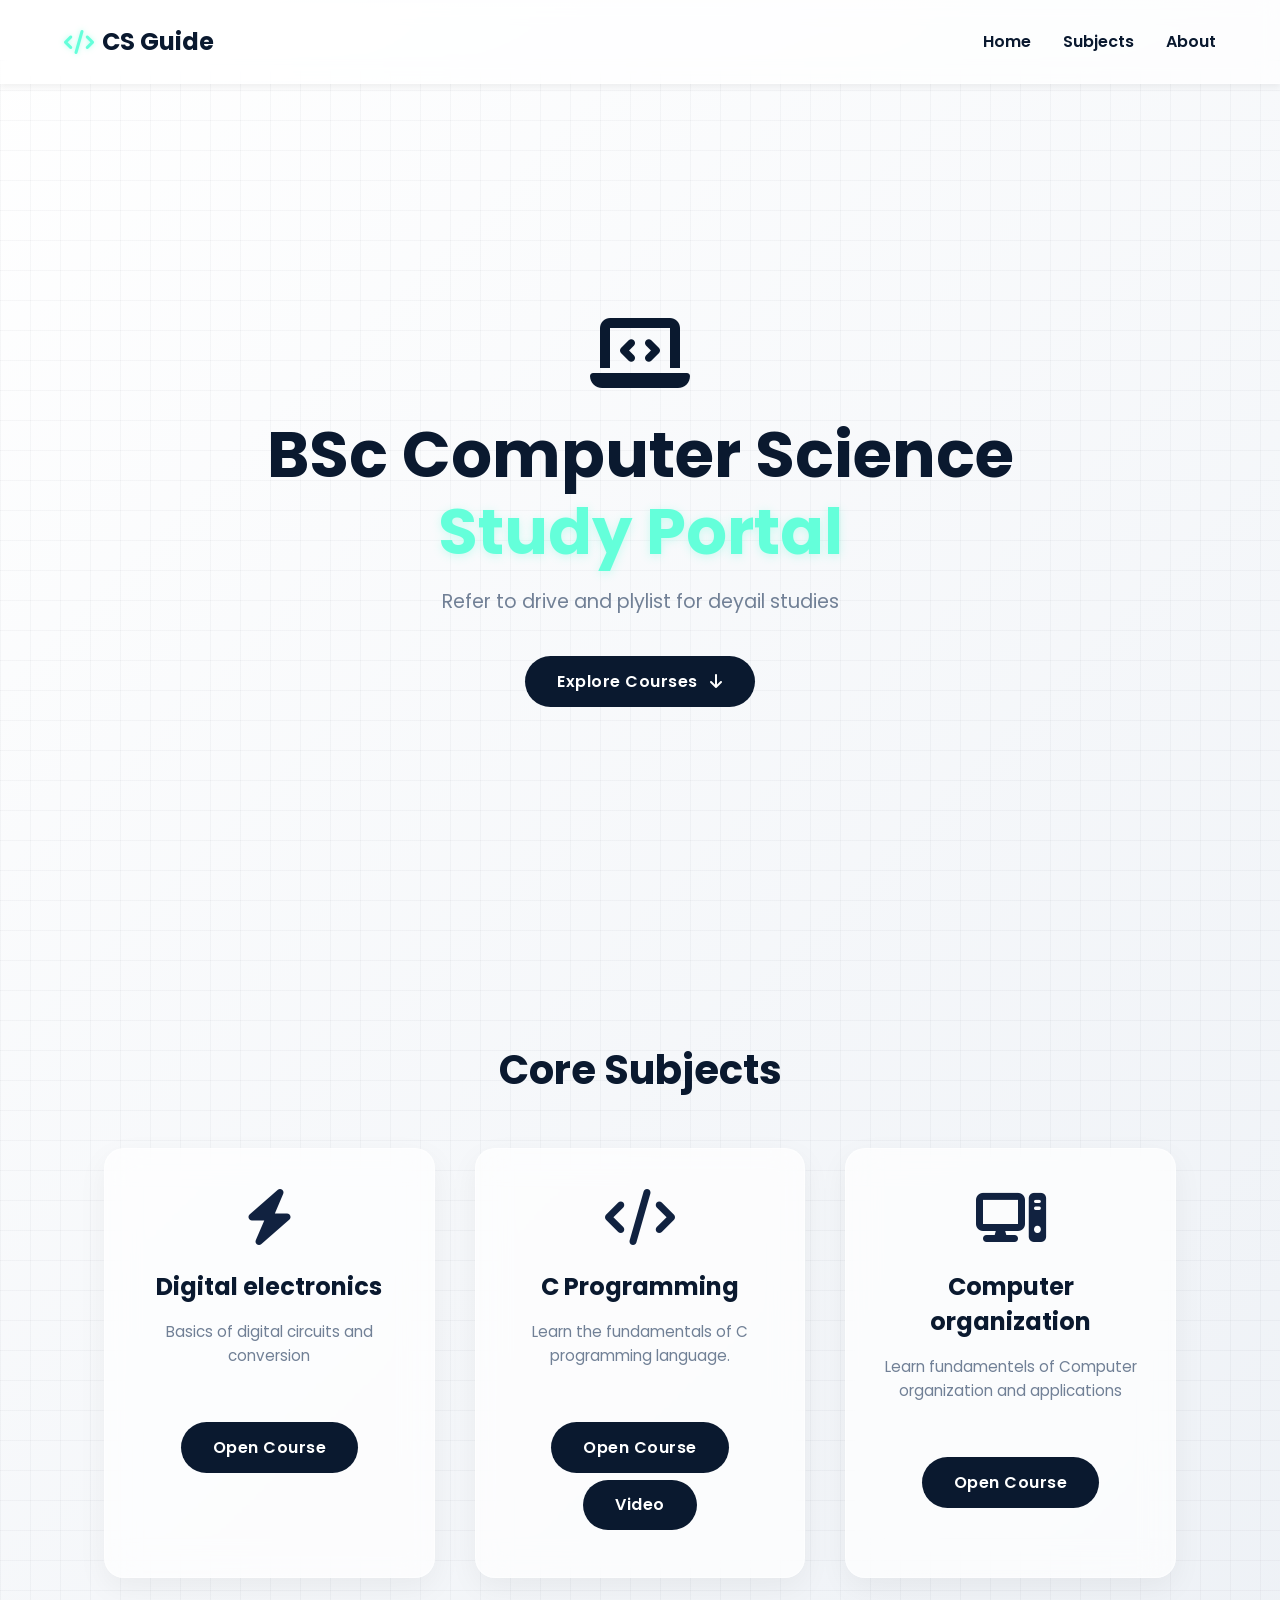
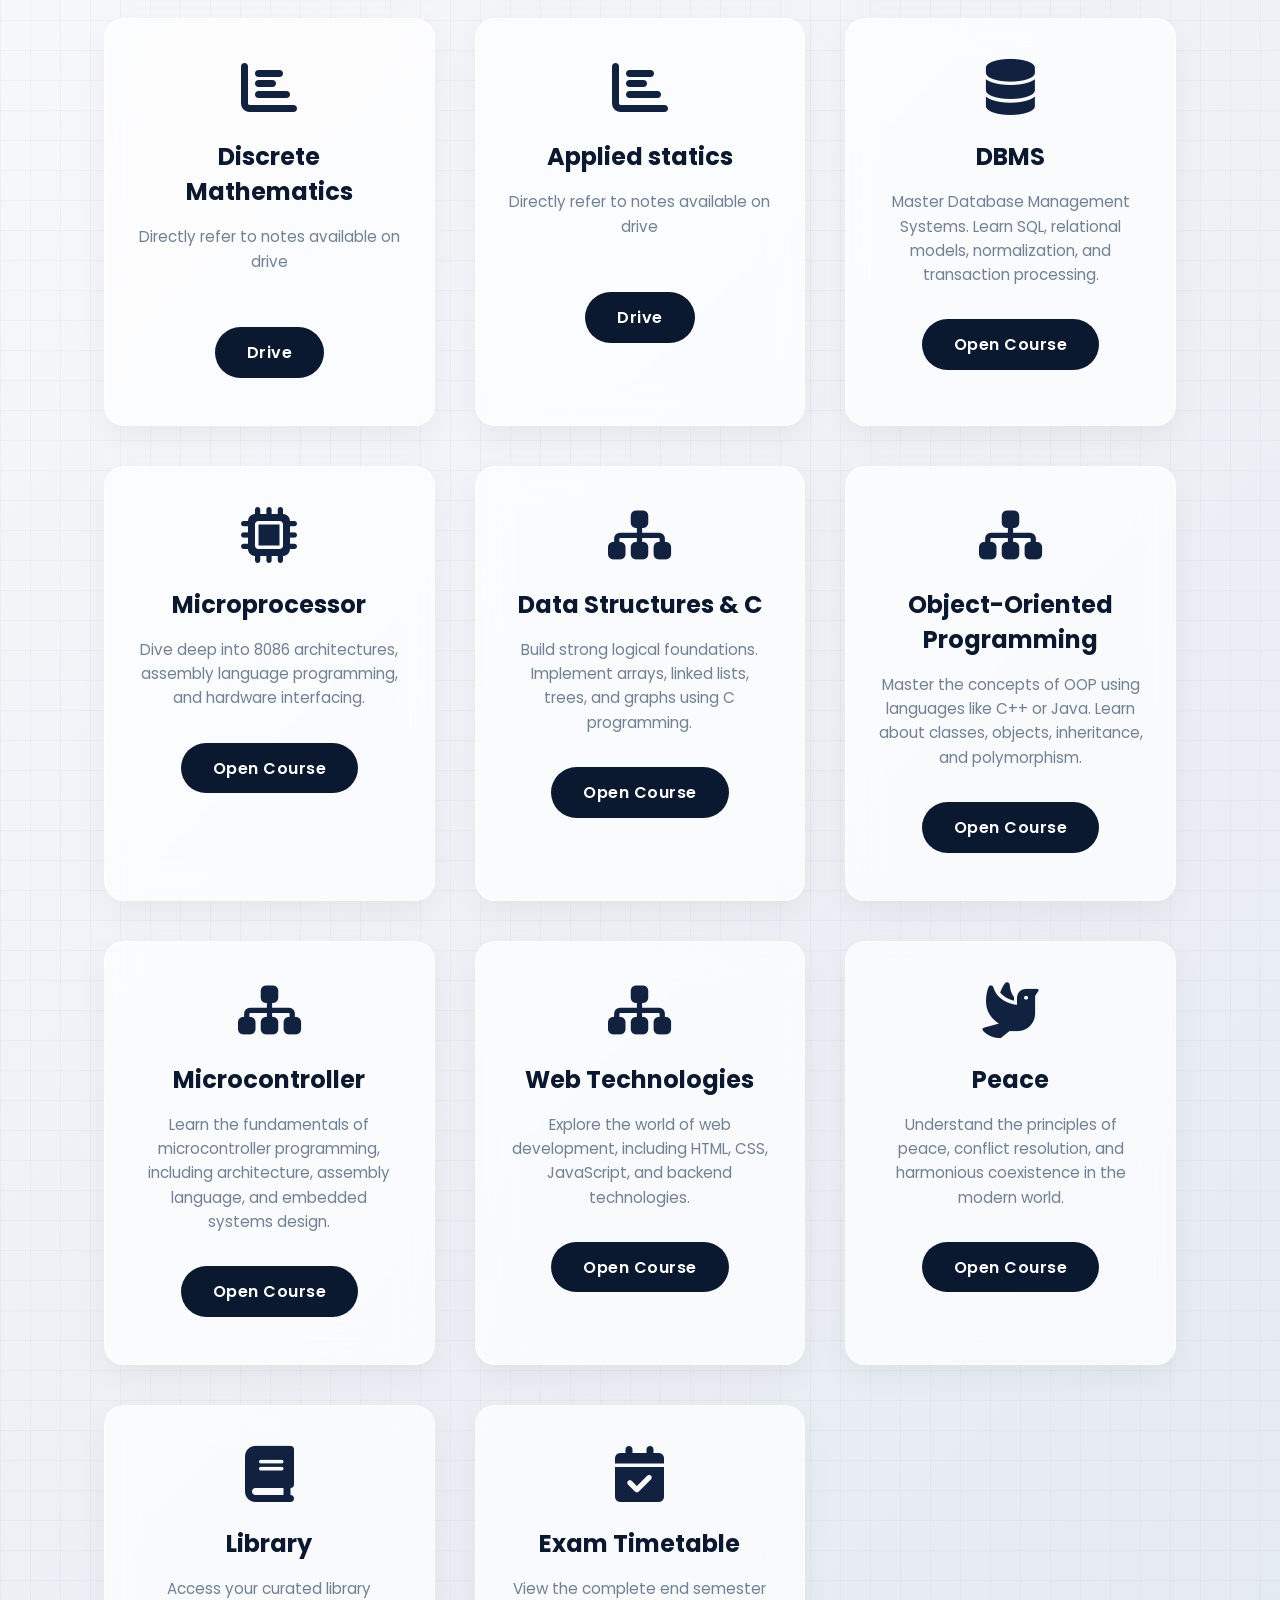
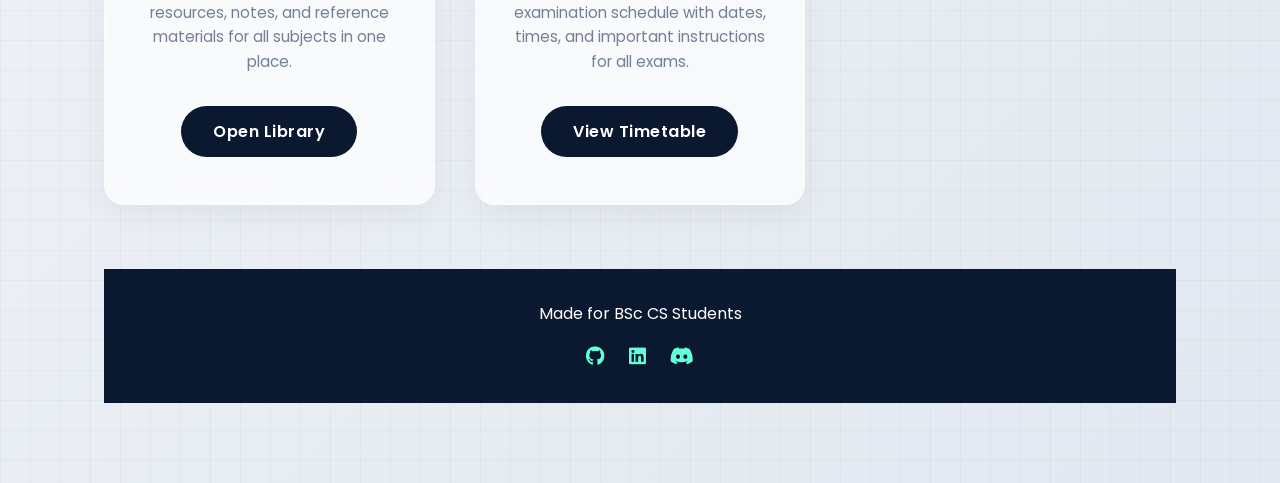
<file: index.html>
<!DOCTYPE html>
<html lang="en">
<head>
    <meta charset="UTF-8">
    <meta name="viewport" content="width=device-width, initial-scale=1.0">
    <title>BSc CS Study Portal</title>
    
    <!-- Google Fonts: Poppins -->
    <link href="https://fonts.googleapis.com/css2?family=Poppins:wght@300;400;600;700&display=swap" rel="stylesheet">
    
    <!-- Font Awesome for Icons -->
    <link rel="stylesheet" href="https://cdnjs.cloudflare.com/ajax/libs/font-awesome/6.4.0/css/all.min.css">

    <style>
        /* --- CSS VARIABLES --- */
        :root {
            --primary-dark: #0a192f;   /* Deep Navy Blue */
            --primary-light: #112240;
            --accent: #64ffda;         /* Teal / Cyan */
            --text-main: #2d3748;
            --text-light: #718096;
            --bg-gradient-start: #ffffff;
            --bg-gradient-end: #e2e8f0;
            --glass-bg: rgba(255, 255, 255, 0.7);
            --glass-border: rgba(255, 255, 255, 0.5);
        }

        /* --- BASE STYLES & RESET --- */
        * {
            margin: 0;
            padding: 0;
            box-sizing: border-box;
            font-family: 'Poppins', sans-serif;
            scroll-behavior: smooth;
        }

        body {
            color: var(--text-main);
            /* Light gradient + subtle grid pattern */
            background: linear-gradient(135deg, var(--bg-gradient-start), var(--bg-gradient-end));
            position: relative;
            overflow-x: hidden;
        }

        /* Subtle Background Grid Pattern */
        body::before {
            content: '';
            position: absolute;
            top: 0; left: 0; right: 0; bottom: 0;
            background-image: 
                linear-gradient(rgba(10, 25, 47, 0.03) 1px, transparent 1px),
                linear-gradient(90deg, rgba(10, 25, 47, 0.03) 1px, transparent 1px);
            background-size: 30px 30px;
            z-index: -1;
        }

        a {
            text-decoration: none;
            color: inherit;
        }

        /* --- NAVBAR --- */
        nav {
            position: fixed;
            width: 100%;
            top: 0;
            z-index: 1000;
            display: flex;
            justify-content: space-between;
            align-items: center;
            padding: 1.5rem 5%;
            /* Glassmorphism Effect */
            background: var(--glass-bg);
            backdrop-filter: blur(10px);
            border-bottom: 1px solid var(--glass-border);
            box-shadow: 0 4px 6px rgba(0, 0, 0, 0.05);
            transition: all 0.3s ease;
        }

        .logo {
            font-size: 1.5rem;
            font-weight: 700;
            color: var(--primary-dark);
            display: flex;
            align-items: center;
            gap: 0.5rem;
        }

        .logo i {
            color: var(--accent);
            text-shadow: 0 0 5px rgba(100, 255, 218, 0.5);
        }

        .nav-links {
            display: flex;
            list-style: none;
            gap: 2rem;
        }

        .nav-links a {
            font-weight: 600;
            color: var(--primary-dark);
            position: relative;
            transition: color 0.3s;
        }

        .nav-links a:hover {
            color: var(--accent);
        }

        .install-btn {
            display: inline-block;
            background: var(--accent);
            color: #ffffff;
            border: none;
            padding: 1rem 2.5rem;
            border-radius: 50px;
            font-size: 1rem;
            font-weight: 700;
            cursor: pointer;
            transition: all 0.3s ease;
            box-shadow: 0 2px 6px rgba(0, 0, 0, 0.15);
        }

        .install-btn:hover {
            background: #52e3c2;
            transform: translateY(-2px);
            box-shadow: 0 4px 8px rgba(0, 0, 0, 0.15);
        }

        /* --- HERO SECTION --- */
        .hero {
            min-height: 100vh;
            display: flex;
            flex-direction: column;
            justify-content: center;
            align-items: center;
            text-align: center;
            padding: 0 20px;
            margin-top: 60px; /* Offset for fixed navbar */
        }

        .hero h1 {
            font-size: clamp(2.5rem, 5vw, 4.5rem);
            color: var(--primary-dark);
            margin-bottom: 1rem;
            line-height: 1.2;
        }

        .hero h1 span {
            color: var(--accent);
            text-shadow: 0 2px 10px rgba(100, 255, 218, 0.3);
        }

        .hero p {
            font-size: 1.2rem;
            color: var(--text-light);
            max-width: 600px;
            margin-bottom: 2.5rem;
        }

        .hero-icon {
            font-size: 5rem;
            color: var(--primary-dark);
            margin-bottom: 1.5rem;
            animation: float 3s ease-in-out infinite;
        }

        @keyframes float {
            0% { transform: translateY(0px); }
            50% { transform: translateY(-15px); }
            100% { transform: translateY(0px); }
        }

        /* --- SUBJECTS SECTION --- */
        .subjects {
            padding: 5rem 5%;
            max-width: 1200px;
            margin: 0 auto;
        }

        .section-title {
            text-align: center;
            font-size: 2.5rem;
            color: var(--primary-dark);
            margin-bottom: 3rem;
        }

        .card-container {
            display: grid;
            grid-template-columns: repeat(auto-fit, minmax(300px, 1fr));
            gap: 2.5rem;
        }

        /* Glassmorphism Cards */
        .card {
            background: var(--glass-bg);
            backdrop-filter: blur(16px);
            border: 1px solid var(--glass-border);
            border-radius: 20px;
            padding: 2.5rem 2rem;
            text-align: center;
            box-shadow: 0 10px 30px rgba(0, 0, 0, 0.05);
            transition: all 0.4s cubic-bezier(0.175, 0.885, 0.32, 1.275);
            opacity: 0; /* For scroll animation */
            transform: translateY(30px); /* For scroll animation */
        }

        /* Animation class added via JS */
        .card.show {
            opacity: 1;
            transform: translateY(0);
        }

        .card:hover {
            transform: translateY(-10px) scale(1.02);
            box-shadow: 0 20px 40px rgba(10, 25, 47, 0.1);
            border-color: var(--accent);
        }

        .card-icon {
            font-size: 3.5rem;
            color: var(--primary-light);
            margin-bottom: 1.5rem;
            transition: color 0.3s;
        }

        .card:hover .card-icon {
            color: var(--accent);
        }

        .card h3 {
            font-size: 1.5rem;
            color: var(--primary-dark);
            margin-bottom: 1rem;
        }

        .card p {
            color: var(--text-light);
            font-size: 0.95rem;
            margin-bottom: 2rem;
            line-height: 1.6;
            min-height: 70px;
        }

        /* --- BUTTONS --- */
        .btn {
            display: inline-block;
            background: var(--primary-dark);
            color: #ffffff;
            padding: 0.8rem 2rem;
            border-radius: 50px;
            font-weight: 600;
            letter-spacing: 0.5px;
            transition: all 0.3s ease;
            position: relative;
            overflow: hidden;
            z-index: 1;
        }

        .btn::before {
            content: '';
            position: absolute;
            top: 0; left: 0; width: 100%; height: 100%;
            background: linear-gradient(45deg, var(--primary-dark), var(--accent));
            z-index: -1;
            transition: opacity 0.3s ease;
            opacity: 0;
        }

        .btn:hover::before {
            opacity: 1;
        }

        .btn:hover {
            color: #ffffff;
            box-shadow: 0 5px 15px rgba(100, 255, 218, 0.4);
        }

        /* --- FOOTER --- */
        footer {
            background: var(--primary-dark);
            color: #ffffff;
            text-align: center;
            padding: 2rem 5%;
            margin-top: 4rem;
        }

        .social-links {
            margin-top: 1rem;
        }

        .social-links a {
            color: var(--accent);
            font-size: 1.2rem;
            margin: 0 10px;
            transition: transform 0.3s;
            display: inline-block;
        }

        .social-links a:hover {
            transform: translateY(-3px);
            color: #ffffff;
        }

        /* --- RESPONSIVE DESIGN --- */
        /* --- EXAM POPUP MODAL --- */
        .modal {
            display: none;
            position: fixed;
            z-index: 2000;
            left: 0;
            top: 0;
            width: 100%;
            height: 100%;
            background-color: rgba(0, 0, 0, 0.5);
            backdrop-filter: blur(5px);
            animation: fadeIn 0.3s ease-in;
        }

        @keyframes fadeIn {
            from { opacity: 0; }
            to { opacity: 1; }
        }

        .modal.show {
            display: flex;
            justify-content: center;
            align-items: center;
        }

        .modal-content {
            background: var(--glass-bg);
            backdrop-filter: blur(16px);
            border: 2px solid var(--accent);
            border-radius: 25px;
            padding: 3rem;
            max-width: 450px;
            width: 90%;
            text-align: center;
            box-shadow: 0 20px 60px rgba(0, 0, 0, 0.3);
            animation: slideIn 0.4s cubic-bezier(0.175, 0.885, 0.32, 1.275);
            position: relative;
        }

        @keyframes slideIn {
            from {
                transform: translateY(-50px);
                opacity: 0;
            }
            to {
                transform: translateY(0);
                opacity: 1;
            }
        }

        .modal-header {
            display: flex;
            justify-content: space-between;
            align-items: center;
            margin-bottom: 1.5rem;
        }

        .modal-title {
            font-size: 1.8rem;
            color: var(--primary-dark);
            font-weight: 700;
            margin: 0;
            flex-grow: 1;
        }

        .close-btn {
            background: none;
            border: none;
            font-size: 1.5rem;
            color: var(--text-light);
            cursor: pointer;
            transition: color 0.3s;
        }

        .close-btn:hover {
            color: var(--accent);
        }

        .modal-icon {
            font-size: 3rem;
            color: var(--accent);
            margin-bottom: 1rem;
            animation: pulse 1.5s ease-in-out infinite;
        }

        @keyframes pulse {
            0%, 100% { transform: scale(1); }
            50% { transform: scale(1.1); }
        }

        .modal-body {
            margin: 2rem 0;
        }

        .modal-body p {
            color: var(--text-main);
            font-size: 1rem;
            line-height: 1.6;
            margin-bottom: 1rem;
        }

        .modal-body .highlight {
            color: var(--accent);
            font-weight: 700;
            font-size: 1.1rem;
        }

        .modal-body .countdown {
            background: rgba(100, 255, 218, 0.1);
            border: 2px solid var(--accent);
            border-radius: 15px;
            padding: 1rem;
            margin: 1rem 0;
            font-weight: 600;
            color: var(--primary-dark);
        }

        .modal-footer {
            display: flex;
            gap: 1rem;
            margin-top: 2rem;
        }

        .modal-btn {
            flex: 1;
            padding: 0.9rem 1.5rem;
            border: none;
            border-radius: 50px;
            font-weight: 600;
            cursor: pointer;
            font-size: 1rem;
            transition: all 0.3s ease;
        }

        .modal-btn-primary {
            background: linear-gradient(135deg, var(--primary-dark), var(--primary-light));
            color: #ffffff;
        }

        .modal-btn-primary:hover {
            box-shadow: 0 8px 20px rgba(100, 255, 218, 0.4);
            transform: translateY(-2px);
        }

        .modal-btn-secondary {
            background: transparent;
            color: var(--primary-dark);
            border: 2px solid var(--primary-dark);
        }

        .modal-btn-secondary:hover {
            background: var(--primary-dark);
            color: #ffffff;
        }

        @media (max-width: 768px) {
            .nav-links {
                display: none; /* In a real app, you'd add a hamburger menu here */
            }
            .hero {
                padding-top: 80px;
            }
            .card-container {
                grid-template-columns: 1fr;
            }
            .modal-content {
                padding: 2rem;
                margin: 1rem;
            }
            .modal-title {
                font-size: 1.4rem;
            }
        }
    </style>
</head>
<body>

    <!-- Header / Navbar -->
    <nav>
        <div class="logo">
            <i class="fa-solid fa-code"></i> CS Guide
        </div>
        <ul class="nav-links">
            <li><a href="#home">Home</a></li>
            <li><a href="#subjects">Subjects</a></li>
            <li><a href="#about">About</a></li>
        </ul>
    </nav>

    <!-- Exam Notification Modal -->
 <!-- <div id="examModal" class="modal">
        <div class="modal-content">
            <div class="modal-header">
                <h2 class="modal-title">🎓 Upcoming Exam</h2>
                <button class="close-btn" onclick="closeExamModal()">&times;</button>
            </div>
            <div class="modal-icon">
                <i class="fa-solid fa-triangle-exclamation"></i>
            </div>
            <div class="modal-body">
                <p>Prepare for your <span class="highlight">End Semester Exams</span>!</p>
                <div class="countdown">
                    <p>📅 Starting from May 15, 2026</p>
                </div>
                <p style="font-size: 0.95rem; color: var(--text-light);">Click below to view the complete timetable and exam schedule.</p>
            </div>
            <div class="modal-footer">
                <a href="timetable.html" class="modal-btn modal-btn-primary">
                    <i class="fa-solid fa-calendar-check"></i> View Timetable
                </a>
                <button class="modal-btn modal-btn-secondary" onclick="closeExamModal()">Close</button>
            </div>
        </div>
    </div> -->  

    <!-- Hero Section -->
    <section class="hero" id="home">
        <i class="fa-solid fa-laptop-code hero-icon"></i>
        <h1>BSc Computer Science <br><span>Study Portal</span></h1>
        <p>Refer to drive and plylist for deyail studies</p>
        <a href="#subjects" class="btn">Explore Courses <i class="fa-solid fa-arrow-down" style="margin-left: 8px;"></i></a>
    </section>

    <!-- Main Subjects Section -->
    <section class="subjects" id="subjects">
        <h2 class="section-title">Core Subjects</h2>
        
        <div class="card-container">
            
            <!-- Digital electronics -->
            <div class="card">
                <i class="fa-solid fa-bolt card-icon"></i>
                <h3>Digital electronics</h3>
                <p>Basics of digital circuits and conversion</p>
                <!-- Links to external page -->
                <a href="upcomming.html" class="btn">Open Course</a>
            </div> 

            <!-- C programming -->
            <div class="card">
                <i class="fa-solid fa-code card-icon"></i>
                <h3>C Programming</h3>
                <p>Learn the fundamentals of C programming language.</p>
                <!-- Links to external page -->
                <a href="https://www.w3schools.com/c/c_intro.php" class="btn">Open Course</a>
                <a href="https://youtu.be/xND0t1pr3KY" class="btn">Video</a>
            </div>

            <!-- Computer orginazation-->
            <div class="card">
                <i class="fa-solid fa-computer card-icon"></i>
                <h3>Computer organization</h3>
                <p>Learn fundamentels of Computer organization and applications</p>
                <!-- Links to external page -->
                <a href="upcomming.html" class="btn">Open Course</a>
            </div>

            <!-- Descrete Maths-->
            <div class="card">
                <i class="fa-solid fa-chart-bar card-icon"></i>
                <h3>Discrete Mathematics</h3>
                <p>Directly refer to notes available on drive</p>
                <!-- Links to external page -->
                <a href="https://drive.google.com/drive/folders/15zktn5iy_W19FlaU7ZWNYQQM2l0MkSCJ?usp=drive_link" class="btn">Drive</a>
            </div>

            <!-- Applied statics-->
            <div class="card">
                <i class="fa-solid fa-chart-bar card-icon"></i>
                <h3>Applied statics</h3>
                <p>Directly refer to notes available on drive</p>
                <!-- Links to external page -->
                <a href="https://drive.google.com/drive/folders/1lSsdepGSuoCoI-VDi45gAXhel7ZaSjwI?usp=drive_link" class="btn">Drive</a>
            </div>

            <!-- DBMS Card -->
            <div class="card">
                <i class="fa-solid fa-database card-icon"></i>
                <h3>DBMS</h3>
                <p>Master Database Management Systems. Learn SQL, relational models, normalization, and transaction processing.</p>
                <!-- Links to external page -->
                <a href="dbms.html" class="btn">Open Course</a>
            </div>

            <!-- Microprocessor Card -->
            <div class="card">
                <i class="fa-solid fa-microchip card-icon"></i>
                <h3>Microprocessor</h3>
                <p>Dive deep into 8086 architectures, assembly language programming, and hardware interfacing.</p>
                <!-- Links to external page -->
                <a href="micro.html" class="btn">Open Course</a>
            </div>

            <!-- Data Structures Card -->
            <div class="card">
                <i class="fa-solid fa-sitemap card-icon"></i>
                <h3>Data Structures & C</h3>
                <p>Build strong logical foundations. Implement arrays, linked lists, trees, and graphs using C programming.</p>
                <!-- Links to external page -->
                <a href="https://www.geeksforgeeks.org/dsa/lmns-data-structures/" class="btn">Open Course</a>
            </div>

            <!-- OOP Card -->
            <div class="card">
                <i class="fa-solid fa-sitemap card-icon"></i>
                <h3>Object-Oriented Programming</h3>
                <p>Master the concepts of OOP using languages like C++ or Java. Learn about classes, objects, inheritance, and polymorphism.</p>
                <!-- Links to external page -->
                <a href="upcomming.html" class="btn">Open Course</a>
            </div>

            <!-- microcontroller Card -->
            <div class="card">
                <i class="fa-solid fa-sitemap card-icon"></i>
                <h3>Microcontroller</h3>
                <p>Learn the fundamentals of microcontroller programming, including architecture, assembly language, and embedded systems design.</p>
                <!-- Links to external page -->
                <a href="microcontroller.html" class="btn">Open Course</a>
            </div>

            <!-- Web Technologies Card -->
            <div class="card">
                <i class="fa-solid fa-sitemap card-icon"></i>
                <h3>Web Technologies</h3>
                <p>Explore the world of web development, including HTML, CSS, JavaScript, and backend technologies.</p>
                <!-- Links to external page -->
                <a href="webtech.html" class="btn">Open Course</a>
            </div>

            <!-- Peace Card -->
            <div class="card">
                <i class="fa-solid fa-dove card-icon"></i>
                <h3>Peace</h3>
                <p>Understand the principles of peace, conflict resolution, and harmonious coexistence in the modern world.</p>
                <!-- Links to external page -->
                <a href="peace.html" class="btn">Open Course</a>
            </div>

            <!-- Library Card -->
            <div class="card">
                <i class="fa-solid fa-book card-icon"></i>
                <h3>Library</h3>
                <p>Access your curated library resources, notes, and reference materials for all subjects in one place.</p>
                <!-- Links to library page -->
                <a href="https://drive.google.com/drive/folders/1aBUnMwhmpcdNhNzcz46ek5PPRmB-enQU?usp=drive_link" class="btn">Open Library</a>
            </div>

            <!-- Exam Timetable Card -->
            <div class="card">
                <i class="fa-solid fa-calendar-check card-icon"></i>
                <h3>Exam Timetable</h3>
                <p>View the complete end semester examination schedule with dates, times, and important instructions for all exams.</p>
                <!-- Links to timetable page -->
                <a href="examtimetable.html" class="btn">View Timetable</a>
            </div>

        </div>
    <footer id="about">
        <p>Made for BSc CS Students</p>
        <div class="social-links">
            <a href="https://github.com/ayush2025-A07"><i class="fa-brands fa-github"></i></a>
            <a href="#"><i class="fa-brands fa-linkedin"></i></a>
            <a href="#"><i class="fa-brands fa-discord"></i></a>
        </div>
    </footer>

    <!-- JavaScript for Scroll Animations -->
    <script>
        // Modal Functions
        function openExamModal() {
            document.getElementById('examModal').classList.add('show');
        }

        function closeExamModal() {
            document.getElementById('examModal').classList.remove('show');
            // Store in localStorage so it doesn't show again for 24 hours
            localStorage.setItem('examModalClosed', new Date().getTime());
        }

        // Close modal when clicking outside the modal content
        window.onclick = function(event) {
            const modal = document.getElementById('examModal');
            if (event.target === modal) {
                closeExamModal();
            }
        }

        // Show modal on page load (if not closed in last 24 hours)
        window.addEventListener('load', function() {
            const lastClosed = localStorage.getItem('examModalClosed');
            const now = new Date().getTime();
            const twentyFourHours = 24 * 60 * 60 * 1000;

            // Show modal if it hasn't been closed or if 24 hours have passed
            if (!lastClosed || (now - lastClosed) > twentyFourHours) {
                openExamModal();
            }
        });

        // Intersection Observer to trigger fade-in animations on scroll
        const observer = new IntersectionObserver((entries) => {
            entries.forEach(entry => {
                if (entry.isIntersecting) {
                    entry.target.classList.add('show');
                }
            });
        }, {
            threshold: 0.1 // Triggers when 10% of the element is visible
        });

        const cards = document.querySelectorAll('.card');
        cards.forEach((card, index) => {
            // Add a slight stagger delay to the cards
            card.style.transitionDelay = `${index * 150}ms`;
            observer.observe(card);
        });
    </script>
    
    <!-- Service Worker Registration for PWA -->
    <script>
        if ('serviceWorker' in navigator) {
            window.addEventListener('load', () => {
                navigator.serviceWorker.register('/sw.js')
                    .then(registration => {
                        console.log('Service Worker registered:', registration);
                    })
                    .catch(error => {
                        console.log('Service Worker registration failed:', error);
                    });
            });
        }

        // PWA Install Prompt
        let deferredPrompt;
        const installBtn = document.getElementById('installBtn');

        window.addEventListener('beforeinstallprompt', (e) => {
            // Prevent the mini-infobar from appearing on mobile
            e.preventDefault();
            // Stash the event so it can be triggered later
            deferredPrompt = e;
        });

        installBtn.addEventListener('click', (e) => {
            if (deferredPrompt) {
                // Show the install prompt
                deferredPrompt.prompt();
                // Wait for the user to respond to the prompt
                deferredPrompt.userChoice.then((choiceResult) => {
                    if (choiceResult.outcome === 'accepted') {
                        console.log('User accepted the install prompt');
                        installBtn.style.display = 'none';
                    } else {
                        console.log('User dismissed the install prompt');
                    }
                    deferredPrompt = null;
                });
            } else {
                // Fallback for browsers that don't support beforeinstallprompt
                alert('To install this app, look for the install icon in your browser\'s address bar or menu.');
            }
        });

        window.addEventListener('appinstalled', (evt) => {
            console.log('App was installed');
            installBtn.style.display = 'none';
        });
    </script>
</body>
</html>
</file>
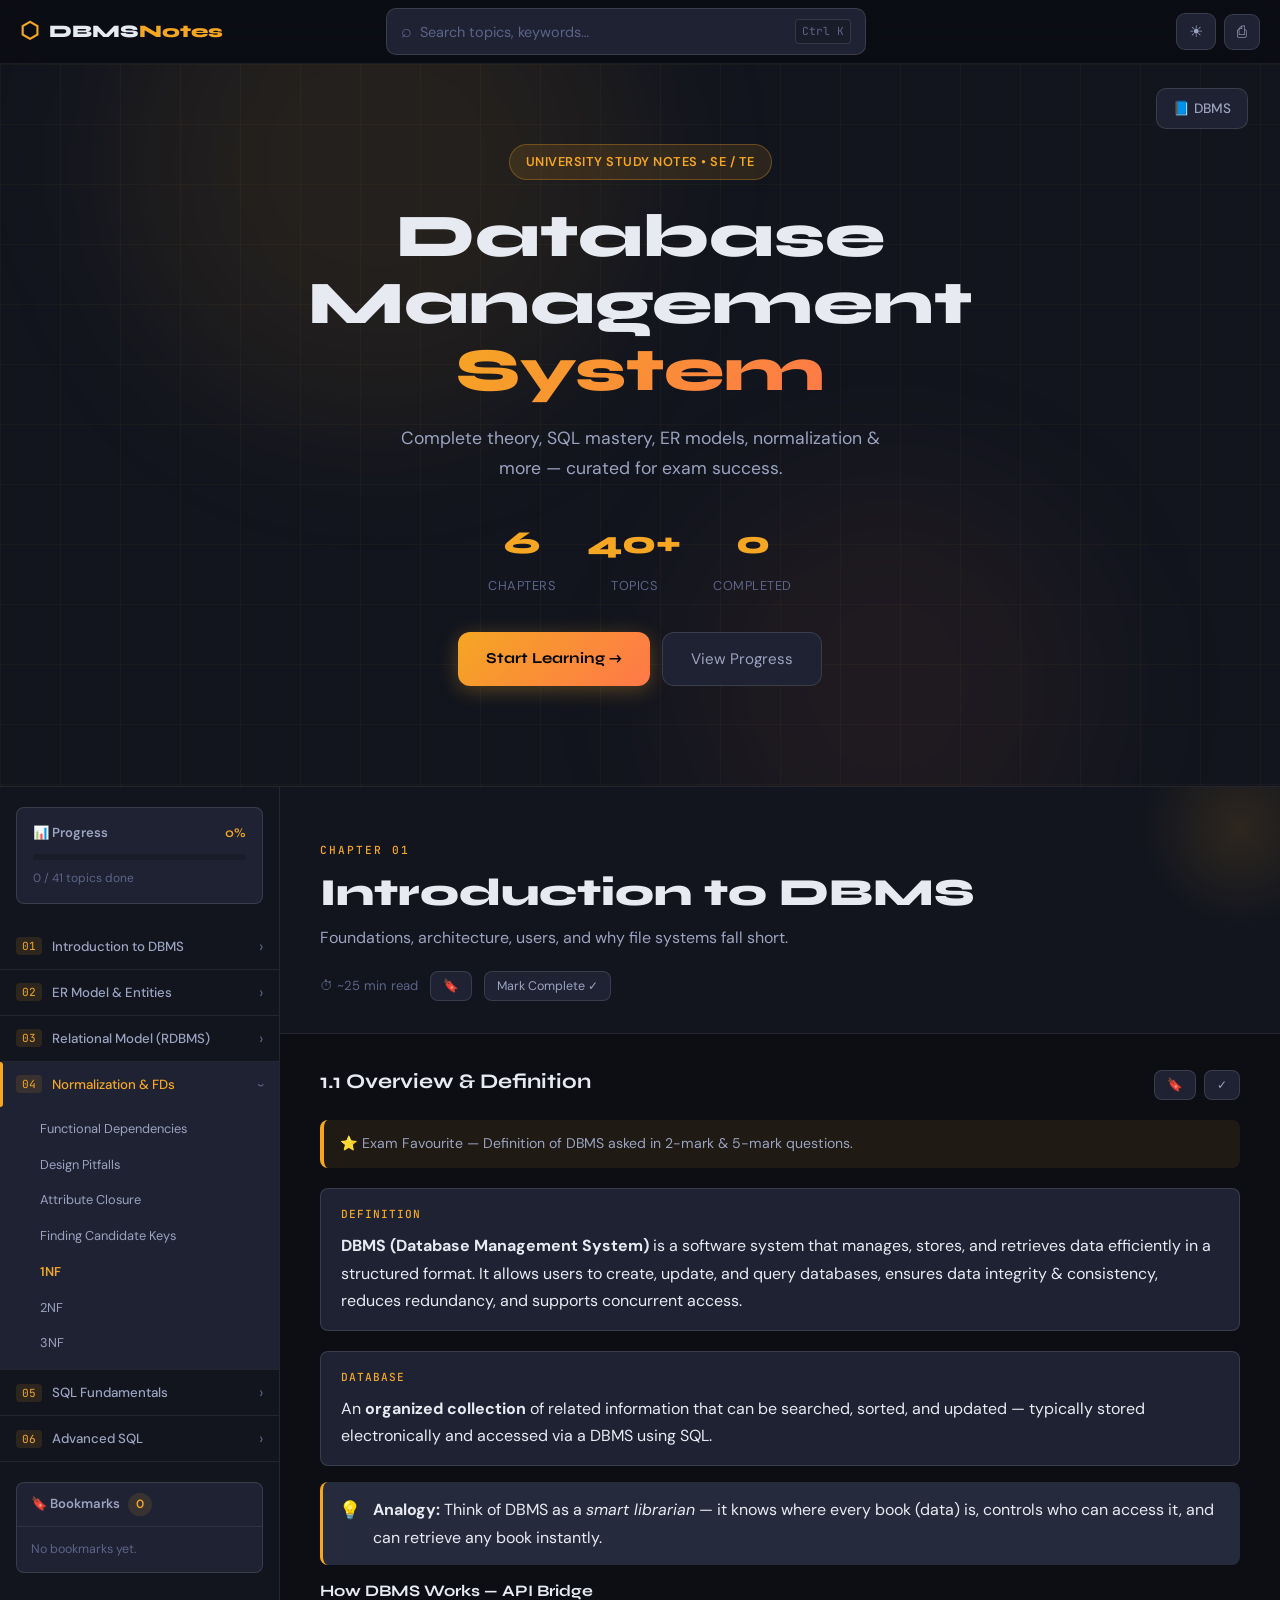
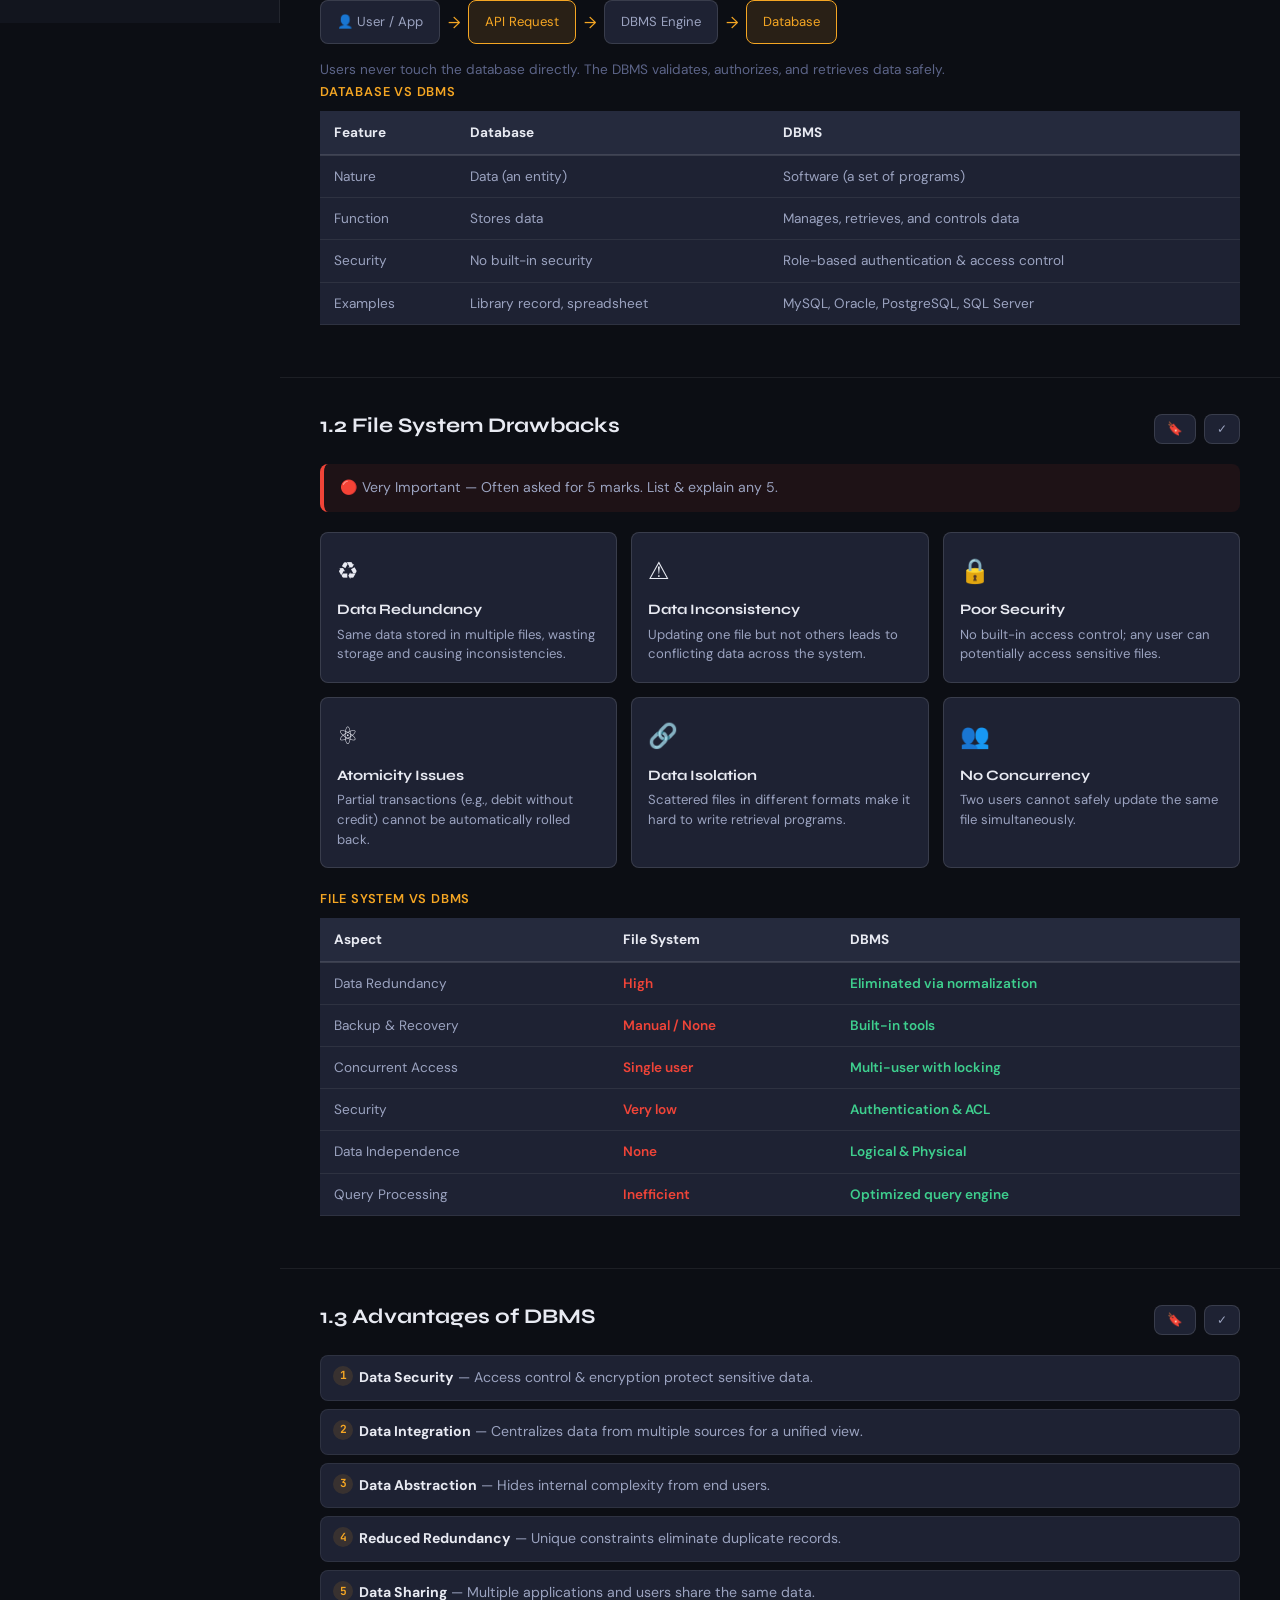
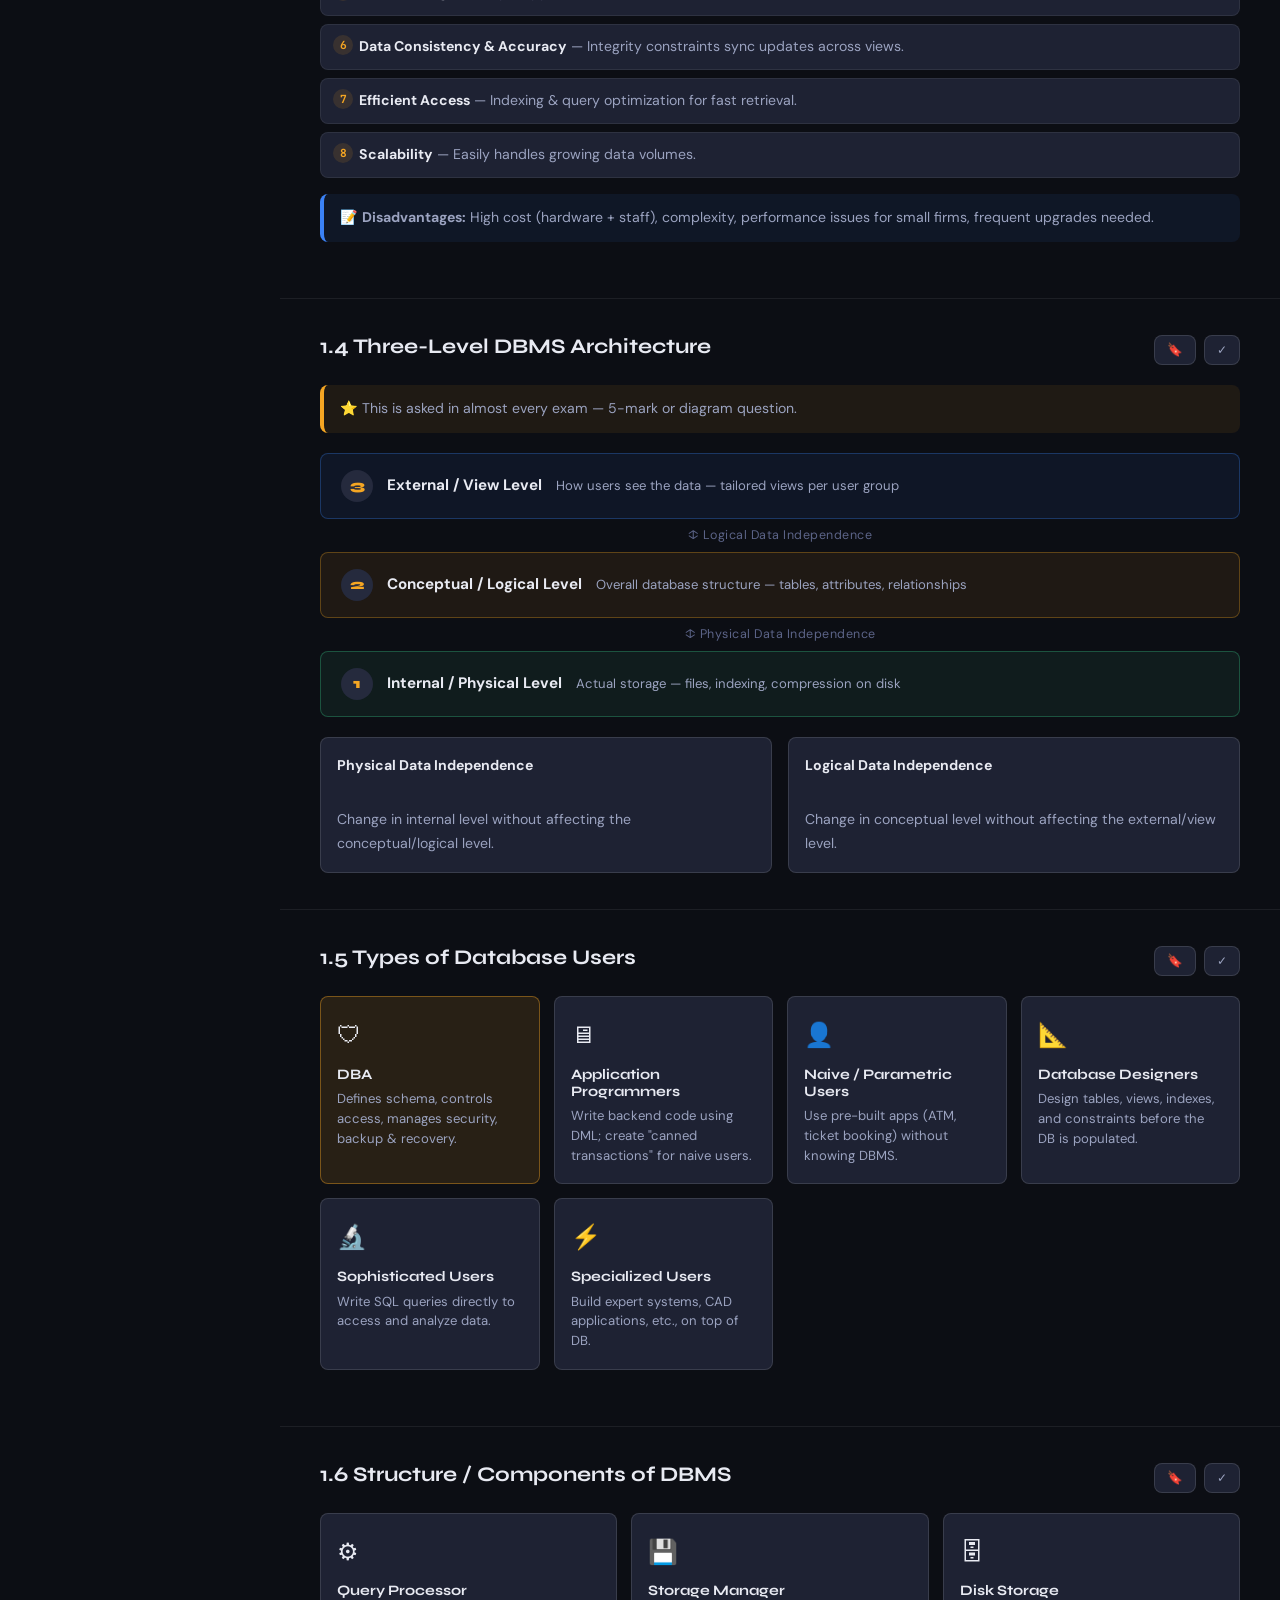
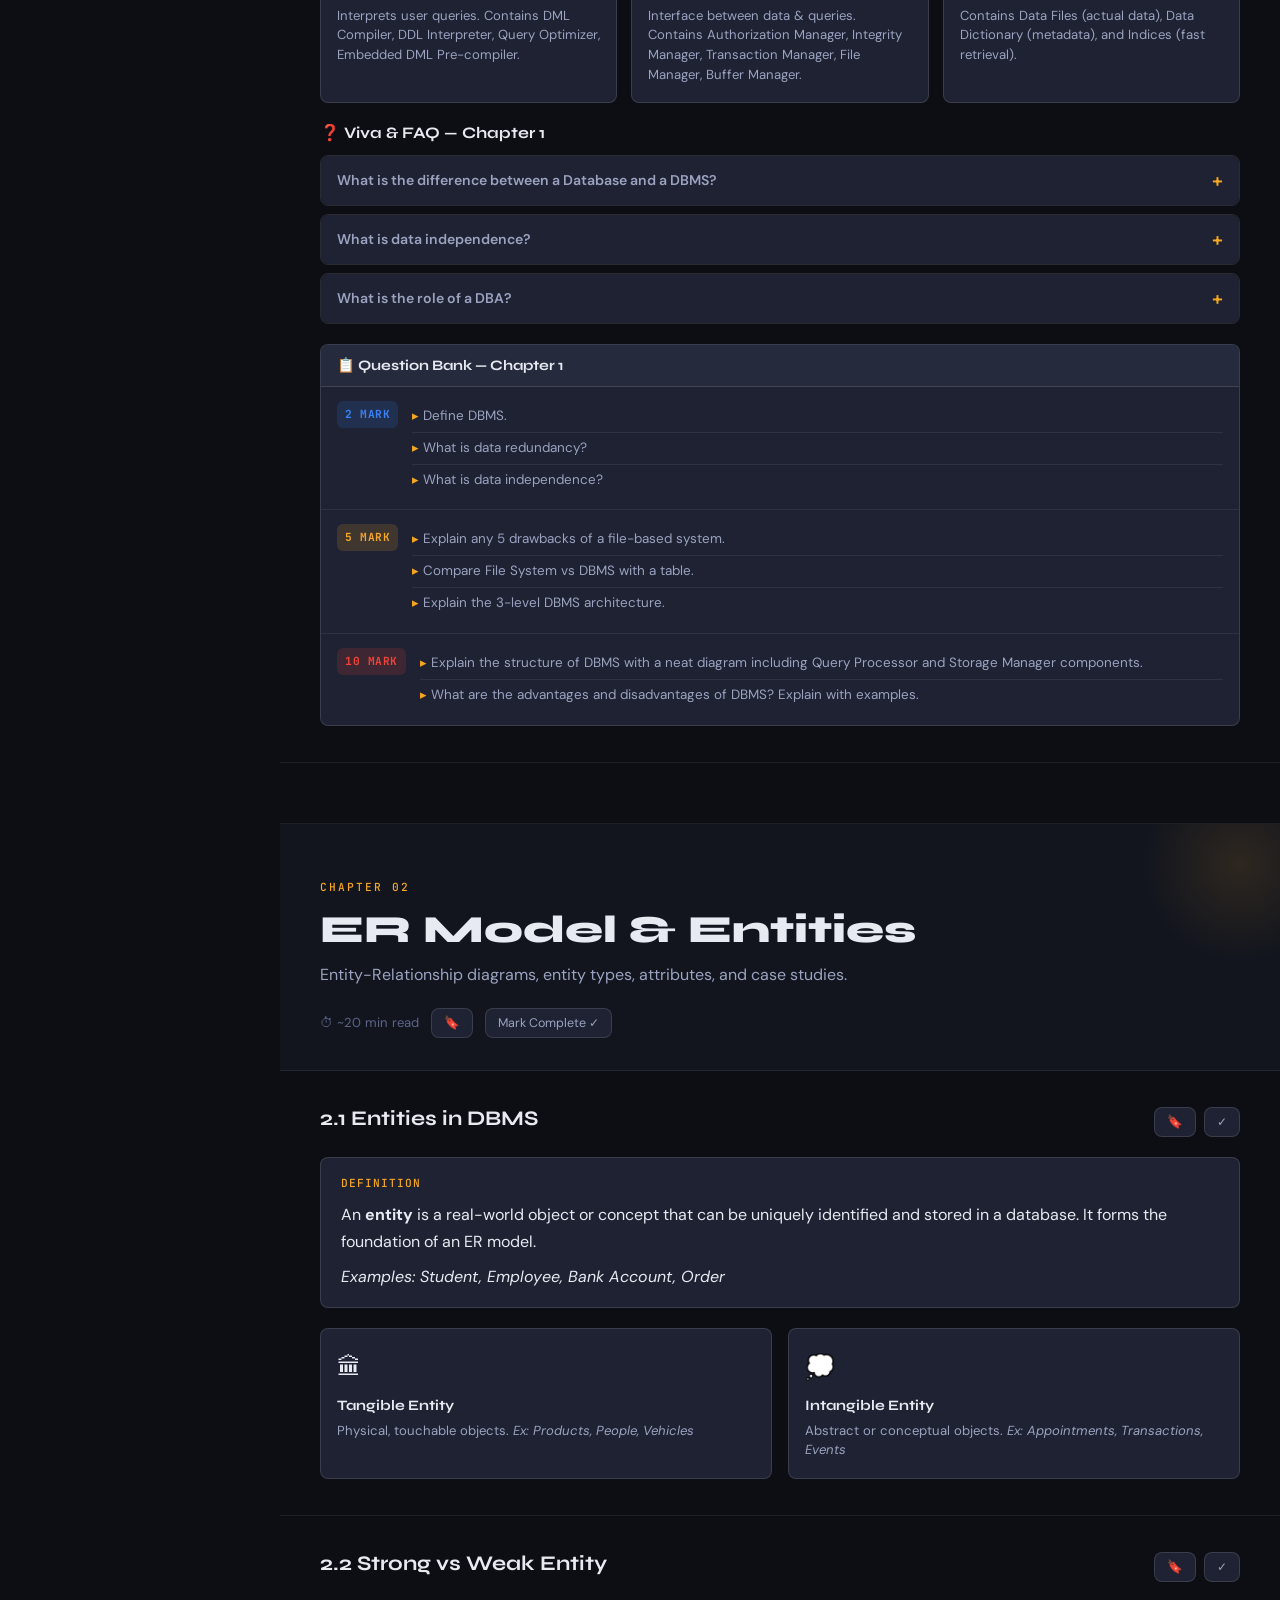
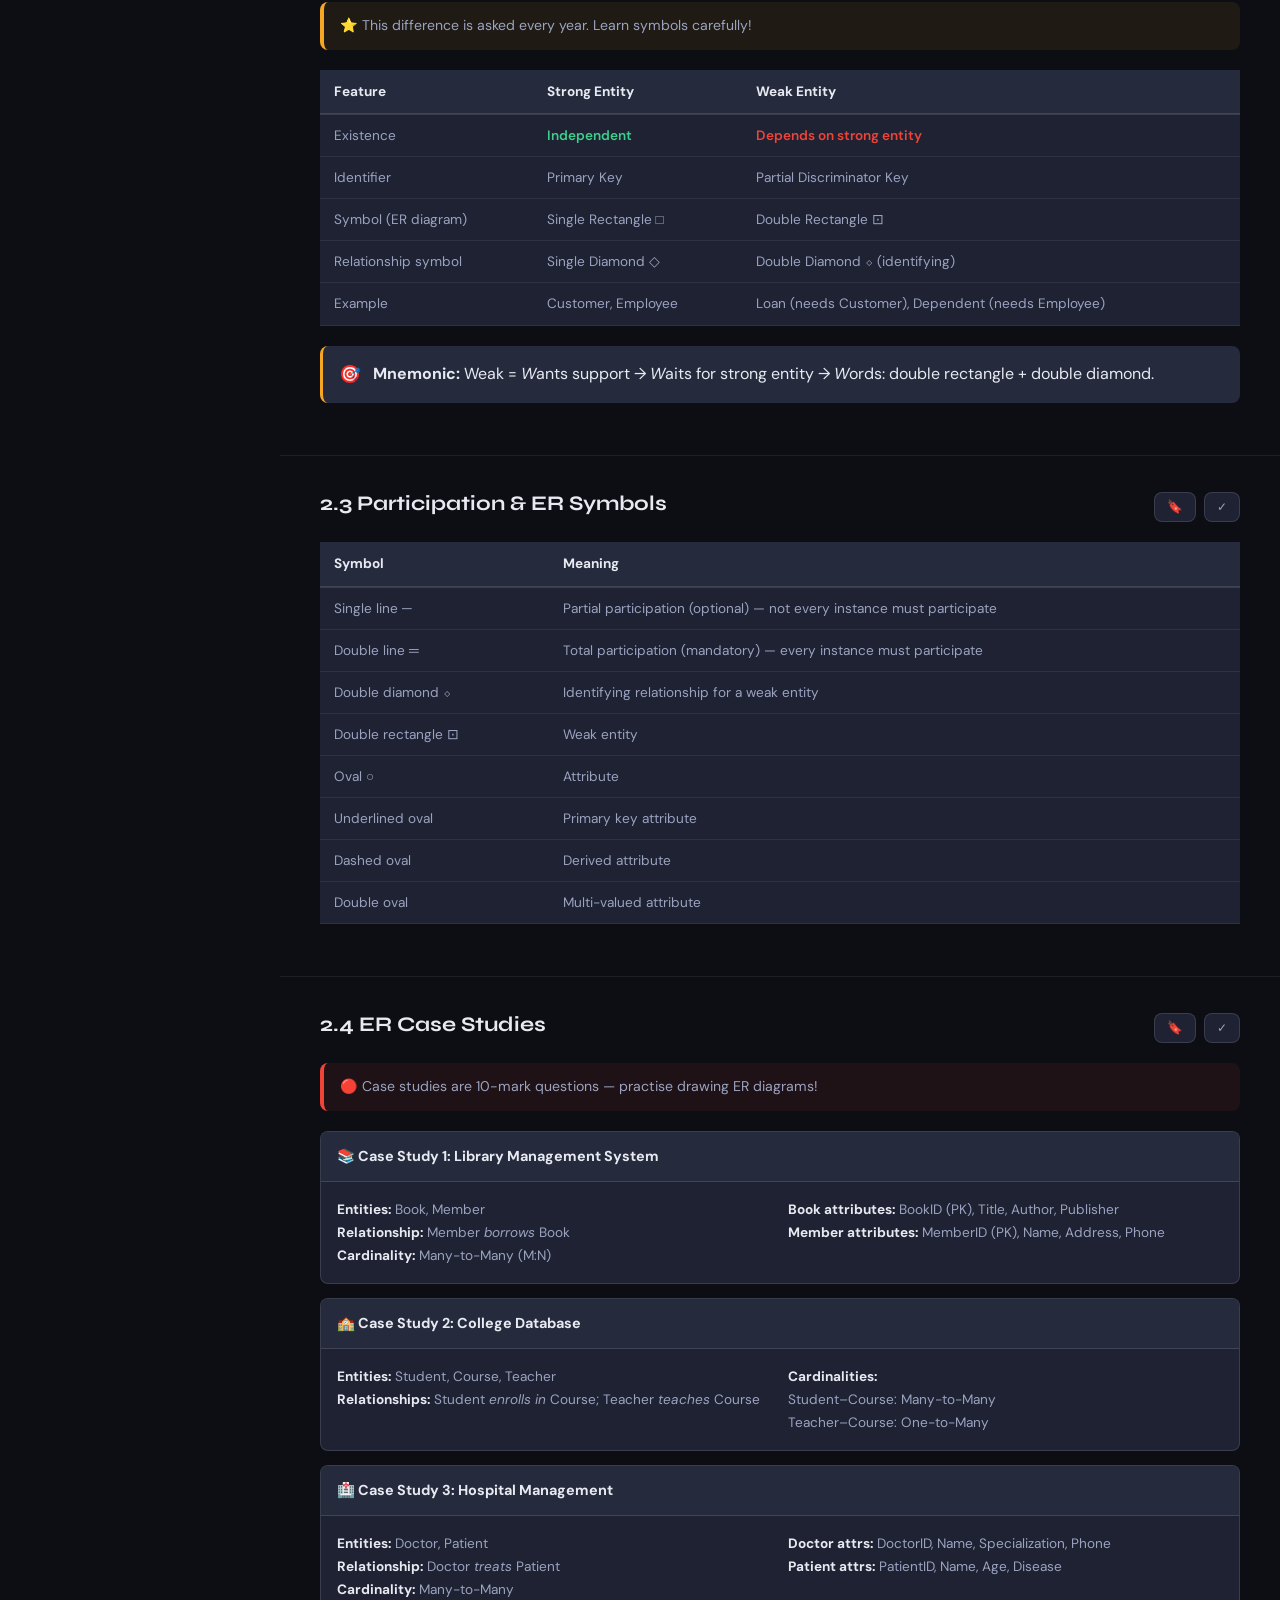
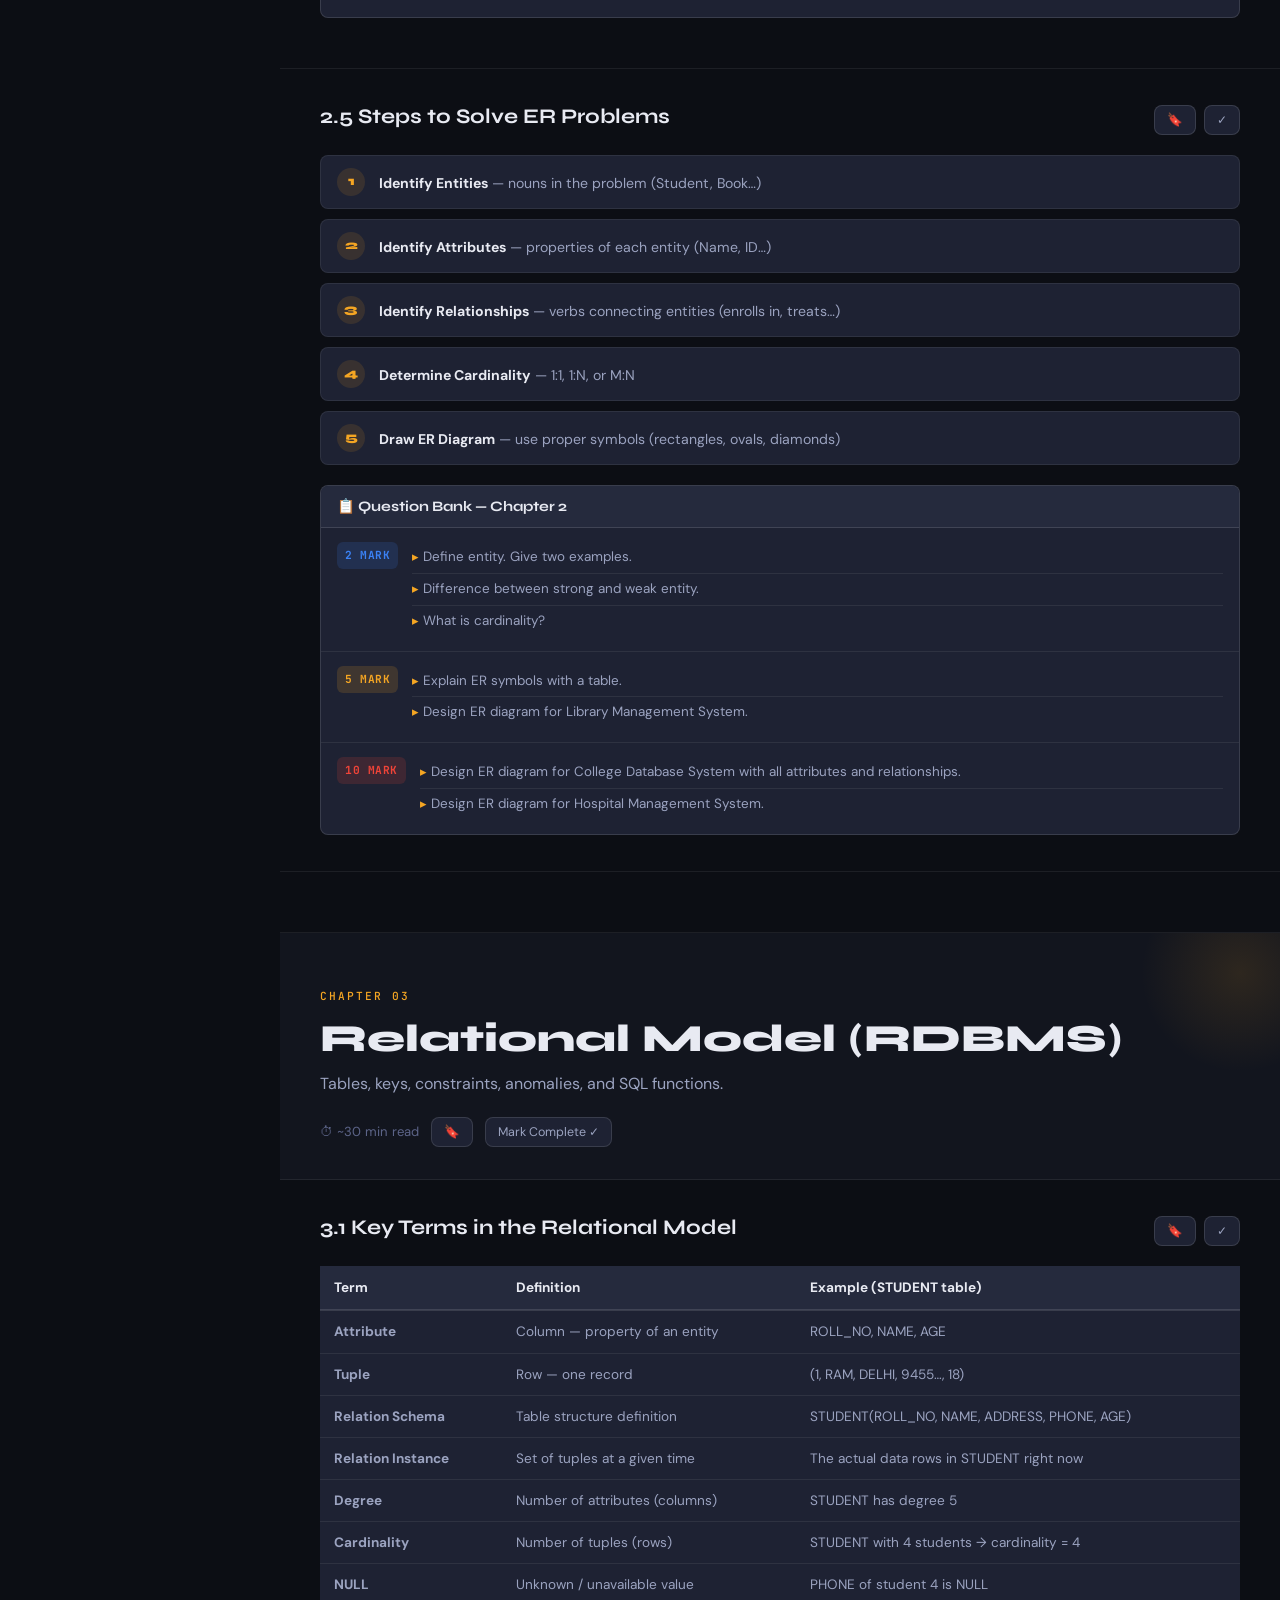
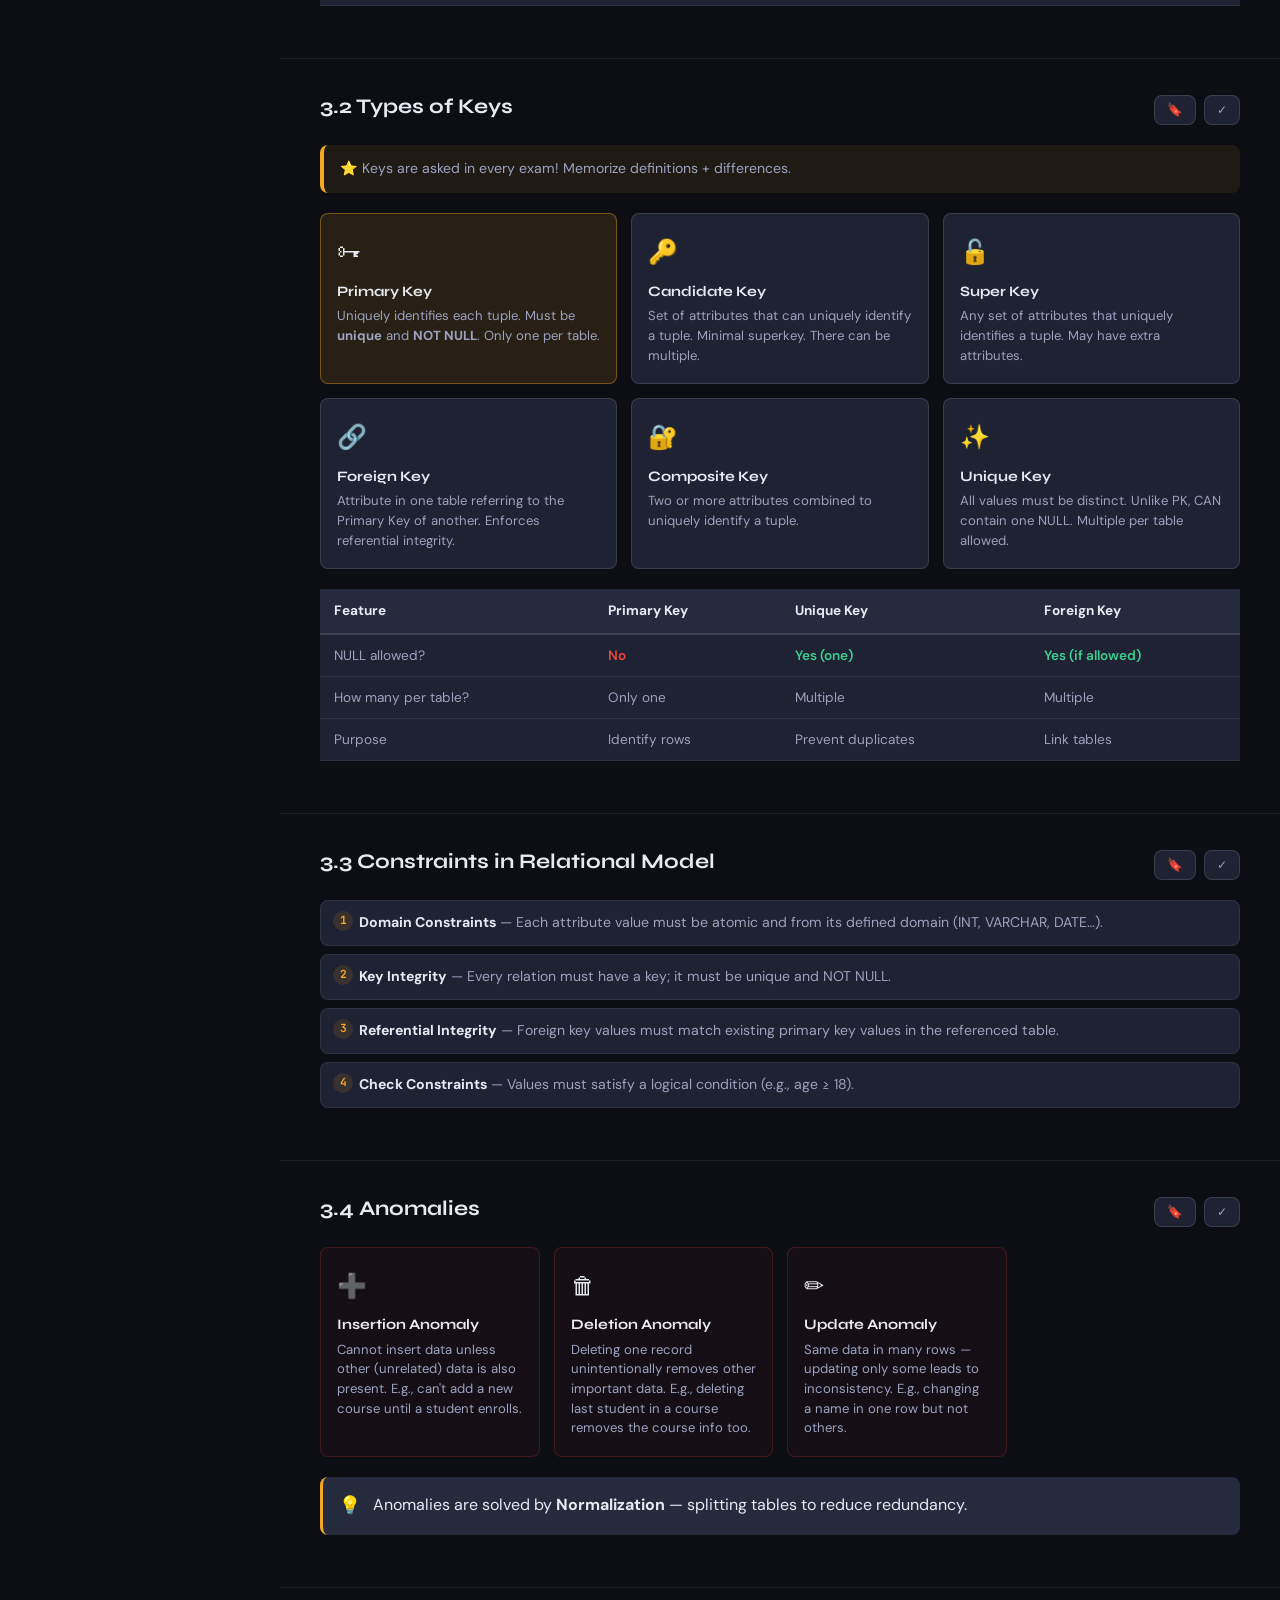
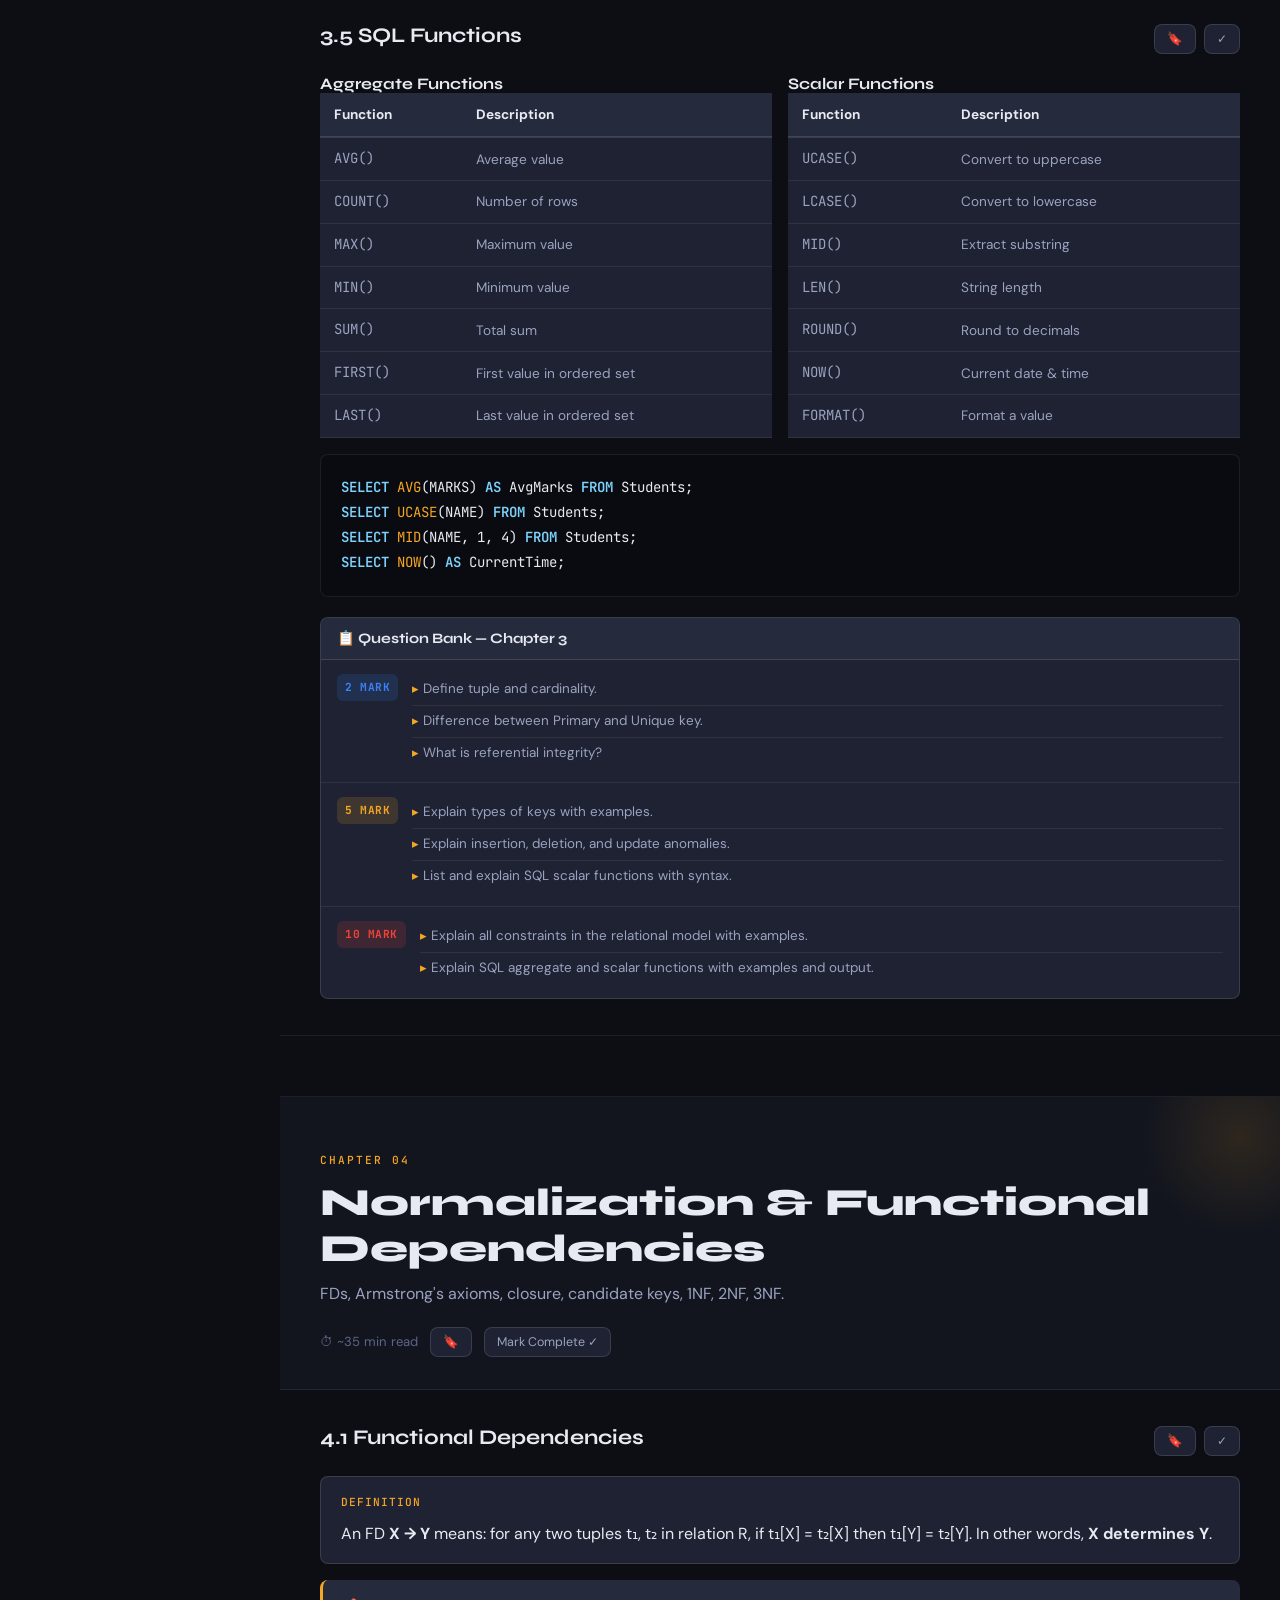
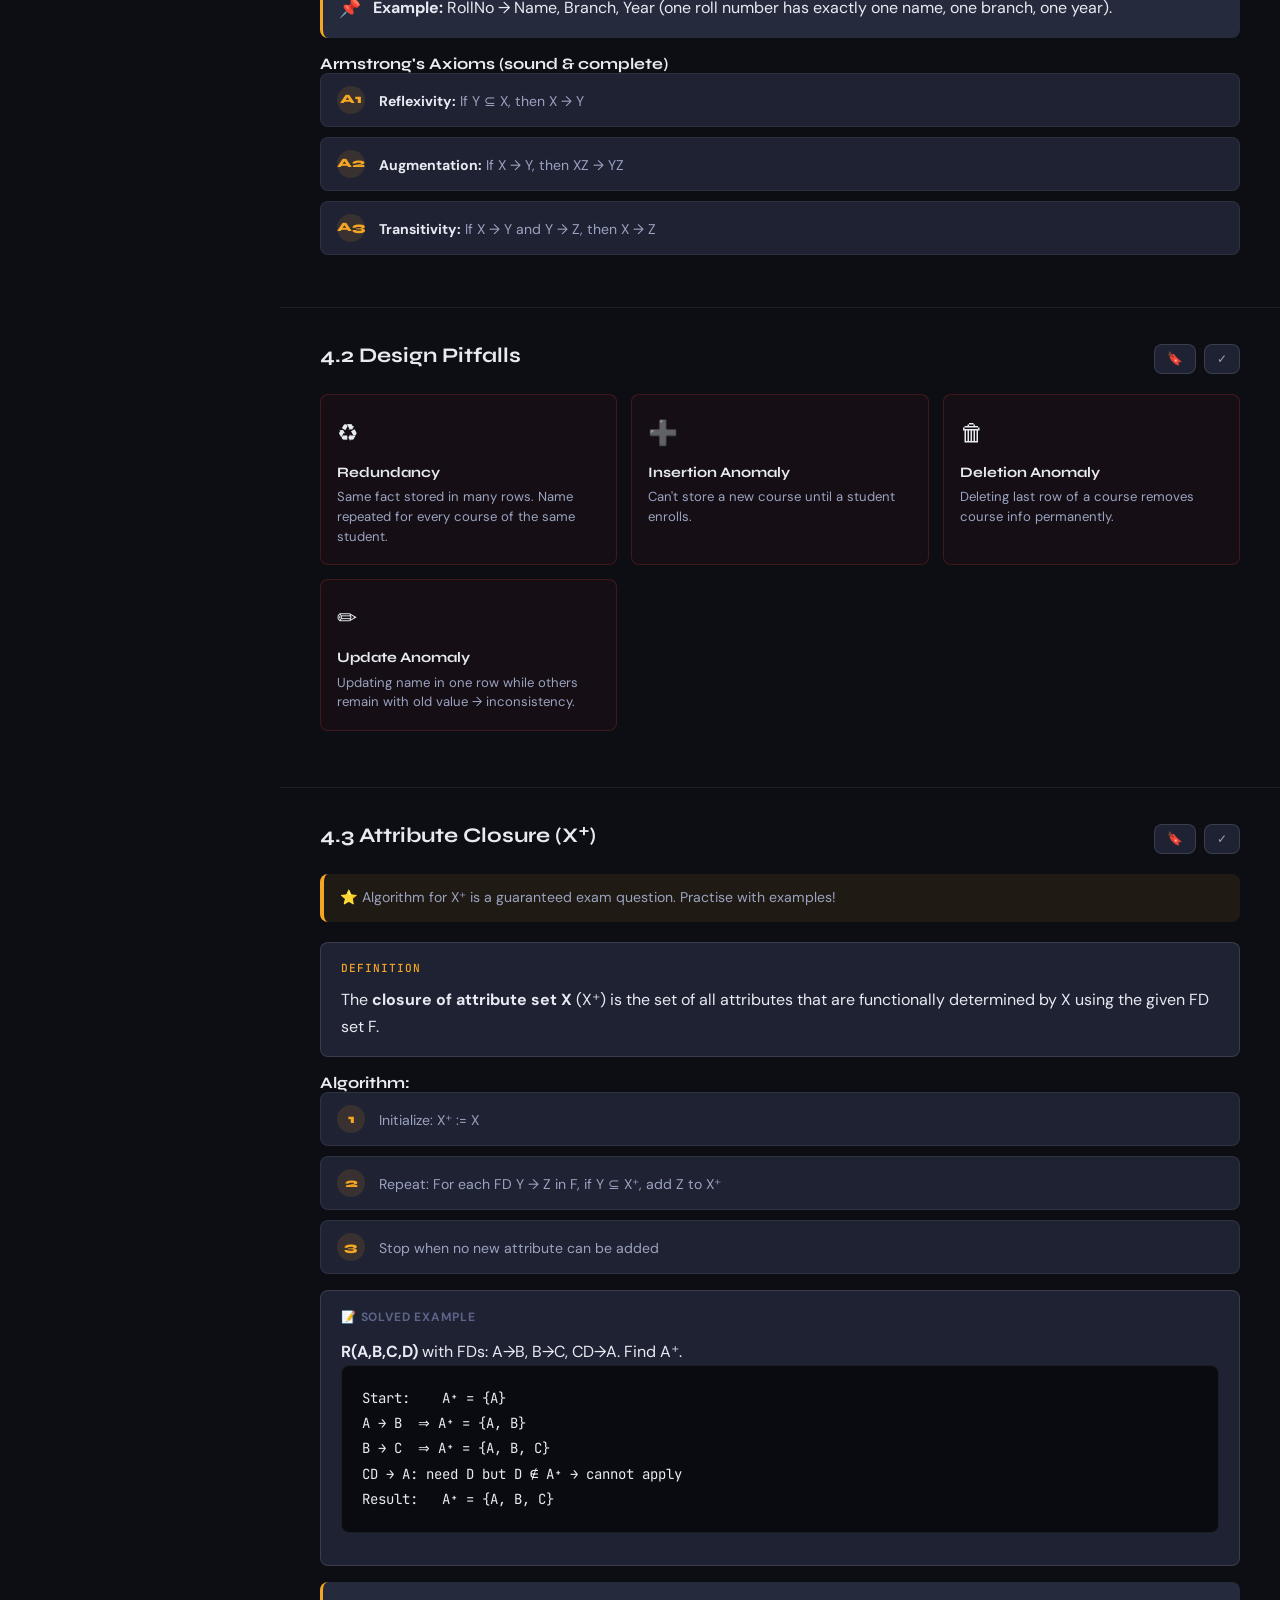
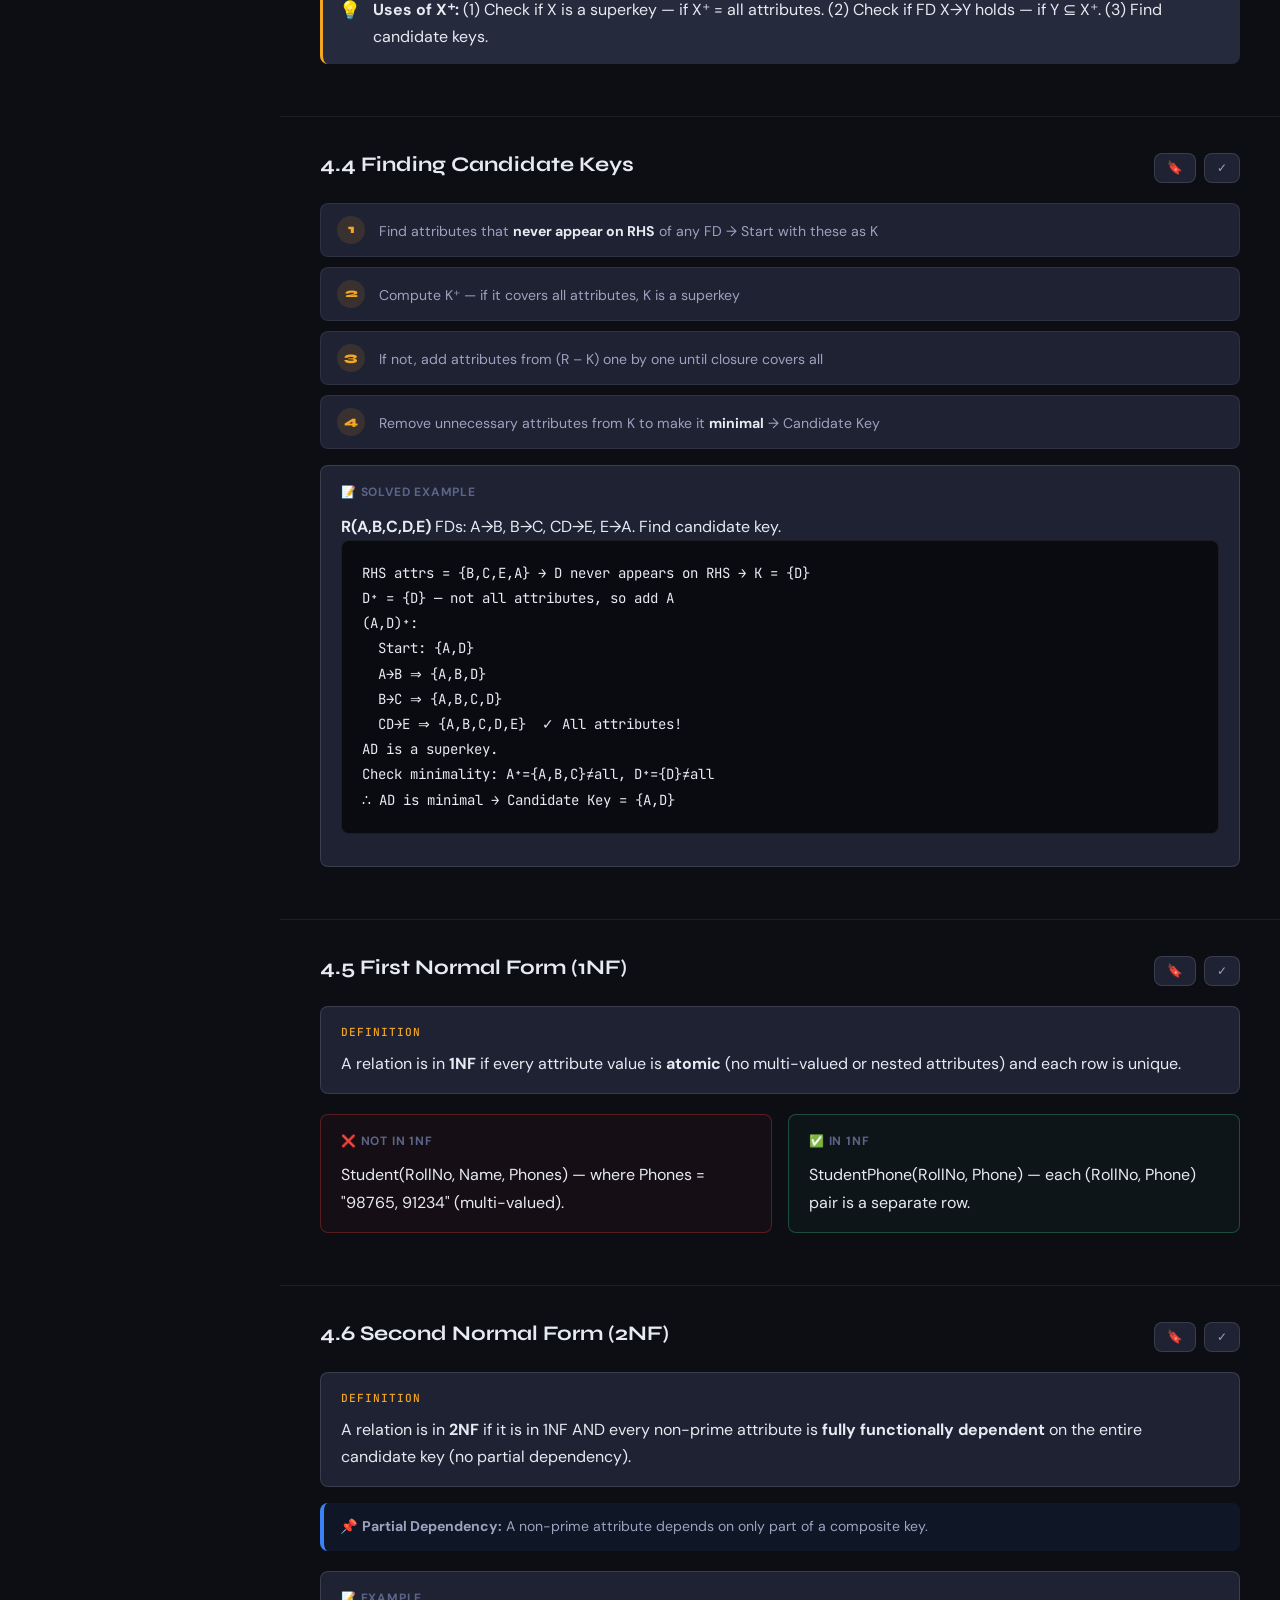
<file: dbms.html>
<!DOCTYPE html>
<html lang="en" data-theme="dark">
<head>
  <meta charset="UTF-8" />
  <meta name="viewport" content="width=device-width, initial-scale=1.0"/>
  <title>DBMS MasterNotes — Database Management System</title>
  <link rel="preconnect" href="https://fonts.googleapis.com"/>
  <link href="https://fonts.googleapis.com/css2?family=Syne:wght@400;600;700;800&family=DM+Sans:ital,wght@0,300;0,400;0,500;1,300&family=JetBrains+Mono:wght@400;500&display=swap" rel="stylesheet"/>

  <style>
    /* ===================================================
   DBMS MasterNotes — style.css
   Theme: Academic Dark with Amber accents
   =================================================== */

/* ---- CSS Variables ---- */
:root {
  --bg: #0c0e14;
  --bg2: #12151e;
  --bg3: #191c29;
  --surface: #1e2233;
  --surface2: #252a3d;
  --border: rgba(255,255,255,0.07);
  --border2: rgba(255,255,255,0.12);

  --accent: #f5a623;
  --accent2: #ff7849;
  --accent-dim: rgba(245,166,35,0.12);
  --green: #3ecf8e;
  --red: #f04438;
  --blue: #3b82f6;
  --purple: #a855f7;

  --text: #e8eaf2;
  --text2: #9ba3c0;
  --text3: #5c6488;

  --font-display: 'Syne', sans-serif;
  --font-body: 'DM Sans', sans-serif;
  --font-mono: 'JetBrains Mono', monospace;

  --radius: 14px;
  --radius-sm: 8px;
  --sidebar-w: 280px;
  --nav-h: 64px;

  --shadow: 0 4px 24px rgba(0,0,0,0.4);
  --shadow-lg: 0 8px 48px rgba(0,0,0,0.6);
  --glow: 0 0 30px rgba(245,166,35,0.15);
}

[data-theme="light"] {
  --bg: #f4f5fa;
  --bg2: #eaecf5;
  --bg3: #dde0ef;
  --surface: #ffffff;
  --surface2: #f0f2fd;
  --border: rgba(0,0,0,0.08);
  --border2: rgba(0,0,0,0.14);
  --accent-dim: rgba(245,166,35,0.1);
  --text: #1a1d2e;
  --text2: #4a5078;
  --text3: #8890b0;
  --shadow: 0 4px 24px rgba(0,0,0,0.08);
  --shadow-lg: 0 8px 48px rgba(0,0,0,0.12);
  --glow: 0 0 30px rgba(245,166,35,0.08);
}

/* ---- Reset & Base ---- */
*, *::before, *::after { box-sizing: border-box; margin: 0; padding: 0; }

html { scroll-behavior: smooth; font-size: 16px; }

body {
  font-family: var(--font-body);
  background: var(--bg);
  color: var(--text);
  line-height: 1.7;
  transition: background 0.3s, color 0.3s;
  overflow-x: hidden;
}

a { color: var(--accent); text-decoration: none; }
a:hover { text-decoration: underline; }

h1, h2, h3, h4, h5 { font-family: var(--font-display); line-height: 1.2; }

code, pre {
  font-family: var(--font-mono);
  font-size: 0.875rem;
}

/* ---- Reading Progress Bar ---- */
#progress-bar {
  position: fixed; top: 0; left: 0; height: 3px;
  background: linear-gradient(90deg, var(--accent), var(--accent2));
  width: 0%; z-index: 9999;
  transition: width 0.1s;
  box-shadow: 0 0 8px var(--accent);
}

/* ===================================================
   NAVBAR
   =================================================== */
#navbar {
  position: sticky; top: 0; z-index: 500;
  background: rgba(12,14,20,0.85);
  backdrop-filter: blur(20px);
  border-bottom: 1px solid var(--border);
  height: var(--nav-h);
}

[data-theme="light"] #navbar { background: rgba(244,245,250,0.9); }

.nav-inner {
  display: flex; align-items: center; gap: 16px;
  max-width: 1600px; margin: 0 auto;
  height: 100%; padding: 0 20px;
}

.nav-brand {
  display: flex; align-items: center; gap: 10px;
  font-family: var(--font-display); font-weight: 800; font-size: 1.1rem;
  white-space: nowrap; color: var(--text);
}
.brand-icon { font-size: 1.4rem; color: var(--accent); }
.nav-brand em { color: var(--accent); font-style: normal; }

.nav-center { flex: 1; max-width: 480px; margin: 0 auto; }

.search-wrap {
  display: flex; align-items: center; gap: 8px;
  background: var(--surface);
  border: 1px solid var(--border2);
  border-radius: 10px;
  padding: 8px 14px;
  transition: border-color 0.2s, box-shadow 0.2s;
}
.search-wrap:focus-within {
  border-color: var(--accent);
  box-shadow: 0 0 0 3px var(--accent-dim);
}
.search-icon { color: var(--text3); font-size: 1.1rem; }
#search-input {
  flex: 1; background: none; border: none; outline: none;
  color: var(--text); font-family: var(--font-body); font-size: 0.9rem;
}
#search-input::placeholder { color: var(--text3); }
.search-wrap kbd {
  background: var(--bg3); color: var(--text3);
  font-size: 0.7rem; padding: 2px 6px; border-radius: 4px;
  border: 1px solid var(--border2); font-family: var(--font-mono);
}

.nav-actions { display: flex; align-items: center; gap: 8px; margin-left: auto; }

#navbar button {
  background: var(--surface); border: 1px solid var(--border2);
  color: var(--text2); cursor: pointer; border-radius: 9px;
  padding: 8px 12px; font-size: 1rem; transition: all 0.2s;
}
#navbar button:hover { background: var(--surface2); color: var(--accent); border-color: var(--accent); }

#hamburger { display: none; }

/* Search Dropdown */
.search-dropdown {
  position: absolute; top: var(--nav-h); left: 50%; transform: translateX(-50%);
  width: 480px; background: var(--surface);
  border: 1px solid var(--border2); border-radius: var(--radius);
  box-shadow: var(--shadow-lg); z-index: 600; display: none;
  max-height: 360px; overflow-y: auto;
}
.search-dropdown.open { display: block; animation: fadeDown 0.2s ease; }

.search-result-item {
  padding: 12px 16px; cursor: pointer; border-bottom: 1px solid var(--border);
  transition: background 0.15s;
}
.search-result-item:hover { background: var(--surface2); }
.sri-title { font-weight: 600; font-size: 0.9rem; }
.sri-chapter { font-size: 0.75rem; color: var(--accent); margin-top: 2px; }
.sri-excerpt { font-size: 0.78rem; color: var(--text2); margin-top: 4px; }
.sri-match { color: var(--accent); font-weight: 700; }

.no-results { padding: 24px; text-align: center; color: var(--text3); }

/* ===================================================
   HERO
   =================================================== */
#hero {
  position: relative; overflow: hidden;
  background: var(--bg2);
  padding: 80px 24px 100px;
  text-align: center;
  border-bottom: 1px solid var(--border);
}

.hero-bg-grid {
  position: absolute; inset: 0;
  background-image:
    linear-gradient(rgba(245,166,35,0.04) 1px, transparent 1px),
    linear-gradient(90deg, rgba(245,166,35,0.04) 1px, transparent 1px);
  background-size: 60px 60px;
}

.hero-glow {
  position: absolute; border-radius: 50%;
  filter: blur(80px); pointer-events: none;
}
.g1 {
  width: 500px; height: 500px;
  background: rgba(245,166,35,0.08);
  top: -150px; left: 10%;
}
.g2 {
  width: 400px; height: 400px;
  background: rgba(255,120,73,0.06);
  bottom: -100px; right: 15%;
}

.hero-content { position: relative; z-index: 1; max-width: 700px; margin: 0 auto; }

.hero-badge {
  display: inline-block; padding: 6px 16px;
  background: var(--accent-dim); color: var(--accent);
  border: 1px solid rgba(245,166,35,0.3);
  border-radius: 999px; font-size: 0.8rem; font-weight: 600;
  letter-spacing: 0.5px; margin-bottom: 24px;
  text-transform: uppercase;
}

#hero h1 {
  font-size: clamp(2.2rem, 5vw, 3.8rem);
  font-weight: 800; line-height: 1.1;
  color: var(--text); margin-bottom: 20px;
}
#hero h1 em {
  font-style: normal;
  background: linear-gradient(135deg, var(--accent), var(--accent2));
  -webkit-background-clip: text; -webkit-text-fill-color: transparent;
  background-clip: text;
}

.hero-sub {
  font-size: 1.1rem; color: var(--text2); max-width: 520px; margin: 0 auto 32px;
}

.hero-stats {
  display: flex; justify-content: center; gap: 32px;
  margin-bottom: 36px;
}
.stat {
  display: flex; flex-direction: column; align-items: center; gap: 4px;
}
.stat span {
  font-family: var(--font-display); font-size: 2rem; font-weight: 800;
  color: var(--accent);
}
.stat small { color: var(--text3); font-size: 0.8rem; text-transform: uppercase; letter-spacing: 0.5px; }

.hero-cta { display: flex; justify-content: center; gap: 12px; flex-wrap: wrap; }

.btn-primary {
  display: inline-flex; align-items: center; gap: 8px;
  background: linear-gradient(135deg, var(--accent), var(--accent2));
  color: #000; font-weight: 700; font-family: var(--font-display);
  padding: 14px 28px; border-radius: 12px; border: none; cursor: pointer;
  font-size: 0.95rem; transition: transform 0.2s, box-shadow 0.2s;
  box-shadow: 0 4px 20px rgba(245,166,35,0.3);
}
.btn-primary:hover { transform: translateY(-2px); box-shadow: 0 8px 32px rgba(245,166,35,0.4); text-decoration: none; }

.btn-ghost {
  display: inline-flex; align-items: center;
  background: var(--surface); color: var(--text2);
  border: 1px solid var(--border2); cursor: pointer;
  padding: 14px 28px; border-radius: 12px;
  font-family: var(--font-body); font-size: 0.95rem;
  transition: all 0.2s;
}
.btn-ghost:hover { background: var(--surface2); color: var(--text); border-color: var(--accent); }

.hero-badge-float {
  position: absolute; top: 24px; right: 32px;
  background: var(--surface);
  border: 1px solid var(--border2);
  border-radius: 10px; padding: 8px 16px;
  font-size: 0.85rem; color: var(--text2);
  font-weight: 500;
}

/* ===================================================
   LAYOUT
   =================================================== */
.layout {
  display: flex; max-width: 1600px; margin: 0 auto;
  min-height: calc(100vh - var(--nav-h));
}

/* ===================================================
   SIDEBAR
   =================================================== */
#sidebar {
  width: var(--sidebar-w); flex-shrink: 0;
  position: sticky; top: var(--nav-h);
  height: calc(100vh - var(--nav-h));
  overflow-y: auto; overflow-x: hidden;
  background: var(--bg2);
  border-right: 1px solid var(--border);
  scrollbar-width: thin; scrollbar-color: var(--surface2) transparent;
}
#sidebar::-webkit-scrollbar { width: 4px; }
#sidebar::-webkit-scrollbar-thumb { background: var(--surface2); border-radius: 4px; }

.sidebar-inner { padding: 20px 0 40px; }

/* Progress panel */
.progress-panel {
  margin: 0 16px 20px;
  background: var(--surface);
  border: 1px solid var(--border2);
  border-radius: var(--radius-sm);
  padding: 14px 16px;
}
.progress-header {
  display: flex; justify-content: space-between; align-items: center;
  font-size: 0.82rem; font-weight: 600; color: var(--text2);
  margin-bottom: 10px;
}
#progress-pct { color: var(--accent); font-family: var(--font-display); }
.progress-track {
  background: var(--bg3); border-radius: 4px; height: 6px; overflow: hidden;
}
.progress-fill {
  height: 100%; width: 0%; border-radius: 4px;
  background: linear-gradient(90deg, var(--accent), var(--accent2));
  transition: width 0.5s ease;
}
.progress-meta { font-size: 0.75rem; color: var(--text3); margin-top: 8px; }

/* Sidebar nav */
.sidebar-nav { padding: 0; }

.nav-section { border-bottom: 1px solid var(--border); }

.nav-chapter-btn {
  width: 100%; display: flex; align-items: center; gap: 10px;
  padding: 12px 16px; background: none; border: none;
  color: var(--text2); cursor: pointer;
  text-align: left; font-family: var(--font-body);
  transition: all 0.2s; position: relative;
}
.nav-chapter-btn:hover, .nav-chapter-btn.active {
  background: var(--surface); color: var(--text);
}
.nav-chapter-btn.active { color: var(--accent); }
.nav-chapter-btn.active::before {
  content: '';
  position: absolute; left: 0; top: 0; bottom: 0;
  width: 3px; background: var(--accent); border-radius: 0 3px 3px 0;
}

.ch-num {
  font-family: var(--font-mono); font-size: 0.7rem;
  color: var(--accent); background: var(--accent-dim);
  border-radius: 4px; padding: 2px 6px; flex-shrink: 0;
}
.ch-title { flex: 1; font-size: 0.83rem; font-weight: 500; }
.ch-arrow {
  color: var(--text3); font-size: 1rem; transition: transform 0.2s;
}
.nav-chapter-btn.open .ch-arrow { transform: rotate(90deg); }

.nav-topics {
  display: none; list-style: none;
  padding: 4px 0 8px 0;
  background: var(--surface);
}
.nav-topics.open { display: block; animation: fadeDown 0.2s ease; }

.nav-topics li a {
  display: block; padding: 7px 16px 7px 40px;
  font-size: 0.8rem; color: var(--text2);
  transition: color 0.15s, background 0.15s;
  border-radius: 0;
}
.nav-topics li a:hover { color: var(--accent); background: var(--accent-dim); text-decoration: none; }
.nav-topics li a.active { color: var(--accent); font-weight: 600; }

/* Bookmarks panel */
.bookmark-panel {
  margin: 20px 16px 0;
  background: var(--surface);
  border: 1px solid var(--border2);
  border-radius: var(--radius-sm);
  overflow: hidden;
}
.bm-header {
  padding: 10px 14px; font-size: 0.82rem;
  font-weight: 600; color: var(--text2);
  border-bottom: 1px solid var(--border);
  display: flex; align-items: center; gap: 8px;
}
#bm-count {
  background: var(--accent-dim); color: var(--accent);
  border-radius: 999px; padding: 1px 8px; font-size: 0.75rem;
}
#bookmark-list { list-style: none; max-height: 200px; overflow-y: auto; }
#bookmark-list li a {
  display: block; padding: 8px 14px;
  font-size: 0.78rem; color: var(--text2);
  border-bottom: 1px solid var(--border);
  transition: background 0.15s;
}
#bookmark-list li a:hover { background: var(--surface2); text-decoration: none; }
.bm-empty { padding: 12px 14px; font-size: 0.78rem; color: var(--text3); }

/* ===================================================
   MAIN CONTENT
   =================================================== */
#main-content {
  flex: 1; min-width: 0;
  padding: 0 0 60px;
}

/* ---- Chapter Section ---- */
.chapter-section {
  border-bottom: 1px solid var(--border);
  padding-bottom: 60px;
  scroll-margin-top: calc(var(--nav-h) + 20px);
}

.chapter-header {
  padding: 48px 40px 32px;
  border-bottom: 1px solid var(--border);
  background: var(--bg2);
  position: relative; overflow: hidden;
}
.chapter-header::before {
  content: '';
  position: absolute; right: -60px; top: -60px;
  width: 200px; height: 200px;
  background: radial-gradient(circle, var(--accent-dim), transparent 70%);
  pointer-events: none;
}

.ch-badge {
  display: inline-block; font-family: var(--font-mono);
  font-size: 0.7rem; font-weight: 500;
  color: var(--accent); letter-spacing: 2px;
  text-transform: uppercase; margin-bottom: 10px;
}
.chapter-header h2 {
  font-size: clamp(1.6rem, 3vw, 2.4rem);
  font-weight: 800; color: var(--text); margin-bottom: 8px;
}
.chapter-header p { color: var(--text2); font-size: 1rem; }
.chapter-meta {
  display: flex; align-items: center; gap: 12px;
  margin-top: 20px; flex-wrap: wrap;
}
.chapter-meta span { font-size: 0.82rem; color: var(--text3); }

/* ---- Topic Block ---- */
.topic-block {
  padding: 36px 40px;
  border-bottom: 1px solid var(--border);
  scroll-margin-top: calc(var(--nav-h) + 16px);
}

.topic-header {
  display: flex; align-items: flex-start;
  justify-content: space-between; gap: 12px; margin-bottom: 20px;
}
.topic-header h3 {
  font-size: 1.3rem; font-weight: 700; color: var(--text);
}
.topic-actions { display: flex; gap: 8px; flex-shrink: 0; }

/* ---- Buttons ---- */
.bookmark-btn, .complete-btn {
  border: 1px solid var(--border2); background: var(--surface);
  color: var(--text2); cursor: pointer; border-radius: 8px;
  padding: 6px 12px; font-size: 0.78rem; transition: all 0.2s;
  font-family: var(--font-body);
}
.bookmark-btn:hover { background: var(--accent-dim); color: var(--accent); border-color: var(--accent); }
.bookmark-btn.active { background: var(--accent-dim); color: var(--accent); border-color: var(--accent); }
.complete-btn:hover { background: rgba(62,207,142,0.1); color: var(--green); border-color: var(--green); }
.complete-btn.done { background: rgba(62,207,142,0.1); color: var(--green); border-color: var(--green); }

/* ---- Highlight Boxes ---- */
.highlight-box {
  padding: 12px 16px; border-radius: var(--radius-sm);
  font-size: 0.88rem; margin-bottom: 20px; border-left: 4px solid;
}
.highlight-box.exam {
  background: rgba(245,166,35,0.08); border-color: var(--accent); color: var(--text2);
}
.highlight-box.vip {
  background: rgba(240,68,56,0.08); border-color: var(--red); color: var(--text2);
}
.highlight-box.info {
  background: rgba(59,130,246,0.08); border-color: var(--blue); color: var(--text2);
}

/* ---- Definition Card ---- */
.definition-card {
  background: var(--surface); border: 1px solid var(--border2);
  border-radius: var(--radius-sm); padding: 16px 20px; margin-bottom: 16px;
}
.def-label {
  font-family: var(--font-mono); font-size: 0.7rem; font-weight: 500;
  color: var(--accent); text-transform: uppercase; letter-spacing: 1px;
  margin-bottom: 8px;
}

/* ---- Tip Card ---- */
.tip-card {
  display: flex; align-items: flex-start; gap: 12px;
  background: var(--surface2); border-radius: var(--radius-sm);
  padding: 14px 16px; margin-bottom: 16px;
  border-left: 3px solid var(--accent);
}
.tip-icon { font-size: 1.1rem; flex-shrink: 0; }

/* ---- Example Card ---- */
.example-card {
  background: var(--surface); border: 1px solid var(--border2);
  border-radius: var(--radius-sm); padding: 16px 20px; margin-bottom: 16px;
}
.example-card.neg-card { border-color: rgba(240,68,56,0.3); background: rgba(240,68,56,0.04); }
.example-card.pos-card { border-color: rgba(62,207,142,0.3); background: rgba(62,207,142,0.04); }
.ex-label {
  font-size: 0.75rem; font-weight: 700; color: var(--text3);
  text-transform: uppercase; letter-spacing: 0.8px; margin-bottom: 10px;
}

/* ---- Code Block ---- */
.code-block {
  background: #0a0b10; border: 1px solid rgba(255,255,255,0.08);
  border-radius: var(--radius-sm); padding: 20px;
  overflow-x: auto; margin-bottom: 16px;
  font-size: 0.85rem; line-height: 1.8;
}
[data-theme="light"] .code-block {
  background: #1a1d2e; border-color: rgba(255,255,255,0.1);
}
pre { white-space: pre; }

/* SQL Syntax Highlighting */
.sql-kw  { color: #7dd3fc; font-weight: 600; }   /* keywords */
.sql-fn  { color: var(--accent); }                /* functions */
.sql-type{ color: #a78bfa; }                      /* data types */
.sql-str { color: #86efac; }                      /* strings */
.sql-cmt { color: #4b5568; font-style: italic; }  /* comments */

/* ---- Card Grid ---- */
.card-grid {
  display: grid;
  grid-template-columns: repeat(auto-fill, minmax(220px, 1fr));
  gap: 14px; margin-bottom: 20px;
}
.card-grid.g3 { grid-template-columns: repeat(auto-fill, minmax(180px, 1fr)); }

.concept-card {
  background: var(--surface); border: 1px solid var(--border2);
  border-radius: var(--radius-sm); padding: 18px 16px;
  transition: transform 0.2s, border-color 0.2s, box-shadow 0.2s;
}
.concept-card:hover {
  transform: translateY(-3px);
  border-color: var(--accent); box-shadow: var(--glow);
}
.concept-card.accent { border-color: rgba(245,166,35,0.4); background: var(--accent-dim); }
.concept-card.neg-card { border-color: rgba(240,68,56,0.2); background: rgba(240,68,56,0.04); }
.cc-icon { font-size: 1.5rem; margin-bottom: 10px; }
.concept-card h5 { font-size: 0.9rem; font-weight: 700; color: var(--text); margin-bottom: 6px; }
.concept-card p { font-size: 0.82rem; color: var(--text2); line-height: 1.5; }

/* ---- Table ---- */
.table-wrap { overflow-x: auto; margin-bottom: 16px; }
.table-title {
  font-size: 0.8rem; font-weight: 600; color: var(--accent);
  text-transform: uppercase; letter-spacing: 0.8px; margin-bottom: 8px;
}

table {
  width: 100%; border-collapse: collapse; font-size: 0.85rem;
  background: var(--surface);
}
th {
  background: var(--surface2); color: var(--text);
  padding: 10px 14px; text-align: left; font-weight: 700;
  border-bottom: 2px solid var(--border2); white-space: nowrap;
}
td {
  padding: 9px 14px; color: var(--text2);
  border-bottom: 1px solid var(--border);
}
tr:hover td { background: var(--surface2); }
.pos { color: var(--green); font-weight: 600; }
.neg { color: var(--red); font-weight: 600; }

/* ---- Flow Diagram ---- */
.flow-diagram {
  display: flex; align-items: center; flex-wrap: wrap;
  gap: 0; margin-bottom: 14px; overflow-x: auto;
}
.flow-step {
  background: var(--surface); border: 1px solid var(--border2);
  border-radius: 8px; padding: 10px 16px; font-size: 0.82rem;
  text-align: center; white-space: nowrap; color: var(--text2);
}
.flow-step.highlight { border-color: var(--accent); color: var(--accent); background: var(--accent-dim); }
.flow-arrow { padding: 0 8px; color: var(--accent); font-size: 1rem; }

/* ---- Architecture Diagram ---- */
.arch-diagram { display: flex; flex-direction: column; gap: 0; }
.arch-level {
  display: flex; align-items: center; gap: 14px;
  padding: 16px 20px; border-radius: var(--radius-sm);
  border: 1px solid var(--border2);
}
.arch-level.ext { background: rgba(59,130,246,0.08); border-color: rgba(59,130,246,0.3); }
.arch-level.con { background: rgba(245,166,35,0.08); border-color: rgba(245,166,35,0.3); }
.arch-level.int { background: rgba(62,207,142,0.08); border-color: rgba(62,207,142,0.3); }
.arch-num {
  width: 32px; height: 32px; border-radius: 50%; flex-shrink: 0;
  display: flex; align-items: center; justify-content: center;
  background: var(--surface2); font-family: var(--font-display);
  font-weight: 800; font-size: 0.9rem; color: var(--accent);
}
.arch-level strong { display: block; font-size: 0.95rem; color: var(--text); }
.arch-level em { font-style: normal; font-size: 0.82rem; color: var(--text2); }
.arch-arrow {
  text-align: center; color: var(--text3); font-size: 0.78rem;
  padding: 6px 0; letter-spacing: 0.5px;
}

/* ---- Two Column ---- */
.two-col { display: grid; grid-template-columns: 1fr 1fr; gap: 16px; }
.def-card {
  background: var(--surface); border: 1px solid var(--border2);
  border-radius: var(--radius-sm); padding: 16px; font-size: 0.88rem;
  color: var(--text2);
}
.def-card strong { color: var(--text); display: block; margin-bottom: 6px; }

/* ---- Steps ---- */
.steps-list { display: flex; flex-direction: column; gap: 10px; margin-bottom: 16px; }
.step {
  display: flex; gap: 14px; align-items: flex-start;
  background: var(--surface); border: 1px solid var(--border);
  border-radius: var(--radius-sm); padding: 12px 16px;
}
.step-num {
  width: 28px; height: 28px; border-radius: 50%; flex-shrink: 0;
  background: var(--accent-dim); color: var(--accent);
  font-family: var(--font-display); font-weight: 800; font-size: 0.8rem;
  display: flex; align-items: center; justify-content: center;
}
.step > div { font-size: 0.88rem; color: var(--text2); padding-top: 4px; }
.step > div strong { color: var(--text); }

/* ---- Styled List ---- */
.styled-list {
  padding-left: 0; list-style: none;
  display: flex; flex-direction: column; gap: 8px; margin-bottom: 16px;
}
.styled-list li {
  padding: 10px 14px 10px 38px; position: relative;
  background: var(--surface); border-radius: var(--radius-sm);
  font-size: 0.88rem; color: var(--text2); border: 1px solid var(--border);
}
.styled-list li::before {
  content: counter(list-counter);
  counter-increment: list-counter;
  position: absolute; left: 12px; top: 10px;
  width: 20px; height: 20px; border-radius: 50%;
  background: var(--accent-dim); color: var(--accent);
  font-size: 0.7rem; font-weight: 700; font-family: var(--font-mono);
  display: flex; align-items: center; justify-content: center;
}
.styled-list { counter-reset: list-counter; }
.styled-list li strong { color: var(--text); }

/* ---- Case Study Card ---- */
.case-study-card {
  background: var(--surface); border: 1px solid var(--border2);
  border-radius: var(--radius-sm); overflow: hidden; margin-bottom: 14px;
}
.cs-header {
  padding: 12px 16px; background: var(--surface2);
  font-weight: 700; font-size: 0.9rem; color: var(--text);
  border-bottom: 1px solid var(--border2);
}
.cs-body {
  display: grid; grid-template-columns: 1fr 1fr; gap: 16px;
  padding: 16px;
}
.cs-col { font-size: 0.85rem; color: var(--text2); line-height: 1.7; }
.cs-col strong { color: var(--text); }

/* ---- FAQ Section ---- */
.faq-section { margin-bottom: 16px; }
.faq-section h4 { margin-bottom: 12px; font-size: 1rem; color: var(--text); }

.faq-item { border: 1px solid var(--border2); border-radius: var(--radius-sm); margin-bottom: 8px; overflow: hidden; }
.faq-q {
  width: 100%; text-align: left; background: var(--surface);
  color: var(--text2); border: none; padding: 12px 16px;
  font-family: var(--font-body); font-size: 0.88rem; font-weight: 600;
  cursor: pointer; transition: background 0.2s;
  display: flex; justify-content: space-between; align-items: center;
}
.faq-q::after { content: '+'; color: var(--accent); font-size: 1.2rem; }
.faq-q.open { background: var(--surface2); color: var(--accent); }
.faq-q.open::after { content: '−'; }
.faq-a {
  display: none; padding: 14px 16px;
  background: var(--bg2); font-size: 0.85rem;
  color: var(--text2); border-top: 1px solid var(--border);
  line-height: 1.7;
}
.faq-a.open { display: block; animation: fadeDown 0.2s ease; }
.faq-a strong { color: var(--text); }

/* ---- Question Bank ---- */
.qbank {
  background: var(--surface); border: 1px solid var(--border2);
  border-radius: var(--radius-sm); overflow: hidden;
}
.qbank h4 {
  padding: 12px 16px; background: var(--surface2);
  font-size: 0.9rem; color: var(--text);
  border-bottom: 1px solid var(--border2);
}
.q-group { padding: 14px 16px; border-bottom: 1px solid var(--border); display: flex; gap: 14px; align-items: flex-start; }
.q-group:last-child { border-bottom: none; }
.q-badge {
  flex-shrink: 0; font-family: var(--font-mono);
  font-size: 0.7rem; font-weight: 700; padding: 4px 8px;
  border-radius: 6px; text-transform: uppercase; letter-spacing: 0.5px;
}
.q2  { background: rgba(59,130,246,0.15); color: var(--blue); }
.q5  { background: rgba(245,166,35,0.15); color: var(--accent); }
.q10 { background: rgba(240,68,56,0.15);  color: var(--red); }
.q-group ul { list-style: none; flex: 1; }
.q-group ul li {
  font-size: 0.84rem; color: var(--text2);
  padding: 4px 0; border-bottom: 1px solid var(--border);
}
.q-group ul li:last-child { border-bottom: none; }
.q-group ul li::before { content: '▸  '; color: var(--accent); }

/* ---- Utility ---- */
.mt { margin-top: 20px; }
.mt-sm { margin-top: 8px; }
.text-muted { color: var(--text3); font-size: 0.85rem; }

/* ===================================================
   SCROLL TO TOP
   =================================================== */
#scroll-top {
  position: fixed; bottom: 28px; right: 28px; z-index: 400;
  width: 44px; height: 44px; border-radius: 50%;
  background: var(--accent); color: #000;
  border: none; cursor: pointer; font-size: 1.1rem; font-weight: 700;
  box-shadow: 0 4px 20px rgba(245,166,35,0.4);
  display: none; align-items: center; justify-content: center;
  transition: transform 0.2s;
}
#scroll-top.visible { display: flex; animation: fadeIn 0.3s ease; }
#scroll-top:hover { transform: translateY(-3px); }

/* ===================================================
   TOAST
   =================================================== */
#toast {
  position: fixed; bottom: 80px; right: 28px; z-index: 800;
  background: var(--surface2); color: var(--text);
  border: 1px solid var(--border2); border-radius: 10px;
  padding: 10px 18px; font-size: 0.85rem;
  box-shadow: var(--shadow); display: none;
  opacity: 0; transition: opacity 0.3s;
}
#toast.show { display: block; opacity: 1; animation: slideUp 0.3s ease; }

/* ===================================================
   ANIMATIONS
   =================================================== */
@keyframes fadeDown {
  from { opacity: 0; transform: translateY(-8px); }
  to   { opacity: 1; transform: translateY(0); }
}
@keyframes fadeIn {
  from { opacity: 0; } to { opacity: 1; }
}
@keyframes slideUp {
  from { opacity: 0; transform: translateY(10px); }
  to   { opacity: 1; transform: translateY(0); }
}

/* ===================================================
   RESPONSIVE
   =================================================== */
@media (max-width: 1024px) {
  #sidebar {
    position: fixed; left: -280px; top: 0;
    height: 100vh; z-index: 450;
    transition: left 0.3s ease;
    border-right-color: var(--border2);
    padding-top: var(--nav-h);
  }
  #sidebar.open { left: 0; box-shadow: var(--shadow-lg); }
  #hamburger { display: flex !important; }
  .chapter-header, .topic-block { padding-left: 24px; padding-right: 24px; }
}

@media (max-width: 768px) {
  .two-col, .cs-body { grid-template-columns: 1fr; }
  .card-grid { grid-template-columns: 1fr 1fr; }
  .flow-diagram { flex-direction: column; align-items: flex-start; }
  .flow-arrow { transform: rotate(90deg); }
  .hero-stats { gap: 20px; }
  .nav-center { display: none; }
  .hero-badge-float { display: none; }
}

@media (max-width: 480px) {
  .card-grid, .card-grid.g3 { grid-template-columns: 1fr; }
  #hero { padding: 48px 16px 64px; }
  .chapter-header, .topic-block { padding-left: 16px; padding-right: 16px; }
  #hero h1 { font-size: 1.9rem; }
  .hero-cta { flex-direction: column; align-items: center; }
  .hero-stats { flex-wrap: wrap; justify-content: center; }
}

/* ===================================================
   PRINT STYLES
   =================================================== */
@media print {
  #navbar, #sidebar, #scroll-top, #toast, #progress-bar,
  .topic-actions, .chapter-meta, .nav-actions, .hero-cta { display: none !important; }
  body { font-size: 12pt; background: #fff; color: #000; }
  .layout { display: block; }
  #main-content { padding: 0; }
  .chapter-section { break-inside: avoid; }
  .code-block { background: #f5f5f5 !important; color: #000 !important; border: 1px solid #ccc !important; }
  h1, h2, h3 { color: #000 !important; }
}
  </style>
</head>
<body>

<!-- Reading Progress Bar -->
<div id="progress-bar"></div>

<!-- ====== NAVBAR ====== -->
<nav id="navbar">
  <div class="nav-inner">
    <div class="nav-brand">
      <span class="brand-icon">⬡</span>
      <span class="brand-text">DBMS<em>Notes</em></span>
    </div>
    <div class="nav-center">
      <div class="search-wrap">
        <span class="search-icon">⌕</span>
        <input type="text" id="search-input" placeholder="Search topics, keywords…" autocomplete="off"/>
        <kbd>Ctrl K</kbd>
      </div>
    </div>
    <div class="nav-actions">
      <button id="theme-toggle" title="Toggle theme" aria-label="Toggle theme">☽</button>
      <button id="print-btn" title="Print notes" aria-label="Print">⎙</button>
      <button id="hamburger" aria-label="Menu">☰</button>
    </div>
  </div>
  <!-- Search Results Dropdown -->
  <div id="search-results" class="search-dropdown"></div>
</nav>

<!-- ====== HERO ====== -->
<header id="hero">
  <div class="hero-bg-grid"></div>
  <div class="hero-glow g1"></div>
  <div class="hero-glow g2"></div>
  <div class="hero-content">
    <div class="hero-badge">University Study Notes • SE / TE</div>
    <h1>Database Management<br/><em>System</em></h1>
    <p class="hero-sub">Complete theory, SQL mastery, ER models, normalization & more — curated for exam success.</p>
    <div class="hero-stats">
      <div class="stat"><span id="stat-chapters">6</span><small>Chapters</small></div>
      <div class="stat"><span id="stat-topics">40+</span><small>Topics</small></div>
      <div class="stat"><span id="stat-completed">0</span><small>Completed</small></div>
    </div>
    <div class="hero-cta">
      <a href="#chapter1" class="btn-primary">Start Learning →</a>
      <button class="btn-ghost" id="scroll-to-progress">View Progress</button>
    </div>
  </div>
  <div class="hero-badge-float">
    <span>📘 DBMS</span>
  </div>
</header>

<!-- ====== LAYOUT ====== -->
<div class="layout">

  <!-- SIDEBAR -->
  <aside id="sidebar">
    <div class="sidebar-inner">

      <!-- Progress Panel -->
      <div class="progress-panel" id="progress-panel">
        <div class="progress-header">
          <span>📊 Progress</span>
          <span id="progress-pct">0%</span>
        </div>
        <div class="progress-track">
          <div class="progress-fill" id="progress-fill"></div>
        </div>
        <div class="progress-meta"><span id="done-count">0</span> / <span id="total-count">0</span> topics done</div>
      </div>

      <!-- Nav Chapters -->
      <nav class="sidebar-nav" aria-label="Chapter navigation">

        <div class="nav-section">
          <button class="nav-chapter-btn active" data-chapter="chapter1">
            <span class="ch-num">01</span>
            <span class="ch-title">Introduction to DBMS</span>
            <span class="ch-arrow">›</span>
          </button>
          <ul class="nav-topics" id="topics-chapter1">
            <li><a href="#intro-overview">Overview &amp; Definition</a></li>
            <li><a href="#intro-fs-problems">File System Drawbacks</a></li>
            <li><a href="#intro-dbms-adv">Advantages of DBMS</a></li>
            <li><a href="#intro-architecture">3-Level Architecture</a></li>
            <li><a href="#intro-users">Types of DB Users</a></li>
            <li><a href="#intro-structure">DBMS Structure</a></li>
          </ul>
        </div>

        <div class="nav-section">
          <button class="nav-chapter-btn" data-chapter="chapter2">
            <span class="ch-num">02</span>
            <span class="ch-title">ER Model &amp; Entities</span>
            <span class="ch-arrow">›</span>
          </button>
          <ul class="nav-topics" id="topics-chapter2">
            <li><a href="#er-entity">Entities in DBMS</a></li>
            <li><a href="#er-types">Strong vs Weak Entity</a></li>
            <li><a href="#er-participation">Participation &amp; Symbols</a></li>
            <li><a href="#er-casestudies">ER Case Studies</a></li>
            <li><a href="#er-steps">Steps to Solve ER</a></li>
          </ul>
        </div>

        <div class="nav-section">
          <button class="nav-chapter-btn" data-chapter="chapter3">
            <span class="ch-num">03</span>
            <span class="ch-title">Relational Model (RDBMS)</span>
            <span class="ch-arrow">›</span>
          </button>
          <ul class="nav-topics" id="topics-chapter3">
            <li><a href="#rm-keyterms">Key Terms</a></li>
            <li><a href="#rm-keys">Types of Keys</a></li>
            <li><a href="#rm-constraints">Constraints</a></li>
            <li><a href="#rm-anomalies">Anomalies</a></li>
            <li><a href="#rm-functions">SQL Functions</a></li>
          </ul>
        </div>

        <div class="nav-section">
          <button class="nav-chapter-btn" data-chapter="chapter4">
            <span class="ch-num">04</span>
            <span class="ch-title">Normalization &amp; FDs</span>
            <span class="ch-arrow">›</span>
          </button>
          <ul class="nav-topics" id="topics-chapter4">
            <li><a href="#fd-intro">Functional Dependencies</a></li>
            <li><a href="#fd-pitfalls">Design Pitfalls</a></li>
            <li><a href="#fd-closure">Attribute Closure</a></li>
            <li><a href="#fd-keys">Finding Candidate Keys</a></li>
            <li><a href="#norm-1nf">1NF</a></li>
            <li><a href="#norm-2nf">2NF</a></li>
            <li><a href="#norm-3nf">3NF</a></li>
          </ul>
        </div>

        <div class="nav-section">
          <button class="nav-chapter-btn" data-chapter="chapter5">
            <span class="ch-num">05</span>
            <span class="ch-title">SQL Fundamentals</span>
            <span class="ch-arrow">›</span>
          </button>
          <ul class="nav-topics" id="topics-chapter5">
            <li><a href="#sql-intro">SQL Introduction</a></li>
            <li><a href="#sql-commands">SQL Commands (DDL/DML…)</a></li>
            <li><a href="#sql-ddl">DDL in Detail</a></li>
            <li><a href="#sql-dml">DML in Detail</a></li>
            <li><a href="#sql-constraints">SQL Constraints</a></li>
            <li><a href="#sql-operators">IN, BETWEEN, LIKE</a></li>
            <li><a href="#sql-null">NULL Values</a></li>
          </ul>
        </div>

        <div class="nav-section">
          <button class="nav-chapter-btn" data-chapter="chapter6">
            <span class="ch-num">06</span>
            <span class="ch-title">Advanced SQL</span>
            <span class="ch-arrow">›</span>
          </button>
          <ul class="nav-topics" id="topics-chapter6">
            <li><a href="#adv-aggregate">Aggregate Functions</a></li>
            <li><a href="#adv-groupby">GROUP BY &amp; HAVING</a></li>
            <li><a href="#adv-setops">Set Operations</a></li>
            <li><a href="#adv-joins">Joins</a></li>
            <li><a href="#adv-subquery">Subqueries</a></li>
          </ul>
        </div>

      </nav>

      <!-- Bookmarks -->
      <div class="bookmark-panel">
        <div class="bm-header">🔖 Bookmarks <span id="bm-count">0</span></div>
        <ul id="bookmark-list"><li class="bm-empty">No bookmarks yet.</li></ul>
      </div>

    </div>
  </aside>

  <!-- MAIN CONTENT -->
  <main id="main-content">

    <!-- ══════════════════════════════════════════ -->
    <!-- CHAPTER 1: Introduction to DBMS           -->
    <!-- ══════════════════════════════════════════ -->
    <section class="chapter-section" id="chapter1">
      <div class="chapter-header">
        <div class="ch-badge">Chapter 01</div>
        <h2>Introduction to DBMS</h2>
        <p>Foundations, architecture, users, and why file systems fall short.</p>
        <div class="chapter-meta">
          <span>⏱ ~25 min read</span>
          <button class="bookmark-btn" data-id="chapter1" title="Bookmark">🔖</button>
          <button class="complete-btn" data-id="chapter1">Mark Complete ✓</button>
        </div>
      </div>

      <!-- Topic: Overview -->
      <div class="topic-block" id="intro-overview">
        <div class="topic-header">
          <h3>1.1 Overview &amp; Definition</h3>
          <div class="topic-actions">
            <button class="bookmark-btn" data-id="intro-overview">🔖</button>
            <button class="complete-btn" data-id="intro-overview">✓</button>
          </div>
        </div>

        <div class="highlight-box exam">⭐ Exam Favourite — Definition of DBMS asked in 2-mark &amp; 5-mark questions.</div>

        <div class="definition-card">
          <div class="def-label">Definition</div>
          <p><strong>DBMS (Database Management System)</strong> is a software system that manages, stores, and retrieves data efficiently in a structured format. It allows users to create, update, and query databases, ensures data integrity &amp; consistency, reduces redundancy, and supports concurrent access.</p>
        </div>

        <div class="definition-card mt">
          <div class="def-label">Database</div>
          <p>An <strong>organized collection</strong> of related information that can be searched, sorted, and updated — typically stored electronically and accessed via a DBMS using SQL.</p>
        </div>

        <div class="tip-card">
          <span class="tip-icon">💡</span>
          <div><strong>Analogy:</strong> Think of DBMS as a <em>smart librarian</em> — it knows where every book (data) is, controls who can access it, and can retrieve any book instantly.</div>
        </div>

        <h4>How DBMS Works — API Bridge</h4>
        <div class="flow-diagram">
          <div class="flow-step">👤 User / App</div>
          <div class="flow-arrow">→</div>
          <div class="flow-step highlight">API Request</div>
          <div class="flow-arrow">→</div>
          <div class="flow-step">DBMS Engine</div>
          <div class="flow-arrow">→</div>
          <div class="flow-step highlight">Database</div>
        </div>
        <p class="text-muted mt-sm">Users never touch the database directly. The DBMS validates, authorizes, and retrieves data safely.</p>

        <div class="table-wrap">
          <div class="table-title">Database vs DBMS</div>
          <table>
            <thead><tr><th>Feature</th><th>Database</th><th>DBMS</th></tr></thead>
            <tbody>
              <tr><td>Nature</td><td>Data (an entity)</td><td>Software (a set of programs)</td></tr>
              <tr><td>Function</td><td>Stores data</td><td>Manages, retrieves, and controls data</td></tr>
              <tr><td>Security</td><td>No built-in security</td><td>Role-based authentication &amp; access control</td></tr>
              <tr><td>Examples</td><td>Library record, spreadsheet</td><td>MySQL, Oracle, PostgreSQL, SQL Server</td></tr>
            </tbody>
          </table>
        </div>
      </div>

      <!-- Topic: File System Problems -->
      <div class="topic-block" id="intro-fs-problems">
        <div class="topic-header">
          <h3>1.2 File System Drawbacks</h3>
          <div class="topic-actions">
            <button class="bookmark-btn" data-id="intro-fs-problems">🔖</button>
            <button class="complete-btn" data-id="intro-fs-problems">✓</button>
          </div>
        </div>
        <div class="highlight-box vip">🔴 Very Important — Often asked for 5 marks. List &amp; explain any 5.</div>
        <div class="card-grid">
          <div class="concept-card"><div class="cc-icon">♻</div><h5>Data Redundancy</h5><p>Same data stored in multiple files, wasting storage and causing inconsistencies.</p></div>
          <div class="concept-card"><div class="cc-icon">⚠</div><h5>Data Inconsistency</h5><p>Updating one file but not others leads to conflicting data across the system.</p></div>
          <div class="concept-card"><div class="cc-icon">🔒</div><h5>Poor Security</h5><p>No built-in access control; any user can potentially access sensitive files.</p></div>
          <div class="concept-card"><div class="cc-icon">⚛</div><h5>Atomicity Issues</h5><p>Partial transactions (e.g., debit without credit) cannot be automatically rolled back.</p></div>
          <div class="concept-card"><div class="cc-icon">🔗</div><h5>Data Isolation</h5><p>Scattered files in different formats make it hard to write retrieval programs.</p></div>
          <div class="concept-card"><div class="cc-icon">👥</div><h5>No Concurrency</h5><p>Two users cannot safely update the same file simultaneously.</p></div>
        </div>
        <div class="table-wrap mt">
          <div class="table-title">File System vs DBMS</div>
          <table>
            <thead><tr><th>Aspect</th><th>File System</th><th>DBMS</th></tr></thead>
            <tbody>
              <tr><td>Data Redundancy</td><td class="neg">High</td><td class="pos">Eliminated via normalization</td></tr>
              <tr><td>Backup &amp; Recovery</td><td class="neg">Manual / None</td><td class="pos">Built-in tools</td></tr>
              <tr><td>Concurrent Access</td><td class="neg">Single user</td><td class="pos">Multi-user with locking</td></tr>
              <tr><td>Security</td><td class="neg">Very low</td><td class="pos">Authentication &amp; ACL</td></tr>
              <tr><td>Data Independence</td><td class="neg">None</td><td class="pos">Logical &amp; Physical</td></tr>
              <tr><td>Query Processing</td><td class="neg">Inefficient</td><td class="pos">Optimized query engine</td></tr>
            </tbody>
          </table>
        </div>
      </div>

      <!-- Topic: Advantages of DBMS -->
      <div class="topic-block" id="intro-dbms-adv">
        <div class="topic-header">
          <h3>1.3 Advantages of DBMS</h3>
          <div class="topic-actions">
            <button class="bookmark-btn" data-id="intro-dbms-adv">🔖</button>
            <button class="complete-btn" data-id="intro-dbms-adv">✓</button>
          </div>
        </div>
        <ol class="styled-list">
          <li><strong>Data Security</strong> — Access control &amp; encryption protect sensitive data.</li>
          <li><strong>Data Integration</strong> — Centralizes data from multiple sources for a unified view.</li>
          <li><strong>Data Abstraction</strong> — Hides internal complexity from end users.</li>
          <li><strong>Reduced Redundancy</strong> — Unique constraints eliminate duplicate records.</li>
          <li><strong>Data Sharing</strong> — Multiple applications and users share the same data.</li>
          <li><strong>Data Consistency &amp; Accuracy</strong> — Integrity constraints sync updates across views.</li>
          <li><strong>Efficient Access</strong> — Indexing &amp; query optimization for fast retrieval.</li>
          <li><strong>Scalability</strong> — Easily handles growing data volumes.</li>
        </ol>
        <div class="highlight-box info">📝 <strong>Disadvantages:</strong> High cost (hardware + staff), complexity, performance issues for small firms, frequent upgrades needed.</div>
      </div>

      <!-- Topic: Architecture -->
      <div class="topic-block" id="intro-architecture">
        <div class="topic-header">
          <h3>1.4 Three-Level DBMS Architecture</h3>
          <div class="topic-actions">
            <button class="bookmark-btn" data-id="intro-architecture">🔖</button>
            <button class="complete-btn" data-id="intro-architecture">✓</button>
          </div>
        </div>
        <div class="highlight-box exam">⭐ This is asked in almost every exam — 5-mark or diagram question.</div>
        <div class="arch-diagram">
          <div class="arch-level ext"><span class="arch-num">3</span><strong>External / View Level</strong><em>How users see the data — tailored views per user group</em></div>
          <div class="arch-arrow">↕ Logical Data Independence</div>
          <div class="arch-level con"><span class="arch-num">2</span><strong>Conceptual / Logical Level</strong><em>Overall database structure — tables, attributes, relationships</em></div>
          <div class="arch-arrow">↕ Physical Data Independence</div>
          <div class="arch-level int"><span class="arch-num">1</span><strong>Internal / Physical Level</strong><em>Actual storage — files, indexing, compression on disk</em></div>
        </div>
        <div class="two-col mt">
          <div class="def-card"><strong>Physical Data Independence</strong><br/>Change in internal level without affecting the conceptual/logical level.</div>
          <div class="def-card"><strong>Logical Data Independence</strong><br/>Change in conceptual level without affecting the external/view level.</div>
        </div>
      </div>

      <!-- Topic: Types of Users -->
      <div class="topic-block" id="intro-users">
        <div class="topic-header">
          <h3>1.5 Types of Database Users</h3>
          <div class="topic-actions">
            <button class="bookmark-btn" data-id="intro-users">🔖</button>
            <button class="complete-btn" data-id="intro-users">✓</button>
          </div>
        </div>
        <div class="card-grid g3">
          <div class="concept-card accent"><div class="cc-icon">🛡</div><h5>DBA</h5><p>Defines schema, controls access, manages security, backup &amp; recovery.</p></div>
          <div class="concept-card"><div class="cc-icon">🖥</div><h5>Application Programmers</h5><p>Write backend code using DML; create "canned transactions" for naive users.</p></div>
          <div class="concept-card"><div class="cc-icon">👤</div><h5>Naive / Parametric Users</h5><p>Use pre-built apps (ATM, ticket booking) without knowing DBMS.</p></div>
          <div class="concept-card"><div class="cc-icon">📐</div><h5>Database Designers</h5><p>Design tables, views, indexes, and constraints before the DB is populated.</p></div>
          <div class="concept-card"><div class="cc-icon">🔬</div><h5>Sophisticated Users</h5><p>Write SQL queries directly to access and analyze data.</p></div>
          <div class="concept-card"><div class="cc-icon">⚡</div><h5>Specialized Users</h5><p>Build expert systems, CAD applications, etc., on top of DB.</p></div>
        </div>
      </div>

      <!-- Topic: DBMS Structure -->
      <div class="topic-block" id="intro-structure">
        <div class="topic-header">
          <h3>1.6 Structure / Components of DBMS</h3>
          <div class="topic-actions">
            <button class="bookmark-btn" data-id="intro-structure">🔖</button>
            <button class="complete-btn" data-id="intro-structure">✓</button>
          </div>
        </div>
        <div class="card-grid">
          <div class="concept-card"><div class="cc-icon">⚙</div><h5>Query Processor</h5><p>Interprets user queries. Contains DML Compiler, DDL Interpreter, Query Optimizer, Embedded DML Pre-compiler.</p></div>
          <div class="concept-card"><div class="cc-icon">💾</div><h5>Storage Manager</h5><p>Interface between data &amp; queries. Contains Authorization Manager, Integrity Manager, Transaction Manager, File Manager, Buffer Manager.</p></div>
          <div class="concept-card"><div class="cc-icon">🗄</div><h5>Disk Storage</h5><p>Contains Data Files (actual data), Data Dictionary (metadata), and Indices (fast retrieval).</p></div>
        </div>

        <!-- FAQ Section -->
        <div class="faq-section mt">
          <h4>❓ Viva &amp; FAQ — Chapter 1</h4>
          <div class="faq-item">
            <button class="faq-q">What is the difference between a Database and a DBMS?</button>
            <div class="faq-a"><p>A <strong>database</strong> is the organized collection of data. A <strong>DBMS</strong> is the software that manages, stores, and retrieves that data. The database is the data; the DBMS is the tool to handle it.</p></div>
          </div>
          <div class="faq-item">
            <button class="faq-q">What is data independence?</button>
            <div class="faq-a"><p>The ability to change the schema at one level without affecting the schema at the next higher level. Two types: <strong>Physical</strong> (change storage without affecting logical) and <strong>Logical</strong> (change logical without affecting view).</p></div>
          </div>
          <div class="faq-item">
            <button class="faq-q">What is the role of a DBA?</button>
            <div class="faq-a"><p>DBA defines schema, creates user accounts, controls access (GRANT/REVOKE), monitors backups, handles security breaches, and repairs hardware/software failures.</p></div>
          </div>
        </div>

        <!-- Question Bank -->
        <div class="qbank mt">
          <h4>📋 Question Bank — Chapter 1</h4>
          <div class="q-group">
            <div class="q-badge q2">2 Mark</div>
            <ul><li>Define DBMS.</li><li>What is data redundancy?</li><li>What is data independence?</li></ul>
          </div>
          <div class="q-group">
            <div class="q-badge q5">5 Mark</div>
            <ul><li>Explain any 5 drawbacks of a file-based system.</li><li>Compare File System vs DBMS with a table.</li><li>Explain the 3-level DBMS architecture.</li></ul>
          </div>
          <div class="q-group">
            <div class="q-badge q10">10 Mark</div>
            <ul><li>Explain the structure of DBMS with a neat diagram including Query Processor and Storage Manager components.</li><li>What are the advantages and disadvantages of DBMS? Explain with examples.</li></ul>
          </div>
        </div>
      </div>
    </section>

    <!-- ══════════════════════════════════════════ -->
    <!-- CHAPTER 2: ER Model                        -->
    <!-- ══════════════════════════════════════════ -->
    <section class="chapter-section" id="chapter2">
      <div class="chapter-header">
        <div class="ch-badge">Chapter 02</div>
        <h2>ER Model &amp; Entities</h2>
        <p>Entity-Relationship diagrams, entity types, attributes, and case studies.</p>
        <div class="chapter-meta">
          <span>⏱ ~20 min read</span>
          <button class="bookmark-btn" data-id="chapter2">🔖</button>
          <button class="complete-btn" data-id="chapter2">Mark Complete ✓</button>
        </div>
      </div>

      <div class="topic-block" id="er-entity">
        <div class="topic-header">
          <h3>2.1 Entities in DBMS</h3>
          <div class="topic-actions">
            <button class="bookmark-btn" data-id="er-entity">🔖</button>
            <button class="complete-btn" data-id="er-entity">✓</button>
          </div>
        </div>
        <div class="definition-card">
          <div class="def-label">Definition</div>
          <p>An <strong>entity</strong> is a real-world object or concept that can be uniquely identified and stored in a database. It forms the foundation of an ER model.</p>
          <p class="mt-sm"><em>Examples: Student, Employee, Bank Account, Order</em></p>
        </div>
        <div class="two-col mt">
          <div class="concept-card"><div class="cc-icon">🏛</div><h5>Tangible Entity</h5><p>Physical, touchable objects. <em>Ex: Products, People, Vehicles</em></p></div>
          <div class="concept-card"><div class="cc-icon">💭</div><h5>Intangible Entity</h5><p>Abstract or conceptual objects. <em>Ex: Appointments, Transactions, Events</em></p></div>
        </div>
      </div>

      <div class="topic-block" id="er-types">
        <div class="topic-header">
          <h3>2.2 Strong vs Weak Entity</h3>
          <div class="topic-actions">
            <button class="bookmark-btn" data-id="er-types">🔖</button>
            <button class="complete-btn" data-id="er-types">✓</button>
          </div>
        </div>
        <div class="highlight-box exam">⭐ This difference is asked every year. Learn symbols carefully!</div>
        <div class="table-wrap">
          <table>
            <thead><tr><th>Feature</th><th>Strong Entity</th><th>Weak Entity</th></tr></thead>
            <tbody>
              <tr><td>Existence</td><td class="pos">Independent</td><td class="neg">Depends on strong entity</td></tr>
              <tr><td>Identifier</td><td>Primary Key</td><td>Partial Discriminator Key</td></tr>
              <tr><td>Symbol (ER diagram)</td><td>Single Rectangle □</td><td>Double Rectangle ⊡</td></tr>
              <tr><td>Relationship symbol</td><td>Single Diamond ◇</td><td>Double Diamond ⬦ (identifying)</td></tr>
              <tr><td>Example</td><td>Customer, Employee</td><td>Loan (needs Customer), Dependent (needs Employee)</td></tr>
            </tbody>
          </table>
        </div>
        <div class="tip-card mt"><span class="tip-icon">🎯</span><div><strong>Mnemonic:</strong> Weak = <em>W</em>ants support → <em>W</em>aits for strong entity → <em>W</em>ords: double rectangle + double diamond.</div></div>
      </div>

      <div class="topic-block" id="er-participation">
        <div class="topic-header">
          <h3>2.3 Participation &amp; ER Symbols</h3>
          <div class="topic-actions">
            <button class="bookmark-btn" data-id="er-participation">🔖</button>
            <button class="complete-btn" data-id="er-participation">✓</button>
          </div>
        </div>
        <div class="table-wrap">
          <table>
            <thead><tr><th>Symbol</th><th>Meaning</th></tr></thead>
            <tbody>
              <tr><td>Single line ─</td><td>Partial participation (optional) — not every instance must participate</td></tr>
              <tr><td>Double line ═</td><td>Total participation (mandatory) — every instance must participate</td></tr>
              <tr><td>Double diamond ⬦</td><td>Identifying relationship for a weak entity</td></tr>
              <tr><td>Double rectangle ⊡</td><td>Weak entity</td></tr>
              <tr><td>Oval ○</td><td>Attribute</td></tr>
              <tr><td>Underlined oval</td><td>Primary key attribute</td></tr>
              <tr><td>Dashed oval</td><td>Derived attribute</td></tr>
              <tr><td>Double oval</td><td>Multi-valued attribute</td></tr>
            </tbody>
          </table>
        </div>
      </div>

      <div class="topic-block" id="er-casestudies">
        <div class="topic-header">
          <h3>2.4 ER Case Studies</h3>
          <div class="topic-actions">
            <button class="bookmark-btn" data-id="er-casestudies">🔖</button>
            <button class="complete-btn" data-id="er-casestudies">✓</button>
          </div>
        </div>
        <div class="highlight-box vip">🔴 Case studies are 10-mark questions — practise drawing ER diagrams!</div>

        <div class="case-study-card">
          <div class="cs-header">📚 Case Study 1: Library Management System</div>
          <div class="cs-body">
            <div class="cs-col">
              <strong>Entities:</strong> Book, Member<br/>
              <strong>Relationship:</strong> Member <em>borrows</em> Book<br/>
              <strong>Cardinality:</strong> Many-to-Many (M:N)
            </div>
            <div class="cs-col">
              <strong>Book attributes:</strong> BookID (PK), Title, Author, Publisher<br/>
              <strong>Member attributes:</strong> MemberID (PK), Name, Address, Phone
            </div>
          </div>
        </div>

        <div class="case-study-card">
          <div class="cs-header">🏫 Case Study 2: College Database</div>
          <div class="cs-body">
            <div class="cs-col">
              <strong>Entities:</strong> Student, Course, Teacher<br/>
              <strong>Relationships:</strong> Student <em>enrolls in</em> Course; Teacher <em>teaches</em> Course
            </div>
            <div class="cs-col">
              <strong>Cardinalities:</strong><br/>
              Student–Course: Many-to-Many<br/>
              Teacher–Course: One-to-Many
            </div>
          </div>
        </div>

        <div class="case-study-card">
          <div class="cs-header">🏥 Case Study 3: Hospital Management</div>
          <div class="cs-body">
            <div class="cs-col">
              <strong>Entities:</strong> Doctor, Patient<br/>
              <strong>Relationship:</strong> Doctor <em>treats</em> Patient<br/>
              <strong>Cardinality:</strong> Many-to-Many
            </div>
            <div class="cs-col">
              <strong>Doctor attrs:</strong> DoctorID, Name, Specialization, Phone<br/>
              <strong>Patient attrs:</strong> PatientID, Name, Age, Disease
            </div>
          </div>
        </div>
      </div>

      <div class="topic-block" id="er-steps">
        <div class="topic-header"><h3>2.5 Steps to Solve ER Problems</h3><div class="topic-actions"><button class="bookmark-btn" data-id="er-steps">🔖</button><button class="complete-btn" data-id="er-steps">✓</button></div></div>
        <div class="steps-list">
          <div class="step"><span class="step-num">1</span><div><strong>Identify Entities</strong> — nouns in the problem (Student, Book…)</div></div>
          <div class="step"><span class="step-num">2</span><div><strong>Identify Attributes</strong> — properties of each entity (Name, ID…)</div></div>
          <div class="step"><span class="step-num">3</span><div><strong>Identify Relationships</strong> — verbs connecting entities (enrolls in, treats…)</div></div>
          <div class="step"><span class="step-num">4</span><div><strong>Determine Cardinality</strong> — 1:1, 1:N, or M:N</div></div>
          <div class="step"><span class="step-num">5</span><div><strong>Draw ER Diagram</strong> — use proper symbols (rectangles, ovals, diamonds)</div></div>
        </div>
        <div class="qbank mt">
          <h4>📋 Question Bank — Chapter 2</h4>
          <div class="q-group"><div class="q-badge q2">2 Mark</div><ul><li>Define entity. Give two examples.</li><li>Difference between strong and weak entity.</li><li>What is cardinality?</li></ul></div>
          <div class="q-group"><div class="q-badge q5">5 Mark</div><ul><li>Explain ER symbols with a table.</li><li>Design ER diagram for Library Management System.</li></ul></div>
          <div class="q-group"><div class="q-badge q10">10 Mark</div><ul><li>Design ER diagram for College Database System with all attributes and relationships.</li><li>Design ER diagram for Hospital Management System.</li></ul></div>
        </div>
      </div>
    </section>

    <!-- ══════════════════════════════════════════ -->
    <!-- CHAPTER 3: Relational Model                -->
    <!-- ══════════════════════════════════════════ -->
    <section class="chapter-section" id="chapter3">
      <div class="chapter-header">
        <div class="ch-badge">Chapter 03</div>
        <h2>Relational Model (RDBMS)</h2>
        <p>Tables, keys, constraints, anomalies, and SQL functions.</p>
        <div class="chapter-meta"><span>⏱ ~30 min read</span><button class="bookmark-btn" data-id="chapter3">🔖</button><button class="complete-btn" data-id="chapter3">Mark Complete ✓</button></div>
      </div>

      <div class="topic-block" id="rm-keyterms">
        <div class="topic-header"><h3>3.1 Key Terms in the Relational Model</h3><div class="topic-actions"><button class="bookmark-btn" data-id="rm-keyterms">🔖</button><button class="complete-btn" data-id="rm-keyterms">✓</button></div></div>
        <div class="table-wrap">
          <table>
            <thead><tr><th>Term</th><th>Definition</th><th>Example (STUDENT table)</th></tr></thead>
            <tbody>
              <tr><td><strong>Attribute</strong></td><td>Column — property of an entity</td><td>ROLL_NO, NAME, AGE</td></tr>
              <tr><td><strong>Tuple</strong></td><td>Row — one record</td><td>(1, RAM, DELHI, 9455…, 18)</td></tr>
              <tr><td><strong>Relation Schema</strong></td><td>Table structure definition</td><td>STUDENT(ROLL_NO, NAME, ADDRESS, PHONE, AGE)</td></tr>
              <tr><td><strong>Relation Instance</strong></td><td>Set of tuples at a given time</td><td>The actual data rows in STUDENT right now</td></tr>
              <tr><td><strong>Degree</strong></td><td>Number of attributes (columns)</td><td>STUDENT has degree 5</td></tr>
              <tr><td><strong>Cardinality</strong></td><td>Number of tuples (rows)</td><td>STUDENT with 4 students → cardinality = 4</td></tr>
              <tr><td><strong>NULL</strong></td><td>Unknown / unavailable value</td><td>PHONE of student 4 is NULL</td></tr>
            </tbody>
          </table>
        </div>
      </div>

      <div class="topic-block" id="rm-keys">
        <div class="topic-header"><h3>3.2 Types of Keys</h3><div class="topic-actions"><button class="bookmark-btn" data-id="rm-keys">🔖</button><button class="complete-btn" data-id="rm-keys">✓</button></div></div>
        <div class="highlight-box exam">⭐ Keys are asked in every exam! Memorize definitions + differences.</div>
        <div class="card-grid">
          <div class="concept-card accent"><div class="cc-icon">🗝</div><h5>Primary Key</h5><p>Uniquely identifies each tuple. Must be <strong>unique</strong> and <strong>NOT NULL</strong>. Only one per table.</p></div>
          <div class="concept-card"><div class="cc-icon">🔑</div><h5>Candidate Key</h5><p>Set of attributes that can uniquely identify a tuple. Minimal superkey. There can be multiple.</p></div>
          <div class="concept-card"><div class="cc-icon">🔓</div><h5>Super Key</h5><p>Any set of attributes that uniquely identifies a tuple. May have extra attributes.</p></div>
          <div class="concept-card"><div class="cc-icon">🔗</div><h5>Foreign Key</h5><p>Attribute in one table referring to the Primary Key of another. Enforces referential integrity.</p></div>
          <div class="concept-card"><div class="cc-icon">🔐</div><h5>Composite Key</h5><p>Two or more attributes combined to uniquely identify a tuple.</p></div>
          <div class="concept-card"><div class="cc-icon">✨</div><h5>Unique Key</h5><p>All values must be distinct. Unlike PK, CAN contain one NULL. Multiple per table allowed.</p></div>
        </div>
        <div class="table-wrap mt">
          <table>
            <thead><tr><th>Feature</th><th>Primary Key</th><th>Unique Key</th><th>Foreign Key</th></tr></thead>
            <tbody>
              <tr><td>NULL allowed?</td><td class="neg">No</td><td class="pos">Yes (one)</td><td class="pos">Yes (if allowed)</td></tr>
              <tr><td>How many per table?</td><td>Only one</td><td>Multiple</td><td>Multiple</td></tr>
              <tr><td>Purpose</td><td>Identify rows</td><td>Prevent duplicates</td><td>Link tables</td></tr>
            </tbody>
          </table>
        </div>
      </div>

      <div class="topic-block" id="rm-constraints">
        <div class="topic-header"><h3>3.3 Constraints in Relational Model</h3><div class="topic-actions"><button class="bookmark-btn" data-id="rm-constraints">🔖</button><button class="complete-btn" data-id="rm-constraints">✓</button></div></div>
        <ol class="styled-list">
          <li><strong>Domain Constraints</strong> — Each attribute value must be atomic and from its defined domain (INT, VARCHAR, DATE…).</li>
          <li><strong>Key Integrity</strong> — Every relation must have a key; it must be unique and NOT NULL.</li>
          <li><strong>Referential Integrity</strong> — Foreign key values must match existing primary key values in the referenced table.</li>
          <li><strong>Check Constraints</strong> — Values must satisfy a logical condition (e.g., age ≥ 18).</li>
        </ol>
      </div>

      <div class="topic-block" id="rm-anomalies">
        <div class="topic-header"><h3>3.4 Anomalies</h3><div class="topic-actions"><button class="bookmark-btn" data-id="rm-anomalies">🔖</button><button class="complete-btn" data-id="rm-anomalies">✓</button></div></div>
        <div class="card-grid g3">
          <div class="concept-card neg-card"><div class="cc-icon">➕</div><h5>Insertion Anomaly</h5><p>Cannot insert data unless other (unrelated) data is also present. E.g., can't add a new course until a student enrolls.</p></div>
          <div class="concept-card neg-card"><div class="cc-icon">🗑</div><h5>Deletion Anomaly</h5><p>Deleting one record unintentionally removes other important data. E.g., deleting last student in a course removes the course info too.</p></div>
          <div class="concept-card neg-card"><div class="cc-icon">✏</div><h5>Update Anomaly</h5><p>Same data in many rows — updating only some leads to inconsistency. E.g., changing a name in one row but not others.</p></div>
        </div>
        <div class="tip-card"><span class="tip-icon">💡</span><div>Anomalies are solved by <strong>Normalization</strong> — splitting tables to reduce redundancy.</div></div>
      </div>

      <div class="topic-block" id="rm-functions">
        <div class="topic-header"><h3>3.5 SQL Functions</h3><div class="topic-actions"><button class="bookmark-btn" data-id="rm-functions">🔖</button><button class="complete-btn" data-id="rm-functions">✓</button></div></div>
        <div class="two-col">
          <div>
            <h4>Aggregate Functions</h4>
            <div class="table-wrap">
              <table>
                <thead><tr><th>Function</th><th>Description</th></tr></thead>
                <tbody>
                  <tr><td><code>AVG()</code></td><td>Average value</td></tr>
                  <tr><td><code>COUNT()</code></td><td>Number of rows</td></tr>
                  <tr><td><code>MAX()</code></td><td>Maximum value</td></tr>
                  <tr><td><code>MIN()</code></td><td>Minimum value</td></tr>
                  <tr><td><code>SUM()</code></td><td>Total sum</td></tr>
                  <tr><td><code>FIRST()</code></td><td>First value in ordered set</td></tr>
                  <tr><td><code>LAST()</code></td><td>Last value in ordered set</td></tr>
                </tbody>
              </table>
            </div>
          </div>
          <div>
            <h4>Scalar Functions</h4>
            <div class="table-wrap">
              <table>
                <thead><tr><th>Function</th><th>Description</th></tr></thead>
                <tbody>
                  <tr><td><code>UCASE()</code></td><td>Convert to uppercase</td></tr>
                  <tr><td><code>LCASE()</code></td><td>Convert to lowercase</td></tr>
                  <tr><td><code>MID()</code></td><td>Extract substring</td></tr>
                  <tr><td><code>LEN()</code></td><td>String length</td></tr>
                  <tr><td><code>ROUND()</code></td><td>Round to decimals</td></tr>
                  <tr><td><code>NOW()</code></td><td>Current date &amp; time</td></tr>
                  <tr><td><code>FORMAT()</code></td><td>Format a value</td></tr>
                </tbody>
              </table>
            </div>
          </div>
        </div>
        <div class="code-block">
<pre><span class="sql-kw">SELECT</span> <span class="sql-fn">AVG</span>(MARKS) <span class="sql-kw">AS</span> AvgMarks <span class="sql-kw">FROM</span> Students;
<span class="sql-kw">SELECT</span> <span class="sql-fn">UCASE</span>(NAME) <span class="sql-kw">FROM</span> Students;
<span class="sql-kw">SELECT</span> <span class="sql-fn">MID</span>(NAME, 1, 4) <span class="sql-kw">FROM</span> Students;
<span class="sql-kw">SELECT</span> <span class="sql-fn">NOW</span>() <span class="sql-kw">AS</span> CurrentTime;</pre>
        </div>
        <div class="qbank mt">
          <h4>📋 Question Bank — Chapter 3</h4>
          <div class="q-group"><div class="q-badge q2">2 Mark</div><ul><li>Define tuple and cardinality.</li><li>Difference between Primary and Unique key.</li><li>What is referential integrity?</li></ul></div>
          <div class="q-group"><div class="q-badge q5">5 Mark</div><ul><li>Explain types of keys with examples.</li><li>Explain insertion, deletion, and update anomalies.</li><li>List and explain SQL scalar functions with syntax.</li></ul></div>
          <div class="q-group"><div class="q-badge q10">10 Mark</div><ul><li>Explain all constraints in the relational model with examples.</li><li>Explain SQL aggregate and scalar functions with examples and output.</li></ul></div>
        </div>
      </div>
    </section>

    <!-- ══════════════════════════════════════════ -->
    <!-- CHAPTER 4: Normalization & FDs             -->
    <!-- ══════════════════════════════════════════ -->
    <section class="chapter-section" id="chapter4">
      <div class="chapter-header">
        <div class="ch-badge">Chapter 04</div>
        <h2>Normalization &amp; Functional Dependencies</h2>
        <p>FDs, Armstrong's axioms, closure, candidate keys, 1NF, 2NF, 3NF.</p>
        <div class="chapter-meta"><span>⏱ ~35 min read</span><button class="bookmark-btn" data-id="chapter4">🔖</button><button class="complete-btn" data-id="chapter4">Mark Complete ✓</button></div>
      </div>

      <div class="topic-block" id="fd-intro">
        <div class="topic-header"><h3>4.1 Functional Dependencies</h3><div class="topic-actions"><button class="bookmark-btn" data-id="fd-intro">🔖</button><button class="complete-btn" data-id="fd-intro">✓</button></div></div>
        <div class="definition-card">
          <div class="def-label">Definition</div>
          <p>An FD <strong>X → Y</strong> means: for any two tuples t₁, t₂ in relation R, if t₁[X] = t₂[X] then t₁[Y] = t₂[Y]. In other words, <strong>X determines Y</strong>.</p>
        </div>
        <div class="tip-card"><span class="tip-icon">📌</span><div><strong>Example:</strong> RollNo → Name, Branch, Year (one roll number has exactly one name, one branch, one year).</div></div>
        <h4>Armstrong's Axioms (sound &amp; complete)</h4>
        <div class="steps-list">
          <div class="step"><span class="step-num">A1</span><div><strong>Reflexivity:</strong> If Y ⊆ X, then X → Y</div></div>
          <div class="step"><span class="step-num">A2</span><div><strong>Augmentation:</strong> If X → Y, then XZ → YZ</div></div>
          <div class="step"><span class="step-num">A3</span><div><strong>Transitivity:</strong> If X → Y and Y → Z, then X → Z</div></div>
        </div>
      </div>

      <div class="topic-block" id="fd-pitfalls">
        <div class="topic-header"><h3>4.2 Design Pitfalls</h3><div class="topic-actions"><button class="bookmark-btn" data-id="fd-pitfalls">🔖</button><button class="complete-btn" data-id="fd-pitfalls">✓</button></div></div>
        <div class="card-grid">
          <div class="concept-card neg-card"><div class="cc-icon">♻</div><h5>Redundancy</h5><p>Same fact stored in many rows. Name repeated for every course of the same student.</p></div>
          <div class="concept-card neg-card"><div class="cc-icon">➕</div><h5>Insertion Anomaly</h5><p>Can't store a new course until a student enrolls.</p></div>
          <div class="concept-card neg-card"><div class="cc-icon">🗑</div><h5>Deletion Anomaly</h5><p>Deleting last row of a course removes course info permanently.</p></div>
          <div class="concept-card neg-card"><div class="cc-icon">✏</div><h5>Update Anomaly</h5><p>Updating name in one row while others remain with old value → inconsistency.</p></div>
        </div>
      </div>

      <div class="topic-block" id="fd-closure">
        <div class="topic-header"><h3>4.3 Attribute Closure (X⁺)</h3><div class="topic-actions"><button class="bookmark-btn" data-id="fd-closure">🔖</button><button class="complete-btn" data-id="fd-closure">✓</button></div></div>
        <div class="highlight-box exam">⭐ Algorithm for X⁺ is a guaranteed exam question. Practise with examples!</div>
        <div class="definition-card">
          <div class="def-label">Definition</div>
          <p>The <strong>closure of attribute set X</strong> (X⁺) is the set of all attributes that are functionally determined by X using the given FD set F.</p>
        </div>
        <h4>Algorithm:</h4>
        <div class="steps-list">
          <div class="step"><span class="step-num">1</span><div>Initialize: X⁺ := X</div></div>
          <div class="step"><span class="step-num">2</span><div>Repeat: For each FD Y → Z in F, if Y ⊆ X⁺, add Z to X⁺</div></div>
          <div class="step"><span class="step-num">3</span><div>Stop when no new attribute can be added</div></div>
        </div>
        <div class="example-card">
          <div class="ex-label">📝 Solved Example</div>
          <p><strong>R(A,B,C,D)</strong> with FDs: A→B, B→C, CD→A. Find A⁺.</p>
          <div class="code-block">
<pre>Start:    A⁺ = {A}
A → B  ⇒ A⁺ = {A, B}
B → C  ⇒ A⁺ = {A, B, C}
CD → A: need D but D ∉ A⁺ → cannot apply
Result:   A⁺ = {A, B, C}</pre>
          </div>
        </div>
        <div class="tip-card"><span class="tip-icon">💡</span><div><strong>Uses of X⁺:</strong> (1) Check if X is a superkey — if X⁺ = all attributes. (2) Check if FD X→Y holds — if Y ⊆ X⁺. (3) Find candidate keys.</div></div>
      </div>

      <div class="topic-block" id="fd-keys">
        <div class="topic-header"><h3>4.4 Finding Candidate Keys</h3><div class="topic-actions"><button class="bookmark-btn" data-id="fd-keys">🔖</button><button class="complete-btn" data-id="fd-keys">✓</button></div></div>
        <div class="steps-list">
          <div class="step"><span class="step-num">1</span><div>Find attributes that <strong>never appear on RHS</strong> of any FD → Start with these as K</div></div>
          <div class="step"><span class="step-num">2</span><div>Compute K⁺ — if it covers all attributes, K is a superkey</div></div>
          <div class="step"><span class="step-num">3</span><div>If not, add attributes from (R – K) one by one until closure covers all</div></div>
          <div class="step"><span class="step-num">4</span><div>Remove unnecessary attributes from K to make it <strong>minimal</strong> → Candidate Key</div></div>
        </div>
        <div class="example-card">
          <div class="ex-label">📝 Solved Example</div>
          <p><strong>R(A,B,C,D,E)</strong> FDs: A→B, B→C, CD→E, E→A. Find candidate key.</p>
          <div class="code-block">
<pre>RHS attrs = {B,C,E,A} → D never appears on RHS → K = {D}
D⁺ = {D} — not all attributes, so add A
(A,D)⁺:
  Start: {A,D}
  A→B ⇒ {A,B,D}
  B→C ⇒ {A,B,C,D}
  CD→E ⇒ {A,B,C,D,E}  ✓ All attributes!
AD is a superkey.
Check minimality: A⁺={A,B,C}≠all, D⁺={D}≠all
∴ AD is minimal → Candidate Key = {A,D}</pre>
          </div>
        </div>
      </div>

      <div class="topic-block" id="norm-1nf">
        <div class="topic-header"><h3>4.5 First Normal Form (1NF)</h3><div class="topic-actions"><button class="bookmark-btn" data-id="norm-1nf">🔖</button><button class="complete-btn" data-id="norm-1nf">✓</button></div></div>
        <div class="definition-card"><div class="def-label">Definition</div><p>A relation is in <strong>1NF</strong> if every attribute value is <strong>atomic</strong> (no multi-valued or nested attributes) and each row is unique.</p></div>
        <div class="two-col mt">
          <div class="example-card neg-card"><div class="ex-label">❌ NOT in 1NF</div><p>Student(RollNo, Name, Phones) — where Phones = "98765, 91234" (multi-valued).</p></div>
          <div class="example-card pos-card"><div class="ex-label">✅ In 1NF</div><p>StudentPhone(RollNo, Phone) — each (RollNo, Phone) pair is a separate row.</p></div>
        </div>
      </div>

      <div class="topic-block" id="norm-2nf">
        <div class="topic-header"><h3>4.6 Second Normal Form (2NF)</h3><div class="topic-actions"><button class="bookmark-btn" data-id="norm-2nf">🔖</button><button class="complete-btn" data-id="norm-2nf">✓</button></div></div>
        <div class="definition-card"><div class="def-label">Definition</div><p>A relation is in <strong>2NF</strong> if it is in 1NF AND every non-prime attribute is <strong>fully functionally dependent</strong> on the entire candidate key (no partial dependency).</p></div>
        <div class="highlight-box info">📌 <strong>Partial Dependency:</strong> A non-prime attribute depends on only part of a composite key.</div>
        <div class="example-card">
          <div class="ex-label">📝 Example</div>
          <p>Enroll(SID, CourseID, SName, Dept) — Key: (SID, CourseID)<br/>FD: SID → SName, Dept ← Partial dependency! SName depends only on SID.</p>
          <p class="mt-sm"><strong>Fix:</strong> Decompose into Student(SID, SName, Dept) + Enroll(SID, CourseID)</p>
        </div>
      </div>

      <div class="topic-block" id="norm-3nf">
        <div class="topic-header"><h3>4.7 Third Normal Form (3NF)</h3><div class="topic-actions"><button class="bookmark-btn" data-id="norm-3nf">🔖</button><button class="complete-btn" data-id="norm-3nf">✓</button></div></div>
        <div class="definition-card"><div class="def-label">Definition</div><p>A relation is in <strong>3NF</strong> if it is in 2NF AND there is <strong>no transitive dependency</strong> of a non-prime attribute on a candidate key. For every FD X→A, either X is a superkey OR A is a prime attribute.</p></div>
        <div class="example-card">
          <div class="ex-label">📝 Example</div>
          <p>Emp(EmpID, DeptID, DeptName) — EmpID→DeptID, DeptID→DeptName<br/>Transitive: EmpID → DeptID → DeptName</p>
          <p class="mt-sm"><strong>Fix:</strong> Emp(EmpID, DeptID) + Dept(DeptID, DeptName)</p>
        </div>
        <div class="table-wrap mt">
          <div class="table-title">Normal Forms Summary</div>
          <table>
            <thead><tr><th>NF</th><th>Condition</th><th>Eliminates</th></tr></thead>
            <tbody>
              <tr><td>1NF</td><td>Atomic values, unique rows</td><td>Multi-valued attributes</td></tr>
              <tr><td>2NF</td><td>1NF + No partial dependency</td><td>Partial dependencies</td></tr>
              <tr><td>3NF</td><td>2NF + No transitive dependency</td><td>Transitive dependencies</td></tr>
            </tbody>
          </table>
        </div>
        <div class="qbank mt">
          <h4>📋 Question Bank — Chapter 4</h4>
          <div class="q-group"><div class="q-badge q2">2 Mark</div><ul><li>Define functional dependency.</li><li>What is a candidate key?</li><li>Define 1NF.</li></ul></div>
          <div class="q-group"><div class="q-badge q5">5 Mark</div><ul><li>Explain Armstrong's axioms.</li><li>Find closure of A⁺ given FDs.</li><li>Explain 2NF with a suitable example.</li></ul></div>
          <div class="q-group"><div class="q-badge q10">10 Mark</div><ul><li>Explain 1NF, 2NF, 3NF with examples and decompositions.</li><li>Explain the algorithm to find candidate keys using attribute closure. Give a solved example.</li></ul></div>
        </div>
      </div>
    </section>

    <!-- ══════════════════════════════════════════ -->
    <!-- CHAPTER 5: SQL Fundamentals               -->
    <!-- ══════════════════════════════════════════ -->
    <section class="chapter-section" id="chapter5">
      <div class="chapter-header">
        <div class="ch-badge">Chapter 05</div>
        <h2>SQL Fundamentals</h2>
        <p>DDL, DML, DCL, TCL, constraints, operators, NULL values.</p>
        <div class="chapter-meta"><span>⏱ ~40 min read</span><button class="bookmark-btn" data-id="chapter5">🔖</button><button class="complete-btn" data-id="chapter5">Mark Complete ✓</button></div>
      </div>

      <div class="topic-block" id="sql-intro">
        <div class="topic-header"><h3>5.1 SQL Introduction</h3><div class="topic-actions"><button class="bookmark-btn" data-id="sql-intro">🔖</button><button class="complete-btn" data-id="sql-intro">✓</button></div></div>
        <div class="definition-card"><div class="def-label">Definition</div><p><strong>SQL (Structured Query Language)</strong> is the standard language for relational DBMSs. It is <em>declarative</em> — the user specifies <em>what</em> data is needed, not <em>how</em> to access it. Originated at IBM in 1970s as SEQUEL.</p></div>
        <h4>SQL Execution Steps:</h4>
        <div class="flow-diagram">
          <div class="flow-step">Input<br/>(Query)</div>
          <div class="flow-arrow">→</div>
          <div class="flow-step">Parsing<br/>(Syntax check)</div>
          <div class="flow-arrow">→</div>
          <div class="flow-step highlight">Optimization<br/>(Best plan)</div>
          <div class="flow-arrow">→</div>
          <div class="flow-step">Execution</div>
          <div class="flow-arrow">→</div>
          <div class="flow-step">Output</div>
        </div>
      </div>

      <div class="topic-block" id="sql-commands">
        <div class="topic-header"><h3>5.2 SQL Command Categories</h3><div class="topic-actions"><button class="bookmark-btn" data-id="sql-commands">🔖</button><button class="complete-btn" data-id="sql-commands">✓</button></div></div>
        <div class="highlight-box exam">⭐ Extremely common — list all 5 categories with commands for 5-mark questions.</div>
        <div class="card-grid g3">
          <div class="concept-card accent"><div class="cc-icon">🏗</div><h5>DDL — Data Definition Language</h5><p><code>CREATE</code>, <code>ALTER</code>, <code>DROP</code>, <code>TRUNCATE</code>, <code>RENAME</code><br/><em>Auto-committed. Changes structure.</em></p></div>
          <div class="concept-card"><div class="cc-icon">✏</div><h5>DML — Data Manipulation Language</h5><p><code>INSERT</code>, <code>UPDATE</code>, <code>DELETE</code><br/><em>Can be rolled back. Changes data.</em></p></div>
          <div class="concept-card"><div class="cc-icon">🔍</div><h5>DQL — Data Query Language</h5><p><code>SELECT</code><br/><em>Retrieves data. Read-only.</em></p></div>
          <div class="concept-card"><div class="cc-icon">🛡</div><h5>DCL — Data Control Language</h5><p><code>GRANT</code>, <code>REVOKE</code><br/><em>Manages user permissions.</em></p></div>
          <div class="concept-card"><div class="cc-icon">⚡</div><h5>TCL — Transaction Control Language</h5><p><code>COMMIT</code>, <code>ROLLBACK</code>, <code>SAVEPOINT</code><br/><em>Manages transactions.</em></p></div>
        </div>
      </div>

      <div class="topic-block" id="sql-ddl">
        <div class="topic-header"><h3>5.3 DDL Commands in Detail</h3><div class="topic-actions"><button class="bookmark-btn" data-id="sql-ddl">🔖</button><button class="complete-btn" data-id="sql-ddl">✓</button></div></div>
        <div class="code-block">
<pre><span class="sql-cmt">-- CREATE TABLE</span>
<span class="sql-kw">CREATE TABLE</span> Student (
  RollNo   <span class="sql-type">INT</span>         <span class="sql-kw">PRIMARY KEY</span>,
  Name     <span class="sql-type">VARCHAR</span>(40) <span class="sql-kw">NOT NULL</span>,
  Branch   <span class="sql-type">VARCHAR</span>(20),
  Year     <span class="sql-type">INT</span>         <span class="sql-kw">CHECK</span> (Year <span class="sql-kw">BETWEEN</span> 1 <span class="sql-kw">AND</span> 3),
  Email    <span class="sql-type">VARCHAR</span>(50) <span class="sql-kw">UNIQUE</span>
);

<span class="sql-cmt">-- ALTER: Add column</span>
<span class="sql-kw">ALTER TABLE</span> Student <span class="sql-kw">ADD</span> Phone <span class="sql-type">VARCHAR</span>(15);

<span class="sql-cmt">-- ALTER: Modify column</span>
<span class="sql-kw">ALTER TABLE</span> Student <span class="sql-kw">MODIFY</span> Year <span class="sql-type">TINYINT</span>;

<span class="sql-cmt">-- ALTER: Drop column</span>
<span class="sql-kw">ALTER TABLE</span> Student <span class="sql-kw">DROP COLUMN</span> Email;

<span class="sql-cmt">-- DROP TABLE (permanent!)</span>
<span class="sql-kw">DROP TABLE</span> Student;

<span class="sql-cmt">-- TRUNCATE (removes data, keeps structure)</span>
<span class="sql-kw">TRUNCATE TABLE</span> Student;</pre>
        </div>
      </div>

      <div class="topic-block" id="sql-dml">
        <div class="topic-header"><h3>5.4 DML Commands in Detail</h3><div class="topic-actions"><button class="bookmark-btn" data-id="sql-dml">🔖</button><button class="complete-btn" data-id="sql-dml">✓</button></div></div>
        <div class="code-block">
<pre><span class="sql-cmt">-- INSERT</span>
<span class="sql-kw">INSERT INTO</span> Student (RollNo, Name, Branch, Year)
<span class="sql-kw">VALUES</span> (1, <span class="sql-str">'Rohan'</span>, <span class="sql-str">'CS'</span>, 1);

<span class="sql-cmt">-- UPDATE (always use WHERE!)</span>
<span class="sql-kw">UPDATE</span> Student
<span class="sql-kw">SET</span> Year = 2
<span class="sql-kw">WHERE</span> RollNo = 1;

<span class="sql-cmt">-- DELETE (always use WHERE!)</span>
<span class="sql-kw">DELETE FROM</span> Student
<span class="sql-kw">WHERE</span> Year = 3;

<span class="sql-cmt">-- SELECT with DISTINCT</span>
<span class="sql-kw">SELECT DISTINCT</span> Branch
<span class="sql-kw">FROM</span> Student;

<span class="sql-cmt">-- SELECT with sorting</span>
<span class="sql-kw">SELECT</span> RollNo, Name, Year
<span class="sql-kw">FROM</span> Student
<span class="sql-kw">ORDER BY</span> Year <span class="sql-kw">DESC</span>, Name <span class="sql-kw">ASC</span>;</pre>
        </div>
        <div class="highlight-box info">⚠ Without WHERE in UPDATE or DELETE, <strong>all rows</strong> are affected!</div>
      </div>

      <div class="topic-block" id="sql-constraints">
        <div class="topic-header"><h3>5.5 SQL Constraints with Examples</h3><div class="topic-actions"><button class="bookmark-btn" data-id="sql-constraints">🔖</button><button class="complete-btn" data-id="sql-constraints">✓</button></div></div>
        <div class="code-block">
<pre><span class="sql-kw">CREATE TABLE</span> Student (
  Student_ID  <span class="sql-type">INT</span>          <span class="sql-kw">PRIMARY KEY</span>,       <span class="sql-cmt">-- unique + not null</span>
  Name        <span class="sql-type">VARCHAR</span>(50)  <span class="sql-kw">NOT NULL</span>,          <span class="sql-cmt">-- must have value</span>
  Email       <span class="sql-type">VARCHAR</span>(50)  <span class="sql-kw">UNIQUE</span>,            <span class="sql-cmt">-- no duplicates</span>
  Gender      <span class="sql-type">CHAR</span>(1)      <span class="sql-kw">CHECK</span> (Gender <span class="sql-kw">IN</span> (<span class="sql-str">'M'</span>,<span class="sql-str">'F'</span>)),
  Marks       <span class="sql-type">INT</span>          <span class="sql-kw">CHECK</span> (Marks >= 0 <span class="sql-kw">AND</span> Marks <= 100),
  Department  <span class="sql-type">VARCHAR</span>(30)  <span class="sql-kw">DEFAULT</span> <span class="sql-str">'CS'</span>       <span class="sql-cmt">-- auto-fills if not given</span>
);

<span class="sql-cmt">-- FOREIGN KEY Example</span>
<span class="sql-kw">CREATE TABLE</span> Employee (
  emp_id   <span class="sql-type">INT</span> <span class="sql-kw">PRIMARY KEY</span>,
  emp_name <span class="sql-type">VARCHAR</span>(50),
  dept_id  <span class="sql-type">INT</span>,
  <span class="sql-kw">FOREIGN KEY</span> (dept_id) <span class="sql-kw">REFERENCES</span> Department(dept_id)
    <span class="sql-kw">ON DELETE CASCADE</span>
);</pre>
        </div>
        <div class="table-wrap mt">
          <table>
            <thead><tr><th>Constraint</th><th>Purpose</th><th>NULL?</th></tr></thead>
            <tbody>
              <tr><td>PRIMARY KEY</td><td>Uniquely identifies each row</td><td class="neg">No</td></tr>
              <tr><td>NOT NULL</td><td>Forbids NULL values</td><td class="neg">No</td></tr>
              <tr><td>UNIQUE</td><td>All values must be distinct</td><td class="pos">Yes (one)</td></tr>
              <tr><td>CHECK</td><td>Validates a condition</td><td class="pos">Yes (if condition allows)</td></tr>
              <tr><td>FOREIGN KEY</td><td>Links child table to parent</td><td class="pos">Yes (if allowed)</td></tr>
              <tr><td>DEFAULT</td><td>Auto-fills value if none given</td><td>—</td></tr>
            </tbody>
          </table>
        </div>
      </div>

      <div class="topic-block" id="sql-operators">
        <div class="topic-header"><h3>5.6 IN, NOT IN, BETWEEN, LIKE</h3><div class="topic-actions"><button class="bookmark-btn" data-id="sql-operators">🔖</button><button class="complete-btn" data-id="sql-operators">✓</button></div></div>
        <div class="code-block">
<pre><span class="sql-cmt">-- IN: match any value in a list</span>
<span class="sql-kw">SELECT</span> * <span class="sql-kw">FROM</span> Student <span class="sql-kw">WHERE</span> Department <span class="sql-kw">IN</span> (<span class="sql-str">'CS'</span>, <span class="sql-str">'IT'</span>);

<span class="sql-cmt">-- NOT IN: exclude values in list</span>
<span class="sql-kw">SELECT</span> * <span class="sql-kw">FROM</span> Student <span class="sql-kw">WHERE</span> Department <span class="sql-kw">NOT IN</span> (<span class="sql-str">'Finance'</span>);

<span class="sql-cmt">-- BETWEEN: inclusive range</span>
<span class="sql-kw">SELECT</span> * <span class="sql-kw">FROM</span> Student <span class="sql-kw">WHERE</span> Marks <span class="sql-kw">BETWEEN</span> 70 <span class="sql-kw">AND</span> 90;

<span class="sql-cmt">-- LIKE: pattern matching</span>
<span class="sql-kw">SELECT</span> Name <span class="sql-kw">FROM</span> Student <span class="sql-kw">WHERE</span> Name <span class="sql-kw">LIKE</span> <span class="sql-str">'A%'</span>;    <span class="sql-cmt">-- starts with A</span>
<span class="sql-kw">SELECT</span> Name <span class="sql-kw">FROM</span> Student <span class="sql-kw">WHERE</span> Name <span class="sql-kw">LIKE</span> <span class="sql-str">'%a'</span>;    <span class="sql-cmt">-- ends with a</span>
<span class="sql-kw">SELECT</span> Name <span class="sql-kw">FROM</span> Student <span class="sql-kw">WHERE</span> Name <span class="sql-kw">LIKE</span> <span class="sql-str">'_a%'</span>;   <span class="sql-cmt">-- 2nd letter is a</span>
<span class="sql-kw">SELECT</span> Name <span class="sql-kw">FROM</span> Student <span class="sql-kw">WHERE</span> Name <span class="sql-kw">LIKE</span> <span class="sql-str">'%oo%'</span>;  <span class="sql-cmt">-- contains 'oo'</span></pre>
        </div>
        <div class="tip-card"><span class="tip-icon">🎯</span><div><strong>LIKE wildcards:</strong> <code>%</code> = any number of chars | <code>_</code> = exactly one char</div></div>
      </div>

      <div class="topic-block" id="sql-null">
        <div class="topic-header"><h3>5.7 NULL Values in SQL</h3><div class="topic-actions"><button class="bookmark-btn" data-id="sql-null">🔖</button><button class="complete-btn" data-id="sql-null">✓</button></div></div>
        <div class="definition-card"><div class="def-label">Definition</div><p><strong>NULL</strong> means the absence of a value — it is NOT zero and NOT an empty string. You cannot use =, &lt;, &gt; with NULL. Use <code>IS NULL</code> or <code>IS NOT NULL</code>.</p></div>
        <div class="code-block">
<pre><span class="sql-cmt">-- Check for NULL values</span>
<span class="sql-kw">SELECT</span> * <span class="sql-kw">FROM</span> Customers <span class="sql-kw">WHERE</span> SALARY <span class="sql-kw">IS NULL</span>;
<span class="sql-kw">SELECT</span> * <span class="sql-kw">FROM</span> Customers <span class="sql-kw">WHERE</span> SALARY <span class="sql-kw">IS NOT NULL</span>;

<span class="sql-cmt">-- Update NULL values</span>
<span class="sql-kw">UPDATE</span> Customers <span class="sql-kw">SET</span> SALARY = 9000 <span class="sql-kw">WHERE</span> SALARY <span class="sql-kw">IS NULL</span>;</pre>
        </div>
        <div class="qbank mt">
          <h4>📋 Question Bank — Chapter 5</h4>
          <div class="q-group"><div class="q-badge q2">2 Mark</div><ul><li>What is DDL? Give two commands.</li><li>Difference between DELETE and TRUNCATE.</li><li>What is NULL in SQL?</li></ul></div>
          <div class="q-group"><div class="q-badge q5">5 Mark</div><ul><li>Explain all SQL command categories with examples.</li><li>Write SQL to create a Student table with all constraints.</li><li>Explain IN, BETWEEN, LIKE with examples.</li></ul></div>
          <div class="q-group"><div class="q-badge q10">10 Mark</div><ul><li>Explain all SQL constraints with syntax and examples. Demonstrate constraint violations.</li><li>Explain DDL and DML commands with syntax and examples.</li></ul></div>
        </div>
      </div>
    </section>

    <!-- ══════════════════════════════════════════ -->
    <!-- CHAPTER 6: Advanced SQL                   -->
    <!-- ══════════════════════════════════════════ -->
    <section class="chapter-section" id="chapter6">
      <div class="chapter-header">
        <div class="ch-badge">Chapter 06</div>
        <h2>Advanced SQL</h2>
        <p>Aggregate functions, GROUP BY, HAVING, Set operations, Joins, and Subqueries.</p>
        <div class="chapter-meta"><span>⏱ ~35 min read</span><button class="bookmark-btn" data-id="chapter6">🔖</button><button class="complete-btn" data-id="chapter6">Mark Complete ✓</button></div>
      </div>

      <div class="topic-block" id="adv-aggregate">
        <div class="topic-header"><h3>6.1 Aggregate Functions</h3><div class="topic-actions"><button class="bookmark-btn" data-id="adv-aggregate">🔖</button><button class="complete-btn" data-id="adv-aggregate">✓</button></div></div>
        <div class="definition-card"><div class="def-label">Definition</div><p>Aggregate functions compute a <strong>single value from many rows</strong> (whole table or per group). Usually used with <code>GROUP BY</code>.</p></div>
        <div class="code-block">
<pre><span class="sql-cmt">-- COUNT all students</span>
<span class="sql-kw">SELECT</span> <span class="sql-fn">COUNT</span>(*) <span class="sql-kw">AS</span> NumStudents <span class="sql-kw">FROM</span> Student;

<span class="sql-cmt">-- Average salary per department</span>
<span class="sql-kw">SELECT</span> DeptID, <span class="sql-fn">AVG</span>(Salary) <span class="sql-kw">AS</span> AvgSalary
<span class="sql-kw">FROM</span> Employee
<span class="sql-kw">GROUP BY</span> DeptID;

<span class="sql-cmt">-- MAX and MIN marks</span>
<span class="sql-kw">SELECT</span> <span class="sql-fn">MAX</span>(Marks) <span class="sql-kw">AS</span> Highest, <span class="sql-fn">MIN</span>(Marks) <span class="sql-kw">AS</span> Lowest <span class="sql-kw">FROM</span> Result;</pre>
        </div>
      </div>

      <div class="topic-block" id="adv-groupby">
        <div class="topic-header"><h3>6.2 GROUP BY, HAVING, ORDER BY</h3><div class="topic-actions"><button class="bookmark-btn" data-id="adv-groupby">🔖</button><button class="complete-btn" data-id="adv-groupby">✓</button></div></div>
        <div class="highlight-box exam">⭐ GROUP BY + HAVING + ORDER BY is asked in almost every practical/theory exam.</div>
        <div class="tip-card"><span class="tip-icon">🎯</span><div><strong>Key rule:</strong> GROUP BY forms groups → HAVING filters groups → ORDER BY sorts the result.</div></div>
        <div class="code-block">
<pre><span class="sql-cmt">-- Branches with avg percentage ≥ 60, sorted by avg</span>
<span class="sql-kw">SELECT</span> Branch, <span class="sql-fn">AVG</span>(Percentage) <span class="sql-kw">AS</span> AvgPercent
<span class="sql-kw">FROM</span> Result
<span class="sql-kw">GROUP BY</span> Branch
<span class="sql-kw">HAVING</span> <span class="sql-fn">AVG</span>(Percentage) >= 60
<span class="sql-kw">ORDER BY</span> AvgPercent <span class="sql-kw">DESC</span>;

<span class="sql-cmt">-- WHERE filters rows BEFORE grouping
-- HAVING filters groups AFTER aggregation</span></pre>
        </div>
        <div class="table-wrap mt">
          <table>
            <thead><tr><th>Clause</th><th>When Applied</th><th>Can Use Aggregates?</th></tr></thead>
            <tbody>
              <tr><td>WHERE</td><td>Before GROUP BY (row level)</td><td class="neg">No</td></tr>
              <tr><td>HAVING</td><td>After GROUP BY (group level)</td><td class="pos">Yes</td></tr>
              <tr><td>ORDER BY</td><td>Last (on final result)</td><td class="pos">Yes</td></tr>
            </tbody>
          </table>
        </div>
      </div>

      <div class="topic-block" id="adv-setops">
        <div class="topic-header"><h3>6.3 Set Operations</h3><div class="topic-actions"><button class="bookmark-btn" data-id="adv-setops">🔖</button><button class="complete-btn" data-id="adv-setops">✓</button></div></div>
        <div class="card-grid g3">
          <div class="concept-card accent"><div class="cc-icon">∪</div><h5>UNION</h5><p>All distinct rows from both queries. <code>UNION ALL</code> keeps duplicates.</p></div>
          <div class="concept-card"><div class="cc-icon">∩</div><h5>INTERSECT</h5><p>Only rows that appear in both result sets.</p></div>
          <div class="concept-card"><div class="cc-icon">∖</div><h5>EXCEPT / MINUS</h5><p>Rows from first query NOT in second. (Oracle uses MINUS)</p></div>
        </div>
        <div class="code-block mt">
<pre><span class="sql-cmt">-- Students in CS or IT courses</span>
<span class="sql-kw">SELECT</span> RollNo <span class="sql-kw">FROM</span> Enroll <span class="sql-kw">WHERE</span> CourseID <span class="sql-kw">LIKE</span> <span class="sql-str">'CS%'</span>
<span class="sql-kw">UNION</span>
<span class="sql-kw">SELECT</span> RollNo <span class="sql-kw">FROM</span> Enroll <span class="sql-kw">WHERE</span> CourseID <span class="sql-kw">LIKE</span> <span class="sql-str">'IT%'</span>;

<span class="sql-cmt">-- Students in BOTH CS and IT</span>
<span class="sql-kw">SELECT</span> RollNo <span class="sql-kw">FROM</span> Enroll <span class="sql-kw">WHERE</span> CourseID <span class="sql-kw">LIKE</span> <span class="sql-str">'CS%'</span>
<span class="sql-kw">INTERSECT</span>
<span class="sql-kw">SELECT</span> RollNo <span class="sql-kw">FROM</span> Enroll <span class="sql-kw">WHERE</span> CourseID <span class="sql-kw">LIKE</span> <span class="sql-str">'IT%'</span>;

<span class="sql-cmt">-- Students in CS but NOT IT</span>
<span class="sql-kw">SELECT</span> RollNo <span class="sql-kw">FROM</span> Enroll <span class="sql-kw">WHERE</span> CourseID <span class="sql-kw">LIKE</span> <span class="sql-str">'CS%'</span>
<span class="sql-kw">EXCEPT</span>
<span class="sql-kw">SELECT</span> RollNo <span class="sql-kw">FROM</span> Enroll <span class="sql-kw">WHERE</span> CourseID <span class="sql-kw">LIKE</span> <span class="sql-str">'IT%'</span>;</pre>
        </div>
      </div>

      <div class="topic-block" id="adv-joins">
        <div class="topic-header"><h3>6.4 Joins</h3><div class="topic-actions"><button class="bookmark-btn" data-id="adv-joins">🔖</button><button class="complete-btn" data-id="adv-joins">✓</button></div></div>
        <div class="highlight-box vip">🔴 Very Important — Joins are 5–10 mark questions. Know all 4 types!</div>
        <div class="table-wrap">
          <table>
            <thead><tr><th>Join Type</th><th>Returns</th><th>NULLs?</th></tr></thead>
            <tbody>
              <tr><td>INNER JOIN</td><td>Matching rows from both tables</td><td class="neg">No NULLs</td></tr>
              <tr><td>LEFT OUTER JOIN</td><td>All left rows + matching right rows</td><td class="pos">Right side NULLs if no match</td></tr>
              <tr><td>RIGHT OUTER JOIN</td><td>All right rows + matching left rows</td><td class="pos">Left side NULLs if no match</td></tr>
              <tr><td>FULL OUTER JOIN</td><td>All rows from both tables</td><td class="pos">NULLs on unmatched sides</td></tr>
            </tbody>
          </table>
        </div>
        <div class="code-block mt">
<pre><span class="sql-cmt">-- INNER JOIN: only enrolled students</span>
<span class="sql-kw">SELECT</span> s.RollNo, s.Name, e.CourseID
<span class="sql-kw">FROM</span> Student s
<span class="sql-kw">INNER JOIN</span> Enroll e <span class="sql-kw">ON</span> s.RollNo = e.RollNo;

<span class="sql-cmt">-- LEFT JOIN: all students (unenrolled show NULL)</span>
<span class="sql-kw">SELECT</span> s.RollNo, s.Name, e.CourseID
<span class="sql-kw">FROM</span> Student s
<span class="sql-kw">LEFT JOIN</span> Enroll e <span class="sql-kw">ON</span> s.RollNo = e.RollNo;

<span class="sql-cmt">-- RIGHT JOIN: all courses (even with no students)</span>
<span class="sql-kw">SELECT</span> c.CourseID, c.Title, e.RollNo
<span class="sql-kw">FROM</span> Enroll e
<span class="sql-kw">RIGHT JOIN</span> Course c <span class="sql-kw">ON</span> e.CourseID = c.CourseID;</pre>
        </div>
      </div>

      <div class="topic-block" id="adv-subquery">
        <div class="topic-header"><h3>6.5 Subqueries (Nested Queries)</h3><div class="topic-actions"><button class="bookmark-btn" data-id="adv-subquery">🔖</button><button class="complete-btn" data-id="adv-subquery">✓</button></div></div>
        <div class="definition-card"><div class="def-label">Definition</div><p>A <strong>subquery</strong> is a SELECT statement written inside another SQL statement. The inner query runs first; its result is used by the outer query.</p></div>
        <div class="code-block">
<pre><span class="sql-cmt">-- Scalar subquery: above average marks</span>
<span class="sql-kw">SELECT</span> RollNo, Name, Percentage
<span class="sql-kw">FROM</span> Result
<span class="sql-kw">WHERE</span> Percentage > (<span class="sql-kw">SELECT</span> <span class="sql-fn">AVG</span>(Percentage) <span class="sql-kw">FROM</span> Result);

<span class="sql-cmt">-- IN subquery: students in CS courses</span>
<span class="sql-kw">SELECT</span> RollNo, Name <span class="sql-kw">FROM</span> Student
<span class="sql-kw">WHERE</span> RollNo <span class="sql-kw">IN</span> (
    <span class="sql-kw">SELECT DISTINCT</span> RollNo <span class="sql-kw">FROM</span> Enroll
    <span class="sql-kw">WHERE</span> CourseID <span class="sql-kw">LIKE</span> <span class="sql-str">'CS%'</span>
);

<span class="sql-cmt">-- Correlated subquery: above branch-wise average</span>
<span class="sql-kw">SELECT</span> s.Name, r.Branch, r.Percentage
<span class="sql-kw">FROM</span> Result r <span class="sql-kw">JOIN</span> Student s <span class="sql-kw">ON</span> s.RollNo = r.RollNo
<span class="sql-kw">WHERE</span> r.Percentage > (
    <span class="sql-kw">SELECT</span> <span class="sql-fn">AVG</span>(r2.Percentage)
    <span class="sql-kw">FROM</span> Result r2
    <span class="sql-kw">WHERE</span> r2.Branch = r.Branch  <span class="sql-cmt">-- re-runs for each outer row</span>
);</pre>
        </div>

        <div class="faq-section mt">
          <h4>❓ Viva &amp; FAQ — Chapter 6</h4>
          <div class="faq-item">
            <button class="faq-q">Difference between WHERE and HAVING?</button>
            <div class="faq-a"><p><strong>WHERE</strong> filters individual rows BEFORE grouping. <strong>HAVING</strong> filters groups AFTER aggregation. HAVING can use aggregate functions; WHERE cannot.</p></div>
          </div>
          <div class="faq-item">
            <button class="faq-q">What is the difference between UNION and UNION ALL?</button>
            <div class="faq-a"><p><strong>UNION</strong> removes duplicate rows and returns only distinct rows. <strong>UNION ALL</strong> retains all rows including duplicates. UNION ALL is faster.</p></div>
          </div>
          <div class="faq-item">
            <button class="faq-q">What is a correlated subquery?</button>
            <div class="faq-a"><p>A correlated subquery references a column from the outer query. It re-executes for each row processed by the outer query (e.g., comparing each student to their branch's average).</p></div>
          </div>
          <div class="faq-item">
            <button class="faq-q">Which join returns NULLs?</button>
            <div class="faq-a"><p>Outer joins return NULLs for unmatched rows. LEFT JOIN → right side NULLs. RIGHT JOIN → left side NULLs. FULL OUTER JOIN → both sides can have NULLs. INNER JOIN never returns NULLs.</p></div>
          </div>
        </div>

        <div class="qbank mt">
          <h4>📋 Question Bank — Chapter 6</h4>
          <div class="q-group"><div class="q-badge q2">2 Mark</div><ul><li>What is GROUP BY?</li><li>Difference between UNION and INTERSECT.</li><li>Define subquery.</li></ul></div>
          <div class="q-group"><div class="q-badge q5">5 Mark</div><ul><li>Explain INNER JOIN and LEFT JOIN with examples.</li><li>Write SQL using GROUP BY and HAVING to find branches with avg marks > 70.</li><li>Explain set operations with examples.</li></ul></div>
          <div class="q-group"><div class="q-badge q10">10 Mark</div><ul><li>Explain all types of joins with syntax, examples, and differences.</li><li>Explain subqueries: scalar, IN, and correlated — with examples.</li><li>Write SQL queries using GROUP BY, HAVING, ORDER BY, and aggregate functions on a given table.</li></ul></div>
        </div>
      </div>
    </section>

    <!-- Scroll spacer -->
    <div style="height: 80px;"></div>
  </main>
</div>

<!-- Scroll to Top -->
<button id="scroll-top" title="Scroll to top" aria-label="Scroll to top">↑</button>

<!-- Toast Notification -->
<div id="toast"></div>

<script>/* ===================================================
   DBMS MasterNotes — script.js
   Handles: theme, sidebar, search, bookmarks,
            progress tracking, FAQ, scroll, toast
   =================================================== */

'use strict';

/* ---- Utility ---- */
function $(id) { return document.getElementById(id); }
function showToast(msg) {
  const t = $('toast');
  t.textContent = msg;
  t.classList.add('show');
  clearTimeout(t._timer);
  t._timer = setTimeout(() => t.classList.remove('show'), 2500);
}

/* ===================================================
   READING PROGRESS BAR
   =================================================== */
function initProgressBar() {
  const bar = $('progress-bar');
  if (!bar) return;
  window.addEventListener('scroll', () => {
    const scrollTop = window.scrollY || document.documentElement.scrollTop;
    const docHeight = document.documentElement.scrollHeight - window.innerHeight;
    const pct = docHeight > 0 ? (scrollTop / docHeight) * 100 : 0;
    bar.style.width = Math.min(pct, 100) + '%';
  }, { passive: true });
}

/* ===================================================
   THEME TOGGLE
   =================================================== */
function initTheme() {
  const btn = $('theme-toggle');
  if (!btn) return;

  const savedTheme = localStorage.getItem('dbms-theme') || 'dark';
  document.documentElement.setAttribute('data-theme', savedTheme);
  btn.textContent = savedTheme === 'dark' ? '☀' : '☽';

  btn.addEventListener('click', () => {
    const current = document.documentElement.getAttribute('data-theme');
    const next = current === 'dark' ? 'light' : 'dark';
    document.documentElement.setAttribute('data-theme', next);
    localStorage.setItem('dbms-theme', next);
    btn.textContent = next === 'dark' ? '☀' : '☽';
    showToast(next === 'light' ? '☀ Light mode' : '☽ Dark mode');
  });
}

/* ===================================================
   PRINT BUTTON
   =================================================== */
function initPrint() {
  const btn = $('print-btn');
  if (btn) btn.addEventListener('click', () => window.print());
}

/* ===================================================
   HAMBURGER / SIDEBAR (mobile)
   =================================================== */
function initSidebar() {
  const hamburger = $('hamburger');
  const sidebar = $('sidebar');
  if (!hamburger || !sidebar) return;

  // Open/close sidebar
  hamburger.addEventListener('click', (e) => {
    e.stopPropagation();
    sidebar.classList.toggle('open');
  });

  // Close when clicking outside on mobile
  document.addEventListener('click', (e) => {
    if (
      sidebar.classList.contains('open') &&
      !sidebar.contains(e.target) &&
      e.target !== hamburger
    ) {
      sidebar.classList.remove('open');
    }
  });

  // Close sidebar when a nav link is clicked on mobile
  sidebar.querySelectorAll('.nav-topics li a').forEach(link => {
    link.addEventListener('click', () => {
      if (window.innerWidth <= 1024) {
        sidebar.classList.remove('open');
      }
    });
  });
}

/* ===================================================
   SIDEBAR — CHAPTER ACCORDION
   =================================================== */
function initChapterAccordion() {
  const chapterBtns = document.querySelectorAll('.nav-chapter-btn');

  chapterBtns.forEach(btn => {
    const chapterId = btn.getAttribute('data-chapter');
    const topicsList = $('topics-' + chapterId);

    btn.addEventListener('click', () => {
      const isOpen = btn.classList.contains('open');

      // Close all
      chapterBtns.forEach(b => {
        b.classList.remove('open', 'active');
        const id = b.getAttribute('data-chapter');
        const tl = $('topics-' + id);
        if (tl) tl.classList.remove('open');
      });

      // Open clicked (toggle)
      if (!isOpen) {
        btn.classList.add('open', 'active');
        if (topicsList) topicsList.classList.add('open');
      }
    });
  });

  // Auto-open the first chapter
  const first = chapterBtns[0];
  if (first) {
    first.classList.add('open', 'active');
    const id = first.getAttribute('data-chapter');
    const tl = $('topics-' + id);
    if (tl) tl.classList.add('open');
  }
}

/* ===================================================
   ACTIVE NAV LINK ON SCROLL (IntersectionObserver)
   =================================================== */
function initScrollSpy() {
  const sections = document.querySelectorAll('.topic-block[id], .chapter-section[id]');
  const navLinks = document.querySelectorAll('.nav-topics li a');

  if (!sections.length || !navLinks.length) return;

  const observer = new IntersectionObserver((entries) => {
    entries.forEach(entry => {
      if (entry.isIntersecting) {
        const id = entry.target.getAttribute('id');
        navLinks.forEach(link => {
          link.classList.toggle('active', link.getAttribute('href') === '#' + id);
        });

        // Also activate the parent chapter button
        const parentSection = entry.target.closest('.chapter-section');
        if (parentSection) {
          const chapterId = parentSection.id;
          document.querySelectorAll('.nav-chapter-btn').forEach(btn => {
            const isMatch = btn.getAttribute('data-chapter') === chapterId;
            btn.classList.toggle('active', isMatch);
            if (isMatch && !btn.classList.contains('open')) {
              // Auto-open that chapter accordion
              document.querySelectorAll('.nav-chapter-btn').forEach(b => {
                b.classList.remove('open');
                const tl = $('topics-' + b.getAttribute('data-chapter'));
                if (tl) tl.classList.remove('open');
              });
              btn.classList.add('open');
              const tl = $('topics-' + chapterId);
              if (tl) tl.classList.add('open');
            }
          });
        }
      }
    });
  }, {
    rootMargin: `-${getNavHeight()}px 0px -60% 0px`,
    threshold: 0
  });

  sections.forEach(s => observer.observe(s));
}

function getNavHeight() {
  const nav = $('navbar');
  return nav ? nav.offsetHeight : 64;
}

/* ===================================================
   SCROLL TO TOP BUTTON
   =================================================== */
function initScrollTop() {
  const btn = $('scroll-top');
  if (!btn) return;

  window.addEventListener('scroll', () => {
    btn.classList.toggle('visible', window.scrollY > 400);
  }, { passive: true });

  btn.addEventListener('click', () => {
    window.scrollTo({ top: 0, behavior: 'smooth' });
  });
}

/* ===================================================
   HERO — "View Progress" BUTTON
   =================================================== */
function initHeroCta() {
  const btn = $('scroll-to-progress');
  const panel = $('progress-panel');
  if (!btn || !panel) return;
  btn.addEventListener('click', () => {
    panel.scrollIntoView({ behavior: 'smooth', block: 'center' });
  });
}

/* ===================================================
   SEARCH
   =================================================== */
// Build a searchable index from all topic blocks
function buildSearchIndex() {
  const index = [];
  document.querySelectorAll('.topic-block[id]').forEach(block => {
    const id = block.id;
    const heading = block.querySelector('h3');
    const title = heading ? heading.textContent.trim() : id;

    // Find chapter title
    const chapterSection = block.closest('.chapter-section');
    const chapterHeading = chapterSection ? chapterSection.querySelector('.chapter-header h2') : null;
    const chapter = chapterHeading ? chapterHeading.textContent.trim() : '';

    // Extract plain text excerpt (strip tags, limit length)
    const textContent = block.textContent.replace(/\s+/g, ' ').trim().slice(0, 300);

    index.push({ id, title, chapter, text: textContent });
  });
  return index;
}

function initSearch() {
  const input = $('search-input');
  const dropdown = $('search-results');
  if (!input || !dropdown) return;

  const index = buildSearchIndex();

  function doSearch(query) {
    const q = query.trim().toLowerCase();
    if (!q) {
      dropdown.classList.remove('open');
      return;
    }

    const results = index.filter(item =>
      item.title.toLowerCase().includes(q) ||
      item.chapter.toLowerCase().includes(q) ||
      item.text.toLowerCase().includes(q)
    ).slice(0, 8);

    if (!results.length) {
      dropdown.innerHTML = `<div class="no-results">No results for "<strong>${escapeHtml(query)}</strong>"</div>`;
    } else {
      dropdown.innerHTML = results.map(item => {
        const excerpt = getExcerpt(item.text, q);
        const highlightedTitle = highlight(item.title, q);
        return `
          <div class="search-result-item" data-target="${item.id}">
            <div class="sri-title">${highlightedTitle}</div>
            <div class="sri-chapter">${escapeHtml(item.chapter)}</div>
            ${excerpt ? `<div class="sri-excerpt">${excerpt}</div>` : ''}
          </div>`;
      }).join('');

      // Click handler for results
      dropdown.querySelectorAll('.search-result-item').forEach(el => {
        el.addEventListener('click', () => {
          const target = document.getElementById(el.dataset.target);
          if (target) {
            dropdown.classList.remove('open');
            input.value = '';
            setTimeout(() => {
              target.scrollIntoView({ behavior: 'smooth', block: 'start' });
            }, 50);
          }
        });
      });
    }

    dropdown.classList.add('open');
  }

  input.addEventListener('input', (e) => doSearch(e.target.value));
  input.addEventListener('focus', (e) => { if (e.target.value) doSearch(e.target.value); });

  // Keyboard shortcut Ctrl+K / Cmd+K
  document.addEventListener('keydown', (e) => {
    if ((e.ctrlKey || e.metaKey) && e.key === 'k') {
      e.preventDefault();
      input.focus();
      input.select();
    }
    if (e.key === 'Escape') {
      dropdown.classList.remove('open');
      input.blur();
    }
  });

  // Close dropdown when clicking outside
  document.addEventListener('click', (e) => {
    if (!input.contains(e.target) && !dropdown.contains(e.target)) {
      dropdown.classList.remove('open');
    }
  });
}

function highlight(text, query) {
  if (!query) return escapeHtml(text);
  const re = new RegExp(`(${escapeRe(query)})`, 'gi');
  return escapeHtml(text).replace(re, '<span class="sri-match">$1</span>');
}

function getExcerpt(text, query) {
  const idx = text.toLowerCase().indexOf(query.toLowerCase());
  if (idx === -1) return '';
  const start = Math.max(0, idx - 40);
  const end = Math.min(text.length, idx + query.length + 80);
  let snippet = (start > 0 ? '…' : '') + text.slice(start, end) + (end < text.length ? '…' : '');
  return highlight(snippet, query);
}

function escapeHtml(str) {
  return str.replace(/&/g,'&amp;').replace(/</g,'&lt;').replace(/>/g,'&gt;').replace(/"/g,'&quot;');
}
function escapeRe(str) {
  return str.replace(/[.*+?^${}()|[\]\\]/g, '\\$&');
}

/* ===================================================
   BOOKMARKS
   =================================================== */
function getBookmarks() {
  try { return JSON.parse(localStorage.getItem('dbms-bookmarks') || '[]'); }
  catch { return []; }
}
function saveBookmarks(arr) {
  localStorage.setItem('dbms-bookmarks', JSON.stringify(arr));
}

function renderBookmarkList() {
  const list = $('bookmark-list');
  const countEl = $('bm-count');
  if (!list) return;

  const bookmarks = getBookmarks();
  if (countEl) countEl.textContent = bookmarks.length;

  if (!bookmarks.length) {
    list.innerHTML = '<li class="bm-empty">No bookmarks yet.</li>';
    return;
  }

  list.innerHTML = bookmarks.map(bm => `
    <li><a href="#${bm.id}" title="${escapeHtml(bm.title)}">${escapeHtml(bm.title)}</a></li>
  `).join('');

  list.querySelectorAll('a').forEach(a => {
    a.addEventListener('click', (e) => {
      e.preventDefault();
      const target = document.getElementById(a.getAttribute('href').slice(1));
      if (target) target.scrollIntoView({ behavior: 'smooth', block: 'start' });
      if (window.innerWidth <= 1024) $('sidebar').classList.remove('open');
    });
  });
}

function initBookmarks() {
  // Restore active state on load
  const bookmarks = getBookmarks();
  const bookmarkedIds = new Set(bookmarks.map(b => b.id));

  document.querySelectorAll('.bookmark-btn').forEach(btn => {
    const id = btn.getAttribute('data-id');
    if (bookmarkedIds.has(id)) btn.classList.add('active');

    btn.addEventListener('click', () => {
      const bms = getBookmarks();
      const idx = bms.findIndex(b => b.id === id);

      if (idx > -1) {
        bms.splice(idx, 1);
        btn.classList.remove('active');
        showToast('🔖 Bookmark removed');
      } else {
        // Get label: heading text or chapter heading
        const block = document.getElementById(id);
        let title = id;
        if (block) {
          const h = block.querySelector('h2, h3, h4');
          if (h) title = h.textContent.trim();
        }
        bms.push({ id, title });
        btn.classList.add('active');
        showToast('🔖 Bookmarked!');
      }

      saveBookmarks(bms);
      renderBookmarkList();
    });
  });

  renderBookmarkList();
}

/* ===================================================
   COMPLETION TRACKING & PROGRESS
   =================================================== */
function getCompleted() {
  try { return JSON.parse(localStorage.getItem('dbms-completed') || '[]'); }
  catch { return []; }
}
function saveCompleted(arr) {
  localStorage.setItem('dbms-completed', JSON.stringify(arr));
}

function updateProgressUI() {
  const all = document.querySelectorAll('.complete-btn');
  const completed = getCompleted();
  const total = all.length;
  const done = completed.length;

  // Sidebar
  const fillEl = $('progress-fill');
  const pctEl = $('progress-pct');
  const doneEl = $('done-count');
  const totalEl = $('total-count');

  const pct = total > 0 ? Math.round((done / total) * 100) : 0;
  if (fillEl) fillEl.style.width = pct + '%';
  if (pctEl) pctEl.textContent = pct + '%';
  if (doneEl) doneEl.textContent = done;
  if (totalEl) totalEl.textContent = total;

  // Hero counter
  const statEl = $('stat-completed');
  if (statEl) statEl.textContent = done;
}

function initCompletion() {
  const completed = getCompleted();
  const completedSet = new Set(completed);

  document.querySelectorAll('.complete-btn').forEach(btn => {
    const id = btn.getAttribute('data-id');
    if (completedSet.has(id)) btn.classList.add('done');

    btn.addEventListener('click', () => {
      const arr = getCompleted();
      const idx = arr.indexOf(id);

      if (idx > -1) {
        arr.splice(idx, 1);
        btn.classList.remove('done');
        showToast('↩ Marked incomplete');
      } else {
        arr.push(id);
        btn.classList.add('done');
        showToast('✅ Topic completed!');
      }

      saveCompleted(arr);
      updateProgressUI();
    });
  });

  updateProgressUI();
}

/* ===================================================
   FAQ ACCORDION
   =================================================== */
function initFAQ() {
  document.querySelectorAll('.faq-q').forEach(btn => {
    btn.addEventListener('click', () => {
      const answer = btn.nextElementSibling;
      const isOpen = btn.classList.contains('open');

      // Close all in same section
      const section = btn.closest('.faq-section');
      if (section) {
        section.querySelectorAll('.faq-q').forEach(b => {
          b.classList.remove('open');
          if (b.nextElementSibling) b.nextElementSibling.classList.remove('open');
        });
      }

      // Toggle current
      if (!isOpen) {
        btn.classList.add('open');
        if (answer) answer.classList.add('open');
      }
    });
  });
}

/* ===================================================
   KEYBOARD ACCESSIBILITY — smooth anchor scrolling
   =================================================== */
function initAnchorScroll() {
  document.querySelectorAll('a[href^="#"]').forEach(link => {
    link.addEventListener('click', (e) => {
      const id = link.getAttribute('href').slice(1);
      if (!id) return;
      const target = document.getElementById(id);
      if (target) {
        e.preventDefault();
        const offset = getNavHeight() + 16;
        const top = target.getBoundingClientRect().top + window.scrollY - offset;
        window.scrollTo({ top, behavior: 'smooth' });
      }
    });
  });
}

/* ===================================================
   STAT COUNTER ANIMATION (hero)
   =================================================== */
function animateCounter(el, target, duration = 800) {
  if (!el) return;
  const isNumeric = /^\d+$/.test(String(target));
  if (!isNumeric) { el.textContent = target; return; }

  let start = 0;
  const step = (timestamp) => {
    if (!start) start = timestamp;
    const progress = Math.min((timestamp - start) / duration, 1);
    el.textContent = Math.floor(progress * target);
    if (progress < 1) requestAnimationFrame(step);
    else el.textContent = target;
  };
  requestAnimationFrame(step);
}

function initHeroStats() {
  animateCounter($('stat-chapters'), 6);
  // stat-topics is "40+" — leave as-is
  // stat-completed is managed by updateProgressUI
}

/* ===================================================
   RESIZE HANDLER — close sidebar on desktop resize
   =================================================== */
function initResize() {
  let resizeTimer;
  window.addEventListener('resize', () => {
    clearTimeout(resizeTimer);
    resizeTimer = setTimeout(() => {
      if (window.innerWidth > 1024) {
        const sidebar = $('sidebar');
        if (sidebar) sidebar.classList.remove('open');
      }
    }, 150);
  });
}

/* ===================================================
   INIT ALL
   =================================================== */
document.addEventListener('DOMContentLoaded', () => {
  initProgressBar();
  initTheme();
  initPrint();
  initSidebar();
  initChapterAccordion();
  initScrollSpy();
  initScrollTop();
  initHeroCta();
  initSearch();
  initBookmarks();
  initCompletion();
  initFAQ();
  initAnchorScroll();
  initHeroStats();
  initResize();
});</script>
</body>
</html>
</file>
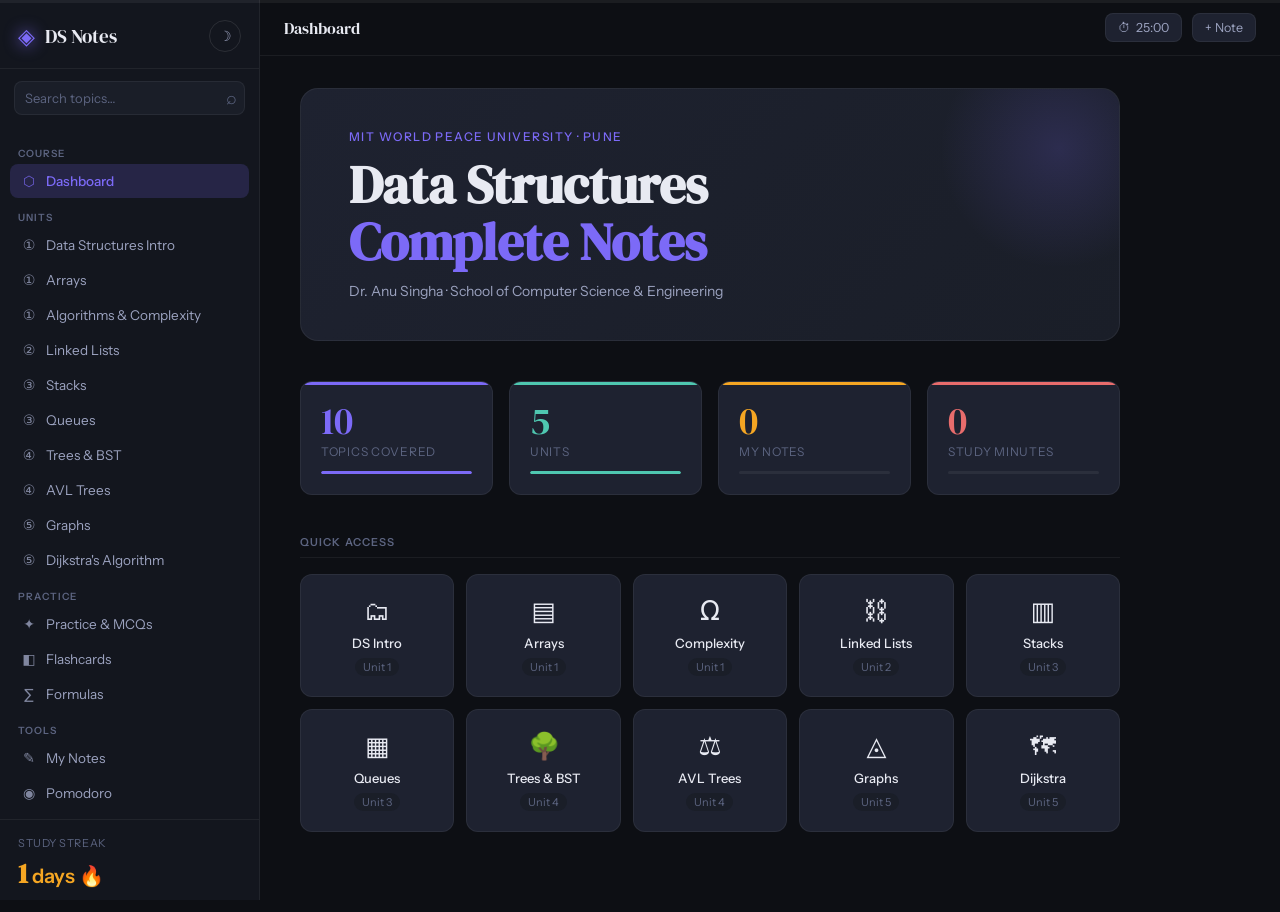
<file: dsc.html>
<!DOCTYPE html>
<html lang="en" data-theme="dark">
<head>
  <meta charset="UTF-8" />
  <meta name="viewport" content="width=device-width, initial-scale=1.0" />
  <title>DS Notes — MIT WPU · Data Structures</title>
  <link rel="preconnect" href="https://fonts.googleapis.com">
  <link href="https://fonts.googleapis.com/css2?family=DM+Serif+Display:ital@0;1&family=DM+Mono:wght@400;500&family=Instrument+Sans:wght@400;500;600&display=swap" rel="stylesheet">
<style>
  /* =========================================================
   DS Notes — Premium Study Platform
   Design: Dark-primary, editorial, refined academic
   ========================================================= */

/* ─── CSS Variables ─── */
:root {
  --bg: #0d0f14;
  --bg-2: #13161e;
  --bg-3: #1a1e28;
  --bg-4: #222739;
  --surface: #1e2230;
  --surface-2: #252a3a;
  --border: rgba(255,255,255,0.06);
  --border-2: rgba(255,255,255,0.10);
  --text: #e8eaf2;
  --text-2: #9ca3c0;
  --text-3: #5c6480;
  --accent: #7c6af7;
  --accent-2: #5b4dd6;
  --accent-glow: rgba(124,106,247,0.18);
  --teal: #4fc7b0;
  --gold: #f5a623;
  --red: #e86c6c;
  --green: #5bb98c;
  --sidebar-w: 260px;
  --topbar-h: 56px;
  --radius: 12px;
  --radius-sm: 8px;
  --radius-lg: 18px;
  --shadow: 0 4px 24px rgba(0,0,0,0.4);
  --shadow-lg: 0 12px 48px rgba(0,0,0,0.5);
  --font-display: 'DM Serif Display', Georgia, serif;
  --font-body: 'Instrument Sans', system-ui, sans-serif;
  --font-mono: 'DM Mono', 'Fira Code', monospace;
  --transition: 0.2s ease;
  --transition-med: 0.35s cubic-bezier(0.4,0,0.2,1);
}

[data-theme="light"] {
  --bg: #f5f5f8;
  --bg-2: #eeeef3;
  --bg-3: #e6e6ed;
  --bg-4: #dedee8;
  --surface: #ffffff;
  --surface-2: #f0f0f5;
  --border: rgba(0,0,0,0.06);
  --border-2: rgba(0,0,0,0.10);
  --text: #1a1c2e;
  --text-2: #4a4f6a;
  --text-3: #9099bb;
  --accent-glow: rgba(124,106,247,0.12);
  --shadow: 0 4px 24px rgba(100,100,140,0.12);
  --shadow-lg: 0 12px 48px rgba(100,100,140,0.18);
}

/* ─── Reset & Base ─── */
*, *::before, *::after { box-sizing: border-box; margin: 0; padding: 0; }

html { scroll-behavior: smooth; font-size: 16px; }

body {
  font-family: var(--font-body);
  background: var(--bg);
  color: var(--text);
  display: flex;
  min-height: 100vh;
  overflow-x: hidden;
  transition: background var(--transition-med), color var(--transition-med);
}

/* ─── Progress Bar ─── */
#progress-bar {
  position: fixed;
  top: 0; left: 0; right: 0;
  height: 3px;
  background: var(--border);
  z-index: 1000;
}
#progress-fill {
  height: 100%;
  background: linear-gradient(90deg, var(--accent), var(--teal));
  width: 0%;
  transition: width 0.2s ease;
  box-shadow: 0 0 10px var(--accent);
}

/* ─── Sidebar ─── */
#sidebar {
  width: var(--sidebar-w);
  height: 100vh;
  position: fixed;
  left: 0; top: 0;
  background: var(--bg-2);
  border-right: 1px solid var(--border);
  display: flex;
  flex-direction: column;
  z-index: 200;
  overflow-y: auto;
  overflow-x: hidden;
  transition: transform var(--transition-med), background var(--transition-med);
}

#sidebar::-webkit-scrollbar { width: 4px; }
#sidebar::-webkit-scrollbar-thumb { background: var(--border-2); border-radius: 2px; }

.sidebar-header {
  display: flex;
  align-items: center;
  justify-content: space-between;
  padding: 20px 18px 16px;
  border-bottom: 1px solid var(--border);
  position: sticky;
  top: 0;
  background: var(--bg-2);
  z-index: 10;
}

.logo { display: flex; align-items: center; gap: 10px; text-decoration: none; }
.logo-icon { font-size: 22px; color: var(--accent); filter: drop-shadow(0 0 8px var(--accent)); }
.logo-text { font-family: var(--font-display); font-size: 19px; color: var(--text); }

#theme-toggle {
  background: none; border: 1px solid var(--border-2);
  color: var(--text-2); cursor: pointer;
  width: 32px; height: 32px; border-radius: 50%;
  font-size: 14px; display: flex; align-items: center; justify-content: center;
  transition: all var(--transition);
}
#theme-toggle:hover { border-color: var(--accent); color: var(--accent); }

.sidebar-search {
  padding: 12px 14px;
  position: relative;
}
.sidebar-search input {
  width: 100%;
  background: var(--bg-3);
  border: 1px solid var(--border);
  border-radius: var(--radius-sm);
  padding: 8px 32px 8px 10px;
  color: var(--text);
  font-family: var(--font-body);
  font-size: 13px;
  outline: none;
  transition: border-color var(--transition);
}
.sidebar-search input:focus { border-color: var(--accent); }
.sidebar-search input::placeholder { color: var(--text-3); }
.search-icon {
  position: absolute;
  right: 22px; top: 50%;
  transform: translateY(-50%);
  color: var(--text-3);
  font-size: 18px;
  pointer-events: none;
}

.sidebar-nav { padding: 8px 10px; flex: 1; }

.nav-section-label {
  font-size: 10px;
  font-weight: 600;
  letter-spacing: 0.1em;
  color: var(--text-3);
  padding: 12px 8px 4px;
  text-transform: uppercase;
}

.nav-item {
  display: flex;
  align-items: center;
  gap: 8px;
  padding: 8px 10px;
  border-radius: var(--radius-sm);
  color: var(--text-2);
  text-decoration: none;
  font-size: 13.5px;
  transition: all var(--transition);
  cursor: pointer;
  margin-bottom: 1px;
}
.nav-item:hover { background: var(--bg-3); color: var(--text); }
.nav-item.active { background: var(--accent-glow); color: var(--accent); font-weight: 500; }
.nav-item .nav-icon { font-size: 14px; opacity: 0.8; min-width: 18px; text-align: center; }

.sidebar-streak {
  padding: 16px 18px;
  border-top: 1px solid var(--border);
  background: var(--bg-2);
}
.streak-label { font-size: 11px; color: var(--text-3); text-transform: uppercase; letter-spacing: 0.05em; }
.streak-days { font-size: 20px; font-weight: 600; color: var(--gold); margin-top: 4px; }
#streak-count { font-size: 28px; font-family: var(--font-display); }

/* ─── Sidebar Overlay (mobile) ─── */
#sidebar-overlay {
  display: none;
  position: fixed;
  inset: 0;
  background: rgba(0,0,0,0.5);
  z-index: 190;
  backdrop-filter: blur(2px);
}

/* ─── Main ─── */
#main {
  margin-left: var(--sidebar-w);
  flex: 1;
  display: flex;
  flex-direction: column;
  min-height: 100vh;
  transition: margin var(--transition-med);
}

/* ─── Topbar ─── */
#topbar {
  position: sticky;
  top: 0;
  height: var(--topbar-h);
  background: var(--bg);
  border-bottom: 1px solid var(--border);
  display: flex;
  align-items: center;
  padding: 0 24px;
  gap: 12px;
  z-index: 100;
  backdrop-filter: blur(12px);
  transition: background var(--transition-med);
}

#menu-toggle {
  display: none;
  background: none; border: none;
  color: var(--text); cursor: pointer;
  font-size: 20px; padding: 4px;
}

.topbar-title {
  font-family: var(--font-display);
  font-size: 16px;
  color: var(--text);
  flex: 1;
}

.topbar-actions { display: flex; align-items: center; gap: 10px; }

.btn-icon {
  background: var(--surface);
  border: 1px solid var(--border);
  color: var(--text-2);
  padding: 6px 12px;
  border-radius: var(--radius-sm);
  font-size: 12.5px;
  cursor: pointer;
  font-family: var(--font-body);
  transition: all var(--transition);
  display: flex; align-items: center; gap: 5px;
}
.btn-icon:hover { border-color: var(--accent); color: var(--accent); }

/* ─── Content ─── */
#content { padding: 32px 40px 80px; max-width: 900px; width: 100%; }

/* ─── Pages ─── */
.page { display: none; animation: pageIn 0.3s ease; }
.page.active { display: block; }

@keyframes pageIn {
  from { opacity: 0; transform: translateY(8px); }
  to   { opacity: 1; transform: translateY(0); }
}

/* ─── Page Hero (Dashboard) ─── */
.page-hero {
  margin-bottom: 40px;
  padding: 40px 48px;
  background: linear-gradient(135deg, var(--surface), var(--bg-3));
  border: 1px solid var(--border);
  border-radius: var(--radius-lg);
  position: relative;
  overflow: hidden;
}
.page-hero::before {
  content: '';
  position: absolute;
  top: -60px; right: -60px;
  width: 240px; height: 240px;
  background: radial-gradient(circle, var(--accent-glow) 0%, transparent 70%);
  pointer-events: none;
}
.hero-label {
  font-size: 12px;
  text-transform: uppercase;
  letter-spacing: 0.12em;
  color: var(--accent);
  margin-bottom: 12px;
  font-weight: 500;
}
.hero-title {
  font-family: var(--font-display);
  font-size: clamp(32px, 5vw, 52px);
  line-height: 1.1;
  color: var(--text);
  margin-bottom: 12px;
}
.hero-title em { color: var(--accent); font-style: normal; }
.hero-sub { font-size: 14px; color: var(--text-2); }

/* ─── Stats Grid ─── */
.stats-grid {
  display: grid;
  grid-template-columns: repeat(auto-fit, minmax(160px, 1fr));
  gap: 16px;
  margin-bottom: 40px;
}

.stat-card {
  background: var(--surface);
  border: 1px solid var(--border);
  border-radius: var(--radius);
  padding: 20px;
  position: relative;
  overflow: hidden;
  transition: transform var(--transition), box-shadow var(--transition);
}
.stat-card:hover { transform: translateY(-2px); box-shadow: var(--shadow); }
.stat-card::before {
  content: '';
  position: absolute;
  top: 0; left: 0; right: 0;
  height: 3px;
  background: var(--accent);
}
.stat-num {
  font-family: var(--font-display);
  font-size: 38px;
  color: var(--accent);
  line-height: 1;
  margin-bottom: 4px;
}
.stat-label { font-size: 12px; color: var(--text-3); text-transform: uppercase; letter-spacing: 0.06em; }
.stat-bar {
  margin-top: 12px;
  height: 3px;
  background: var(--border);
  border-radius: 2px;
  overflow: hidden;
}
.stat-bar div {
  height: 100%;
  background: var(--accent);
  border-radius: 2px;
  transition: width 1.5s ease;
}

/* ─── Topics Grid ─── */
.section-heading {
  font-size: 11px;
  text-transform: uppercase;
  letter-spacing: 0.1em;
  color: var(--text-3);
  font-weight: 600;
  margin-bottom: 16px;
  padding-bottom: 8px;
  border-bottom: 1px solid var(--border);
}

.topics-grid {
  display: grid;
  grid-template-columns: repeat(auto-fill, minmax(140px, 1fr));
  gap: 12px;
}

.topic-card {
  background: var(--surface);
  border: 1px solid var(--border);
  border-radius: var(--radius);
  padding: 20px 16px;
  cursor: pointer;
  transition: all var(--transition);
  text-align: center;
}
.topic-card:hover {
  border-color: var(--accent);
  transform: translateY(-3px);
  box-shadow: 0 8px 24px rgba(124,106,247,0.15);
}
.topic-icon { font-size: 26px; margin-bottom: 8px; }
.topic-name { font-size: 13px; font-weight: 500; color: var(--text); margin-bottom: 4px; }
.topic-tag { font-size: 11px; color: var(--text-3); background: var(--bg-3); display: inline-block; padding: 2px 8px; border-radius: 10px; }

/* ─── Page Header ─── */
.page-header {
  margin-bottom: 28px;
  padding-bottom: 20px;
  border-bottom: 1px solid var(--border);
}
.unit-badge {
  display: inline-block;
  font-size: 11px;
  font-weight: 600;
  text-transform: uppercase;
  letter-spacing: 0.1em;
  color: var(--accent);
  background: var(--accent-glow);
  padding: 4px 10px;
  border-radius: 20px;
  margin-bottom: 10px;
}
.practice-badge { color: var(--teal); background: rgba(79,199,176,0.12); }
.page-header h2 {
  font-family: var(--font-display);
  font-size: clamp(24px, 4vw, 36px);
  color: var(--text);
  line-height: 1.2;
}
.page-intro { color: var(--text-2); font-size: 14px; margin-bottom: 28px; }

/* ─── Callouts ─── */
.callout {
  border-radius: var(--radius);
  padding: 16px 20px;
  margin-bottom: 20px;
  border-left: 3px solid;
}
.callout-title { font-size: 12px; font-weight: 600; text-transform: uppercase; letter-spacing: 0.06em; margin-bottom: 8px; }
.callout p { font-size: 14.5px; line-height: 1.7; color: var(--text-2); }
.callout ul, .callout ol { padding-left: 20px; }
.callout li { font-size: 14px; line-height: 1.8; color: var(--text-2); }

.callout-def { background: rgba(124,106,247,0.07); border-color: var(--accent); }
.callout-def .callout-title { color: var(--accent); }

.callout-key { background: rgba(245,166,35,0.07); border-color: var(--gold); }
.callout-key .callout-title { color: var(--gold); }

.callout-tip { background: rgba(79,199,176,0.07); border-color: var(--teal); }
.callout-tip .callout-title { color: var(--teal); }

/* ─── Collapsible Sections ─── */
.collapsible {
  background: var(--surface);
  border: 1px solid var(--border);
  border-radius: var(--radius);
  margin-bottom: 16px;
  overflow: hidden;
  transition: box-shadow var(--transition);
}
.collapsible:hover { box-shadow: var(--shadow); }

.collapsible-header {
  display: flex;
  align-items: center;
  justify-content: space-between;
  padding: 14px 20px;
  cursor: pointer;
  font-weight: 500;
  font-size: 14.5px;
  color: var(--text);
  user-select: none;
  transition: background var(--transition);
}
.collapsible-header:hover { background: var(--surface-2); }

.caret {
  color: var(--text-3);
  font-size: 18px;
  transition: transform var(--transition);
}
.collapsible.open .caret { transform: rotate(180deg); }

.collapsible-body {
  display: none;
  padding: 0 20px 20px;
  border-top: 1px solid var(--border);
}
.collapsible.open .collapsible-body { display: block; }

/* ─── Two-Column Layout ─── */
.two-col { display: grid; grid-template-columns: 1fr 1fr; gap: 16px; }
@media (max-width: 640px) { .two-col { grid-template-columns: 1fr; } }

.col-card {
  background: var(--bg-3);
  border-radius: var(--radius-sm);
  padding: 16px;
}
.col-card h4 { font-size: 13px; font-weight: 600; margin-bottom: 8px; color: var(--text); }
.col-card p, .col-card li { font-size: 13.5px; color: var(--text-2); line-height: 1.7; }
.col-card ul { padding-left: 16px; }
.col-card.green-border { border-left: 3px solid var(--green); }
.col-card.red-border { border-left: 3px solid var(--red); }

/* ─── Concept Cards ─── */
.concept-cards {
  display: grid;
  grid-template-columns: repeat(auto-fill, minmax(180px, 1fr));
  gap: 12px;
  padding-top: 12px;
}
.concept-card {
  background: var(--bg-3);
  border: 1px solid var(--border);
  border-radius: var(--radius-sm);
  padding: 14px;
  transition: border-color var(--transition);
}
.concept-card:hover { border-color: var(--accent); }
.cc-title {
  font-size: 12px;
  font-weight: 600;
  color: var(--accent);
  text-transform: uppercase;
  letter-spacing: 0.06em;
  margin-bottom: 6px;
}
.concept-card p { font-size: 13px; color: var(--text-2); line-height: 1.6; }

/* ─── Array Visualization ─── */
.array-vis {
  display: flex;
  gap: 4px;
  margin-top: 12px;
  flex-wrap: wrap;
}
.array-cell {
  background: var(--bg-4);
  border: 1px solid var(--border-2);
  border-radius: 4px;
  padding: 8px 12px;
  font-family: var(--font-mono);
  font-size: 12px;
  color: var(--text-2);
}
.array-cell.hl {
  background: var(--accent-glow);
  border-color: var(--accent);
  color: var(--accent);
}

/* ─── Formula Box ─── */
.formula-box {
  background: var(--bg-3);
  border: 1px solid var(--border);
  border-radius: var(--radius-sm);
  padding: 20px 24px;
  margin-top: 12px;
  text-align: center;
}
.formula-box.small { padding: 12px 16px; }
.formula-title { font-size: 11px; text-transform: uppercase; letter-spacing: 0.08em; color: var(--text-3); margin-bottom: 8px; }
.formula {
  font-family: var(--font-mono);
  font-size: 16px;
  color: var(--teal);
  margin: 8px 0;
}
.formula-legend {
  display: flex;
  flex-wrap: wrap;
  gap: 12px;
  justify-content: center;
  margin-top: 12px;
}
.formula-legend span {
  font-size: 12px;
  color: var(--text-3);
  background: var(--bg-4);
  padding: 3px 10px;
  border-radius: 12px;
}
.formula-legend code { font-family: var(--font-mono); color: var(--accent); }

/* ─── Code Block ─── */
.code-block {
  background: var(--bg);
  border: 1px solid var(--border);
  border-radius: var(--radius-sm);
  overflow: hidden;
  margin-top: 12px;
}
.code-title {
  font-size: 11px;
  font-weight: 600;
  text-transform: uppercase;
  letter-spacing: 0.08em;
  color: var(--text-3);
  padding: 8px 14px;
  border-bottom: 1px solid var(--border);
  background: var(--surface);
}
.code-block pre {
  padding: 14px 16px;
  font-family: var(--font-mono);
  font-size: 12.5px;
  color: var(--teal);
  line-height: 1.8;
  overflow-x: auto;
  white-space: pre;
}

code {
  font-family: var(--font-mono);
  font-size: 12.5px;
  color: var(--accent);
  background: var(--accent-glow);
  padding: 1px 5px;
  border-radius: 4px;
}

/* ─── Comparison Table ─── */
.comparison-table { overflow-x: auto; margin-top: 12px; }
.comparison-table table {
  width: 100%;
  border-collapse: collapse;
  font-size: 13.5px;
}
.comparison-table th {
  background: var(--bg-3);
  padding: 10px 14px;
  text-align: left;
  font-size: 12px;
  font-weight: 600;
  color: var(--text-3);
  text-transform: uppercase;
  letter-spacing: 0.06em;
  border-bottom: 1px solid var(--border);
}
.comparison-table td {
  padding: 10px 14px;
  border-bottom: 1px solid var(--border);
  color: var(--text-2);
  vertical-align: top;
}
.comparison-table tr:last-child td { border-bottom: none; }
.comparison-table tr:hover td { background: var(--surface-2); }
td.good { color: var(--green); font-weight: 500; }
td.ok   { color: var(--gold); }
td.bad  { color: var(--red); }
.table-note { font-size: 12px; color: var(--text-3); margin-top: 8px; font-style: italic; }

/* ─── Operations List ─── */
.ops-list { display: flex; flex-direction: column; gap: 8px; padding-top: 12px; }
.op-item {
  display: flex;
  align-items: baseline;
  gap: 12px;
  padding: 10px 14px;
  background: var(--bg-3);
  border-radius: var(--radius-sm);
  border-left: 3px solid var(--accent);
}
.op-name { font-size: 13px; font-weight: 600; color: var(--text); min-width: 100px; }
.op-desc { font-size: 13px; color: var(--text-2); }

/* ─── Ops Accordion ─── */
.ops-accordion { display: flex; flex-direction: column; gap: 6px; padding-top: 12px; }
.op-tab { background: var(--bg-3); border-radius: var(--radius-sm); overflow: hidden; }
.op-tab-header {
  padding: 10px 14px;
  font-size: 13.5px;
  font-weight: 500;
  cursor: pointer;
  color: var(--text);
  transition: background var(--transition);
}
.op-tab-header:hover { background: var(--bg-4); }
.op-tab-body { display: none; padding: 10px 14px; border-top: 1px solid var(--border); }
.op-tab.open .op-tab-body { display: block; }
.op-tab-body ol { padding-left: 18px; }
.op-tab-body li { font-size: 13px; color: var(--text-2); line-height: 1.9; }
.op-tab-body p { font-size: 13px; color: var(--text-2); line-height: 1.7; }

/* ─── Node Visual ─── */
.node-visual {
  display: flex;
  align-items: center;
  gap: 4px;
  margin-top: 16px;
  flex-wrap: wrap;
}
.node-box {
  display: flex;
  border: 1px solid var(--border-2);
  border-radius: 6px;
  overflow: hidden;
  font-family: var(--font-mono);
  font-size: 12px;
}
.node-data {
  background: var(--accent-glow);
  color: var(--accent);
  padding: 8px 12px;
}
.node-ptr {
  background: var(--bg-4);
  color: var(--text-3);
  padding: 8px 10px;
}
.node-arrow { color: var(--text-3); font-size: 18px; padding: 0 4px; align-self: center; }
.mt { margin-top: 12px; }

/* ─── Stack Visualization ─── */
.stack-vis {
  display: flex;
  flex-direction: column;
  align-items: flex-start;
  gap: 2px;
  padding-top: 12px;
}
.stack-label { font-size: 12px; color: var(--accent); font-weight: 600; padding: 2px 0; }
.stack-frame {
  background: var(--bg-4);
  border: 1px solid var(--border);
  border-radius: 4px;
  padding: 8px 32px;
  font-family: var(--font-mono);
  font-size: 14px;
  color: var(--text-2);
  width: 140px;
  text-align: center;
  transition: background var(--transition);
}
.stack-frame.top-frame { background: var(--accent-glow); border-color: var(--accent); color: var(--accent); }
.stack-frame.bot-frame { opacity: 0.6; }
.vis-caption { font-size: 12px; color: var(--text-3); margin-top: 10px; font-style: italic; }

/* ─── Queue Visualization ─── */
.queue-vis {
  display: flex;
  align-items: center;
  gap: 4px;
  padding-top: 12px;
  flex-wrap: wrap;
}
.q-label { font-size: 12px; color: var(--accent); font-weight: 600; }
.q-frame {
  background: var(--bg-4);
  border: 1px solid var(--border);
  border-radius: 4px;
  padding: 8px 16px;
  font-family: var(--font-mono);
  font-size: 14px;
  color: var(--text-2);
}
.q-frame.hl { background: var(--accent-glow); border-color: var(--accent); color: var(--accent); }

/* ─── Complexity Ladder ─── */
.complexity-ladder { display: flex; flex-direction: column; gap: 6px; padding-top: 12px; }
.cl-item {
  display: flex;
  align-items: center;
  gap: 12px;
  padding: 8px 14px;
  border-radius: var(--radius-sm);
  border-left: 4px solid;
}
.cl-item.best  { background: rgba(91,185,140,0.08); border-color: var(--green); }
.cl-item.good  { background: rgba(79,199,176,0.08); border-color: var(--teal); }
.cl-item.ok    { background: rgba(245,166,35,0.08); border-color: var(--gold); }
.cl-item.warn  { background: rgba(232,108,108,0.08); border-color: var(--red); }
.cl-item.bad   { background: rgba(200,50,50,0.1);   border-color: #cc3333; }
.cl-code { font-family: var(--font-mono); font-size: 14px; color: var(--text); min-width: 110px; }
.cl-name { font-size: 13px; font-weight: 500; color: var(--text-2); min-width: 100px; }
.cl-eg   { font-size: 12px; color: var(--text-3); }

/* ─── Notation Cards ─── */
.notation-cards { display: grid; grid-template-columns: repeat(auto-fit, minmax(180px, 1fr)); gap: 12px; padding-top: 12px; }
.notation-card {
  border-radius: var(--radius);
  padding: 20px;
  text-align: center;
  border: 1px solid var(--border);
}
.notation-sym {
  font-family: var(--font-display);
  font-size: 42px;
  line-height: 1;
  margin-bottom: 8px;
}
.notation-name { font-size: 12px; font-weight: 600; text-transform: uppercase; letter-spacing: 0.08em; margin-bottom: 8px; }
.notation-card p { font-size: 13px; color: var(--text-2); line-height: 1.6; }
.big-o { background: rgba(124,106,247,0.07); border-color: var(--accent); }
.big-o .notation-sym { color: var(--accent); }
.big-o .notation-name { color: var(--accent); }
.omega { background: rgba(79,199,176,0.07); border-color: var(--teal); }
.omega .notation-sym { color: var(--teal); }
.omega .notation-name { color: var(--teal); }
.theta { background: rgba(245,166,35,0.07); border-color: var(--gold); }
.theta .notation-sym { color: var(--gold); }
.theta .notation-name { color: var(--gold); }

/* ─── AVL Rotation Cards ─── */
.rotation-cards { display: grid; grid-template-columns: repeat(auto-fill, minmax(200px, 1fr)); gap: 12px; padding-top: 12px; }
.rot-card {
  background: var(--bg-3);
  border: 1px solid var(--border);
  border-radius: var(--radius-sm);
  padding: 16px;
  transition: border-color var(--transition);
}
.rot-card:hover { border-color: var(--accent); }
.rot-type { font-size: 16px; font-weight: 700; color: var(--accent); margin-bottom: 6px; font-family: var(--font-mono); }
.rot-trigger { font-size: 12.5px; color: var(--text-2); margin-bottom: 6px; line-height: 1.5; }
.rot-fix { font-size: 12.5px; color: var(--teal); font-style: italic; }

/* ─── Related Topics ─── */
.related-topics {
  display: flex;
  align-items: center;
  gap: 8px;
  flex-wrap: wrap;
  margin-top: 28px;
  padding-top: 16px;
  border-top: 1px solid var(--border);
}
.related-topics span { font-size: 12px; color: var(--text-3); }
.related-topics button {
  background: var(--surface);
  border: 1px solid var(--border);
  color: var(--text-2);
  padding: 5px 12px;
  border-radius: 16px;
  font-size: 12.5px;
  cursor: pointer;
  font-family: var(--font-body);
  transition: all var(--transition);
}
.related-topics button:hover { border-color: var(--accent); color: var(--accent); background: var(--accent-glow); }

/* ─── Practice Page ─── */
.practice-filter {
  display: flex;
  gap: 8px;
  flex-wrap: wrap;
  margin-bottom: 24px;
}
.filter-btn {
  background: var(--surface);
  border: 1px solid var(--border);
  color: var(--text-2);
  padding: 6px 14px;
  border-radius: 20px;
  font-size: 13px;
  cursor: pointer;
  font-family: var(--font-body);
  transition: all var(--transition);
}
.filter-btn:hover { border-color: var(--accent); color: var(--accent); }
.filter-btn.active { background: var(--accent); border-color: var(--accent); color: white; }

/* ─── MCQ ─── */
.mcq-card {
  background: var(--surface);
  border: 1px solid var(--border);
  border-radius: var(--radius);
  padding: 20px;
  margin-bottom: 16px;
  transition: border-color var(--transition);
}
.mcq-card[data-answered] { border-color: var(--border-2); }
.mcq-question {
  font-size: 15px;
  color: var(--text);
  margin-bottom: 14px;
  line-height: 1.6;
}
.mcq-num {
  font-size: 11px;
  color: var(--text-3);
  text-transform: uppercase;
  letter-spacing: 0.08em;
  margin-bottom: 8px;
}
.mcq-options { display: flex; flex-direction: column; gap: 8px; }
.mcq-option {
  display: flex;
  align-items: center;
  gap: 10px;
  padding: 10px 14px;
  border-radius: var(--radius-sm);
  border: 1px solid var(--border);
  cursor: pointer;
  transition: all var(--transition);
  font-size: 14px;
  color: var(--text-2);
}
.mcq-option:hover { border-color: var(--accent); background: var(--accent-glow); color: var(--text); }
.mcq-option.correct { background: rgba(91,185,140,0.12); border-color: var(--green); color: var(--green); }
.mcq-option.wrong   { background: rgba(232,108,108,0.12); border-color: var(--red); color: var(--red); }
.opt-label {
  width: 22px; height: 22px;
  border-radius: 50%;
  background: var(--bg-3);
  display: flex; align-items: center; justify-content: center;
  font-size: 11px;
  font-weight: 600;
  flex-shrink: 0;
}

/* ─── Solved Problems ─── */
.solved-problem {
  background: var(--surface);
  border: 1px solid var(--border);
  border-radius: var(--radius);
  margin-bottom: 16px;
  overflow: hidden;
}
.problem-header {
  padding: 14px 20px;
  font-weight: 600;
  font-size: 14.5px;
  color: var(--text);
  background: var(--surface-2);
  border-bottom: 1px solid var(--border);
}
.problem-body { padding: 16px 20px; }
.problem-body p { font-size: 14px; color: var(--text-2); margin-bottom: 12px; }
.solution { display: flex; flex-direction: column; gap: 6px; }
.solution-step {
  display: flex;
  gap: 12px;
  align-items: flex-start;
  padding: 8px 12px;
  background: var(--bg-3);
  border-radius: var(--radius-sm);
  font-size: 13.5px;
  color: var(--text-2);
}
.step-num {
  font-size: 11px;
  font-weight: 700;
  color: var(--accent);
  background: var(--accent-glow);
  padding: 2px 8px;
  border-radius: 10px;
  white-space: nowrap;
  flex-shrink: 0;
}

/* ─── Flashcards ─── */
.flashcard-deck { max-width: 500px; margin: 0 auto; }
.fc-progress { text-align: center; font-size: 12px; color: var(--text-3); margin-bottom: 16px; }

.flashcard {
  perspective: 1000px;
  height: 240px;
  cursor: pointer;
  margin-bottom: 20px;
}
.fc-inner {
  position: relative;
  width: 100%; height: 100%;
  transform-style: preserve-3d;
  transition: transform 0.55s cubic-bezier(0.4,0.2,0.2,1);
}
.flashcard.flipped .fc-inner { transform: rotateY(180deg); }

.fc-front, .fc-back {
  position: absolute;
  inset: 0;
  backface-visibility: hidden;
  border-radius: var(--radius-lg);
  border: 1px solid var(--border);
  display: flex;
  flex-direction: column;
  align-items: center;
  justify-content: center;
  padding: 28px;
  text-align: center;
}
.fc-front {
  background: linear-gradient(135deg, var(--surface), var(--bg-3));
}
.fc-back {
  background: linear-gradient(135deg, var(--accent-glow), var(--bg-3));
  border-color: var(--accent);
  transform: rotateY(180deg);
}
.fc-q-label, .fc-a-label {
  font-size: 10px;
  font-weight: 700;
  text-transform: uppercase;
  letter-spacing: 0.12em;
  padding: 3px 10px;
  border-radius: 10px;
  margin-bottom: 14px;
}
.fc-q-label { color: var(--text-3); background: var(--bg-4); }
.fc-a-label { color: var(--accent); background: var(--accent-glow); }
#fc-question { font-size: 15px; color: var(--text); line-height: 1.6; }
#fc-answer { font-size: 14.5px; color: var(--text); line-height: 1.7; }

.fc-controls {
  display: flex;
  gap: 10px;
  justify-content: center;
}
.fc-btn {
  padding: 8px 20px;
  border-radius: var(--radius-sm);
  border: 1px solid var(--border);
  background: var(--surface);
  color: var(--text-2);
  cursor: pointer;
  font-family: var(--font-body);
  font-size: 13.5px;
  transition: all var(--transition);
}
.fc-btn:hover { border-color: var(--accent); color: var(--accent); }
.fc-btn.primary { background: var(--accent); border-color: var(--accent); color: white; }
.fc-btn.primary:hover { background: var(--accent-2); }

/* ─── Formula Sheet ─── */
.formula-sheet { display: flex; flex-direction: column; gap: 20px; }
.fs-group {
  background: var(--surface);
  border: 1px solid var(--border);
  border-radius: var(--radius);
  padding: 20px;
}
.fs-title {
  font-size: 12px;
  font-weight: 700;
  text-transform: uppercase;
  letter-spacing: 0.1em;
  color: var(--accent);
  margin-bottom: 12px;
  padding-bottom: 8px;
  border-bottom: 1px solid var(--border);
}
.fs-item {
  display: flex;
  align-items: baseline;
  gap: 10px;
  padding: 6px 0;
  border-bottom: 1px solid var(--border);
  flex-wrap: wrap;
}
.fs-item:last-child { border-bottom: none; }
.fs-label { font-size: 13px; color: var(--text-2); min-width: 180px; }
.fs-item code { font-family: var(--font-mono); font-size: 13.5px; color: var(--teal); background: none; padding: 0; }

/* ─── My Notes ─── */
.notes-toolbar {
  display: flex;
  gap: 10px;
  margin-bottom: 12px;
  flex-wrap: wrap;
}
.notes-toolbar input, .notes-toolbar select {
  background: var(--surface);
  border: 1px solid var(--border);
  border-radius: var(--radius-sm);
  padding: 8px 12px;
  color: var(--text);
  font-family: var(--font-body);
  font-size: 13.5px;
  outline: none;
  transition: border-color var(--transition);
}
.notes-toolbar input { flex: 1; min-width: 150px; }
.notes-toolbar input:focus, .notes-toolbar select:focus { border-color: var(--accent); }
.notes-toolbar input::placeholder { color: var(--text-3); }
.notes-toolbar select option { background: var(--surface); }

#note-content {
  width: 100%;
  min-height: 180px;
  background: var(--surface);
  border: 1px solid var(--border);
  border-radius: var(--radius);
  padding: 14px 16px;
  color: var(--text);
  font-family: var(--font-mono);
  font-size: 13.5px;
  line-height: 1.7;
  outline: none;
  resize: vertical;
  transition: border-color var(--transition);
  margin-bottom: 20px;
}
#note-content:focus { border-color: var(--accent); }
#note-content::placeholder { color: var(--text-3); }

.btn-primary {
  background: var(--accent);
  border: 1px solid var(--accent);
  color: white;
  padding: 8px 18px;
  border-radius: var(--radius-sm);
  font-size: 13.5px;
  cursor: pointer;
  font-family: var(--font-body);
  font-weight: 500;
  transition: all var(--transition);
}
.btn-primary:hover { background: var(--accent-2); }

.notes-grid {
  display: grid;
  grid-template-columns: repeat(auto-fill, minmax(240px, 1fr));
  gap: 14px;
}
.note-card {
  background: var(--surface);
  border: 1px solid var(--border);
  border-radius: var(--radius);
  padding: 16px;
  position: relative;
  transition: all var(--transition);
  animation: pageIn 0.25s ease;
}
.note-card:hover { border-color: var(--accent); box-shadow: var(--shadow); }
.note-card-title {
  font-size: 14px;
  font-weight: 600;
  color: var(--text);
  margin-bottom: 6px;
  white-space: nowrap;
  overflow: hidden;
  text-overflow: ellipsis;
}
.note-card-subject {
  font-size: 11px;
  color: var(--accent);
  background: var(--accent-glow);
  display: inline-block;
  padding: 2px 8px;
  border-radius: 10px;
  margin-bottom: 8px;
}
.note-card-preview {
  font-size: 12.5px;
  color: var(--text-3);
  line-height: 1.5;
  max-height: 48px;
  overflow: hidden;
}
.note-card-actions {
  display: flex;
  gap: 6px;
  margin-top: 12px;
  padding-top: 10px;
  border-top: 1px solid var(--border);
}
.note-action-btn {
  background: none;
  border: 1px solid var(--border);
  color: var(--text-3);
  padding: 4px 10px;
  border-radius: 6px;
  font-size: 12px;
  cursor: pointer;
  font-family: var(--font-body);
  transition: all var(--transition);
}
.note-action-btn:hover { border-color: var(--accent); color: var(--accent); }
.note-action-btn.del:hover { border-color: var(--red); color: var(--red); }

.empty-state {
  text-align: center;
  padding: 60px 20px;
  color: var(--text-3);
  grid-column: 1/-1;
}
.empty-state .empty-icon { font-size: 48px; margin-bottom: 16px; opacity: 0.4; }
.empty-state p { font-size: 14px; }

/* ─── Pomodoro ─── */
.pomo-container { max-width: 380px; margin: 0 auto; text-align: center; }
.pomo-mode-btns {
  display: flex;
  gap: 8px;
  justify-content: center;
  margin-bottom: 32px;
  flex-wrap: wrap;
}
.pomo-mode {
  padding: 8px 14px;
  border-radius: 20px;
  border: 1px solid var(--border);
  background: var(--surface);
  color: var(--text-2);
  font-size: 13px;
  cursor: pointer;
  font-family: var(--font-body);
  transition: all var(--transition);
}
.pomo-mode:hover { border-color: var(--accent); color: var(--accent); }
.pomo-mode.active { background: var(--accent); border-color: var(--accent); color: white; }

.pomo-clock {
  position: relative;
  width: 200px; height: 200px;
  margin: 0 auto 28px;
}
.pomo-ring { width: 100%; height: 100%; transform: rotate(-90deg); }
.pomo-ring-bg { fill: none; stroke: var(--border); stroke-width: 8; }
.pomo-ring-fill {
  fill: none;
  stroke: var(--accent);
  stroke-width: 8;
  stroke-linecap: round;
  stroke-dasharray: 553;
  stroke-dashoffset: 0;
  transition: stroke-dashoffset 1s linear, stroke 0.3s;
  filter: drop-shadow(0 0 8px var(--accent));
}
.pomo-time {
  position: absolute;
  inset: 0;
  display: flex;
  align-items: center;
  justify-content: center;
  font-family: var(--font-display);
  font-size: 46px;
  color: var(--text);
}

.pomo-controls { display: flex; gap: 10px; justify-content: center; margin-bottom: 32px; }
.btn-pomo {
  padding: 10px 22px;
  border-radius: var(--radius-sm);
  border: 1px solid var(--border);
  background: var(--surface);
  color: var(--text-2);
  font-size: 14px;
  cursor: pointer;
  font-family: var(--font-body);
  transition: all var(--transition);
}
.btn-pomo:hover { border-color: var(--accent); color: var(--accent); }
.btn-pomo:first-child { background: var(--accent); border-color: var(--accent); color: white; }
.btn-pomo:first-child:hover { background: var(--accent-2); }

.pomo-stats { display: flex; gap: 24px; justify-content: center; }
.pomo-stat { display: flex; flex-direction: column; align-items: center; gap: 4px; }
.pomo-stat span { font-size: 28px; font-family: var(--font-display); color: var(--accent); }
.pomo-stat small { font-size: 12px; color: var(--text-3); text-transform: uppercase; letter-spacing: 0.06em; }

/* ─── Toast ─── */
#toast-container {
  position: fixed;
  bottom: 24px; right: 24px;
  display: flex;
  flex-direction: column;
  gap: 8px;
  z-index: 9999;
}
.toast {
  background: var(--surface);
  border: 1px solid var(--border-2);
  border-radius: var(--radius-sm);
  padding: 12px 18px;
  font-size: 13.5px;
  color: var(--text);
  box-shadow: var(--shadow-lg);
  animation: toastIn 0.3s ease;
  max-width: 280px;
}
.toast.success { border-color: var(--green); }
.toast.error   { border-color: var(--red); }
@keyframes toastIn {
  from { opacity: 0; transform: translateX(20px); }
  to   { opacity: 1; transform: translateX(0); }
}
@keyframes toastOut {
  to { opacity: 0; transform: translateX(20px); }
}

/* ─── Search Results ─── */
.search-result {
  background: var(--surface);
  border: 1px solid var(--border);
  border-radius: var(--radius-sm);
  padding: 12px 16px;
  margin-bottom: 8px;
  cursor: pointer;
  transition: border-color var(--transition);
}
.search-result:hover { border-color: var(--accent); }
.sr-title { font-size: 14px; font-weight: 500; color: var(--text); }
.sr-preview { font-size: 12.5px; color: var(--text-3); margin-top: 4px; }
.sr-highlight { color: var(--accent); font-weight: 600; }

/* ─── Responsive ─── */
@media (max-width: 768px) {
  #sidebar {
    transform: translateX(-100%);
  }
  #sidebar.open {
    transform: translateX(0);
    box-shadow: var(--shadow-lg);
  }
  #sidebar-overlay.visible { display: block; }
  #main { margin-left: 0; }
  #menu-toggle { display: block; }
  #content { padding: 20px 18px 60px; }
  .page-hero { padding: 24px 20px; }
  .stats-grid { grid-template-columns: repeat(2, 1fr); }
}

@media (max-width: 480px) {
  .stats-grid { grid-template-columns: 1fr 1fr; }
  .hero-title { font-size: 26px; }
  .two-col { grid-template-columns: 1fr; }
  .fc-controls { flex-direction: column; }
  .notes-toolbar { flex-direction: column; }
  .notes-toolbar input { min-width: unset; }
}

/* ─── Utilities ─── */
.hidden { display: none !important; }
strong { color: var(--text); }
em { color: var(--accent); font-style: normal; }
</style>
</head>
<body>

<!-- READING PROGRESS BAR -->
<div id="progress-bar"><div id="progress-fill"></div></div>

<!-- SIDEBAR -->
<aside id="sidebar">
  <div class="sidebar-header">
    <div class="logo">
      <span class="logo-icon">◈</span>
      <span class="logo-text">DS Notes</span>
    </div>
    <button id="theme-toggle" title="Toggle theme">☽</button>
  </div>

  <div class="sidebar-search">
    <input type="text" id="search-input" placeholder="Search topics…" autocomplete="off" />
    <span class="search-icon">⌕</span>
  </div>

  <nav class="sidebar-nav">
    <div class="nav-section-label">COURSE</div>
    <a href="#dashboard" class="nav-item active" data-section="dashboard">
      <span class="nav-icon">⬡</span> Dashboard
    </a>

    <div class="nav-section-label">UNITS</div>
    <a href="#unit1" class="nav-item" data-section="unit1">
      <span class="nav-icon">①</span> Data Structures Intro
    </a>
    <a href="#unit1b" class="nav-item" data-section="unit1b">
      <span class="nav-icon">①</span> Arrays
    </a>
    <a href="#unit1c" class="nav-item" data-section="unit1c">
      <span class="nav-icon">①</span> Algorithms & Complexity
    </a>
    <a href="#unit2" class="nav-item" data-section="unit2">
      <span class="nav-icon">②</span> Linked Lists
    </a>
    <a href="#unit3a" class="nav-item" data-section="unit3a">
      <span class="nav-icon">③</span> Stacks
    </a>
    <a href="#unit3b" class="nav-item" data-section="unit3b">
      <span class="nav-icon">③</span> Queues
    </a>
    <a href="#unit4" class="nav-item" data-section="unit4">
      <span class="nav-icon">④</span> Trees & BST
    </a>
    <a href="#unit4b" class="nav-item" data-section="unit4b">
      <span class="nav-icon">④</span> AVL Trees
    </a>
    <a href="#unit5" class="nav-item" data-section="unit5">
      <span class="nav-icon">⑤</span> Graphs
    </a>
    <a href="#unit5b" class="nav-item" data-section="unit5b">
      <span class="nav-icon">⑤</span> Dijkstra's Algorithm
    </a>

    <div class="nav-section-label">PRACTICE</div>
    <a href="#practice" class="nav-item" data-section="practice">
      <span class="nav-icon">✦</span> Practice & MCQs
    </a>
    <a href="#flashcards" class="nav-item" data-section="flashcards">
      <span class="nav-icon">◧</span> Flashcards
    </a>
    <a href="#formulas" class="nav-item" data-section="formulas">
      <span class="nav-icon">∑</span> Formulas
    </a>

    <div class="nav-section-label">TOOLS</div>
    <a href="#my-notes" class="nav-item" data-section="my-notes">
      <span class="nav-icon">✎</span> My Notes
    </a>
    <a href="#pomodoro" class="nav-item" data-section="pomodoro">
      <span class="nav-icon">◉</span> Pomodoro
    </a>
  </nav>

  <div class="sidebar-streak">
    <div class="streak-label">Study Streak</div>
    <div class="streak-days"><span id="streak-count">0</span> days 🔥</div>
  </div>
</aside>

<!-- SIDEBAR OVERLAY (mobile) -->
<div id="sidebar-overlay"></div>

<!-- MAIN CONTENT -->
<main id="main">

  <!-- TOP BAR -->
  <header id="topbar">
    <button id="menu-toggle" aria-label="Toggle menu">☰</button>
    <div class="topbar-title" id="topbar-title">Dashboard</div>
    <div class="topbar-actions">
      <button class="btn-icon" id="pomodoro-mini" title="Pomodoro Timer">⏱ <span id="mini-timer">25:00</span></button>
      <button class="btn-icon" onclick="showSection('my-notes')" title="New Note">+ Note</button>
    </div>
  </header>

  <!-- CONTENT AREA -->
  <div id="content">

    <!-- ========= DASHBOARD ========= -->
    <section id="dashboard" class="page active">
      <div class="page-hero">
        <div class="hero-label">MIT World Peace University · Pune</div>
        <h1 class="hero-title">Data Structures<br><em>Complete Notes</em></h1>
        <p class="hero-sub">Dr. Anu Singha · School of Computer Science & Engineering</p>
      </div>

      <div class="stats-grid">
        <div class="stat-card" style="--accent:#7c6af7">
          <div class="stat-num" data-target="10">0</div>
          <div class="stat-label">Topics Covered</div>
          <div class="stat-bar"><div style="width:100%"></div></div>
        </div>
        <div class="stat-card" style="--accent:#4fc7b0">
          <div class="stat-num" data-target="5">0</div>
          <div class="stat-label">Units</div>
          <div class="stat-bar"><div style="width:100%"></div></div>
        </div>
        <div class="stat-card" style="--accent:#f5a623">
          <div class="stat-num" id="notes-count-stat" data-target="0">0</div>
          <div class="stat-label">My Notes</div>
          <div class="stat-bar"><div id="notes-bar" style="width:0%"></div></div>
        </div>
        <div class="stat-card" style="--accent:#e86c6c">
          <div class="stat-num" id="study-time-stat">0</div>
          <div class="stat-label">Study Minutes</div>
          <div class="stat-bar"><div id="time-bar" style="width:0%"></div></div>
        </div>
      </div>

      <div class="section-heading">Quick Access</div>
      <div class="topics-grid">
        <div class="topic-card" onclick="showSection('unit1')">
          <div class="topic-icon">🗂</div>
          <div class="topic-name">DS Intro</div>
          <div class="topic-tag">Unit 1</div>
        </div>
        <div class="topic-card" onclick="showSection('unit1b')">
          <div class="topic-icon">▤</div>
          <div class="topic-name">Arrays</div>
          <div class="topic-tag">Unit 1</div>
        </div>
        <div class="topic-card" onclick="showSection('unit1c')">
          <div class="topic-icon">Ω</div>
          <div class="topic-name">Complexity</div>
          <div class="topic-tag">Unit 1</div>
        </div>
        <div class="topic-card" onclick="showSection('unit2')">
          <div class="topic-icon">⛓</div>
          <div class="topic-name">Linked Lists</div>
          <div class="topic-tag">Unit 2</div>
        </div>
        <div class="topic-card" onclick="showSection('unit3a')">
          <div class="topic-icon">▥</div>
          <div class="topic-name">Stacks</div>
          <div class="topic-tag">Unit 3</div>
        </div>
        <div class="topic-card" onclick="showSection('unit3b')">
          <div class="topic-icon">▦</div>
          <div class="topic-name">Queues</div>
          <div class="topic-tag">Unit 3</div>
        </div>
        <div class="topic-card" onclick="showSection('unit4')">
          <div class="topic-icon">🌳</div>
          <div class="topic-name">Trees & BST</div>
          <div class="topic-tag">Unit 4</div>
        </div>
        <div class="topic-card" onclick="showSection('unit4b')">
          <div class="topic-icon">⚖</div>
          <div class="topic-name">AVL Trees</div>
          <div class="topic-tag">Unit 4</div>
        </div>
        <div class="topic-card" onclick="showSection('unit5')">
          <div class="topic-icon">◬</div>
          <div class="topic-name">Graphs</div>
          <div class="topic-tag">Unit 5</div>
        </div>
        <div class="topic-card" onclick="showSection('unit5b')">
          <div class="topic-icon">🗺</div>
          <div class="topic-name">Dijkstra</div>
          <div class="topic-tag">Unit 5</div>
        </div>
      </div>
    </section>

    <!-- ========= UNIT 1: DS INTRO ========= -->
    <section id="unit1" class="page">
      <div class="page-header">
        <span class="unit-badge">Unit 1</span>
        <h2>Introduction to Data Structures</h2>
      </div>

      <div class="callout callout-def">
        <div class="callout-title">📖 Definition</div>
        <p><strong>Data Structure</strong> is a set of procedures to <em>define, store, access, and manipulate data</em>. It is the logical or mathematical model of a particular organization of data.</p>
      </div>

      <div class="collapsible">
        <div class="collapsible-header">Types of Data Structures <span class="caret">▾</span></div>
        <div class="collapsible-body">
          <div class="two-col">
            <div class="col-card">
              <h4>Primitive (Elementary)</h4>
              <p>Processed as a single whole unit. Also called <em>built-in data types</em>.</p>
              <ul>
                <li>Integer</li>
                <li>Real / Float</li>
                <li>Character</li>
                <li>Boolean</li>
              </ul>
            </div>
            <div class="col-card">
              <h4>Non-Primitive (Structured)</h4>
              <p>Collection of other data structures. More than one value combined under a single name.</p>
              <ul>
                <li>Arrays</li>
                <li>Stacks, Queues</li>
                <li>Trees, Graphs</li>
              </ul>
            </div>
          </div>
        </div>
      </div>

      <div class="collapsible open">
        <div class="collapsible-header">Linear vs Non-Linear DS <span class="caret">▾</span></div>
        <div class="collapsible-body">
          <div class="comparison-table">
            <table>
              <thead><tr><th>Feature</th><th>Linear DS</th><th>Non-Linear DS</th></tr></thead>
              <tbody>
                <tr><td>Order</td><td>Sequential, fixed order</td><td>No fixed order</td></tr>
                <tr><td>Traversal</td><td>Single run (one pass)</td><td>Multiple passes needed</td></tr>
                <tr><td>Memory</td><td>Usually contiguous</td><td>Random allocation</td></tr>
                <tr><td>Examples</td><td>Array, Stack, Queue, LL</td><td>Tree, Graph</td></tr>
              </tbody>
            </table>
          </div>
        </div>
      </div>

      <div class="callout callout-key">
        <div class="callout-title">🔑 Key Insight</div>
        <p>In <strong>linear</strong> data structures, each element has a <em>predecessor</em> and a <em>successor</em> (except the first and last). In <strong>non-linear</strong> structures, elements can have multiple successors (e.g., tree nodes have children).</p>
      </div>

      <div class="related-topics">
        <span>Related →</span>
        <button onclick="showSection('unit1b')">Arrays</button>
        <button onclick="showSection('unit2')">Linked Lists</button>
        <button onclick="showSection('unit3a')">Stacks</button>
      </div>
    </section>

    <!-- ========= UNIT 1B: ARRAYS ========= -->
    <section id="unit1b" class="page">
      <div class="page-header">
        <span class="unit-badge">Unit 1</span>
        <h2>Arrays</h2>
      </div>

      <div class="callout callout-def">
        <div class="callout-title">📖 Definition</div>
        <p>An <strong>array</strong> is a collection of elements of the <em>same data type</em> stored in <em>contiguous memory locations</em>, accessed using an index.</p>
      </div>

      <div class="collapsible open">
        <div class="collapsible-header">Types of Arrays <span class="caret">▾</span></div>
        <div class="collapsible-body">
          <div class="concept-cards">
            <div class="concept-card">
              <div class="cc-title">1D Array (Vector)</div>
              <p>Single row of elements. Declared as <code>int A[20]</code>.</p>
              <div class="array-vis">
                <div class="array-cell">A[0]</div><div class="array-cell">A[1]</div><div class="array-cell">A[2]</div><div class="array-cell hl">A[i]</div><div class="array-cell">…</div><div class="array-cell">A[n-1]</div>
              </div>
            </div>
            <div class="concept-card">
              <div class="cc-title">2D Array (Matrix)</div>
              <p>Rows × Columns. Declared as <code>int M[3][4]</code>. Stored in row-major order.</p>
            </div>
            <div class="concept-card">
              <div class="cc-title">Multi-dimensional</div>
              <p>Arrays with 3 or more dimensions. Used in scientific computing, image processing.</p>
            </div>
          </div>
        </div>
      </div>

      <div class="collapsible open">
        <div class="collapsible-header">Address Formula — 1D Array <span class="caret">▾</span></div>
        <div class="collapsible-body">
          <div class="formula-box">
            <div class="formula-title">Address of A[i]</div>
            <div class="formula">A(i) = BA + (i − lb) × S</div>
            <div class="formula-legend">
              <span><code>BA</code> = Base Address</span>
              <span><code>i</code> = Index</span>
              <span><code>lb</code> = Lower Bound (0 or 1)</span>
              <span><code>S</code> = Size of each element (bytes)</span>
            </div>
          </div>
        </div>
      </div>

      <div class="collapsible open">
        <div class="collapsible-header">Array Operations & Algorithms <span class="caret">▾</span></div>
        <div class="collapsible-body">
          <div class="ops-list">
            <div class="op-item">
              <div class="op-name">Traverse</div>
              <div class="op-desc">Visit every element once. Time: O(n)</div>
            </div>
            <div class="op-item">
              <div class="op-name">Insertion</div>
              <div class="op-desc">Shift elements right, insert at Pos. Time: O(n)</div>
            </div>
            <div class="op-item">
              <div class="op-name">Deletion</div>
              <div class="op-desc">Remove element, shift left. Time: O(n)</div>
            </div>
            <div class="op-item">
              <div class="op-name">Search</div>
              <div class="op-desc">Linear: O(n) · Binary: O(log n)</div>
            </div>
          </div>

          <div class="code-block">
            <div class="code-title">Insert Algorithm</div>
            <pre>Insert(A, N, ITEM, Pos):
  Step 1: for i = N downto Pos
             A[i+1] = A[i]   // shift right
          [end for]
  Step 2: A[Pos] = ITEM      // place item
  Step 3: N = N + 1          // increment count
  Step 4: Exit</pre>
          </div>

          <div class="code-block">
            <div class="code-title">Delete Algorithm</div>
            <pre>Delete(A, N, ITEM, Pos):
  Step 1: ITEM = A[Pos]
  Step 2: for i = Pos to N-1
             A[i] = A[i+1]   // shift left
          [end for]
  Step 3: N = N - 1
  Step 4: Exit</pre>
          </div>
        </div>
      </div>

      <div class="collapsible">
        <div class="collapsible-header">Advantages & Disadvantages <span class="caret">▾</span></div>
        <div class="collapsible-body">
          <div class="two-col">
            <div class="col-card green-border">
              <h4>✅ Advantages</h4>
              <ul>
                <li>O(1) random access by index</li>
                <li>Cache-friendly (contiguous memory)</li>
                <li>Simple to implement</li>
                <li>Good for sorted data (binary search)</li>
              </ul>
            </div>
            <div class="col-card red-border">
              <h4>❌ Disadvantages</h4>
              <ul>
                <li>Fixed size (static allocation)</li>
                <li>Insertion/deletion costly — O(n)</li>
                <li>Memory wasted if unused</li>
                <li>Homogeneous data only</li>
              </ul>
            </div>
          </div>
        </div>
      </div>

      <div class="related-topics">
        <span>Related →</span>
        <button onclick="showSection('unit1c')">Algorithm Complexity</button>
        <button onclick="showSection('unit2')">Linked Lists</button>
        <button onclick="showSection('practice')">Practice Questions</button>
      </div>
    </section>

    <!-- ========= UNIT 1C: ALGORITHMS & COMPLEXITY ========= -->
    <section id="unit1c" class="page">
      <div class="page-header">
        <span class="unit-badge">Unit 1</span>
        <h2>Algorithms & Complexity</h2>
      </div>

      <div class="callout callout-def">
        <div class="callout-title">📖 Definition</div>
        <p>An <strong>algorithm</strong> is a finite, well-defined sequence of steps to solve a problem. Analysis of algorithms helps us predict performance <em>before</em> implementation.</p>
      </div>

      <div class="collapsible open">
        <div class="collapsible-header">Characteristics of a Good Algorithm <span class="caret">▾</span></div>
        <div class="collapsible-body">
          <div class="concept-cards">
            <div class="concept-card"><div class="cc-title">Input</div><p>Zero or more well-defined inputs</p></div>
            <div class="concept-card"><div class="cc-title">Output</div><p>At least one output produced</p></div>
            <div class="concept-card"><div class="cc-title">Definiteness</div><p>Each step must be clear &amp; unambiguous</p></div>
            <div class="concept-card"><div class="cc-title">Finiteness</div><p>Must terminate after finite steps</p></div>
            <div class="concept-card"><div class="cc-title">Effectiveness</div><p>Steps must be basic &amp; feasible</p></div>
          </div>
        </div>
      </div>

      <div class="collapsible open">
        <div class="collapsible-header">Asymptotic Notations <span class="caret">▾</span></div>
        <div class="collapsible-body">
          <div class="notation-cards">
            <div class="notation-card big-o">
              <div class="notation-sym">O</div>
              <div class="notation-name">Big-O (Upper Bound)</div>
              <p>f(n) = O(g(n)) — worst case. The function never grows faster than g(n) beyond some n₀.</p>
            </div>
            <div class="notation-card omega">
              <div class="notation-sym">Ω</div>
              <div class="notation-name">Omega (Lower Bound)</div>
              <p>f(n) = Ω(g(n)) — best case. The function always grows at least as fast as g(n).</p>
            </div>
            <div class="notation-card theta">
              <div class="notation-sym">Θ</div>
              <div class="notation-name">Theta (Tight Bound)</div>
              <p>f(n) = Θ(g(n)) — average case. Both upper and lower bounds are g(n).</p>
            </div>
          </div>
        </div>
      </div>

      <div class="collapsible open">
        <div class="collapsible-header">Order of Growth (Best → Worst) <span class="caret">▾</span></div>
        <div class="collapsible-body">
          <div class="complexity-ladder">
            <div class="cl-item best"><span class="cl-code">O(1)</span><span class="cl-name">Constant</span><span class="cl-eg">Array access</span></div>
            <div class="cl-item good"><span class="cl-code">O(log n)</span><span class="cl-name">Logarithmic</span><span class="cl-eg">Binary search</span></div>
            <div class="cl-item ok"><span class="cl-code">O(n)</span><span class="cl-name">Linear</span><span class="cl-eg">Linear search</span></div>
            <div class="cl-item ok"><span class="cl-code">O(n log n)</span><span class="cl-name">Log-linear</span><span class="cl-eg">Merge sort</span></div>
            <div class="cl-item warn"><span class="cl-code">O(n²)</span><span class="cl-name">Quadratic</span><span class="cl-eg">Bubble sort</span></div>
            <div class="cl-item warn"><span class="cl-code">O(n² log n)</span><span class="cl-name">Poly-log</span><span class="cl-eg">Complex loops</span></div>
            <div class="cl-item bad"><span class="cl-code">O(2ⁿ)</span><span class="cl-name">Exponential</span><span class="cl-eg">Brute-force TSP</span></div>
          </div>
        </div>
      </div>

      <div class="callout callout-tip">
        <div class="callout-title">💡 Tip — How to Calculate T(n)</div>
        <p>Count each type of operation separately, then take the <strong>dominant term</strong>:</p>
        <div class="code-block">
          <pre>T(n) = O(1) + O(n) + O(n) + O(log n) + O(n² log n)
     ≈ O(n² log n)   ← dominant term wins</pre>
        </div>
      </div>

      <div class="callout callout-key">
        <div class="callout-title">🔑 Key Summations</div>
        <div class="formula-box small">
          <div class="formula">Σi = n(n+1)/2</div>
          <div class="formula">Σi² = n(n+1)(2n+1)/6</div>
          <div class="formula">Σ2ⁱ = 2ⁿ⁺¹ − 1</div>
        </div>
      </div>

      <div class="related-topics">
        <span>Related →</span>
        <button onclick="showSection('formulas')">Formula Sheet</button>
        <button onclick="showSection('practice')">Practice MCQs</button>
      </div>
    </section>

    <!-- ========= UNIT 2: LINKED LISTS ========= -->
    <section id="unit2" class="page">
      <div class="page-header">
        <span class="unit-badge">Unit 2</span>
        <h2>Linked Lists</h2>
      </div>

      <div class="callout callout-def">
        <div class="callout-title">📖 Definition</div>
        <p>A <strong>linked list</strong> is a dynamic data structure where each element (node) contains <em>data</em> and a <em>pointer to the next node</em>. Nodes need not be contiguous in memory.</p>
      </div>

      <div class="collapsible open">
        <div class="collapsible-header">Node Structure <span class="caret">▾</span></div>
        <div class="collapsible-body">
          <div class="node-visual">
            <div class="node-box"><div class="node-data">DATA</div><div class="node-ptr">NEXT →</div></div>
            <div class="node-arrow">→</div>
            <div class="node-box"><div class="node-data">DATA</div><div class="node-ptr">NEXT →</div></div>
            <div class="node-arrow">→</div>
            <div class="node-box"><div class="node-data">DATA</div><div class="node-ptr">NULL</div></div>
          </div>
          <div class="code-block mt">
            <div class="code-title">C Structure</div>
            <pre>struct stud {
  int roll;
  char name[30];
  int age;
  struct stud *next;  // self-referential
};</pre>
          </div>
        </div>
      </div>

      <div class="collapsible open">
        <div class="collapsible-header">Linked List vs. Array (Comparison) <span class="caret">▾</span></div>
        <div class="collapsible-body">
          <div class="comparison-table">
            <table>
              <thead><tr><th>Operation</th><th>Array</th><th>Linked List</th></tr></thead>
              <tbody>
                <tr><td>Access by index</td><td class="good">O(1)</td><td class="bad">O(n)</td></tr>
                <tr><td>Insert at beginning</td><td class="bad">O(n)</td><td class="good">O(1)</td></tr>
                <tr><td>Insert at end</td><td class="good">O(1)*</td><td class="ok">O(n)</td></tr>
                <tr><td>Delete any element</td><td class="bad">O(n)</td><td class="ok">O(n)**</td></tr>
                <tr><td>Memory allocation</td><td class="ok">Static (fixed)</td><td class="good">Dynamic (flexible)</td></tr>
                <tr><td>Search</td><td class="ok">O(n) linear</td><td class="bad">O(n) sequential</td></tr>
              </tbody>
            </table>
          </div>
          <p class="table-note">* If array isn't full. ** O(1) if pointer to node given.</p>
        </div>
      </div>

      <div class="collapsible open">
        <div class="collapsible-header">Operations <span class="caret">▾</span></div>
        <div class="collapsible-body">
          <div class="ops-accordion">
            <div class="op-tab">
              <div class="op-tab-header">Insertion at Beginning</div>
              <div class="op-tab-body">
                <ol>
                  <li>Create new node</li>
                  <li>Set new_node→next = head</li>
                  <li>Set head = new_node</li>
                </ol>
                <div class="code-block"><pre>newNode->next = head;
head = newNode;</pre></div>
              </div>
            </div>
            <div class="op-tab">
              <div class="op-tab-header">Insertion at End</div>
              <div class="op-tab-body">
                <ol>
                  <li>Create new node, set next = NULL</li>
                  <li>Traverse to last node (temp→next == NULL)</li>
                  <li>Set last_node→next = new_node</li>
                </ol>
              </div>
            </div>
            <div class="op-tab">
              <div class="op-tab-header">Deletion at Beginning</div>
              <div class="op-tab-body">
                <ol>
                  <li>Check if list is empty</li>
                  <li>Store head in temp</li>
                  <li>Move head = head→next</li>
                  <li>Free(temp)</li>
                </ol>
              </div>
            </div>
            <div class="op-tab">
              <div class="op-tab-header">Search (Linear)</div>
              <div class="op-tab-body">
                <p>Traverse from head; compare each node's data with key. Return node if found, NULL otherwise. Time: O(n).</p>
              </div>
            </div>
          </div>
        </div>
      </div>

      <div class="collapsible open">
        <div class="collapsible-header">Types of Linked Lists <span class="caret">▾</span></div>
        <div class="collapsible-body">
          <div class="concept-cards">
            <div class="concept-card">
              <div class="cc-title">Singly Linked List</div>
              <p>Each node has one pointer (next). Traversal only forward. Most basic type.</p>
            </div>
            <div class="concept-card">
              <div class="cc-title">Doubly Linked List</div>
              <p>Each node has two pointers: <code>prev</code> and <code>next</code>. Can traverse both directions.</p>
            </div>
            <div class="concept-card">
              <div class="cc-title">Circular Linked List</div>
              <p>Last node points back to first node. Useful for looping/round-robin applications (media players, OS scheduling).</p>
            </div>
          </div>
        </div>
      </div>

      <div class="callout callout-tip">
        <div class="callout-title">💡 Real-World Applications</div>
        <ul>
          <li>Browser history (Back/Forward buttons)</li>
          <li>Music player playlists</li>
          <li>Image viewer (previous/next)</li>
          <li>Implementation of stacks and queues</li>
          <li>Dynamic memory allocation free blocks</li>
          <li>Polynomial manipulation</li>
        </ul>
      </div>

      <div class="related-topics">
        <span>Related →</span>
        <button onclick="showSection('unit3a')">Stacks (LL impl.)</button>
        <button onclick="showSection('unit3b')">Queues (LL impl.)</button>
      </div>
    </section>

    <!-- ========= UNIT 3A: STACKS ========= -->
    <section id="unit3a" class="page">
      <div class="page-header">
        <span class="unit-badge">Unit 3</span>
        <h2>Stacks</h2>
      </div>

      <div class="callout callout-def">
        <div class="callout-title">📖 Definition</div>
        <p>A <strong>stack</strong> is a linear data structure that follows the <em>LIFO (Last In, First Out)</em> principle. The element inserted last is the first to be removed.</p>
      </div>

      <div class="collapsible open">
        <div class="collapsible-header">Stack Visualization <span class="caret">▾</span></div>
        <div class="collapsible-body">
          <div class="stack-vis">
            <div class="stack-label">TOP →</div>
            <div class="stack-frame top-frame">40 ← Last In</div>
            <div class="stack-frame">30</div>
            <div class="stack-frame">20</div>
            <div class="stack-frame bot-frame">10 ← First In</div>
          </div>
          <p class="vis-caption">PUSH adds to TOP · POP removes from TOP</p>
        </div>
      </div>

      <div class="collapsible open">
        <div class="collapsible-header">Operations & Algorithms <span class="caret">▾</span></div>
        <div class="collapsible-body">
          <div class="two-col">
            <div class="code-block">
              <div class="code-title">PUSH (Insert)</div>
              <pre>Push(S, Top, X, N):
  If Top = N-1 then
    write "Stack FULL"
    exit
  Top = Top + 1
  S[Top] = X
  Exit</pre>
            </div>
            <div class="code-block">
              <div class="code-title">POP (Delete)</div>
              <pre>Pop(S, Top):
  If Top = -1 then
    write "Stack EMPTY"
    exit
  X = S[Top]
  Top = Top - 1
  return X</pre>
            </div>
          </div>
          <div class="callout callout-key mt">
            <div class="callout-title">Boundary Conditions</div>
            <p><strong>Overflow:</strong> Top = N−1 (push on full stack) &nbsp;|&nbsp; <strong>Underflow:</strong> Top = −1 (pop on empty stack)</p>
          </div>
        </div>
      </div>

      <div class="collapsible open">
        <div class="collapsible-header">Applications of Stack <span class="caret">▾</span></div>
        <div class="collapsible-body">
          <div class="concept-cards">
            <div class="concept-card">
              <div class="cc-title">Expression Evaluation</div>
              <p>Postfix expression evaluation. No need for parentheses or operator precedence rules during execution.</p>
            </div>
            <div class="concept-card">
              <div class="cc-title">Infix → Postfix Conversion</div>
              <p>Operator precedence: <code>^ &gt; * / &gt; + -</code>. Use stack to hold operators until appropriate.</p>
            </div>
            <div class="concept-card">
              <div class="cc-title">Function Call Stack</div>
              <p>OS uses stack for function calls, recursion, return addresses.</p>
            </div>
            <div class="concept-card">
              <div class="cc-title">Undo/Redo</div>
              <p>Text editors use two stacks — one for undo operations, one for redo.</p>
            </div>
          </div>

          <div class="callout callout-tip mt">
            <div class="callout-title">💡 Postfix Evaluation Algorithm</div>
            <ol>
              <li>Scan expression left-to-right</li>
              <li>If operand → PUSH onto stack</li>
              <li>If operator → POP two operands (A = top, B = second)</li>
              <li>Evaluate B <em>operator</em> A, PUSH result</li>
              <li>Final result = POP</li>
            </ol>
            <p><strong>Example:</strong> <code>2 3 1 * + 9 -</code> → 2 + (3×1) − 9 = <strong>−4</strong></p>
          </div>
        </div>
      </div>

      <div class="related-topics">
        <span>Related →</span>
        <button onclick="showSection('unit3b')">Queues</button>
        <button onclick="showSection('practice')">Practice Problems</button>
      </div>
    </section>

    <!-- ========= UNIT 3B: QUEUES ========= -->
    <section id="unit3b" class="page">
      <div class="page-header">
        <span class="unit-badge">Unit 3</span>
        <h2>Queues</h2>
      </div>

      <div class="callout callout-def">
        <div class="callout-title">📖 Definition</div>
        <p>A <strong>queue</strong> is a linear data structure that follows the <em>FIFO (First In, First Out)</em> principle. It is open at <em>both ends</em>: insertion at REAR, deletion at FRONT.</p>
      </div>

      <div class="collapsible open">
        <div class="collapsible-header">Queue Visualization <span class="caret">▾</span></div>
        <div class="collapsible-body">
          <div class="queue-vis">
            <div class="q-label">FRONT</div>
            <div class="q-frame">10</div>
            <div class="q-frame">20</div>
            <div class="q-frame">30</div>
            <div class="q-frame hl">40</div>
            <div class="q-label">REAR</div>
          </div>
          <p class="vis-caption">ENQUEUE at REAR · DEQUEUE from FRONT</p>
        </div>
      </div>

      <div class="collapsible open">
        <div class="collapsible-header">Operations <span class="caret">▾</span></div>
        <div class="collapsible-body">
          <div class="two-col">
            <div class="code-block">
              <div class="code-title">ENQUEUE</div>
              <pre>Enqueue(Q, REAR, X, N):
  If REAR = N-1 then
    write "Queue FULL"
    exit
  If FRONT = -1 then
    FRONT = 0
  REAR = REAR + 1
  Q[REAR] = X</pre>
            </div>
            <div class="code-block">
              <div class="code-title">DEQUEUE</div>
              <pre>Dequeue(Q, FRONT, REAR):
  If FRONT = -1 OR
     FRONT > REAR then
    write "Queue EMPTY"
    exit
  X = Q[FRONT]
  FRONT = FRONT + 1
  return X</pre>
            </div>
          </div>
        </div>
      </div>

      <div class="collapsible open">
        <div class="collapsible-header">Types of Queues <span class="caret">▾</span></div>
        <div class="collapsible-body">
          <div class="concept-cards">
            <div class="concept-card">
              <div class="cc-title">Simple Queue</div>
              <p>Basic FIFO. Linear array. Problem: front pointer never resets → wasted space.</p>
            </div>
            <div class="concept-card">
              <div class="cc-title">Circular Queue</div>
              <p>Front and rear wrap around. Solves wasted-space problem. <code>REAR = (REAR+1) % N</code></p>
            </div>
            <div class="concept-card">
              <div class="cc-title">Double-Ended Queue (Deque)</div>
              <p>Insertion and deletion at <em>both</em> ends. More flexible than simple queue.</p>
            </div>
            <div class="concept-card">
              <div class="cc-title">Priority Queue</div>
              <p>Each element has priority. Higher-priority element dequeued first regardless of insertion order.</p>
            </div>
          </div>
        </div>
      </div>

      <div class="callout callout-tip">
        <div class="callout-title">💡 Stack vs Queue</div>
        <div class="comparison-table">
          <table>
            <thead><tr><th>Feature</th><th>Stack</th><th>Queue</th></tr></thead>
            <tbody>
              <tr><td>Order</td><td>LIFO</td><td>FIFO</td></tr>
              <tr><td>Insert end</td><td>TOP (one end)</td><td>REAR</td></tr>
              <tr><td>Remove end</td><td>TOP (one end)</td><td>FRONT</td></tr>
              <tr><td>Pointers</td><td>1 (TOP)</td><td>2 (FRONT, REAR)</td></tr>
            </tbody>
          </table>
        </div>
      </div>

      <div class="related-topics">
        <span>Related →</span>
        <button onclick="showSection('unit3a')">Stacks</button>
        <button onclick="showSection('unit4')">Trees</button>
      </div>
    </section>

    <!-- ========= UNIT 4: TREES & BST ========= -->
    <section id="unit4" class="page">
      <div class="page-header">
        <span class="unit-badge">Unit 4</span>
        <h2>Trees & Binary Search Trees</h2>
      </div>

      <div class="callout callout-def">
        <div class="callout-title">📖 Definition</div>
        <p>A <strong>tree</strong> is a non-linear, hierarchical data structure with a root node and subtrees of children nodes. A <strong>Binary Search Tree (BST)</strong> satisfies: <em>left child &lt; parent &lt; right child</em>.</p>
      </div>

      <div class="collapsible open">
        <div class="collapsible-header">Key Terminology <span class="caret">▾</span></div>
        <div class="collapsible-body">
          <div class="concept-cards">
            <div class="concept-card"><div class="cc-title">Root</div><p>Topmost node, no parent. Entry point of the tree.</p></div>
            <div class="concept-card"><div class="cc-title">Leaf Node</div><p>Node with no children. Also called external node.</p></div>
            <div class="concept-card"><div class="cc-title">Height</div><p>Longest path from root to a leaf. Empty tree height = −1.</p></div>
            <div class="concept-card"><div class="cc-title">Depth</div><p>Distance from root to that node.</p></div>
            <div class="concept-card"><div class="cc-title">Degree</div><p>Number of children a node has.</p></div>
            <div class="concept-card"><div class="cc-title">Subtree</div><p>Any node with its descendants forms a subtree.</p></div>
          </div>
        </div>
      </div>

      <div class="collapsible open">
        <div class="collapsible-header">BST Operations <span class="caret">▾</span></div>
        <div class="collapsible-body">
          <div class="ops-list">
            <div class="op-item">
              <div class="op-name">Search</div>
              <div class="op-desc">Compare with root → go left if smaller, right if larger. Best: O(log n), Worst: O(n)</div>
            </div>
            <div class="op-item">
              <div class="op-name">Insert</div>
              <div class="op-desc">Like search, find correct leaf position, insert new node. O(h) where h = height.</div>
            </div>
            <div class="op-item">
              <div class="op-name">Delete</div>
              <div class="op-desc">3 cases: leaf node (just remove), one child (bypass), two children (replace with inorder successor).</div>
            </div>
          </div>
        </div>
      </div>

      <div class="collapsible open">
        <div class="collapsible-header">Tree Traversals <span class="caret">▾</span></div>
        <div class="collapsible-body">
          <div class="concept-cards">
            <div class="concept-card">
              <div class="cc-title">Inorder (L → Root → R)</div>
              <p>Visits BST nodes in <em>sorted ascending order</em>. Used to verify BST property.</p>
            </div>
            <div class="concept-card">
              <div class="cc-title">Preorder (Root → L → R)</div>
              <p>Root visited first. Used to <em>copy/serialize</em> a tree structure.</p>
            </div>
            <div class="concept-card">
              <div class="cc-title">Postorder (L → R → Root)</div>
              <p>Root visited last. Used to <em>delete</em> a tree (children first).</p>
            </div>
            <div class="concept-card">
              <div class="cc-title">Level-order (BFS)</div>
              <p>Visit level by level. Uses a <em>queue</em>. Used for level-wise operations.</p>
            </div>
          </div>

          <div class="callout callout-key mt">
            <div class="callout-title">🔑 Memory Aid</div>
            <p><strong>In</strong>order → <strong>In</strong>creasing (sorted) · <strong>Pre</strong>order → <strong>Pre</strong>serves structure · <strong>Post</strong>order → <strong>Post</strong>-mortem (delete)</p>
          </div>
        </div>
      </div>

      <div class="related-topics">
        <span>Related →</span>
        <button onclick="showSection('unit4b')">AVL Trees</button>
        <button onclick="showSection('unit5')">Graphs</button>
      </div>
    </section>

    <!-- ========= UNIT 4B: AVL TREES ========= -->
    <section id="unit4b" class="page">
      <div class="page-header">
        <span class="unit-badge">Unit 4</span>
        <h2>AVL Trees</h2>
      </div>

      <div class="callout callout-def">
        <div class="callout-title">📖 Definition</div>
        <p>An <strong>AVL Tree</strong> (Adelson-Velsky and Landis, 1962) is a <em>self-balancing BST</em> where the <strong>Balance Factor</strong> of every node must be <code>−1, 0, or +1</code>.</p>
      </div>

      <div class="formula-box">
        <div class="formula-title">Balance Factor</div>
        <div class="formula">BF = Height(Left Subtree) − Height(Right Subtree)</div>
        <div class="formula-legend">
          <span>BF = 0 → Balanced</span>
          <span>BF = ±1 → Acceptable</span>
          <span>BF = ±2 → UNBALANCED → Rotate</span>
        </div>
      </div>

      <div class="collapsible open">
        <div class="collapsible-header">4 Rotation Cases <span class="caret">▾</span></div>
        <div class="collapsible-body">
          <div class="rotation-cards">
            <div class="rot-card">
              <div class="rot-type">LL Rotation</div>
              <div class="rot-trigger">Imbalance in <strong>left</strong> subtree of <strong>left</strong> child</div>
              <div class="rot-fix">→ Single <em>Right</em> rotation at pivot</div>
            </div>
            <div class="rot-card">
              <div class="rot-type">RR Rotation</div>
              <div class="rot-trigger">Imbalance in <strong>right</strong> subtree of <strong>right</strong> child</div>
              <div class="rot-fix">→ Single <em>Left</em> rotation at pivot</div>
            </div>
            <div class="rot-card">
              <div class="rot-type">LR Rotation</div>
              <div class="rot-trigger">Imbalance in <strong>right</strong> subtree of <strong>left</strong> child</div>
              <div class="rot-fix">→ Left rotation on child, then Right rotation at pivot</div>
            </div>
            <div class="rot-card">
              <div class="rot-type">RL Rotation</div>
              <div class="rot-trigger">Imbalance in <strong>left</strong> subtree of <strong>right</strong> child</div>
              <div class="rot-fix">→ Right rotation on child, then Left rotation at pivot</div>
            </div>
          </div>
        </div>
      </div>

      <div class="collapsible open">
        <div class="collapsible-header">AVL vs BST Performance <span class="caret">▾</span></div>
        <div class="collapsible-body">
          <div class="comparison-table">
            <table>
              <thead><tr><th>Operation</th><th>BST (worst)</th><th>AVL Tree</th></tr></thead>
              <tbody>
                <tr><td>Search</td><td class="bad">O(n)</td><td class="good">O(log n)</td></tr>
                <tr><td>Insert</td><td class="bad">O(n)</td><td class="good">O(log n)</td></tr>
                <tr><td>Delete</td><td class="bad">O(n)</td><td class="good">O(log n)</td></tr>
                <tr><td>Space</td><td class="ok">O(n)</td><td class="ok">O(n)</td></tr>
              </tbody>
            </table>
          </div>
        </div>
      </div>

      <div class="callout callout-tip">
        <div class="callout-title">💡 Practice Sequence</div>
        <p>Build AVL tree for: <strong>5, 7, 19, 12, 10, 15, 18, 20, 25, 23</strong> — apply rotations step by step. Check balance factor after each insertion.</p>
      </div>

      <div class="related-topics">
        <span>Related →</span>
        <button onclick="showSection('unit4')">BST Basics</button>
        <button onclick="showSection('flashcards')">Flashcards</button>
      </div>
    </section>

    <!-- ========= UNIT 5: GRAPHS ========= -->
    <section id="unit5" class="page">
      <div class="page-header">
        <span class="unit-badge">Unit 5</span>
        <h2>Graphs</h2>
      </div>

      <div class="callout callout-def">
        <div class="callout-title">📖 Definition</div>
        <p>A <strong>graph</strong> G = (V, E) consists of a set of <em>vertices V</em> and <em>edges E</em>. Edges represent relationships between vertices. Graphs model networks, maps, social connections, etc.</p>
      </div>

      <div class="collapsible open">
        <div class="collapsible-header">Graph Terminology <span class="caret">▾</span></div>
        <div class="collapsible-body">
          <div class="concept-cards">
            <div class="concept-card"><div class="cc-title">Directed Graph (Digraph)</div><p>Edges have direction (arrows). Edge (u,v) ≠ Edge (v,u).</p></div>
            <div class="concept-card"><div class="cc-title">Undirected Graph</div><p>Edges have no direction. Edge (u,v) = Edge (v,u).</p></div>
            <div class="concept-card"><div class="cc-title">Weighted Graph</div><p>Each edge carries a numerical value (weight/cost).</p></div>
            <div class="concept-card"><div class="cc-title">Degree of Vertex</div><p><em>Undirected:</em> number of edges incident. <em>Directed:</em> in-degree + out-degree.</p></div>
            <div class="concept-card"><div class="cc-title">Path</div><p>Sequence of vertices where consecutive pairs are connected by edges.</p></div>
            <div class="concept-card"><div class="cc-title">Cycle</div><p>A path that starts and ends at the same vertex. A tree has no cycles.</p></div>
            <div class="concept-card"><div class="cc-title">Connected Graph</div><p>Every vertex is reachable from every other vertex (undirected).</p></div>
            <div class="concept-card"><div class="cc-title">Complete Graph</div><p>Every vertex is directly connected to every other vertex. Edges = n(n-1)/2.</p></div>
          </div>
        </div>
      </div>

      <div class="collapsible open">
        <div class="collapsible-header">Graph Representations <span class="caret">▾</span></div>
        <div class="collapsible-body">
          <div class="two-col">
            <div class="col-card">
              <h4>Adjacency Matrix</h4>
              <p>n×n matrix where M[i][j] = 1 if edge (i,j) exists, 0 otherwise.</p>
              <p><strong>Space:</strong> O(n²) · <strong>Edge check:</strong> O(1)</p>
              <p>✅ Fast lookup · ❌ Wastes space for sparse graphs</p>
            </div>
            <div class="col-card">
              <h4>Adjacency List</h4>
              <p>Array of linked lists. Each vertex has a list of its neighbors.</p>
              <p><strong>Space:</strong> O(V+E) · <strong>Edge check:</strong> O(degree)</p>
              <p>✅ Efficient for sparse graphs · ❌ Slower edge lookup</p>
            </div>
          </div>

          <div class="formula-box mt">
            <div class="formula-title">Number of Edges</div>
            <div class="formula">Undirected: max edges = n(n−1)/2</div>
            <div class="formula">Directed: max edges = n(n−1)</div>
          </div>
        </div>
      </div>

      <div class="collapsible open">
        <div class="collapsible-header">Graph Traversals <span class="caret">▾</span></div>
        <div class="collapsible-body">
          <div class="two-col">
            <div class="col-card">
              <h4>BFS — Breadth First Search</h4>
              <p>Explores all neighbors at current depth before going deeper. Uses a <strong>Queue</strong>.</p>
              <p>Time: O(V+E) · Use: shortest path, level-order, connected components</p>
            </div>
            <div class="col-card">
              <h4>DFS — Depth First Search</h4>
              <p>Explores as far as possible before backtracking. Uses a <strong>Stack</strong> (or recursion).</p>
              <p>Time: O(V+E) · Use: topological sort, cycle detection, maze solving</p>
            </div>
          </div>
        </div>
      </div>

      <div class="related-topics">
        <span>Related →</span>
        <button onclick="showSection('unit5b')">Dijkstra's Algorithm</button>
        <button onclick="showSection('unit4')">Trees</button>
      </div>
    </section>

    <!-- ========= UNIT 5B: DIJKSTRA ========= -->
    <section id="unit5b" class="page">
      <div class="page-header">
        <span class="unit-badge">Unit 5</span>
        <h2>Dijkstra's Algorithm</h2>
      </div>

      <div class="callout callout-def">
        <div class="callout-title">📖 Definition</div>
        <p><strong>Dijkstra's algorithm</strong> solves the <em>Single-Source Shortest Path</em> problem on a weighted graph with <em>non-negative</em> edge weights. It finds shortest paths from source vertex v to all other vertices.</p>
      </div>

      <div class="collapsible open">
        <div class="collapsible-header">Algorithm Pseudocode <span class="caret">▾</span></div>
        <div class="collapsible-body">
          <div class="code-block">
            <div class="code-title">Dijkstra(G, source)</div>
            <pre>for each vertex v:
    v.distance = ∞
    v.previous = NONE
source.distance = 0
List = {all vertices}       // unvisited set

while List is not empty:
    v = vertex in List with min distance
    mark v as known (remove from List)

    for each unknown neighbor n of v:
        dist = v.distance + weight(v, n)
        if dist &lt; n.distance:
            n.distance = dist
            n.previous = v

return distances and path via previous pointers</pre>
          </div>
        </div>
      </div>

      <div class="collapsible open">
        <div class="collapsible-header">Key Properties <span class="caret">▾</span></div>
        <div class="collapsible-body">
          <div class="concept-cards">
            <div class="concept-card"><div class="cc-title">Greedy Approach</div><p>Always picks the unvisited vertex with the minimum known distance.</p></div>
            <div class="concept-card"><div class="cc-title">Works On</div><p>Both directed and undirected graphs. <strong>Requires non-negative weights.</strong></p></div>
            <div class="concept-card"><div class="cc-title">Output</div><p>Shortest distances from source to all vertices + path reconstruction via previous pointers.</p></div>
            <div class="concept-card"><div class="cc-title">Applications</div><p>Google Maps, GPS routing, network packet routing (OSPF protocol).</p></div>
          </div>
        </div>
      </div>

      <div class="collapsible open">
        <div class="collapsible-header">Time Complexity <span class="caret">▾</span></div>
        <div class="collapsible-body">
          <div class="comparison-table">
            <table>
              <thead><tr><th>Implementation</th><th>Time Complexity</th></tr></thead>
              <tbody>
                <tr><td>Array / Linked List (simple)</td><td>O(V²)</td></tr>
                <tr><td>Binary Heap + Adjacency List</td><td>O((V + E) log V)</td></tr>
                <tr><td>Fibonacci Heap</td><td>O(E + V log V)</td></tr>
              </tbody>
            </table>
          </div>
        </div>
      </div>

      <div class="callout callout-tip">
        <div class="callout-title">💡 Why Non-Negative Weights?</div>
        <p>If negative edges exist, a previously "finalized" vertex might get a shorter path discovered later, breaking the greedy guarantee. Use <strong>Bellman-Ford</strong> for negative weights.</p>
      </div>

      <div class="related-topics">
        <span>Related →</span>
        <button onclick="showSection('unit5')">Graph Basics</button>
        <button onclick="showSection('practice')">Practice Problems</button>
      </div>
    </section>

    <!-- ========= PRACTICE & MCQs ========= -->
    <section id="practice" class="page">
      <div class="page-header">
        <span class="unit-badge practice-badge">Practice</span>
        <h2>Practice Questions & MCQs</h2>
      </div>

      <div class="practice-filter">
        <button class="filter-btn active" data-topic="all">All</button>
        <button class="filter-btn" data-topic="arrays">Arrays</button>
        <button class="filter-btn" data-topic="ll">Linked Lists</button>
        <button class="filter-btn" data-topic="stack">Stacks</button>
        <button class="filter-btn" data-topic="tree">Trees</button>
        <button class="filter-btn" data-topic="graph">Graphs</button>
      </div>

      <div id="mcq-container">
        <!-- MCQs injected by JS -->
      </div>

      <div class="section-heading mt">Solved Problems</div>

      <div class="solved-problem">
        <div class="problem-header">Problem 1 — Postfix Evaluation</div>
        <div class="problem-body">
          <p><strong>Q:</strong> Evaluate the postfix expression: <code>2 3 1 * + 9 -</code></p>
          <div class="solution">
            <div class="solution-step"><span class="step-num">1</span> Scan 2 → Push → Stack: [2]</div>
            <div class="solution-step"><span class="step-num">2</span> Scan 3 → Push → Stack: [2, 3]</div>
            <div class="solution-step"><span class="step-num">3</span> Scan 1 → Push → Stack: [2, 3, 1]</div>
            <div class="solution-step"><span class="step-num">4</span> Scan * → Pop 1, Pop 3 → 3×1=3 → Push → Stack: [2, 3]</div>
            <div class="solution-step"><span class="step-num">5</span> Scan + → Pop 3, Pop 2 → 2+3=5 → Push → Stack: [5]</div>
            <div class="solution-step"><span class="step-num">6</span> Scan 9 → Push → Stack: [5, 9]</div>
            <div class="solution-step"><span class="step-num">7</span> Scan - → Pop 9, Pop 5 → 5−9=<strong>−4</strong> → Result: <strong>−4</strong></div>
          </div>
        </div>
      </div>

      <div class="solved-problem">
        <div class="problem-header">Problem 2 — Array Address Calculation</div>
        <div class="problem-body">
          <p><strong>Q:</strong> Array A starts at address 200. Each element is 4 bytes. Find address of A[6], with lower bound = 0.</p>
          <div class="solution">
            <div class="solution-step"><span class="step-num">Formula</span> A(i) = BA + (i − lb) × S</div>
            <div class="solution-step"><span class="step-num">Apply</span> A(6) = 200 + (6 − 0) × 4 = 200 + 24 = <strong>224</strong></div>
          </div>
        </div>
      </div>

      <div class="solved-problem">
        <div class="problem-header">Problem 3 — AVL Insertion</div>
        <div class="problem-body">
          <p><strong>Q:</strong> Insert 30, 20, 10 into an empty AVL tree.</p>
          <div class="solution">
            <div class="solution-step"><span class="step-num">1</span> Insert 30 → Root. BF=0 ✓</div>
            <div class="solution-step"><span class="step-num">2</span> Insert 20 → Left of 30. BF(30)=1 ✓</div>
            <div class="solution-step"><span class="step-num">3</span> Insert 10 → Left of 20. BF(30)=2 ✗ → LL Case!</div>
            <div class="solution-step"><span class="step-num">Fix</span> Right rotate at 30 → 20 becomes root, 10=left, 30=right. All BF=0 ✓</div>
          </div>
        </div>
      </div>
    </section>

    <!-- ========= FLASHCARDS ========= -->
    <section id="flashcards" class="page">
      <div class="page-header">
        <span class="unit-badge practice-badge">Revision</span>
        <h2>Flashcards</h2>
      </div>
      <p class="page-intro">Click a card to reveal the answer. Use arrow buttons to navigate.</p>

      <div class="flashcard-deck">
        <div class="fc-progress">Card <span id="fc-current">1</span> of <span id="fc-total">1</span></div>
        <div id="flashcard" class="flashcard">
          <div class="fc-inner">
            <div class="fc-front"><span class="fc-q-label">Q</span><div id="fc-question"></div></div>
            <div class="fc-back"><span class="fc-a-label">A</span><div id="fc-answer"></div></div>
          </div>
        </div>
        <div class="fc-controls">
          <button class="fc-btn" id="fc-prev">← Prev</button>
          <button class="fc-btn primary" id="fc-flip">Flip Card</button>
          <button class="fc-btn" id="fc-next">Next →</button>
        </div>
      </div>
    </section>

    <!-- ========= FORMULAS ========= -->
    <section id="formulas" class="page">
      <div class="page-header">
        <span class="unit-badge">Reference</span>
        <h2>Formula Sheet</h2>
      </div>

      <div class="formula-sheet">
        <div class="fs-group">
          <div class="fs-title">Arrays</div>
          <div class="fs-item"><span class="fs-label">1D Address:</span><code>A(i) = BA + (i − lb) × S</code></div>
          <div class="fs-item"><span class="fs-label">2D Row-Major:</span><code>A(i,j) = BA + [(i−r1)×(c2−c1+1) + (j−c1)] × S</code></div>
        </div>
        <div class="fs-group">
          <div class="fs-title">Complexity</div>
          <div class="fs-item"><span class="fs-label">Σi =</span><code>n(n+1)/2</code></div>
          <div class="fs-item"><span class="fs-label">Σi² =</span><code>n(n+1)(2n+1)/6</code></div>
          <div class="fs-item"><span class="fs-label">log₂n levels =</span><code>Binary search / tree height</code></div>
        </div>
        <div class="fs-group">
          <div class="fs-title">Graphs</div>
          <div class="fs-item"><span class="fs-label">Max edges (undirected):</span><code>n(n−1)/2</code></div>
          <div class="fs-item"><span class="fs-label">Max edges (directed):</span><code>n(n−1)</code></div>
          <div class="fs-item"><span class="fs-label">BFS/DFS time:</span><code>O(V + E)</code></div>
        </div>
        <div class="fs-group">
          <div class="fs-title">AVL Trees</div>
          <div class="fs-item"><span class="fs-label">Balance Factor:</span><code>BF = h(Left) − h(Right) ∈ {−1, 0, 1}</code></div>
          <div class="fs-item"><span class="fs-label">Height (balanced):</span><code>h ≈ 1.44 log₂(n+2)</code></div>
        </div>
        <div class="fs-group">
          <div class="fs-title">Complexity Cheat Sheet</div>
          <div class="fs-item"><span class="fs-label">O(1) &lt; O(log n) &lt; O(n) &lt; O(n log n) &lt; O(n²) &lt; O(2ⁿ)</span></div>
        </div>
      </div>
    </section>

    <!-- ========= MY NOTES ========= -->
    <section id="my-notes" class="page">
      <div class="page-header">
        <span class="unit-badge">Notes</span>
        <h2>My Notes</h2>
      </div>

      <div class="notes-toolbar">
        <input type="text" id="note-title" placeholder="Note title…" />
        <select id="note-subject">
          <option value="ds">Data Structures</option>
          <option value="arrays">Arrays</option>
          <option value="linked-list">Linked Lists</option>
          <option value="trees">Trees</option>
          <option value="graphs">Graphs</option>
          <option value="other">Other</option>
        </select>
        <button class="btn-primary" id="save-note-btn">Save Note</button>
      </div>

      <textarea id="note-content" placeholder="Write your notes here… Supports markdown-like formatting.

Tips:
• Use ## for headings
• Use ** for bold
• Use - for bullet points"></textarea>

      <div class="notes-grid" id="notes-grid">
        <!-- Notes rendered by JS -->
      </div>
    </section>

    <!-- ========= POMODORO ========= -->
    <section id="pomodoro" class="page">
      <div class="page-header">
        <span class="unit-badge">Focus</span>
        <h2>Pomodoro Timer</h2>
      </div>

      <div class="pomo-container">
        <div class="pomo-mode-btns">
          <button class="pomo-mode active" data-mins="25">Study (25m)</button>
          <button class="pomo-mode" data-mins="5">Short Break (5m)</button>
          <button class="pomo-mode" data-mins="15">Long Break (15m)</button>
        </div>

        <div class="pomo-clock">
          <svg class="pomo-ring" viewBox="0 0 200 200">
            <circle class="pomo-ring-bg" cx="100" cy="100" r="88"/>
            <circle class="pomo-ring-fill" id="pomo-circle" cx="100" cy="100" r="88"/>
          </svg>
          <div class="pomo-time" id="pomo-display">25:00</div>
        </div>

        <div class="pomo-controls">
          <button class="btn-pomo" id="pomo-start">▶ Start</button>
          <button class="btn-pomo" id="pomo-pause">⏸ Pause</button>
          <button class="btn-pomo" id="pomo-reset">↺ Reset</button>
        </div>

        <div class="pomo-stats">
          <div class="pomo-stat"><span id="pomo-sessions">0</span><small>Sessions Today</small></div>
          <div class="pomo-stat"><span id="pomo-total-time">0</span><small>Minutes Focused</small></div>
        </div>
      </div>
    </section>

  </div><!-- /content -->
</main>

<!-- TOAST CONTAINER -->
<div id="toast-container"></div>

<script>
  /* =========================================================
   DS Notes — script.js
   All interactivity: navigation, collapsibles, flashcards,
   MCQs, notes CRUD, Pomodoro, theme, search, streak
   ========================================================= */

// ─── State ───────────────────────────────────────────────
const State = {
  currentSection: 'dashboard',
  notes: [],
  pomodoroTimer: null,
  pomodoroRunning: false,
  pomodoroSeconds: 25 * 60,
  pomodoroTotal: 25 * 60,
  pomodoroSessions: 0,
  pomodoroFocusedMinutes: 0,
  fcIndex: 0,
  studyMinutes: 0,
  studyTimer: null,
};

// ─── Flashcard Data ──────────────────────────────────────
const flashcards = [
  { q: "What does LIFO stand for and which DS uses it?", a: "Last In First Out — used by Stacks." },
  { q: "What is the time complexity of binary search?", a: "O(log n) — halves search space each step." },
  { q: "What is the Balance Factor in an AVL tree?", a: "BF = Height(Left) − Height(Right). Must be −1, 0, or +1." },
  { q: "Which rotation is applied for an LL imbalance in AVL?", a: "Single Right Rotation at the pivot node." },
  { q: "What is the address formula for a 1D array element?", a: "A(i) = BA + (i − lb) × S, where BA = base address, lb = lower bound, S = size." },
  { q: "What is Dijkstra's algorithm used for?", a: "Finding shortest paths from a single source to all vertices in a non-negative weighted graph." },
  { q: "State the key difference between Stack and Queue.", a: "Stack is LIFO (one end); Queue is FIFO (two ends: FRONT for deletion, REAR for insertion)." },
  { q: "What is the time complexity of BFS and DFS?", a: "O(V + E) for both, where V = vertices, E = edges." },
  { q: "What are the three tree traversal orders?", a: "Inorder (L-Root-R), Preorder (Root-L-R), Postorder (L-R-Root)." },
  { q: "What is the advantage of a doubly linked list over singly?", a: "Can traverse in both forward and backward directions." },
  { q: "Evaluate postfix: 5 1 2 + 4 * + 3 −", a: "5 + ((1+2)×4) − 3 = 5 + 12 − 3 = 14" },
  { q: "What are the 4 AVL rotation types?", a: "LL (right rotation), RR (left rotation), LR (left then right), RL (right then left)." },
  { q: "What is the maximum number of edges in an undirected graph with n vertices?", a: "n(n−1)/2" },
  { q: "What data structure does BFS use internally?", a: "Queue — explores neighbors level by level." },
  { q: "What is a self-referential structure?", a: "A struct that contains a pointer to itself (e.g., a linked list node with a *next pointer)." },
];

// ─── MCQ Data ────────────────────────────────────────────
const mcqs = [
  { q: "What is the time complexity of accessing an element in an array by index?", opts: ["O(n)", "O(log n)", "O(1)", "O(n²)"], ans: 2, topic: "arrays", diff: "easy" },
  { q: "Which data structure follows the FIFO principle?", opts: ["Stack", "Queue", "Tree", "Graph"], ans: 1, topic: "ll", diff: "easy" },
  { q: "In a singly linked list with n nodes, what is the time complexity of insertion at the beginning?", opts: ["O(n)", "O(log n)", "O(n²)", "O(1)"], ans: 3, topic: "ll", diff: "easy" },
  { q: "If a stack has elements [10, 20, 30] (30 on top), what does POP return?", opts: ["10", "20", "30", "Nothing"], ans: 2, topic: "stack", diff: "easy" },
  { q: "Which traversal of a BST gives nodes in sorted order?", opts: ["Preorder", "Postorder", "Inorder", "Level-order"], ans: 2, topic: "tree", diff: "medium" },
  { q: "An AVL tree with balance factor +2 requires:", opts: ["No action", "A rotation to rebalance", "Deletion of a node", "Insertion of a node"], ans: 1, topic: "tree", diff: "medium" },
  { q: "Maximum edges in an undirected graph with 5 vertices:", opts: ["10", "20", "15", "25"], ans: 0, topic: "graph", diff: "medium" },
  { q: "Dijkstra's algorithm CANNOT handle:", opts: ["Directed graphs", "Undirected graphs", "Negative weight edges", "Weighted graphs"], ans: 2, topic: "graph", diff: "medium" },
  { q: "For an LR imbalance in an AVL tree, the fix is:", opts: ["Single right rotation", "Single left rotation", "Left then right rotation", "Right then left rotation"], ans: 2, topic: "tree", diff: "hard" },
  { q: "T(n) = O(1) + O(n) + O(n²) simplifies to:", opts: ["O(n)", "O(n²)", "O(n³)", "O(1)"], ans: 1, topic: "arrays", diff: "medium" },
  { q: "Which is NOT a type of linked list?", opts: ["Singly linked", "Doubly linked", "Circular linked", "Rectangular linked"], ans: 3, topic: "ll", diff: "easy" },
  { q: "A complete graph with n=4 vertices has how many edges?", opts: ["4", "6", "8", "12"], ans: 1, topic: "graph", diff: "medium" },
];

// ─── Section Index for Search ────────────────────────────
const sectionContent = {
  unit1:  { title: "Introduction to Data Structures", keywords: ["data structure", "primitive", "non-primitive", "linear", "non-linear", "definition"] },
  unit1b: { title: "Arrays", keywords: ["array", "1d", "2d", "insertion", "deletion", "base address", "address formula", "traverse"] },
  unit1c: { title: "Algorithms & Complexity", keywords: ["algorithm", "complexity", "big-o", "omega", "theta", "asymptotic", "notation", "time", "order of growth"] },
  unit2:  { title: "Linked Lists", keywords: ["linked list", "node", "pointer", "singly", "doubly", "circular", "insert", "delete", "traverse", "head"] },
  unit3a: { title: "Stacks", keywords: ["stack", "lifo", "push", "pop", "overflow", "underflow", "postfix", "infix", "expression"] },
  unit3b: { title: "Queues", keywords: ["queue", "fifo", "enqueue", "dequeue", "front", "rear", "circular queue", "priority queue", "deque"] },
  unit4:  { title: "Trees & BST", keywords: ["tree", "bst", "binary search tree", "root", "leaf", "height", "inorder", "preorder", "postorder", "traversal"] },
  unit4b: { title: "AVL Trees", keywords: ["avl", "balance factor", "rotation", "ll", "rr", "lr", "rl", "self-balancing"] },
  unit5:  { title: "Graphs", keywords: ["graph", "vertex", "edge", "directed", "undirected", "weighted", "bfs", "dfs", "adjacency", "matrix", "path", "cycle"] },
  unit5b: { title: "Dijkstra's Algorithm", keywords: ["dijkstra", "shortest path", "single source", "greedy", "weighted", "routing", "non-negative"] },
};

// ─── INIT ─────────────────────────────────────────────────
document.addEventListener('DOMContentLoaded', () => {
  loadFromStorage();
  initTheme();
  initNavigation();
  initCollapsibles();
  initOpsTabs();
  initFlashcards();
  initMCQs();
  initPomodoro();
  initNotes();
  initSearch();
  initReadingProgress();
  initStreak();
  animateStats();
  startStudyTimer();
  // Keyboard shortcuts
  document.addEventListener('keydown', handleKeyboard);
});

// ─── Storage ──────────────────────────────────────────────
function loadFromStorage() {
  State.notes = JSON.parse(localStorage.getItem('ds_notes') || '[]');
  State.pomodoroSessions = parseInt(localStorage.getItem('ds_pomo_sessions') || '0');
  State.pomodoroFocusedMinutes = parseInt(localStorage.getItem('ds_pomo_minutes') || '0');
  State.studyMinutes = parseInt(localStorage.getItem('ds_study_minutes') || '0');
}

function saveNotes() {
  localStorage.setItem('ds_notes', JSON.stringify(State.notes));
}

// ─── Theme ────────────────────────────────────────────────
function initTheme() {
  const saved = localStorage.getItem('ds_theme') || 'dark';
  document.documentElement.setAttribute('data-theme', saved);
  updateThemeIcon(saved);
  document.getElementById('theme-toggle').addEventListener('click', toggleTheme);
}

function toggleTheme() {
  const html = document.documentElement;
  const current = html.getAttribute('data-theme');
  const next = current === 'dark' ? 'light' : 'dark';
  html.setAttribute('data-theme', next);
  localStorage.setItem('ds_theme', next);
  updateThemeIcon(next);
  showToast(next === 'dark' ? '🌙 Dark mode' : '☀️ Light mode');
}

function updateThemeIcon(theme) {
  document.getElementById('theme-toggle').textContent = theme === 'dark' ? '☽' : '☀';
}

// ─── Navigation ───────────────────────────────────────────
function initNavigation() {
  document.querySelectorAll('.nav-item').forEach(item => {
    item.addEventListener('click', (e) => {
      e.preventDefault();
      const section = item.dataset.section;
      showSection(section);
      if (window.innerWidth < 768) closeSidebar();
    });
  });

  document.getElementById('menu-toggle').addEventListener('click', () => {
    document.getElementById('sidebar').classList.add('open');
    document.getElementById('sidebar-overlay').classList.add('visible');
  });
  document.getElementById('sidebar-overlay').addEventListener('click', closeSidebar);
}

function closeSidebar() {
  document.getElementById('sidebar').classList.remove('open');
  document.getElementById('sidebar-overlay').classList.remove('visible');
}

window.showSection = function(id) {
  // Hide all pages
  document.querySelectorAll('.page').forEach(p => p.classList.remove('active'));
  // Show target
  const target = document.getElementById(id);
  if (!target) return;
  target.classList.add('active');
  State.currentSection = id;
  // Update nav
  document.querySelectorAll('.nav-item').forEach(n => {
    n.classList.toggle('active', n.dataset.section === id);
  });
  // Update topbar title
  const sectionTitles = {
    dashboard: 'Dashboard',
    unit1: 'DS Introduction',
    unit1b: 'Arrays',
    unit1c: 'Algorithms & Complexity',
    unit2: 'Linked Lists',
    unit3a: 'Stacks',
    unit3b: 'Queues',
    unit4: 'Trees & BST',
    unit4b: 'AVL Trees',
    unit5: 'Graphs',
    unit5b: "Dijkstra's Algorithm",
    practice: 'Practice & MCQs',
    flashcards: 'Flashcards',
    formulas: 'Formula Sheet',
    'my-notes': 'My Notes',
    pomodoro: 'Pomodoro Timer',
  };
  document.getElementById('topbar-title').textContent = sectionTitles[id] || id;
  // Scroll to top
  document.getElementById('content').scrollTop = 0;
  window.scrollTo(0, 0);
};

// ─── Collapsibles ─────────────────────────────────────────
function initCollapsibles() {
  document.querySelectorAll('.collapsible-header').forEach(header => {
    header.addEventListener('click', () => {
      const parent = header.parentElement;
      parent.classList.toggle('open');
    });
  });
}

// ─── Ops Accordion Tabs ───────────────────────────────────
function initOpsTabs() {
  document.querySelectorAll('.op-tab-header').forEach(h => {
    h.addEventListener('click', () => {
      h.parentElement.classList.toggle('open');
    });
  });
}

// ─── Flashcards ───────────────────────────────────────────
function initFlashcards() {
  State.fcIndex = 0;
  renderFlashcard();
  document.getElementById('fc-total').textContent = flashcards.length;

  document.getElementById('flashcard').addEventListener('click', flipCard);
  document.getElementById('fc-flip').addEventListener('click', flipCard);
  document.getElementById('fc-prev').addEventListener('click', () => {
    State.fcIndex = (State.fcIndex - 1 + flashcards.length) % flashcards.length;
    renderFlashcard();
  });
  document.getElementById('fc-next').addEventListener('click', () => {
    State.fcIndex = (State.fcIndex + 1) % flashcards.length;
    renderFlashcard();
  });
}

function renderFlashcard() {
  const card = flashcards[State.fcIndex];
  document.getElementById('fc-question').textContent = card.q;
  document.getElementById('fc-answer').textContent = card.a;
  document.getElementById('fc-current').textContent = State.fcIndex + 1;
  document.getElementById('flashcard').classList.remove('flipped');
}

function flipCard() {
  document.getElementById('flashcard').classList.toggle('flipped');
}

// ─── MCQs ─────────────────────────────────────────────────
function initMCQs() {
  renderMCQs('all');

  document.querySelectorAll('.filter-btn').forEach(btn => {
    btn.addEventListener('click', () => {
      document.querySelectorAll('.filter-btn').forEach(b => b.classList.remove('active'));
      btn.classList.add('active');
      renderMCQs(btn.dataset.topic);
    });
  });
}

function renderMCQs(filter) {
  const container = document.getElementById('mcq-container');
  const filtered = filter === 'all' ? mcqs : mcqs.filter(m => m.topic === filter);
  container.innerHTML = '';

  if (filtered.length === 0) {
    container.innerHTML = '<p style="color:var(--text-3);font-size:14px;text-align:center;padding:24px">No questions for this filter.</p>';
    return;
  }

  filtered.forEach((mcq, i) => {
    const card = document.createElement('div');
    card.className = 'mcq-card';
    const diffColor = { easy: 'var(--green)', medium: 'var(--gold)', hard: 'var(--red)' }[mcq.diff];
    card.innerHTML = `
      <div class="mcq-num">Q${i + 1} · <span style="color:${diffColor}">${mcq.diff.toUpperCase()}</span></div>
      <div class="mcq-question">${mcq.q}</div>
      <div class="mcq-options">
        ${mcq.opts.map((opt, j) => `
          <div class="mcq-option" data-idx="${j}">
            <span class="opt-label">${String.fromCharCode(65 + j)}</span>
            ${opt}
          </div>
        `).join('')}
      </div>
    `;
    // Attach click handlers
    card.querySelectorAll('.mcq-option').forEach(opt => {
      opt.addEventListener('click', () => {
        if (card.dataset.answered) return;
        card.dataset.answered = '1';
        const chosen = parseInt(opt.dataset.idx);
        card.querySelectorAll('.mcq-option').forEach((o, j) => {
          if (j === mcq.ans) o.classList.add('correct');
          else if (j === chosen && chosen !== mcq.ans) o.classList.add('wrong');
        });
        if (chosen === mcq.ans) showToast('✅ Correct!', 'success');
        else showToast(`❌ Wrong — Answer: ${String.fromCharCode(65 + mcq.ans)}`, 'error');
      });
    });
    container.appendChild(card);
  });
}

// ─── Pomodoro ─────────────────────────────────────────────
function initPomodoro() {
  const sessions = parseInt(localStorage.getItem('ds_pomo_sessions_today') || '0');
  const minutes = parseInt(localStorage.getItem('ds_pomo_minutes_today') || '0');
  document.getElementById('pomo-sessions').textContent = sessions;
  document.getElementById('pomo-total-time').textContent = minutes;

  document.querySelectorAll('.pomo-mode').forEach(btn => {
    btn.addEventListener('click', () => {
      document.querySelectorAll('.pomo-mode').forEach(b => b.classList.remove('active'));
      btn.classList.add('active');
      const mins = parseInt(btn.dataset.mins);
      setPomodoro(mins);
    });
  });

  document.getElementById('pomo-start').addEventListener('click', startPomodoro);
  document.getElementById('pomo-pause').addEventListener('click', pausePomodoro);
  document.getElementById('pomo-reset').addEventListener('click', resetPomodoro);

  updatePomoDisplay();
}

function setPomodoro(mins) {
  pausePomodoro();
  State.pomodoroSeconds = mins * 60;
  State.pomodoroTotal = mins * 60;
  updatePomoDisplay();
}

function startPomodoro() {
  if (State.pomodoroRunning) return;
  State.pomodoroRunning = true;
  State.pomodoroTimer = setInterval(() => {
    State.pomodoroSeconds--;
    updatePomoDisplay();
    if (State.pomodoroSeconds <= 0) {
      pausePomodoro();
      pomodoroComplete();
    }
  }, 1000);
}

function pausePomodoro() {
  State.pomodoroRunning = false;
  clearInterval(State.pomodoroTimer);
}

function resetPomodoro() {
  pausePomodoro();
  State.pomodoroSeconds = State.pomodoroTotal;
  updatePomoDisplay();
}

function pomodoroComplete() {
  const isFocus = State.pomodoroTotal === 25 * 60;
  if (isFocus) {
    State.pomodoroSessions++;
    State.pomodoroFocusedMinutes += 25;
    const s = parseInt(localStorage.getItem('ds_pomo_sessions_today') || '0') + 1;
    const m = parseInt(localStorage.getItem('ds_pomo_minutes_today') || '0') + 25;
    localStorage.setItem('ds_pomo_sessions_today', s);
    localStorage.setItem('ds_pomo_minutes_today', m);
    document.getElementById('pomo-sessions').textContent = s;
    document.getElementById('pomo-total-time').textContent = m;
    // Update study time stat
    const studyMins = parseInt(localStorage.getItem('ds_study_minutes') || '0') + 25;
    localStorage.setItem('ds_study_minutes', studyMins);
    updateStudyTimeStat(studyMins);
  }
  showToast(isFocus ? '🍅 Session complete! Take a break.' : '⚡ Break over! Time to study.', 'success');
  // Also update mini timer
  document.getElementById('mini-timer').textContent = isFocus ? '✓' : '▶';
}

function updatePomoDisplay() {
  const m = Math.floor(State.pomodoroSeconds / 60);
  const s = State.pomodoroSeconds % 60;
  const timeStr = `${String(m).padStart(2, '0')}:${String(s).padStart(2, '0')}`;
  document.getElementById('pomo-display').textContent = timeStr;
  document.getElementById('mini-timer').textContent = timeStr;

  // Ring
  const circumference = 2 * Math.PI * 88;
  const progress = State.pomodoroSeconds / State.pomodoroTotal;
  const offset = circumference * (1 - progress);
  document.getElementById('pomo-circle').style.strokeDasharray = circumference;
  document.getElementById('pomo-circle').style.strokeDashoffset = offset;

  // Ring color changes at 25% time left
  const circle = document.getElementById('pomo-circle');
  if (progress < 0.1) circle.style.stroke = 'var(--red)';
  else if (progress < 0.25) circle.style.stroke = 'var(--gold)';
  else circle.style.stroke = 'var(--accent)';
}

// ─── Notes ────────────────────────────────────────────────
function initNotes() {
  renderNotes();
  document.getElementById('save-note-btn').addEventListener('click', saveNote);
  // Keyboard shortcut: Ctrl+S while in note textarea
  document.getElementById('note-content').addEventListener('keydown', (e) => {
    if ((e.ctrlKey || e.metaKey) && e.key === 's') { e.preventDefault(); saveNote(); }
  });
}

function saveNote() {
  const title = document.getElementById('note-title').value.trim();
  const content = document.getElementById('note-content').value.trim();
  const subject = document.getElementById('note-subject').value;
  if (!title || !content) { showToast('Please add a title and content', 'error'); return; }

  const note = {
    id: Date.now(),
    title,
    content,
    subject,
    created: new Date().toLocaleDateString(),
    pinned: false,
  };
  State.notes.unshift(note);
  saveNotes();
  renderNotes();
  document.getElementById('note-title').value = '';
  document.getElementById('note-content').value = '';
  showToast('📝 Note saved!', 'success');
  updateNotesCountStat();
}

function deleteNote(id) {
  State.notes = State.notes.filter(n => n.id !== id);
  saveNotes();
  renderNotes();
  showToast('🗑 Note deleted');
  updateNotesCountStat();
}

function renderNotes() {
  const grid = document.getElementById('notes-grid');
  if (State.notes.length === 0) {
    grid.innerHTML = `
      <div class="empty-state">
        <div class="empty-icon">📝</div>
        <p>No notes yet. Write something above!</p>
      </div>`;
    return;
  }
  grid.innerHTML = State.notes.map(note => `
    <div class="note-card" id="note-${note.id}">
      <div class="note-card-title">${escHtml(note.title)}</div>
      <div class="note-card-subject">${escHtml(note.subject)}</div>
      <div class="note-card-preview">${escHtml(note.content.substring(0, 80))}${note.content.length > 80 ? '…' : ''}</div>
      <div class="note-card-actions">
        <button class="note-action-btn" onclick="editNote(${note.id})">Edit</button>
        <button class="note-action-btn del" onclick="deleteNote(${note.id})">Delete</button>
        <span style="margin-left:auto;font-size:11px;color:var(--text-3)">${note.created}</span>
      </div>
    </div>
  `).join('');
}

window.editNote = function(id) {
  const note = State.notes.find(n => n.id === id);
  if (!note) return;
  document.getElementById('note-title').value = note.title;
  document.getElementById('note-content').value = note.content;
  document.getElementById('note-subject').value = note.subject;
  deleteNote(id);
  document.getElementById('note-title').focus();
  showToast('✏️ Note loaded for editing');
};

window.deleteNote = deleteNote;

function updateNotesCountStat() {
  document.getElementById('notes-count-stat').textContent = State.notes.length;
  const pct = Math.min(State.notes.length * 10, 100);
  document.getElementById('notes-bar').style.width = pct + '%';
}

function updateStudyTimeStat(mins) {
  const el = document.getElementById('study-time-stat');
  if (el) el.textContent = mins;
  const pct = Math.min(mins, 100);
  const bar = document.getElementById('time-bar');
  if (bar) bar.style.width = pct + '%';
}

// ─── Search ───────────────────────────────────────────────
function initSearch() {
  const input = document.getElementById('search-input');
  let debounce;
  input.addEventListener('input', () => {
    clearTimeout(debounce);
    debounce = setTimeout(() => doSearch(input.value.trim()), 250);
  });
}

function doSearch(query) {
  if (!query) { renderSidebarNav(); return; }
  const q = query.toLowerCase();
  const results = [];
  Object.entries(sectionContent).forEach(([id, data]) => {
    if (data.title.toLowerCase().includes(q) ||
        data.keywords.some(k => k.includes(q))) {
      results.push({ id, title: data.title });
    }
  });
  // Also search user notes
  State.notes.forEach(note => {
    if (note.title.toLowerCase().includes(q) || note.content.toLowerCase().includes(q)) {
      results.push({ id: 'my-notes', title: `Note: ${note.title}` });
    }
  });
  renderSearchResults(results, query);
}

function renderSearchResults(results, query) {
  const nav = document.querySelector('.sidebar-nav');
  if (results.length === 0) {
    nav.innerHTML = `<div class="nav-section-label" style="margin-top:8px">No results for "${query}"</div>`;
    const restoreBtn = document.createElement('a');
    restoreBtn.className = 'nav-item';
    restoreBtn.textContent = '← Clear search';
    restoreBtn.style.color = 'var(--accent)';
    restoreBtn.addEventListener('click', () => {
      document.getElementById('search-input').value = '';
      renderSidebarNav();
    });
    nav.appendChild(restoreBtn);
    return;
  }
  nav.innerHTML = `<div class="nav-section-label">Results for "${query}"</div>`;
  results.forEach(r => {
    const a = document.createElement('a');
    a.className = 'nav-item';
    a.innerHTML = `<span class="nav-icon">▸</span> ${r.title}`;
    a.addEventListener('click', () => showSection(r.id));
    nav.appendChild(a);
  });
  const clear = document.createElement('a');
  clear.className = 'nav-item';
  clear.style.color = 'var(--text-3)';
  clear.style.fontSize = '12px';
  clear.textContent = '← Clear search';
  clear.addEventListener('click', () => {
    document.getElementById('search-input').value = '';
    renderSidebarNav();
  });
  nav.appendChild(clear);
}

function renderSidebarNav() {
  // Re-init nav from HTML (just reload inner)
  location.reload(); // Simple: full reload restores nav state. In prod you'd re-render selectively.
  // Note: for a SPA this should re-render the nav properly; reload is simplest here.
}

// Actually let's not reload - just rebuild nav manually
(function patchSearch() {
  const origSearch = doSearch;
  window.doSearch = origSearch;
  // Override renderSidebarNav to not reload
  renderSidebarNav = function() {
    // Just rebuild nav links
    const nav = document.querySelector('.sidebar-nav');
    nav.innerHTML = `
      <div class="nav-section-label">COURSE</div>
      <a href="#dashboard" class="nav-item" data-section="dashboard"><span class="nav-icon">⬡</span> Dashboard</a>
      <div class="nav-section-label">UNITS</div>
      <a href="#unit1"  class="nav-item" data-section="unit1"><span class="nav-icon">①</span> Data Structures Intro</a>
      <a href="#unit1b" class="nav-item" data-section="unit1b"><span class="nav-icon">①</span> Arrays</a>
      <a href="#unit1c" class="nav-item" data-section="unit1c"><span class="nav-icon">①</span> Algorithms & Complexity</a>
      <a href="#unit2"  class="nav-item" data-section="unit2"><span class="nav-icon">②</span> Linked Lists</a>
      <a href="#unit3a" class="nav-item" data-section="unit3a"><span class="nav-icon">③</span> Stacks</a>
      <a href="#unit3b" class="nav-item" data-section="unit3b"><span class="nav-icon">③</span> Queues</a>
      <a href="#unit4"  class="nav-item" data-section="unit4"><span class="nav-icon">④</span> Trees & BST</a>
      <a href="#unit4b" class="nav-item" data-section="unit4b"><span class="nav-icon">④</span> AVL Trees</a>
      <a href="#unit5"  class="nav-item" data-section="unit5"><span class="nav-icon">⑤</span> Graphs</a>
      <a href="#unit5b" class="nav-item" data-section="unit5b"><span class="nav-icon">⑤</span> Dijkstra's Algorithm</a>
      <div class="nav-section-label">PRACTICE</div>
      <a href="#practice"   class="nav-item" data-section="practice"><span class="nav-icon">✦</span> Practice & MCQs</a>
      <a href="#flashcards" class="nav-item" data-section="flashcards"><span class="nav-icon">◧</span> Flashcards</a>
      <a href="#formulas"   class="nav-item" data-section="formulas"><span class="nav-icon">∑</span> Formulas</a>
      <div class="nav-section-label">TOOLS</div>
      <a href="#my-notes"  class="nav-item" data-section="my-notes"><span class="nav-icon">✎</span> My Notes</a>
      <a href="#pomodoro"  class="nav-item" data-section="pomodoro"><span class="nav-icon">◉</span> Pomodoro</a>
    `;
    // Re-bind nav clicks
    nav.querySelectorAll('.nav-item[data-section]').forEach(item => {
      item.addEventListener('click', (e) => {
        e.preventDefault();
        showSection(item.dataset.section);
        if (window.innerWidth < 768) closeSidebar();
      });
    });
    // Mark current active
    nav.querySelectorAll('.nav-item').forEach(n => {
      n.classList.toggle('active', n.dataset.section === State.currentSection);
    });
  };
})();

// ─── Reading Progress ─────────────────────────────────────
function initReadingProgress() {
  window.addEventListener('scroll', updateProgress);
  document.addEventListener('scroll', updateProgress);
}

function updateProgress() {
  const scrollTop = window.scrollY || document.documentElement.scrollTop;
  const docHeight = document.documentElement.scrollHeight - window.innerHeight;
  const pct = docHeight > 0 ? (scrollTop / docHeight) * 100 : 0;
  document.getElementById('progress-fill').style.width = Math.min(pct, 100) + '%';
}

// ─── Study Streak ─────────────────────────────────────────
function initStreak() {
  const today = new Date().toDateString();
  const lastVisit = localStorage.getItem('ds_last_visit');
  let streak = parseInt(localStorage.getItem('ds_streak') || '0');

  if (lastVisit === today) {
    // Same day, streak unchanged
  } else if (lastVisit === new Date(Date.now() - 86400000).toDateString()) {
    streak++;
    localStorage.setItem('ds_streak', streak);
  } else if (!lastVisit) {
    streak = 1;
    localStorage.setItem('ds_streak', streak);
  } else {
    streak = 1;
    localStorage.setItem('ds_streak', streak);
  }
  localStorage.setItem('ds_last_visit', today);
  document.getElementById('streak-count').textContent = streak;
}

// ─── Study Time Tracker ───────────────────────────────────
function startStudyTimer() {
  State.studyTimer = setInterval(() => {
    const prev = parseInt(localStorage.getItem('ds_study_minutes') || '0');
    // Increment every 60s
  }, 60000);
  // Actually track in seconds
  let seconds = 0;
  setInterval(() => {
    seconds++;
    if (seconds % 60 === 0) {
      const prev = parseInt(localStorage.getItem('ds_study_minutes') || '0');
      const newVal = prev + 1;
      localStorage.setItem('ds_study_minutes', newVal);
      updateStudyTimeStat(newVal);
    }
  }, 1000);
}

// ─── Stat Animation ───────────────────────────────────────
function animateStats() {
  document.querySelectorAll('.stat-num[data-target]').forEach(el => {
    const target = parseInt(el.dataset.target);
    let current = 0;
    const step = Math.max(1, Math.ceil(target / 40));
    const timer = setInterval(() => {
      current = Math.min(current + step, target);
      el.textContent = current;
      if (current >= target) clearInterval(timer);
    }, 40);
  });
  // Load actual notes count
  setTimeout(updateNotesCountStat, 200);
  setTimeout(() => {
    const mins = parseInt(localStorage.getItem('ds_study_minutes') || '0');
    updateStudyTimeStat(mins);
  }, 200);
}

// ─── Keyboard Shortcuts ───────────────────────────────────
function handleKeyboard(e) {
  // Escape: go to dashboard
  if (e.key === 'Escape') showSection('dashboard');
  // Ctrl/Cmd + K: focus search
  if ((e.ctrlKey || e.metaKey) && e.key === 'k') {
    e.preventDefault();
    document.getElementById('search-input').focus();
  }
  // Arrow keys for flashcards (when on flashcard page)
  if (State.currentSection === 'flashcards') {
    if (e.key === 'ArrowLeft') { State.fcIndex = (State.fcIndex - 1 + flashcards.length) % flashcards.length; renderFlashcard(); }
    if (e.key === 'ArrowRight') { State.fcIndex = (State.fcIndex + 1) % flashcards.length; renderFlashcard(); }
    if (e.key === ' ') { e.preventDefault(); flipCard(); }
  }
}

// ─── Toast ────────────────────────────────────────────────
window.showToast = function(message, type = '') {
  const container = document.getElementById('toast-container');
  const toast = document.createElement('div');
  toast.className = `toast ${type}`;
  toast.textContent = message;
  container.appendChild(toast);
  setTimeout(() => {
    toast.style.animation = 'toastOut 0.3s ease forwards';
    setTimeout(() => toast.remove(), 300);
  }, 2500);
};

// ─── Utility ──────────────────────────────────────────────
function escHtml(str) {
  return String(str)
    .replace(/&/g, '&amp;')
    .replace(/</g, '&lt;')
    .replace(/>/g, '&gt;')
    .replace(/"/g, '&quot;');
}
</script>
</body>
</html>
</file>
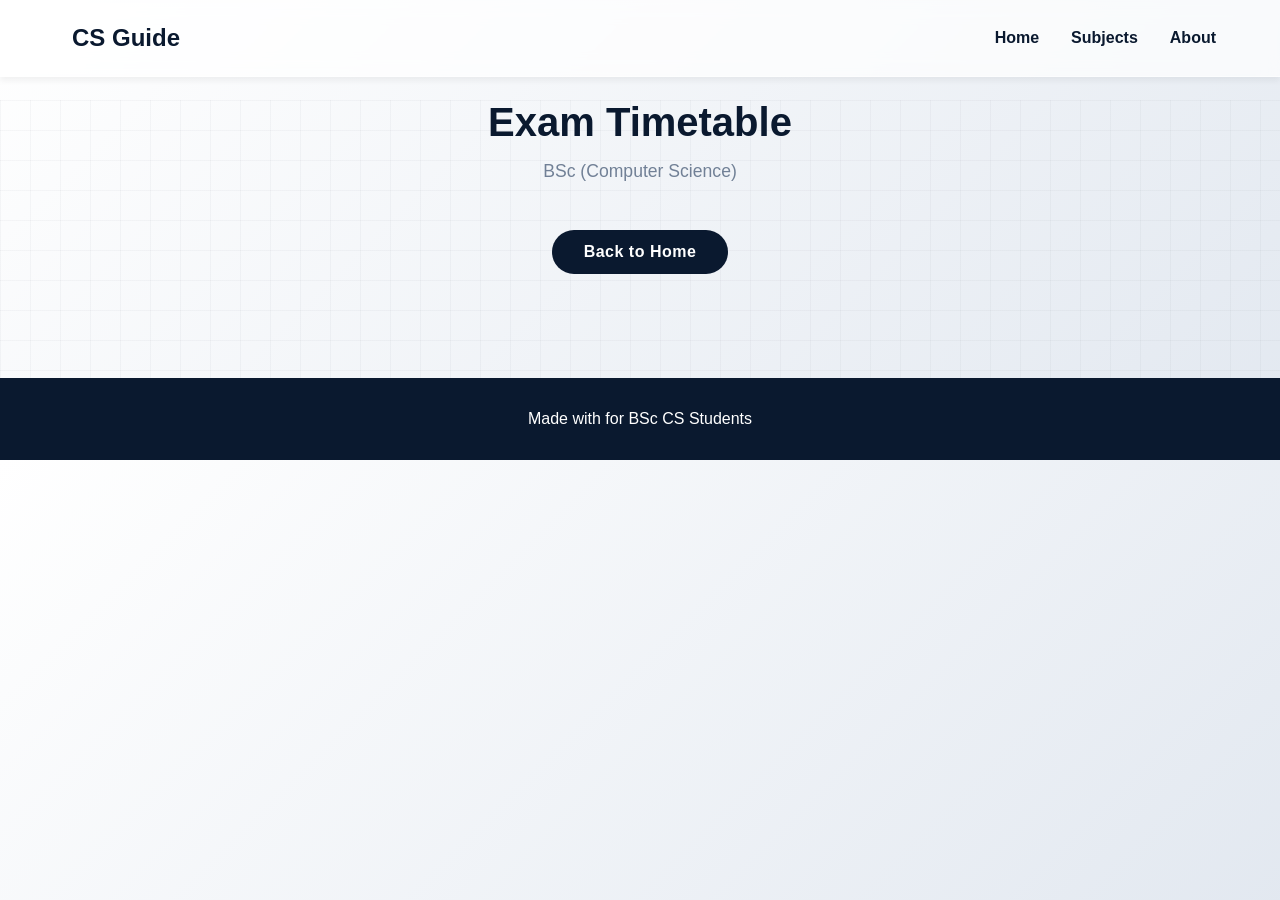
<file: examtimetable.html>
<!DOCTYPE html>
<html lang="en">
<head>
    <meta charset="UTF-8">
    <meta name="viewport" content="width=device-width, initial-scale=1.0">
    <title>End Semester Exam Timetable</title>
    


    <style>
        :root {
            --primary-dark: #0a192f;
            --primary-light: #112240;
            --accent: #64ffda;
            --text-main: #2d3748;
            --text-light: #718096;
            --bg-gradient-start: #ffffff;
            --bg-gradient-end: #e2e8f0;
            --glass-bg: rgba(255, 255, 255, 0.7);
            --glass-border: rgba(255, 255, 255, 0.5);
        }

        * {
            margin: 0;
            padding: 0;
            box-sizing: border-box;
            font-family: 'Poppins', sans-serif;
            scroll-behavior: smooth;
        }

        body {
            color: var(--text-main);
            background: linear-gradient(135deg, var(--bg-gradient-start), var(--bg-gradient-end));
            position: relative;
            overflow-x: hidden;
        }

        body::before {
            content: '';
            position: absolute;
            top: 0; left: 0; right: 0; bottom: 0;
            background-image: 
                linear-gradient(rgba(10, 25, 47, 0.03) 1px, transparent 1px),
                linear-gradient(90deg, rgba(10, 25, 47, 0.03) 1px, transparent 1px);
            background-size: 30px 30px;
            z-index: -1;
        }

        /* --- NAVBAR --- */
        nav {
            position: fixed;
            width: 100%;
            top: 0;
            z-index: 1000;
            display: flex;
            justify-content: space-between;
            align-items: center;
            padding: 1.5rem 5%;
            background: var(--glass-bg);
            backdrop-filter: blur(10px);
            border-bottom: 1px solid var(--glass-border);
            box-shadow: 0 4px 6px rgba(0, 0, 0, 0.05);
            transition: all 0.3s ease;
        }

        .logo {
            font-size: 1.5rem;
            font-weight: 700;
            color: var(--primary-dark);
            display: flex;
            align-items: center;
            gap: 0.5rem;
            text-decoration: none;
        }

        .logo i {
            color: var(--accent);
            text-shadow: 0 0 5px rgba(100, 255, 218, 0.5);
        }

        .nav-links {
            display: flex;
            list-style: none;
            gap: 2rem;
        }

        .nav-links a {
            font-weight: 600;
            color: var(--primary-dark);
            position: relative;
            transition: color 0.3s;
            text-decoration: none;
        }

        .nav-links a:hover {
            color: var(--accent);
        }

        /* --- MAIN CONTAINER --- */
        .container {
            max-width: 1000px;
            margin: 100px auto;
            padding: 0 5%;
        }

        .page-title {
            text-align: center;
            font-size: 2.5rem;
            color: var(--primary-dark);
            margin-bottom: 1rem;
        }

        .page-subtitle {
            text-align: center;
            color: var(--text-light);
            font-size: 1.1rem;
            margin-bottom: 3rem;
        }

        /* --- TIMETABLE STYLES --- */
        .timetable-wrapper {
            background: var(--glass-bg);
            backdrop-filter: blur(16px);
            border: 1px solid var(--glass-border);
            border-radius: 20px;
            padding: 2.5rem;
            box-shadow: 0 10px 30px rgba(0, 0, 0, 0.05);
            overflow-x: auto;
        }

        table {
            width: 100%;
            border-collapse: collapse;
            margin-bottom: 2rem;
        }

        table thead {
            background: linear-gradient(135deg, var(--primary-dark), var(--primary-light));
            color: #ffffff;
        }

        table th {
            padding: 1.2rem;
            text-align: left;
            font-weight: 700;
            font-size: 1rem;
        }

        table td {
            padding: 1rem 1.2rem;
            border-bottom: 1px solid rgba(100, 255, 218, 0.2);
        }

        table tbody tr {
            transition: all 0.3s ease;
        }

        table tbody tr:hover {
            background: rgba(100, 255, 218, 0.1);
            transform: scale(1.01);
        }

        table tbody tr:last-child td {
            border-bottom: none;
        }

        .subject-name {
            font-weight: 600;
            color: var(--primary-dark);
        }

        .exam-date {
            color: var(--accent);
            font-weight: 600;
        }

        .exam-time {
            color: var(--text-main);
        }

        .exam-hall {
            background: rgba(100, 255, 218, 0.15);
            padding: 0.3rem 0.8rem;
            border-radius: 20px;
            display: inline-block;
            font-weight: 600;
            color: var(--primary-dark);
        }

        /* --- INFO BOX --- */
        .info-box {
            background: rgba(100, 255, 218, 0.1);
            border-left: 4px solid var(--accent);
            padding: 1.5rem;
            border-radius: 10px;
            margin-bottom: 2rem;
        }

        .info-box h3 {
            color: var(--primary-dark);
            margin-bottom: 0.5rem;
        }

        .info-box p {
            color: var(--text-light);
            line-height: 1.6;
        }

        .info-box ul {
            margin-left: 1.5rem;
            margin-top: 1rem;
        }

        .info-box li {
            color: var(--text-light);
            margin-bottom: 0.5rem;
        }

        /* --- BUTTONS --- */
        .btn {
            display: inline-block;
            background: var(--primary-dark);
            color: #ffffff;
            padding: 0.8rem 2rem;
            border-radius: 50px;
            font-weight: 600;
            letter-spacing: 0.5px;
            transition: all 0.3s ease;
            position: relative;
            overflow: hidden;
            z-index: 1;
            text-decoration: none;
            border: none;
            cursor: pointer;
        }

        .btn::before {
            content: '';
            position: absolute;
            top: 0; left: 0; width: 100%; height: 100%;
            background: linear-gradient(45deg, var(--primary-dark), var(--accent));
            z-index: -1;
            transition: opacity 0.3s ease;
            opacity: 0;
        }

        .btn:hover::before {
            opacity: 1;
        }

        .btn:hover {
            color: #ffffff;
            box-shadow: 0 5px 15px rgba(100, 255, 218, 0.4);
        }

        .btn-back {
            margin-top: 2rem;
            text-align: center;
        }

        /* --- FOOTER --- */
        footer {
            background: var(--primary-dark);
            color: #ffffff;
            text-align: center;
            padding: 2rem 5%;
            margin-top: 4rem;
        }

        /* --- RESPONSIVE --- */
        @media (max-width: 768px) {
            .nav-links {
                display: none;
            }
            .container {
                margin-top: 80px;
            }
            .page-title {
                font-size: 1.8rem;
            }
            table {
                font-size: 0.9rem;
            }
            table th, table td {
                padding: 0.8rem;
            }
        }
    </style>
</head>
<body>

    <!-- Header / Navbar -->
    <nav>
        <a href="index.html" class="logo">
            <i class="fa-solid fa-code"></i> CS Guide
     </a>
        <ul class="nav-links">
            <li><a href="index.html#home">Home</a></li>
            <li><a href="index.html#subjects">Subjects</a></li>
            <li><a href="index.html#about">About</a></li>
        </ul>
    </nav>

    <!-- Main Content -->
   <div class="container">
        <h1 class="page-title">Exam Timetable</h1>
        <p class="page-subtitle">BSc (Computer Science)</p>

        <!-- Important Info Box -->
        <!-- <div class="info-box">
            <h3><i class="fa-solid fa-info-circle"></i> Important Instructions</h3>
            <ul>
                <li><strong>Exam Time:</strong> 01:30 PM to 03:00 PM (1 hr 30 mins for Descriptive)</li>
                <li>Report at least 15 minutes before your exam time</li>
                <li>Carry your roll number and student ID</li>
                <li>No electronic devices allowed (except approved calculators)</li>
                <li>Semester I, II (Backlogs)</li>
            </ul>
        </div> --> 

        <!-- Timetable -->
       <!-- <div class="timetable-wrapper">
            <table>
                <thead>
                    <tr>
                        <th><i class="fa-solid fa-book"></i> Subject</th>
                        <th><i class="fa-solid fa-calendar"></i> Date</th>
                        <th><i class="fa-solid fa-clock"></i> Time</th>
                        <th><i class="fa-solid fa-building"></i> Hall</th>
                    </tr>
                </thead>
                <tbody>
                    <tr>
                        <td class="subject-name">C Programming (D)</td>
                        <td class="exam-date">15-May-2026</td>
                        <td class="exam-time">1:30 PM - 3:00 PM</td>
                        <td><span class="exam-hall">Friday</span></td>
                    </tr>
                    <tr>
                        <td class="subject-name">Computer Organization (D)</td>
                        <td class="exam-date">16-May-2026</td>
                        <td class="exam-time">1:30 PM - 3:00 PM</td>
                        <td><span class="exam-hall">Saturday</span></td>
                    </tr>
                    <tr>
                        <td class="subject-name">Applied Statistics (D)</td>
                        <td class="exam-date">18-May-2026</td>
                        <td class="exam-time">1:30 PM - 3:00 PM</td>
                        <td><span class="exam-hall">Monday</span></td>
                    </tr>
                    <tr>
                        <td class="subject-name">Digital Electronics (D)</td>
                        <td class="exam-date">19-May-2026</td>
                        <td class="exam-time">1:30 PM - 3:00 PM</td>
                        <td><span class="exam-hall">Tuesday</span></td>
                    </tr>
                    <tr>
                        <td class="subject-name">Software Engineering (D)</td>
                        <td class="exam-date">20-May-2026</td>
                        <td class="exam-time">1:30 PM - 3:00 PM</td>
                        <td><span class="exam-hall">Wednesday</span></td>
                    </tr>
                    <tr>
                        <td class="subject-name">Microprocessor (D)</td>
                        <td class="exam-date">21-May-2026</td>
                        <td class="exam-time">1:30 PM - 3:00 PM</td>
                        <td><span class="exam-hall">Thursday</span></td>
                    </tr>
                    <tr>
                        <td class="subject-name">Foundations of Peace (O)</td>
                        <td class="exam-date">23-May-2026</td>
                        <td class="exam-time">1:30 PM - 3:00 PM</td>
                        <td><span class="exam-hall">Saturday</span></td>
                    </tr>
                    <tr>
                        <td class="subject-name">Discrete Mathematics (D)</td>
                        <td class="exam-date">25-May-2026</td>
                        <td class="exam-time">1:30 PM - 3:00 PM</td>
                        <td><span class="exam-hall">Monday</span></td>
                    </tr>
                    <tr>
                        <td class="subject-name">Data Structure using C (D)</td>
                        <td class="exam-date">29-May-2026</td>
                        <td class="exam-time">1:30 PM - 3:00 PM</td>
                        <td><span class="exam-hall">Friday</span></td>
                    </tr>
                    <tr>
                        <td class="subject-name">Database Management System (D)</td>
                        <td class="exam-date">01-June-2026</td>
                        <td class="exam-time">1:30 PM - 3:00 PM</td>
                        <td><span class="exam-hall">Monday</span></td>
                    </tr>
                </tbody>
            </table>
        </div> --> 

        <!-- Back Button -->
        <div class="btn-back">
            <a href="index.html" class="btn"><i class="fa-solid fa-arrow-left"></i> Back to Home</a>
        </div>
    </div>

    <!-- Footer -->
    <footer>
        <p>Made with <i class="fa-solid fa-heart" style="color: #ff4757;"></i> for BSc CS Students</p>
    </footer>

</body>
</html>
</file>
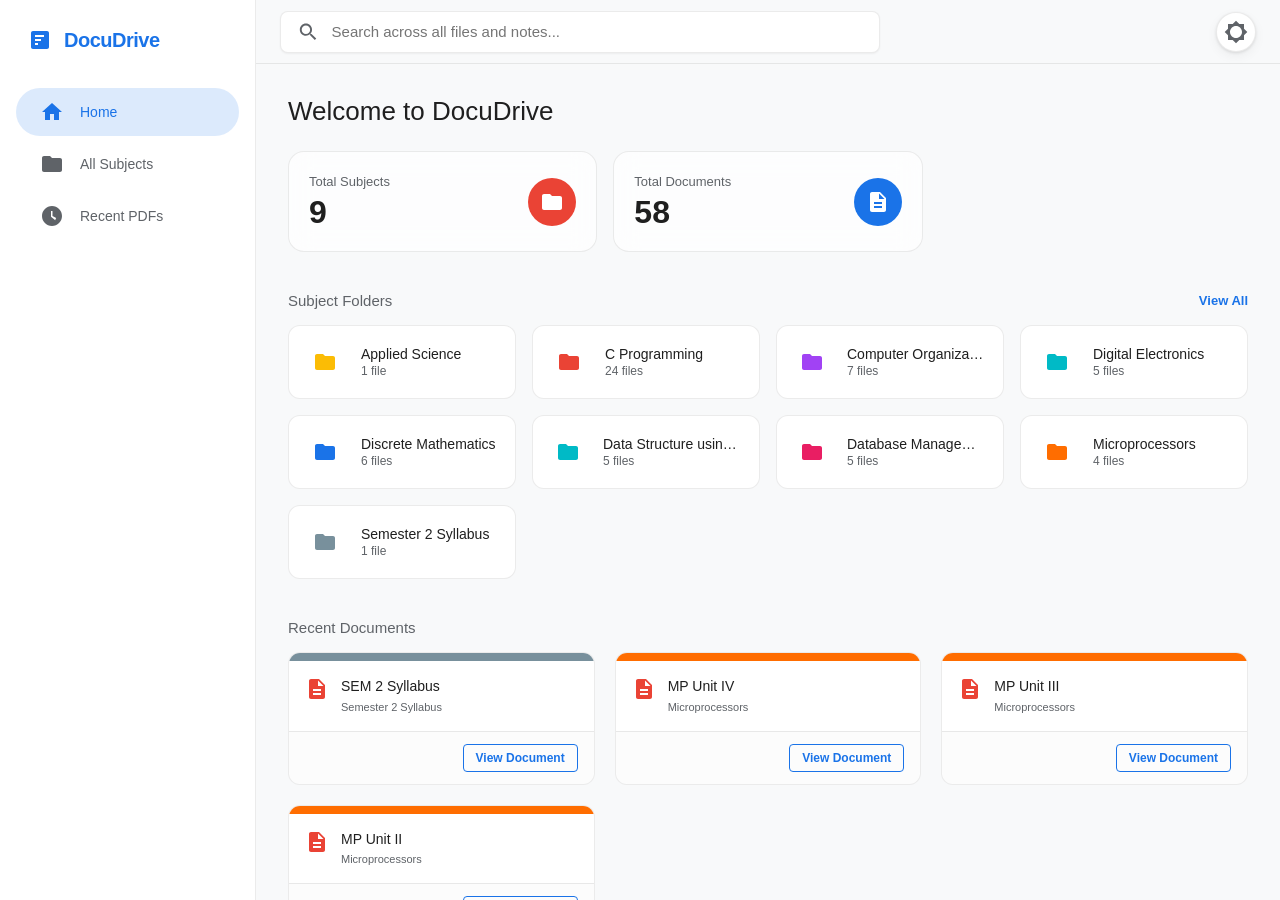
<file: library.html>
<!DOCTYPE html>
<html lang="en" data-theme="light">
<head>
  <meta charset="UTF-8">
  <meta name="viewport" content="width=device-width, initial-scale=1.0">
  <title>DocuDrive // Personal PDF Notes Library</title>
  <style>/* --- Core Properties Setup --- */
:root {
  --font-sans: 'Segoe UI', -apple-system, BlinkMacSystemFont, Roboto, Oxygen, Ubuntu, Cantarell, sans-serif;
  
  /* Light Mode Token Architecture */
  --bg-app: #f8f9fa;
  --bg-sidebar: #ffffff;
  --bg-card: #ffffff;
  --bg-surface-hover: rgba(0, 0, 0, 0.04);
  --glass-border: rgba(0, 0, 0, 0.08);
  --glass-bg: rgba(255, 255, 255, 0.7);
  
  --text-main: #1f1f1f;
  --text-muted: #5f6368;
  --primary-accent: #1a73e8;
  --shadow-sm: 0 1px 2px 0 rgba(60,64,67,0.3), 0 1px 3px 1px rgba(60,64,67,0.15);
  --shadow-md: 0 4px 12px 0 rgba(0,0,0,0.05), 0 1px 3px 0 rgba(0,0,0,0.1);
  --radius-lg: 16px;
  --radius-md: 12px;

  /* Theme Color Arrays */
  --folder-cs: #ea4335;
  --folder-math: #1a73e8;
  --folder-phys: #fbbc05;
  --folder-chem: #34a853;
  --folder-os: #a142f4;
  --folder-ds: #00bac6;
  --folder-micro: #ff6d00;
  --folder-dbms: #e91e63;
  --folder-default: #78909c;
}

[data-theme="dark"] {
  /* Dark Mode Token Architecture */
  --bg-app: #0f1115;
  --bg-sidebar: #161920;
  --bg-card: #1e2330;
  --bg-surface-hover: rgba(255, 255, 255, 0.06);
  --glass-border: rgba(255, 255, 255, 0.08);
  --glass-bg: rgba(30, 35, 48, 0.7);
  
  --text-main: #e8eaed;
  --text-muted: #9aa0a6;
  --primary-accent: #8ab4f8;
  --shadow-sm: 0 4px 6px -1px rgba(0,0,0,0.5);
  --shadow-md: 0 10px 20px -5px rgba(0,0,0,0.6);
}

/* --- Document Setup Base --- */
* {
  box-sizing: border-box;
  margin: 0;
  padding: 0;
  font-family: var(--font-sans);
}

body {
  background-color: var(--bg-app);
  color: var(--text-main);
  overflow-x: hidden;
  transition: background-color 0.3s ease, color 0.3s ease;
}

svg {
  width: 24px;
  height: 24px;
  fill: currentColor;
}

/* --- Framework Layout Structure --- */
.app-container {
  display: flex;
  width: 100vw;
  height: 100vh;
}

.sidebar {
  width: 256px;
  background-color: var(--bg-sidebar);
  border-right: 1px solid var(--glass-border);
  display: flex;
  flex-direction: column;
  padding: 16px;
  z-index: 10;
  transition: background-color 0.3s ease, border-color 0.3s ease;
}

.sidebar-header {
  display: flex;
  align-items: center;
  gap: 12px;
  padding: 12px;
  color: var(--primary-accent);
}

.brand-name {
  font-size: 20px;
  font-weight: 600;
  letter-spacing: -0.5px;
}

.sidebar-menu {
  margin-top: 24px;
  display: flex;
  flex-direction: column;
  gap: 4px;
}

.nav-item {
  display: flex;
  align-items: center;
  gap: 16px;
  padding: 12px 24px;
  border: none;
  background: none;
  border-radius: 24px;
  color: var(--text-muted);
  font-size: 14px;
  font-weight: 500;
  cursor: pointer;
  text-align: left;
  transition: all 0.2s cubic-bezier(0.4, 0, 0.2, 1);
}

.nav-item:hover {
  background-color: var(--bg-surface-hover);
  color: var(--text-main);
}

.nav-item.active {
  background-color: rgba(26, 115, 232, 0.15);
  color: var(--primary-accent);
}

[data-theme="dark"] .nav-item.active {
  background-color: rgba(138, 180, 248, 0.15);
}

/* --- Main Work Arena --- */
.main-content {
  flex: 1;
  display: flex;
  flex-direction: column;
  height: 100%;
  overflow: hidden;
}

.top-navbar {
  height: 64px;
  display: flex;
  align-items: center;
  justify-content: space-between;
  padding: 0 24px;
  background-color: var(--bg-app);
  border-bottom: 1px solid var(--glass-border);
  transition: background-color 0.3s ease;
}

.search-container {
  display: flex;
  align-items: center;
  background-color: var(--bg-sidebar);
  border-radius: 8px;
  padding: 8px 16px;
  width: 100%;
  max-width: 600px;
  box-shadow: 0 1px 2px 0 rgba(0,0,0,0.05);
  border: 1px solid var(--glass-border);
  gap: 12px;
}

.search-icon {
  color: var(--text-muted);
}

#global-search {
  border: none;
  background: transparent;
  width: 100%;
  font-size: 15px;
  color: var(--text-main);
  outline: none;
}

.theme-btn {
  background: var(--bg-sidebar);
  border: 1px solid var(--glass-border);
  width: 40px;
  height: 40px;
  border-radius: 50%;
  display: flex;
  align-items: center;
  justify-content: center;
  cursor: pointer;
  color: var(--text-muted);
  box-shadow: var(--shadow-md);
  transition: transform 0.2s ease, background-color 0.3s;
}

.theme-btn:hover {
  transform: rotate(15deg) scale(1.05);
  color: var(--text-main);
}

/* --- Content Views Configurations --- */
.content-pane {
  flex: 1;
  overflow-y: auto;
  padding: 32px;
}

.view-section {
  display: none;
  animation: fadeIn 0.4s cubic-bezier(0.4, 0, 0.2, 1) forwards;
}

.view-section.active-view {
  display: block;
}

.view-title {
  font-size: 26px;
  font-weight: 400;
  margin-bottom: 24px;
}

/* --- Interface Component Grids --- */
.metrics-grid {
  display: grid;
  grid-template-columns: repeat(auto-fill, minmax(240px, 1fr));
  gap: 16px;
  margin-bottom: 32px;
}

.metric-card {
  padding: 20px;
  border-radius: var(--radius-lg);
  display: flex;
  align-items: center;
  justify-content: space-between;
}

.metric-label {
  font-size: 13px;
  font-weight: 500;
  color: var(--text-muted);
}

.metric-value {
  font-size: 32px;
  font-weight: 600;
  margin-top: 4px;
}

.metric-icon-bg {
  width: 48px;
  height: 48px;
  border-radius: 50%;
  display: flex;
  align-items: center;
  justify-content: center;
  color: #fff;
}

/* --- Folders Architectural Style --- */
.folders-grid {
  display: grid;
  grid-template-columns: repeat(auto-fill, minmax(220px, 1fr));
  gap: 16px;
}

.folder-card {
  background-color: var(--bg-card);
  border: 1px solid var(--glass-border);
  border-radius: var(--radius-md);
  padding: 16px;
  cursor: pointer;
  display: flex;
  align-items: center;
  gap: 16px;
  transition: transform 0.2s ease, box-shadow 0.2s ease, background-color 0.2s;
}

.folder-card:hover {
  transform: translateY(-2px);
  box-shadow: var(--shadow-md);
  background-color: var(--bg-surface-hover);
}

.folder-icon {
  width: 40px;
  height: 40px;
  display: flex;
  align-items: center;
  justify-content: center;
}

.folder-details {
  display: flex;
  flex-direction: column;
}

.folder-name {
  font-size: 14px;
  font-weight: 500;
  color: var(--text-main);
  white-space: nowrap;
  overflow: hidden;
  text-overflow: ellipsis;
  max-width: 140px;
}

.folder-count {
  font-size: 12px;
  color: var(--text-muted);
  margin-top: 2px;
}

/* --- Document Cards Layout System --- */
.documents-grid {
  display: grid;
  grid-template-columns: repeat(auto-fill, minmax(260px, 1fr));
  gap: 20px;
}

.doc-card {
  background-color: var(--bg-card);
  border: 1px solid var(--glass-border);
  border-radius: var(--radius-md);
  overflow: hidden;
  display: flex;
  flex-direction: column;
  transition: transform 0.2s, box-shadow 0.2s;
}

.doc-card:hover {
  transform: translateY(-4px);
  box-shadow: var(--shadow-md);
}

.doc-preview-strip {
  height: 8px;
}

.doc-body {
  padding: 16px;
  display: flex;
  align-items: flex-start;
  gap: 12px;
  flex: 1;
}

.doc-icon-wrapper {
  color: #ea4335; /* Classic PDF Identity Red */
  flex-shrink: 0;
}

.doc-info {
  flex: 1;
  min-width: 0;
}

.doc-title {
  font-size: 14px;
  font-weight: 500;
  color: var(--text-main);
  word-wrap: break-word;
  line-height: 1.4;
}

.doc-subject-tag {
  font-size: 11px;
  color: var(--text-muted);
  margin-top: 4px;
  display: inline-block;
}

.doc-footer {
  padding: 12px 16px;
  border-top: 1px solid var(--glass-border);
  display: flex;
  justify-content: flex-end;
  background-color: rgba(0,0,0,0.01);
}

.open-btn {
  background: transparent;
  border: 1px solid var(--primary-accent);
  color: var(--primary-accent);
  padding: 6px 12px;
  border-radius: 4px;
  font-size: 12px;
  font-weight: 600;
  cursor: pointer;
  transition: background-color 0.2s, color 0.2s;
}

.open-btn:hover {
  background-color: var(--primary-accent);
  color: #fff;
}

/* --- Typography / UI Utilities --- */
.section-group {
  margin-top: 40px;
}

.group-header {
  display: flex;
  align-items: center;
  justify-content: space-between;
  margin-bottom: 16px;
}

.group-header h3 {
  font-size: 15px;
  font-weight: 500;
  color: var(--text-muted);
}

.text-link-btn {
  background: none;
  border: none;
  color: var(--primary-accent);
  font-size: 13px;
  font-weight: 600;
  cursor: pointer;
}

.breadcrumb-nav {
  display: flex;
  align-items: center;
  gap: 16px;
  margin-bottom: 32px;
}

.back-btn {
  display: flex;
  align-items: center;
  gap: 8px;
  background: none;
  border: 1px solid var(--glass-border);
  padding: 8px 16px;
  border-radius: 20px;
  cursor: pointer;
  color: var(--text-main);
  font-size: 13px;
  font-weight: 500;
}

.back-btn:hover {
  background-color: var(--bg-surface-hover);
}

/* --- Glassmorphism Layer Architecture --- */
.glass {
  background: var(--glass-bg);
  backdrop-filter: blur(12px);
  -webkit-backdrop-filter: blur(12px);
  border: 1px solid var(--glass-border);
}

/* --- Dynamic Global Theme Utility Colors --- */
.color-cs { background-color: var(--folder-cs); color: #fff; }
.color-math { background-color: var(--folder-math); color: #fff; }
.color-phys { background-color: var(--folder-phys); color: #fff; }
.color-chem { background-color: var(--folder-chem); color: #fff; }
.color-os { background-color: var(--folder-os); color: #fff; }
.color-ds { background-color: var(--folder-ds); color: #fff; }
.color-micro { background-color: var(--folder-micro); color: #fff; }
.color-dbms { background-color: var(--folder-dbms); color: #fff; }

/* --- Presentation Animations --- */
@keyframes fadeIn {
  from { opacity: 0; transform: translateY(8px); }
  to { opacity: 1; transform: translateY(0); }
}

/* --- Responsive Viewport Matrix --- */
@media (max-width: 820px) {
  .app-container { flex-direction: column; }
  .sidebar { width: 100%; height: auto; border-right: none; border-bottom: 1px solid var(--glass-border); }
  .sidebar-menu { flex-direction: row; overflow-x: auto; padding-bottom: 8px; }
  .nav-item { padding: 8px 16px; white-space: nowrap; }
  .content-pane { padding: 20px; }
}</style>
</head>
<body>

  <!-- App Container -->
  <div class="app-container">
    
    <!-- Sidebar Navigation -->
    <aside class="sidebar">
      <div class="sidebar-header">
        <svg class="logo-icon" viewBox="0 0 24 24"><path d="M19 3H5c-1.1 0-2 .9-2 2v14c0 1.1.9 2 2 2h14c1.1 0 2-.9 2-2V5c0-1.1-.9-2-2-2zm-9 14H7v-2h3v2zm3-4H7v-2h6v2zm3-4H7V7h9v2z"/></svg>
        <span class="brand-name">DocuDrive</span>
      </div>
      
      <nav class="sidebar-menu">
        <button class="nav-item active" data-target="dashboard">
          <svg viewBox="0 0 24 24"><path d="M10 20v-6h4v6h5v-8h3L12 3 2 12h3v8z"/></svg>
          <span>Home</span>
        </button>
        <button class="nav-item" data-target="folders">
          <svg viewBox="0 0 24 24"><path d="M10 4H4c-1.1 0-1.99.9-1.99 2L2 18c0 1.1.9 2 2 2h16c1.1 0 2-.9 2-2V8c0-1.1-.9-2-2-2h-8l-2-2z"/></svg>
          <span>All Subjects</span>
        </button>
        <button class="nav-item" data-target="recent">
          <svg viewBox="0 0 24 24"><path d="M11.99 2C6.47 2 2 6.48 2 12s4.47 10 9.99 10C17.52 22 22 17.52 22 12S17.52 2 11.99 2zm3.3 14.3L11 12.8V7h1.5v4.9l3.7 2.2-.7 1.2z"/></svg>
          <span>Recent PDFs</span>
        </button>
      </nav>
    </aside>

    <!-- Main Content Area -->
    <main class="main-content">
      
      <!-- Top Navbar Header -->
      <header class="top-navbar">
        <div class="search-container">
          <svg class="search-icon" viewBox="0 0 24 24"><path d="M15.5 14h-.79l-.28-.27C15.41 12.59 16 11.11 16 9.5 16 5.91 13.09 3 9.5 3S3 5.91 3 9.5 5.91 16 9.5 16c1.61 0 3.09-.59 4.23-1.57l.27.28v.79l5 4.99L20.49 19l-4.99-5zm-6 0C7.01 14 5 11.99 5 9.5S7.01 5 9.5 5 14 7.01 14 9.5 11.99 14 9.5 14z"/></svg>
          <input type="text" id="global-search" placeholder="Search across all files and notes...">
        </div>
        
        <button id="theme-toggle" aria-label="Toggle dark mode" class="theme-btn">
          <svg class="sun-icon" viewBox="0 0 24 24"><path d="M20 8.69V4h-4.69L12 .69 8.69 4H4v4.69L.69 12 4 15.31V20h4.69L12 23.31 15.31 20H20v-4.69L23.31 12 20 8.69zM12 18c-3.31 0-6-2.69-6-6s2.69-6 6-6 6 2.69 6 6-2.69 6-6 6z"/></svg>
        </button>
      </header>

      <!-- Dynamic Content Wrapper -->
      <div id="content-pane" class="content-pane">
        
        <!-- Dashboard Section View -->
        <section id="dashboard-view" class="view-section active-view">
          <h1 class="view-title">Welcome to DocuDrive</h1>
          
          <!-- Metric Cards -->
          <div class="metrics-grid">
            <div class="metric-card glass">
              <div class="metric-info">
                <span class="metric-label">Total Subjects</span>
                <h2 id="metric-subjects" class="metric-value">0</h2>
              </div>
              <div class="metric-icon-bg color-cs">
                <svg viewBox="0 0 24 24"><path d="M10 4H4c-1.1 0-1.99.9-1.99 2L2 18c0 1.1.9 2 2 2h16c1.1 0 2-.9 2-2V8c0-1.1-.9-2-2-2h-8l-2-2z"/></svg>
              </div>
            </div>
            <div class="metric-card glass">
              <div class="metric-info">
                <span class="metric-label">Total Documents</span>
                <h2 id="metric-pdfs" class="metric-value">0</h2>
              </div>
              <div class="metric-icon-bg color-math">
                <svg viewBox="0 0 24 24"><path d="M14 2H6c-1.1 0-1.99.9-1.99 2L4 20c0 1.1.89 2 1.99 2H18c1.1 0 2-.9 2-2V8l-6-6zm2 16H8v-2h8v2zm0-4H8v-2h8v2zm-3-5V3.5L18.5 9H13z"/></svg>
              </div>
            </div>
          </div>

          <!-- Subject Folders Row Component -->
          <div class="section-group">
            <div class="group-header">
              <h3>Subject Folders</h3>
              <button class="text-link-btn view-all-trigger">View All</button>
            </div>
            <div id="dashboard-folders-grid" class="folders-grid"></div>
          </div>

          <!-- Recent Files List Component -->
          <div class="section-group">
            <div class="group-header">
              <h3>Recent Documents</h3>
            </div>
            <div id="dashboard-recent-grid" class="documents-grid"></div>
          </div>
        </section>

        <!-- Folder Detailed Section View -->
        <section id="folder-view" class="view-section">
          <div class="breadcrumb-nav">
            <button id="back-to-folders-btn" class="back-btn">
              <svg viewBox="0 0 24 24"><path d="M20 11H7.83l5.59-5.59L12 4l-8 8 8 8 1.41-1.41L7.83 13H20v-2z"/></svg>
              <span>Back to Subjects</span>
            </button>
            <h2 id="current-folder-title" class="current-folder-title">Subject Name</h2>
          </div>
          <div id="folder-docs-grid" class="documents-grid"></div>
        </section>

        <!-- All Folders Standalone View -->
        <section id="folders-view" class="view-section">
          <h1 class="view-title">All Subject Folders</h1>
          <div id="all-folders-grid" class="folders-grid"></div>
        </section>

        <!-- Recent PDFs Standalone View -->
        <section id="recent-view" class="view-section">
          <h1 class="view-title">Recent Uploaded Material</h1>
          <div id="all-recent-grid" class="documents-grid"></div>
        </section>

      </div>
    </main>
  </div>

  <script>// 1. Centralized Library Repository Array
const library = {
  "Applied Science": [
    { title: "AS Notes", link: "study units/SEM 1/AS/AS Notes.pdf" }
  ],
  "C Programming": [
    { title: "Syllabus - C Programming", link: "study units/SEM 1/C programming/Syllabus - C Programming.pdf" },
    { title: "Unit 1.1", link: "study units/SEM 1/C programming/Unit 1.1.pdf" },
    { title: "Unit 1.2", link: "study units/SEM 1/C programming/Unit 1.2.pdf" },
    { title: "Unit 1.3", link: "study units/SEM 1/C programming/Unit 1.3.pdf" },
    { title: "Unit 1.4", link: "study units/SEM 1/C programming/Unit 1.4.pdf" },
    { title: "Unit 2.1", link: "study units/SEM 1/C programming/Unit 2.1.pdf" },
    { title: "Unit 2.2", link: "study units/SEM 1/C programming/Unit 2.2.pdf" },
    { title: "Unit 2.3", link: "study units/SEM 1/C programming/Unit 2.3.pdf" },
    { title: "Unit 2.4", link: "study units/SEM 1/C programming/Unit 2.4.pdf" },
    { title: "Unit 2.5", link: "study units/SEM 1/C programming/Unit 2.5.pdf" },
    { title: "Unit 3.1", link: "study units/SEM 1/C programming/Unit 3.1.pdf" },
    { title: "Unit 3.2", link: "study units/SEM 1/C programming/Unit 3.2.pdf" },
    { title: "Unit 3.3", link: "study units/SEM 1/C programming/Unit 3.3.pdf" },
    { title: "Unit 3.4", link: "study units/SEM 1/C programming/Unit 3.4.pdf" },
    { title: "Unit 3.5", link: "study units/SEM 1/C programming/Unit 3.5.pdf" },
    { title: "Unit 3.6", link: "study units/SEM 1/C programming/Unit 3.6.pdf" },
    { title: "Unit 3.7", link: "study units/SEM 1/C programming/Unit 3.7.pdf" },
    { title: "Unit 4.1", link: "study units/SEM 1/C programming/Unit 4.1.pdf" },
    { title: "Unit 4.2", link: "study units/SEM 1/C programming/Unit 4.2.pdf" },
    { title: "Unit 4.3", link: "study units/SEM 1/C programming/Unit 4.3.pdf" },
    { title: "Unit 4.4", link: "study units/SEM 1/C programming/Unit 4.4.pdf" },
    { title: "Unit 5.1", link: "study units/SEM 1/C programming/Unit 5.1.pdf" },
    { title: "Arrays and Functions Exam Notes", link: "study units/SEM 1/C programming/Compress notes/Unit_3_Arrays_and_Functions_Exam_Notes.pdf" },
    { title: "C Programming Complete Notes", link: "study units/SEM 1/C programming/Compress notes/C programming.pdf" }
  ],
  "Computer Organization": [
    { title: "COA", link: "study units/SEM 1/CO/COA.pdf" },
    { title: "CO Notes", link: "study units/SEM 1/CO/CO.pdf" },
    { title: "Computer Organization", link: "study units/SEM 1/CO/Computer organization.pdf" },
    { title: "CO Practice Questions", link: "study units/SEM 1/CO/CO practice (4-sets + ans + numericals).pdf" },
    { title: "Unit 2 CO Notes", link: "study units/SEM 1/CO/Sumit sir notes/Unit 2 CO for students.pdf" },
    { title: "Unit 3 CO Notes", link: "study units/SEM 1/CO/Sumit sir notes/Unit 3 CO for students.pdf" },
    { title: "Unit 4 CO Notes", link: "study units/SEM 1/CO/Sumit sir notes/Unit 4 CO for students.pdf" }
  ],
  "Digital Electronics": [
    { title: "Unit 1", link: "study units/SEM 1/DE/Unit-1.pdf" },
    { title: "Unit 2", link: "study units/SEM 1/DE/Unit-2.pdf" },
    { title: "Unit 3", link: "study units/SEM 1/DE/Unit-3.pdf" },
    { title: "Unit 4", link: "study units/SEM 1/DE/Unit-4.pdf" },
    { title: "Sequential Circuits Notes", link: "study units/SEM 1/DE/Unit4_Sequential_Circuits_Notes.pdf" }
  ],
  "Discrete Mathematics": [
    { title: "DM Notes", link: "study units/SEM 1/DM/DM notes.pdf" },
    { title: "Graph and Tree", link: "study units/SEM 1/DM/Graph and Tree.pdf" },
    { title: "Unit 2 — Sets, Relations & Functions", link: "study units/SEM 1/DM/Unit 2 – Sets, Relations & Functions (discrete Mathematics – Mit-wpu).pdf" },
    { title: "Unit 3 Notes", link: "study units/SEM 1/DM/unit3_notes.pdf" },
    { title: "Unit 3 Detailed Notes", link: "study units/SEM 1/DM/unit3_detailed_notes.pdf" },
    { title: "Unit 3 Sample Questions", link: "study units/SEM 1/DM/unit3_sample_questions.pdf" }
  ],
  "Data Structure using C": [
    { title: "Algorithm & Flowchart Notes", link: "study units/SEM 2/Data structure using C/Chapter 1_ Algorithm and Flowchart (Problem Solving Startegy).pdf" },
    { title: "Searching and Sorting", link: "study units/SEM 2/Data structure using C/Chapter 2_ Searching and Sorting.pdf" },
    { title: "Linked List Program", link: "study units/SEM 2/Data structure using C/Linked list Program.pdf" },
    { title: "Chapter 3 Linked List", link: "study units/SEM 2/Data structure using C/Chapter 3 Linked list.pdf" },
    { title: "What is an Algorithm", link: "study units/SEM 2/Data structure using C/What is an algorithm.docx.pdf" }
  ],
  "Database Management Systems": [
    { title: "DBMS Introduction", link: "study units/SEM 2/DBMS/Chapter 1_Introduction to DBMS.pdf" },
    { title: "DBMS ERD Notes", link: "study units/SEM 2/DBMS/Chapter2_DBMS_ERD.pdf" },
    { title: "Data Collection & Pre-Processing", link: "study units/SEM 2/DBMS/Chapter 2 Data Collection and Data Pre-Processing Strategies.pdf" },
    { title: "SQL Queries Complete Guide", link: "study units/SEM 2/DBMS/NOTES/SQL_Queries_Complete_Guide.pdf" },
    { title: "DBMS Units 1,2,5 Master Exam Guide", link: "study units/SEM 2/DBMS/NOTES/DBMS_Units_1_2_5_Master_Exam_Guide.pdf" }
  ],
  "Microprocessors": [
    { title: "MP Unit I", link: "study units/SEM 2/Microprocesssor/MP Unit I.pdf" },
    { title: "MP Unit II", link: "study units/SEM 2/Microprocesssor/MP Unit II.pdf" },
    { title: "MP Unit III", link: "study units/SEM 2/Microprocesssor/MP Unit III.pdf" },
    { title: "MP Unit IV", link: "study units/SEM 2/Microprocesssor/MP Unit IV.pdf" }
  ],
  "Semester 2 Syllabus": [
    { title: "SEM 2 Syllabus", link: "study units/SEM 2/Syllabus.pdf" }
  ]
};

// Map Folders to Distinctive Branding Styles
const folderThemes = {
  "Applied Science": "var(--folder-phys)",
  "C Programming": "var(--folder-cs)",
  "Computer Organization": "var(--folder-os)",
  "Digital Electronics": "var(--folder-ds)",
  "Discrete Mathematics": "var(--folder-math)",
  "Data Structure using C": "var(--folder-ds)",
  "Database Management Systems": "var(--folder-dbms)",
  "Microprocessors": "var(--folder-micro)",
  "Semester 2 Syllabus": "var(--folder-default)"
};

// 2. Application Engine Initialization
document.addEventListener("DOMContentLoaded", () => {
  initTheme();
  renderAppMetrics();
  renderDashboardComponents();
  setupNavigationHandlers();
  setupSearchEngine();
});

// 3. System Theme Controller
function initTheme() {
  const toggleBtn = document.getElementById("theme-toggle");
  
  // Check local storage or defaults to dark mode natively
  const activeTheme = localStorage.getItem("drive-theme") || "light";
  document.documentElement.setAttribute("data-theme", activeTheme);

  toggleBtn.addEventListener("click", () => {
    const currentTheme = document.documentElement.getAttribute("data-theme");
    const nextTheme = currentTheme === "light" ? "dark" : "light";
    document.documentElement.setAttribute("data-theme", nextTheme);
    localStorage.setItem("drive-theme", nextTheme);
  });
}

// 4. Operational Metric Computations
function renderAppMetrics() {
  const totalSubjects = Object.keys(library).length;
  let totalPDFs = 0;

  Object.values(library).forEach(arr => {
    totalPDFs += arr.length;
  });

  document.getElementById("metric-subjects").innerText = totalSubjects;
  document.getElementById("metric-pdfs").innerText = totalPDFs;
}

// 5. Interface Rendering Processors
function renderDashboardComponents() {
  const dashFolderGrid = document.getElementById("dashboard-folders-grid");
  const allFoldersGrid = document.getElementById("all-folders-grid");
  const dashRecentGrid = document.getElementById("dashboard-recent-grid");
  const allRecentGrid = document.getElementById("all-recent-grid");

  dashFolderGrid.innerHTML = "";
  allFoldersGrid.innerHTML = "";
  dashRecentGrid.innerHTML = "";
  allRecentGrid.innerHTML = "";

  let recentCollected = [];

  // Generate Structural Folder Framework Components
  Object.keys(library).forEach(subject => {
    const docCount = library[subject].length;
    const themeColor = folderThemes[subject] || "var(--folder-default)";

    const folderHTML = `
      <div class="folder-card" onclick="openFolderView('${escapeHtml(subject)}')">
        <div class="folder-icon" style="color: ${themeColor}">
          <svg viewBox="0 0 24 24"><path d="M10 4H4c-1.1 0-1.99.9-1.99 2L2 18c0 1.1.9 2 2 2h16c1.1 0 2-.9 2-2V8c0-1.1-.9-2-2-2h-8l-2-2z"/></svg>
        </div>
        <div class="folder-details">
          <span class="folder-name">${subject}</span>
          <span class="folder-count">${docCount} ${docCount === 1 ? 'file' : 'files'}</span>
        </div>
      </div>
    `;

    // Populate Both Dedicated Grid Panes
    dashFolderGrid.insertAdjacentHTML("beforeend", folderHTML);
    allFoldersGrid.insertAdjacentHTML("beforeend", folderHTML);

    // Track Files into Central Storage Arrays
    library[subject].forEach(doc => {
      recentCollected.push({ ...doc, subjectName: subject, color: themeColor });
    });
  });

  // Render Files Ordered Inverse (Simulating a real-time 'Recent Documents' chronological queue)
  const structuralRecent = [...recentCollected].reverse();
  
  structuralRecent.forEach((doc, idx) => {
    const cardHTML = createDocumentCardHTML(doc);
    if(idx < 4) { // Cap Dashboard Recent limits to 4 items
      dashRecentGrid.insertAdjacentHTML("beforeend", cardHTML);
    }
    allRecentGrid.insertAdjacentHTML("beforeend", cardHTML);
  });
}

// Card Blueprint Generator Helper
function createDocumentCardHTML(doc) {
  return `
    <div class="doc-card">
      <div class="doc-preview-strip" style="background: ${doc.color || 'var(--primary-accent)'}"></div>
      <div class="doc-body">
        <div class="doc-icon-wrapper">
          <svg viewBox="0 0 24 24"><path d="M14 2H6c-1.1 0-1.99.9-1.99 2L4 20c0 1.1.89 2 1.99 2H18c1.1 0 2-.9 2-2V8l-6-6zm2 16H8v-2h8v2zm0-4H8v-2h8v2zm-3-5V3.5L18.5 9H13z"/></svg>
        </div>
        <div class="doc-info">
          <h4 class="doc-title" title="${escapeHtml(doc.title)}">${doc.title}</h4>
          <span class="doc-subject-tag">${escapeHtml(doc.subjectName)}</span>
        </div>
      </div>
      <div class="doc-footer">
        <button class="open-btn" onclick="launchDocument('${escapeHtml(doc.link)}')">View Document</button>
      </div>
    </div>
  `;
}

// 6. Navigation Actions & Switch Routines
function setupNavigationHandlers() {
  const items = document.querySelectorAll(".nav-item");
  
  items.forEach(btn => {
    btn.addEventListener("click", () => {
      items.forEach(i => i.classList.remove("active"));
      btn.classList.add("active");
      
      const targetView = btn.getAttribute("data-target");
      switchView(targetView + "-view");
    });
  });

  // Map Quick View Triggers
  document.querySelector(".view-all-trigger").addEventListener("click", () => {
    switchView("folders-view");
    document.querySelectorAll(".nav-item").forEach(i => {
      if(i.getAttribute("data-target") === "folders") i.classList.add("active");
      else i.classList.remove("active");
    });
  });

  document.getElementById("back-to-folders-btn").addEventListener("click", () => {
    switchView("folders-view");
  });
}

function switchView(viewId) {
  document.querySelectorAll(".view-section").forEach(sec => {
    sec.classList.remove("active-view");
  });
  const targeted = document.getElementById(viewId);
  if (targeted) targeted.classList.add("active-view");
}

// 7. Folder Drill-down View System
window.openFolderView = function(subjectKey) {
  const targetFolderTitle = document.getElementById("current-folder-title");
  const targetFolderGrid = document.getElementById("folder-docs-grid");
  
  targetFolderTitle.innerText = subjectKey;
  targetFolderGrid.innerHTML = "";

  const files = library[subjectKey] || [];
  const colorCode = folderThemes[subjectKey] || "var(--folder-default)";

  if(files.length === 0) {
    targetFolderGrid.innerHTML = `<p style="grid-column: 1/-1; color: var(--text-muted);">This folder is currently empty.</p>`;
  } else {
    files.forEach(file => {
      const compiledHTML = createDocumentCardHTML({
        ...file,
        subjectName: subjectKey,
        color: colorCode
      });
      targetFolderGrid.insertAdjacentHTML("beforeend", compiledHTML);
    });
  }

  switchView("folder-view");
};

// 8. Core Filter Engine Subsystem
function setupSearchEngine() {
  const input = document.getElementById("global-search");
  
  input.addEventListener("input", (e) => {
    const rawVal = e.target.value.toLowerCase().trim();
    
    // Fall back completely to normal dashboard state if filter parameters are cleared
    if(rawVal === "") {
      renderDashboardComponents();
      return;
    }

    // Capture matches anywhere across any category path
    let searchMatches = [];
    Object.keys(library).forEach(subject => {
      const colorCode = folderThemes[subject] || "var(--folder-default)";
      library[subject].forEach(file => {
        if(file.title.toLowerCase().includes(rawVal) || subject.toLowerCase().includes(rawVal)) {
          searchMatches.push({...file, subjectName: subject, color: colorCode});
        }
      });
    });

    // Override the active view display directly to output raw matches seamlessly
    switchView("dashboard-view");
    document.getElementById("dashboard-folders-grid").parentElement.style.display = "none";
    
    const recentHeading = document.querySelector("#dashboard-recent-grid").parentElement.querySelector(".group-header h3");
    recentHeading.innerText = `Search Matches (${searchMatches.length})`;

    const targetGrid = document.getElementById("dashboard-recent-grid");
    targetGrid.innerHTML = "";

    if(searchMatches.length === 0) {
      targetGrid.innerHTML = `<p style="grid-column: 1/-1; color: var(--text-muted); padding: 20px 0;">No matching files or subject material found.</p>`;
    } else {
      searchMatches.forEach(match => {
        targetGrid.insertAdjacentHTML("beforeend", createDocumentCardHTML(match));
      });
    }
  });

  // Restore dashboard layout when user focus leaves an empty search input box
  input.addEventListener("blur", (e) => {
    if(e.target.value === "") {
      document.getElementById("dashboard-folders-grid").parentElement.style.display = "block";
      document.querySelector("#dashboard-recent-grid").parentElement.querySelector(".group-header h3").innerText = "Recent Documents";
    }
  });
}

// 9. Document View Launch Controller
window.launchDocument = function(targetLink) {
  window.open(encodeURI(targetLink), "_blank");
};

// Injection String Data Scrubber Escape Sanitizer 
function escapeHtml(text) {
  return text
    .replace(/&/g, "&amp;")
    .replace(/</g, "&lt;")
    .replace(/>/g, "&gt;")
    .replace(/"/g, "&quot;")
    .replace(/'/g, "&#039;");
}</script>
</body>
</html>
</file>
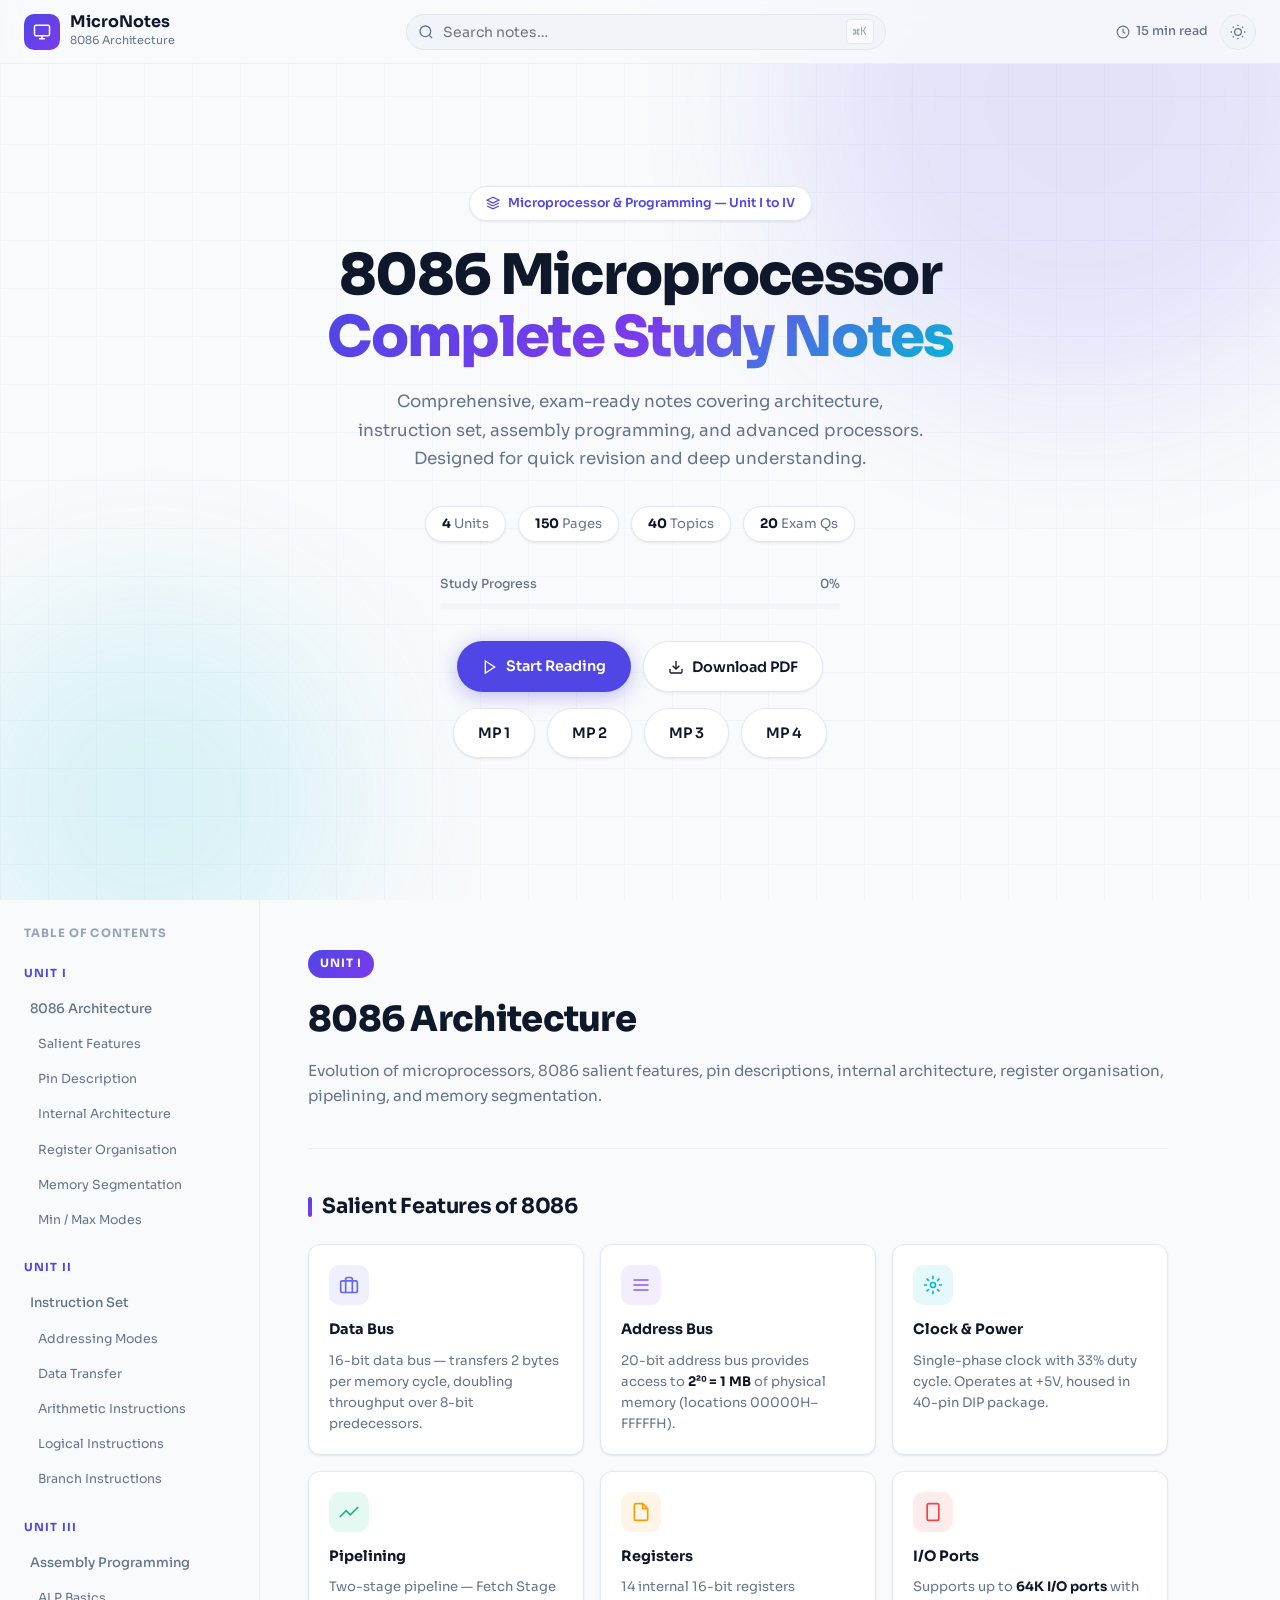
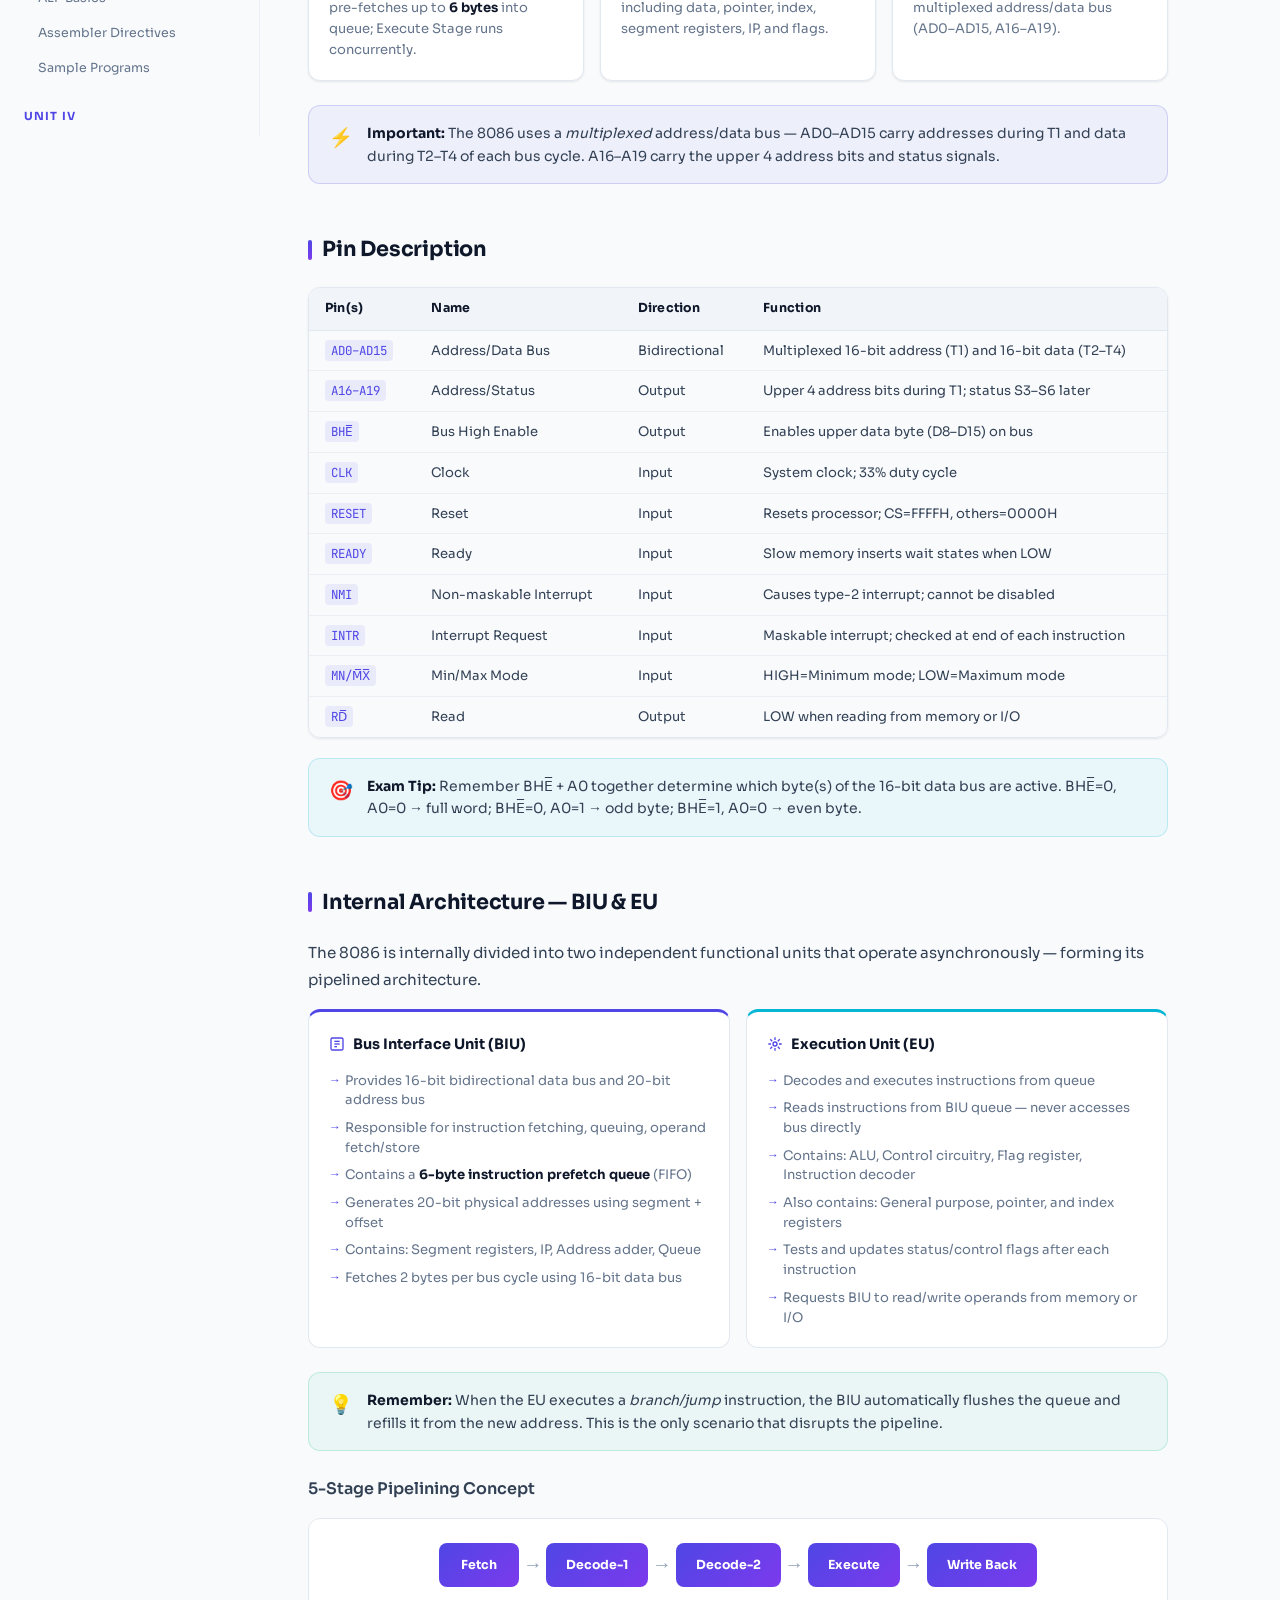
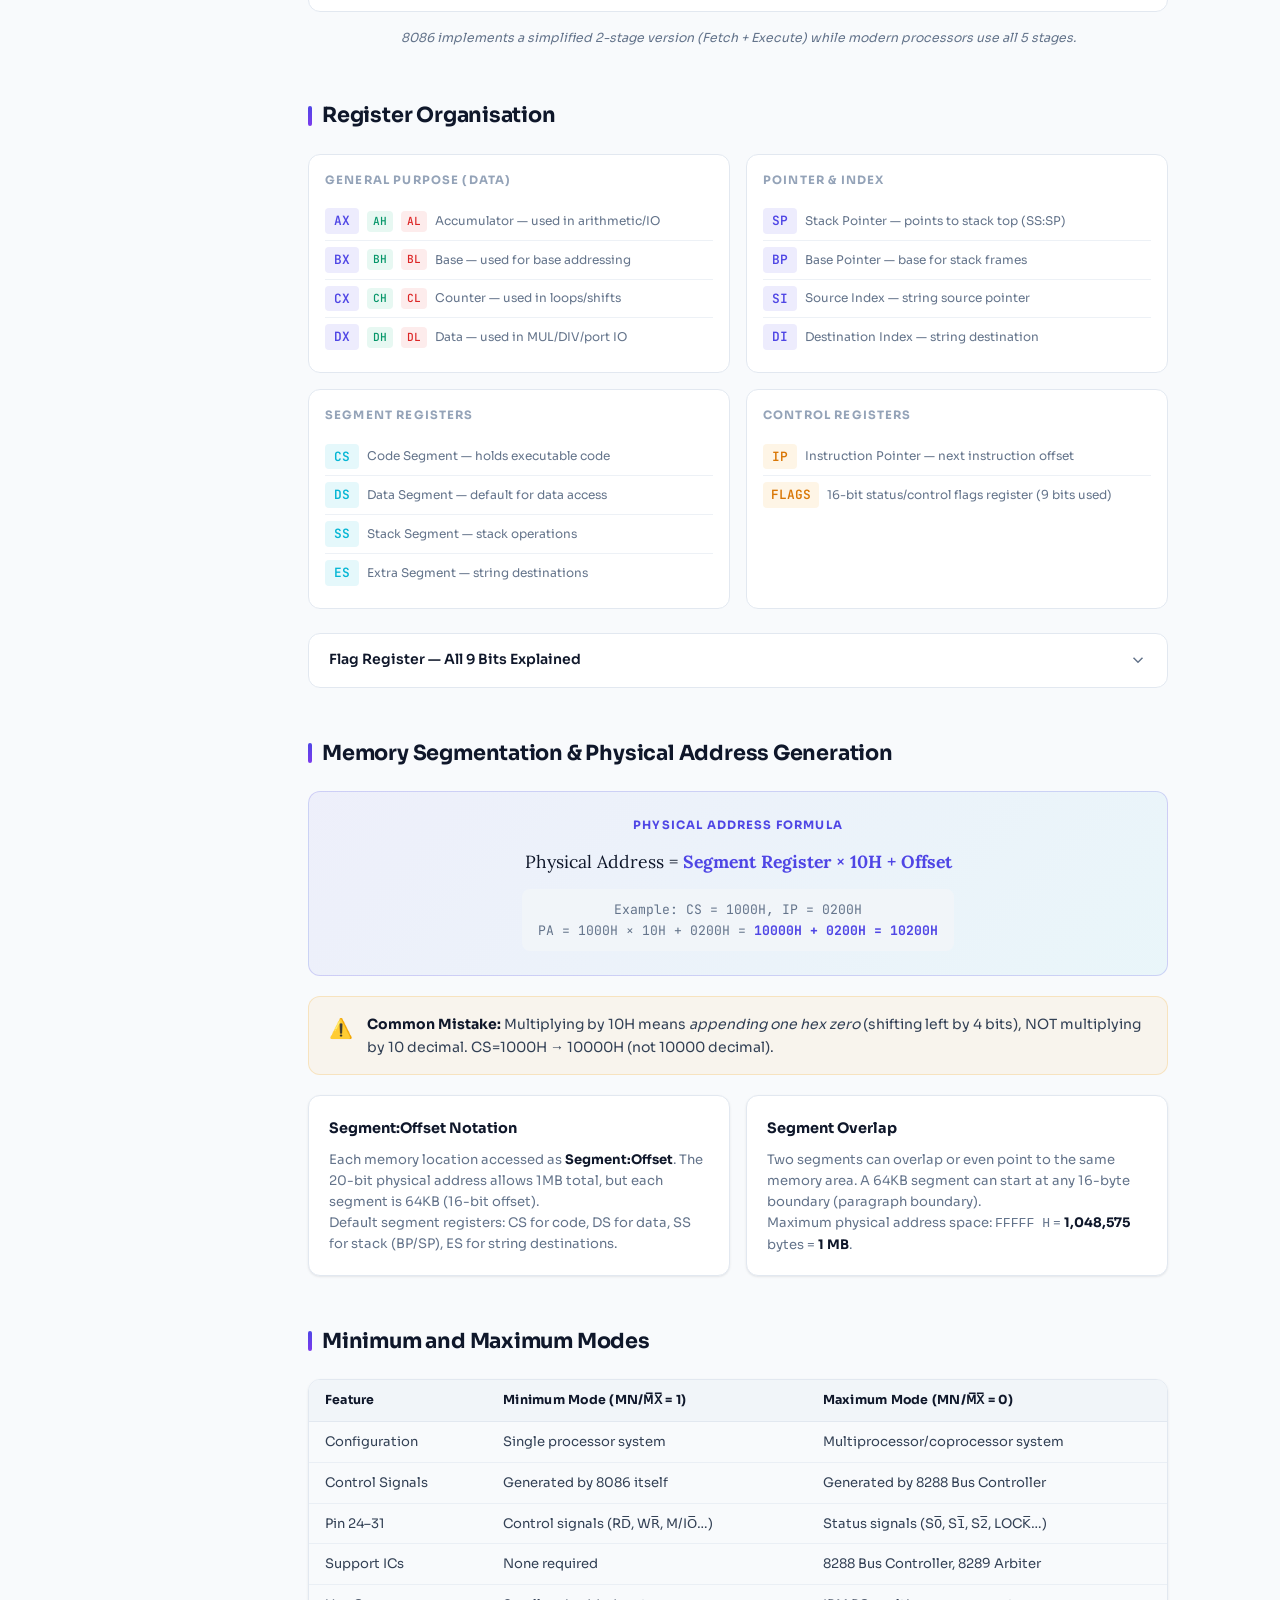
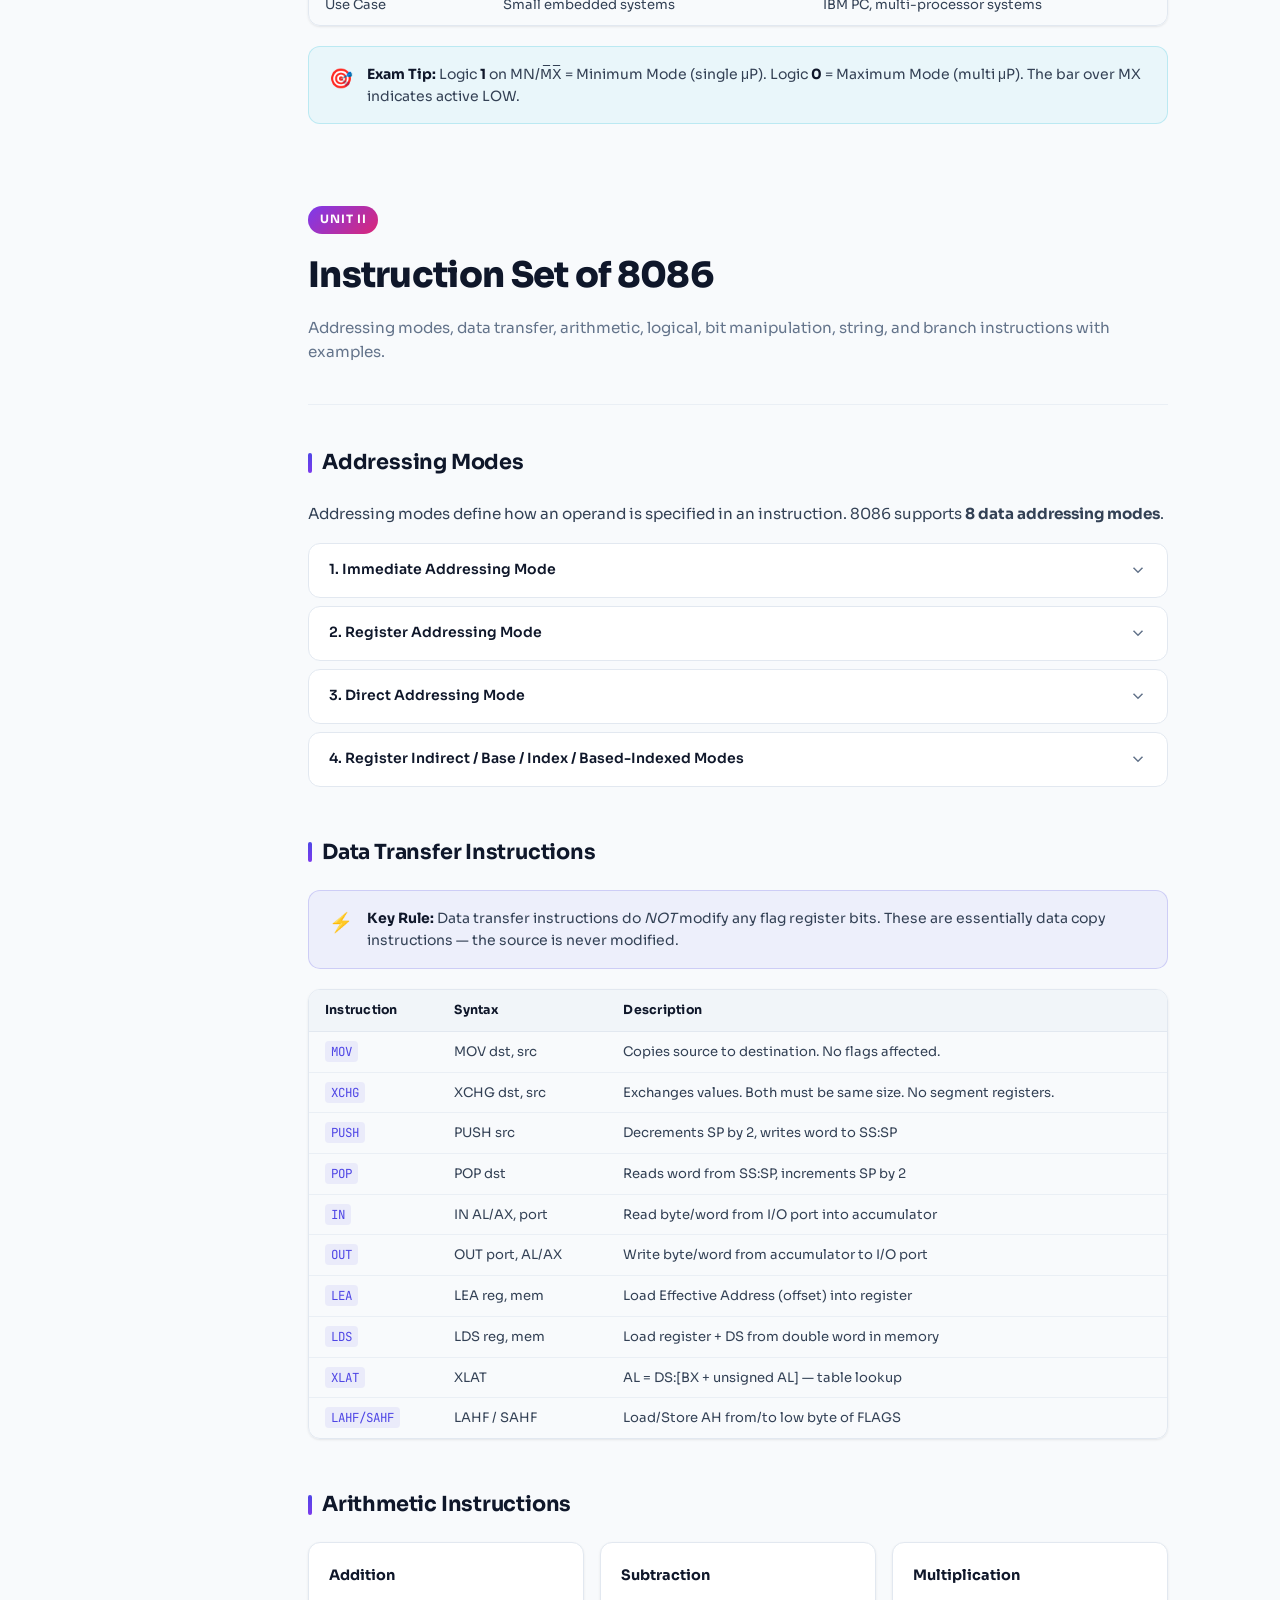
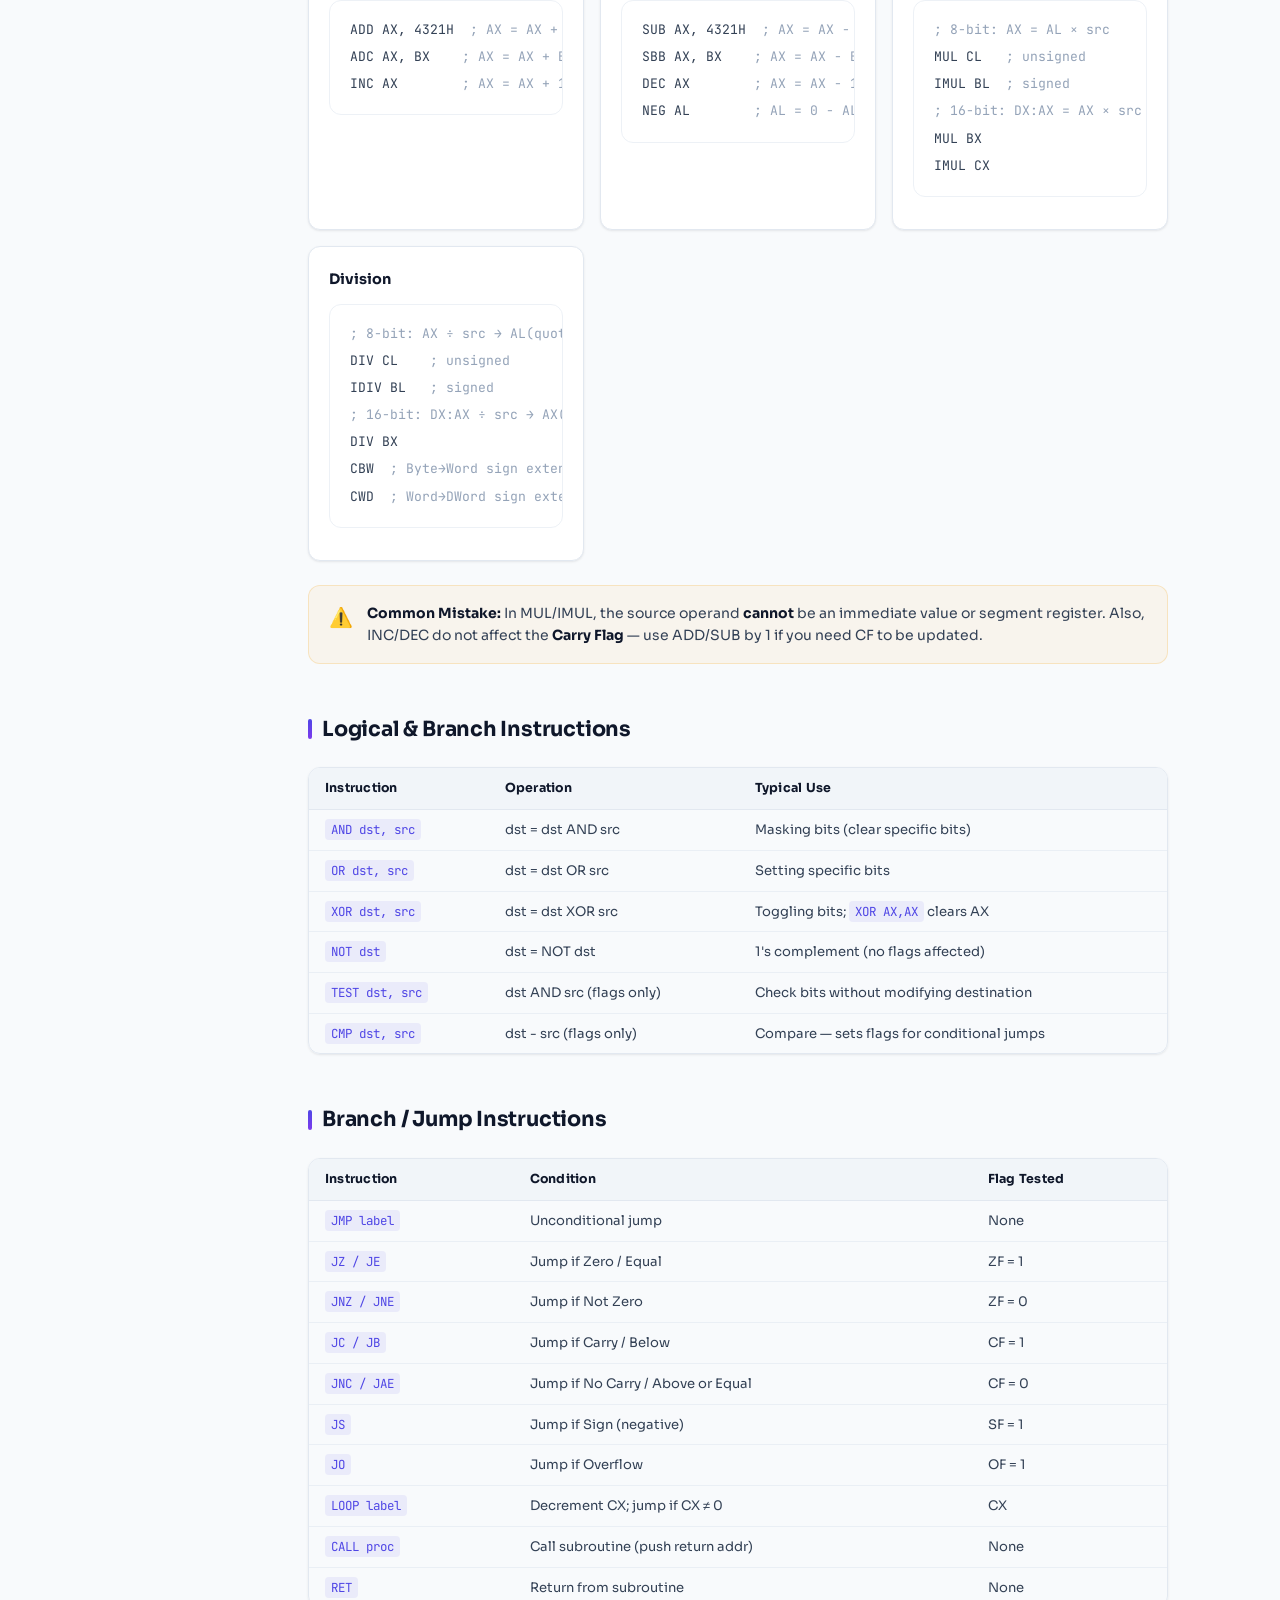
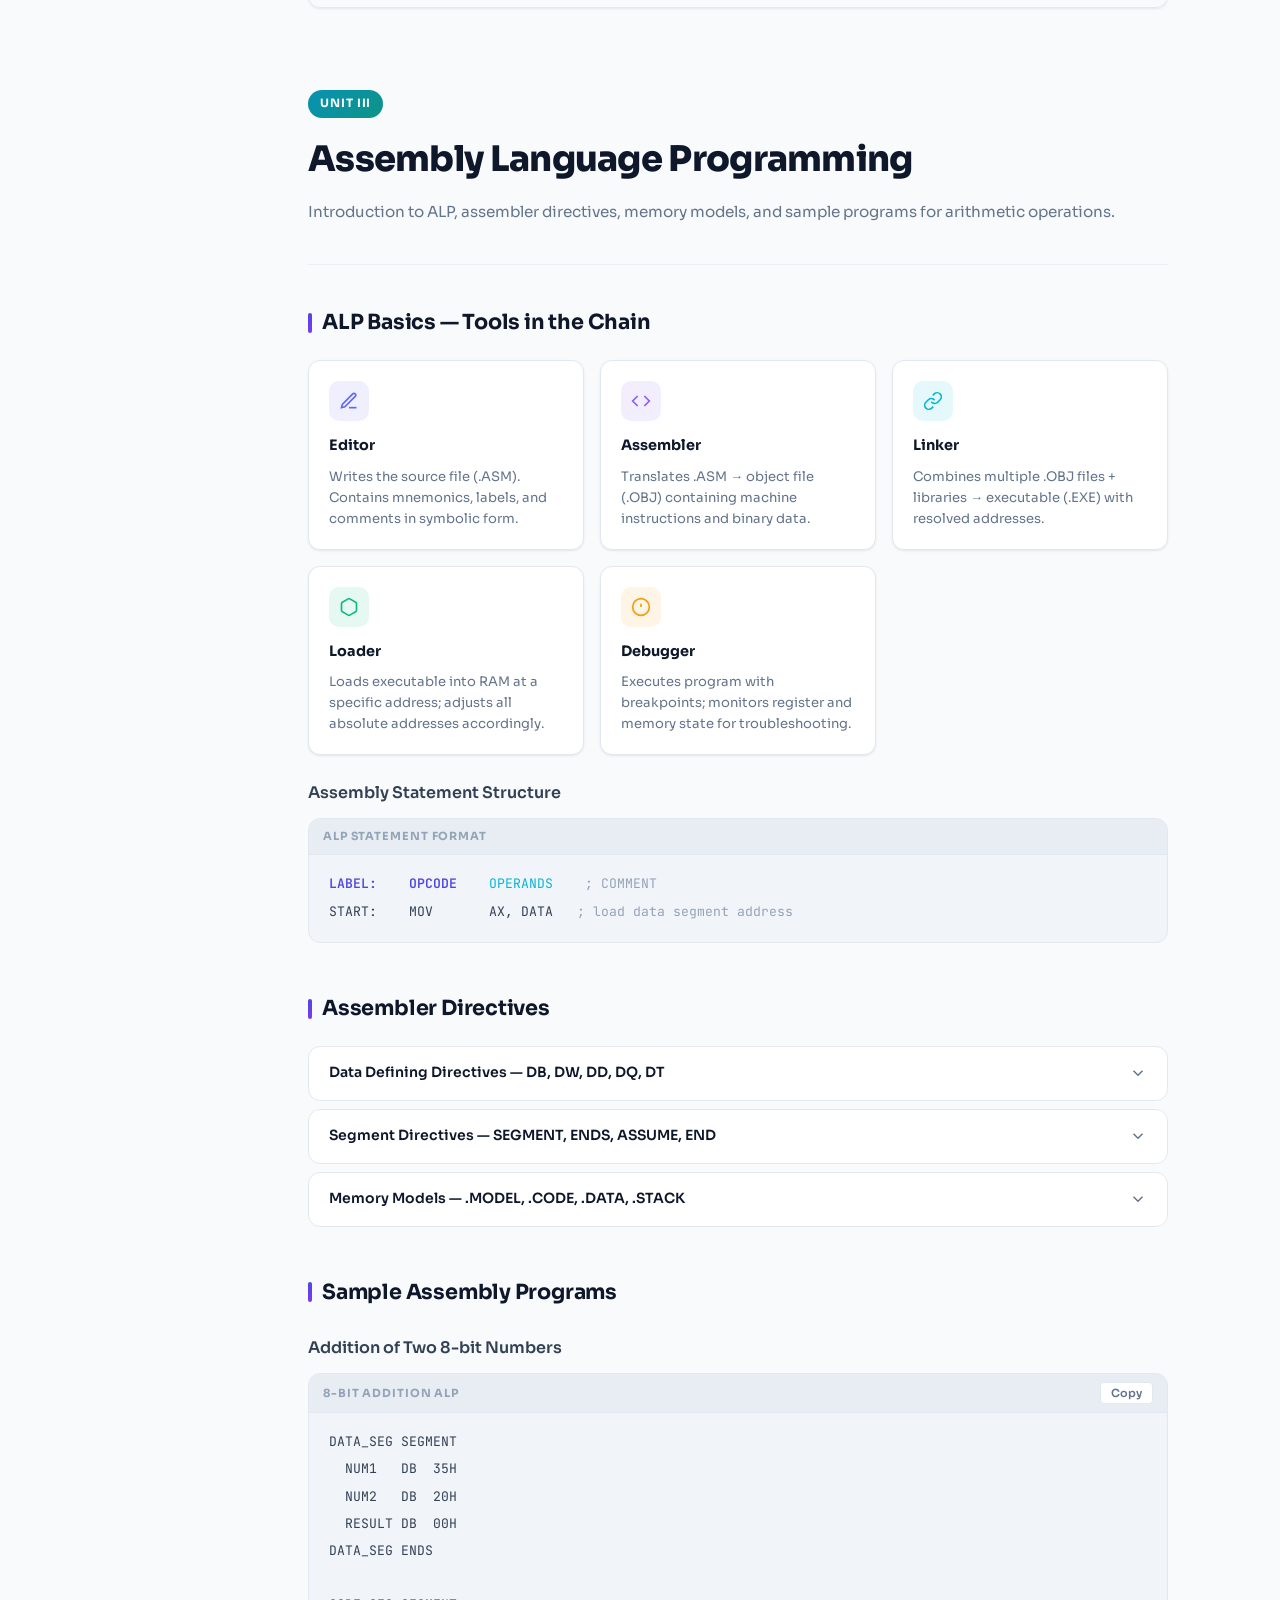
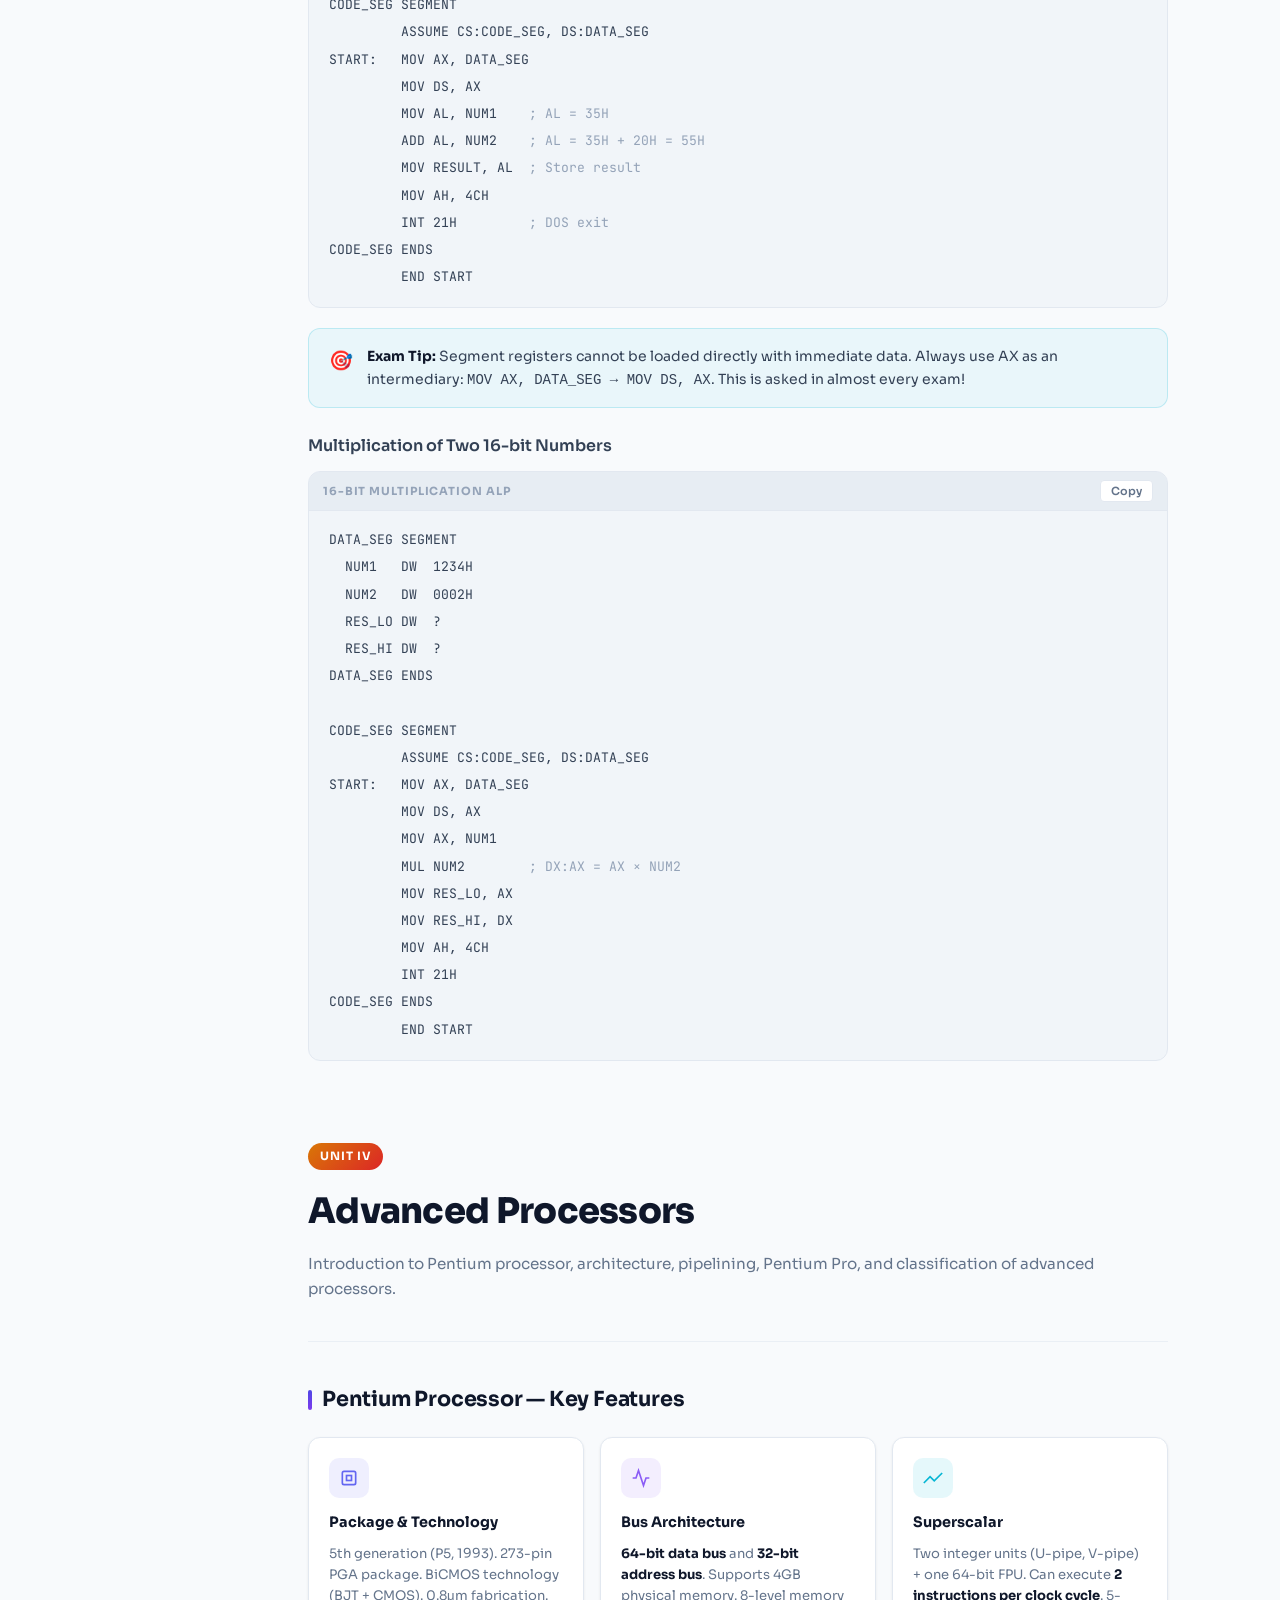
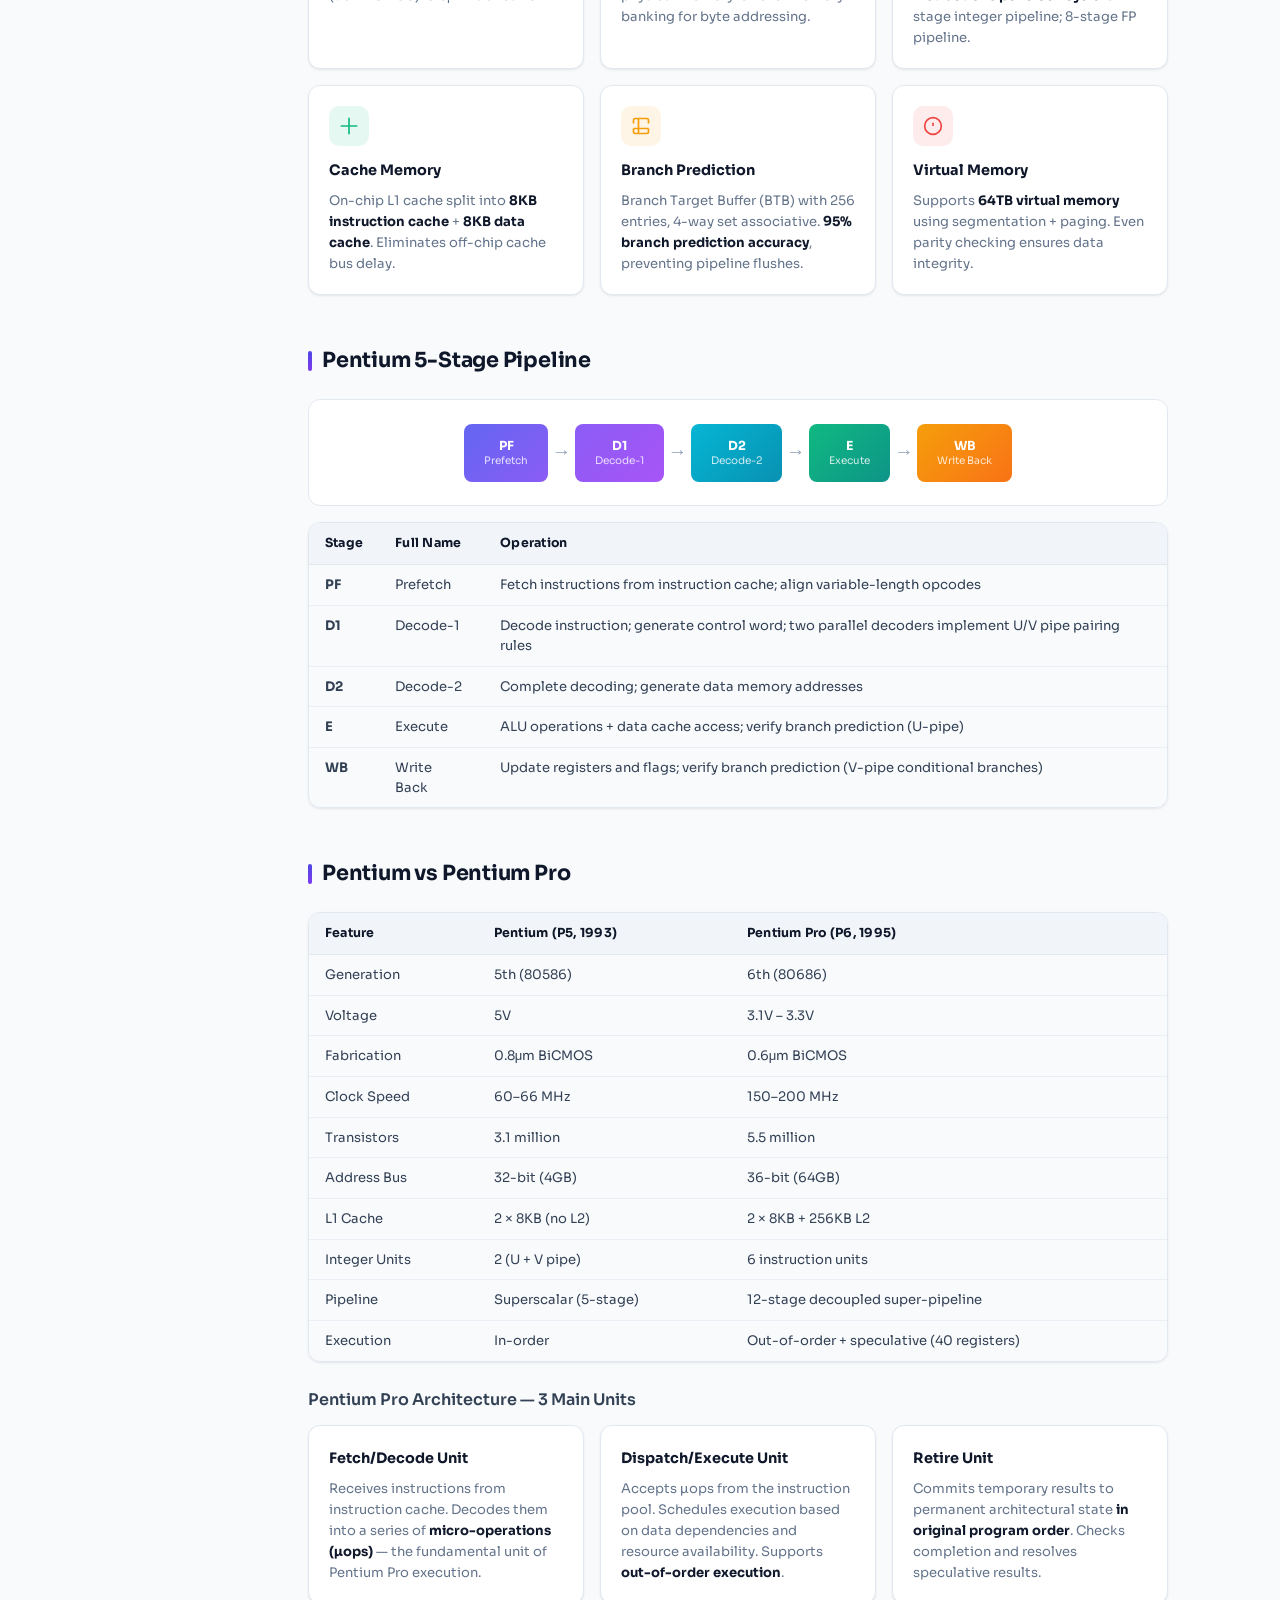
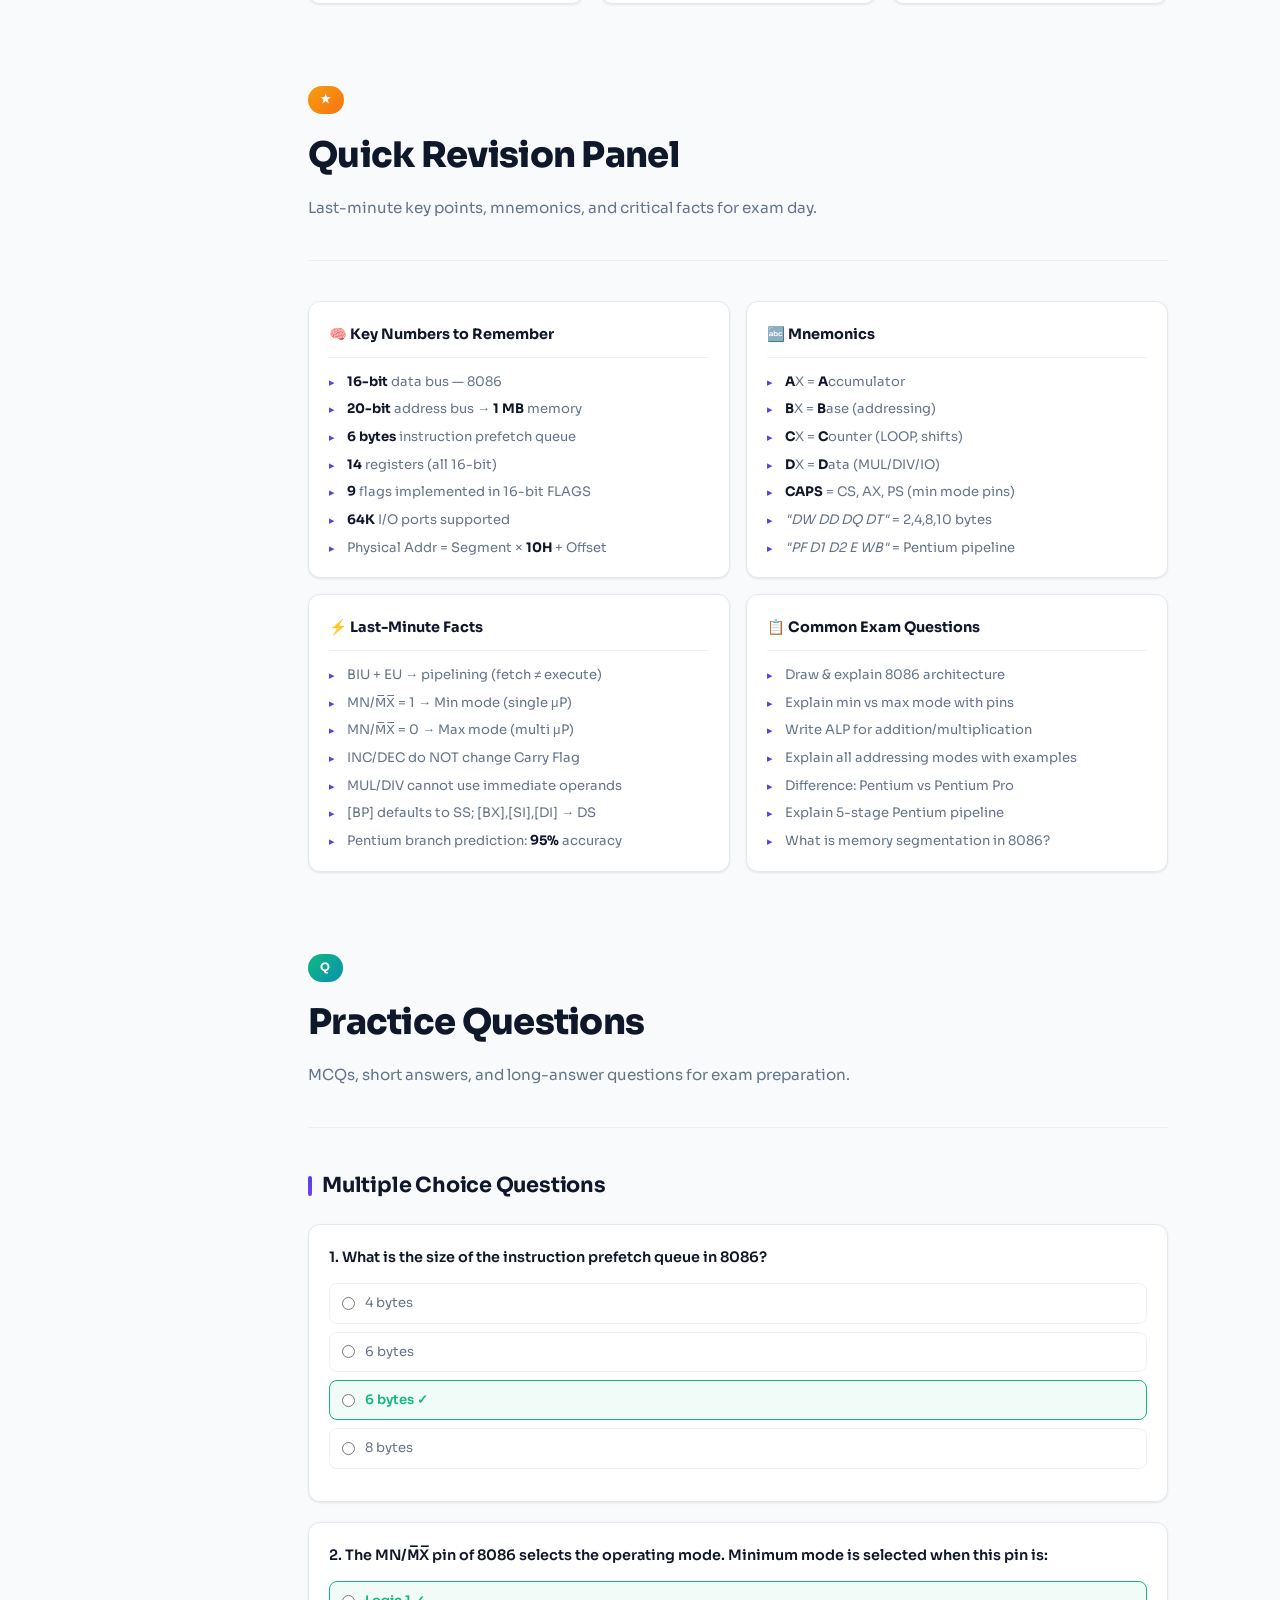
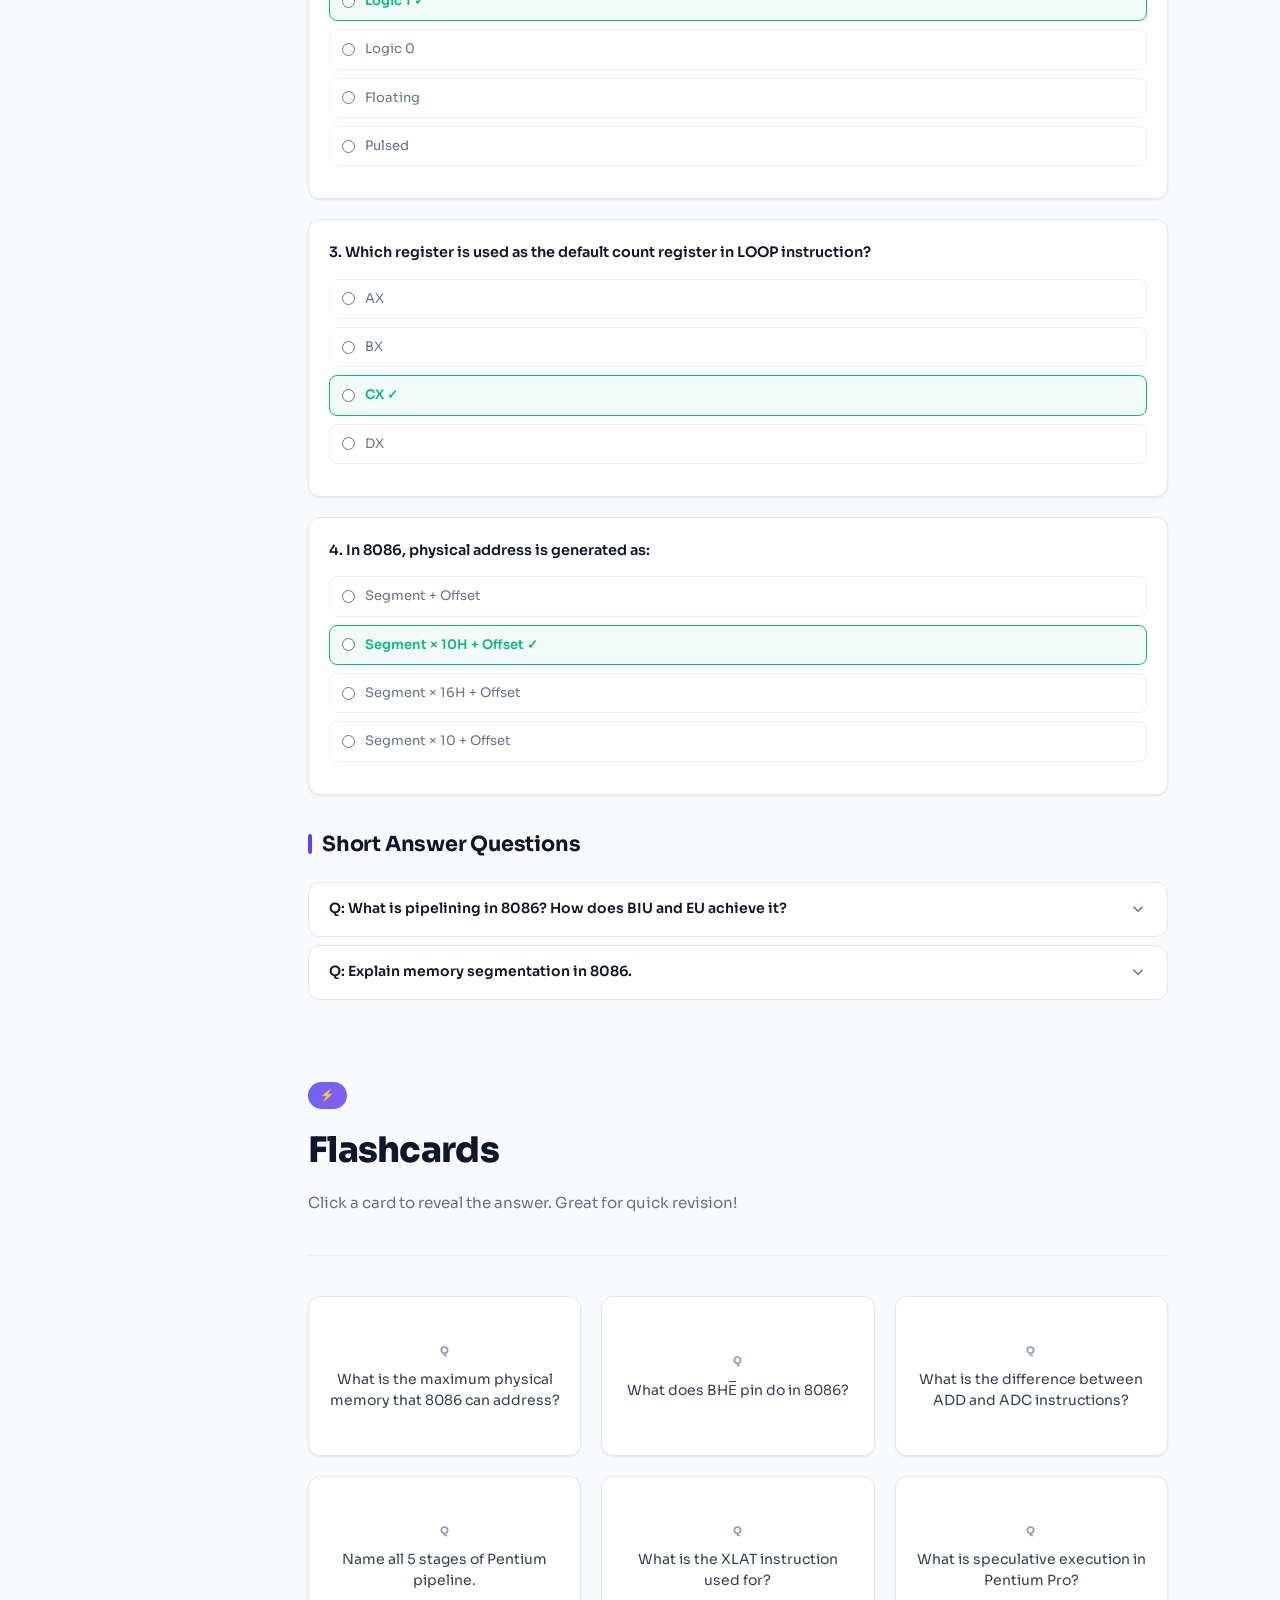
<file: micro.html>
<!DOCTYPE html>
<html lang="en">
<head>
  <meta charset="UTF-8" />
  <meta name="viewport" content="width=device-width, initial-scale=1.0" />
  <title>8086 Microprocessor — Complete Study Notes</title>
  <link rel="preconnect" href="https://fonts.googleapis.com" />
  <link href="https://fonts.googleapis.com/css2?family=Sora:wght@300;400;500;600;700;800&family=JetBrains+Mono:wght@400;500&family=Lora:ital,wght@0,400;0,600;1,400&display=swap" rel="stylesheet" />

<style>
  /* ═══════════════════════════════════════════════════════
   MicroNotes — Premium 8086 Study Notes
   Design: Refined editorial with geometric precision
═══════════════════════════════════════════════════════ */

/* ── Variables ── */
:root {
  --primary: #4F46E5;
  --primary-light: #6366f1;
  --secondary: #7C3AED;
  --accent: #06B6D4;
  --accent2: #10b981;

  --bg: #F8FAFC;
  --bg-alt: #F1F5F9;
  --card: #FFFFFF;
  --card-hover: #FAFBFF;
  --border: #E2E8F0;
  --border-soft: rgba(226, 232, 240, 0.6);

  --text: #0F172A;
  --text-secondary: #334155;
  --text-muted: #64748B;
  --text-faint: #94A3B8;

  --nav-h: 64px;
  --sidebar-w: 260px;
  --radius: 12px;
  --radius-sm: 8px;
  --radius-lg: 16px;
  --shadow-sm: 0 1px 3px rgba(15,23,42,.06), 0 1px 2px rgba(15,23,42,.04);
  --shadow: 0 4px 16px rgba(15,23,42,.08), 0 1px 4px rgba(15,23,42,.04);
  --shadow-lg: 0 20px 60px rgba(15,23,42,.12), 0 4px 16px rgba(15,23,42,.06);

  --font-body: 'Sora', sans-serif;
  --font-mono: 'JetBrains Mono', monospace;
  --font-serif: 'Lora', serif;

  --transition: 200ms cubic-bezier(.4,0,.2,1);
  --transition-slow: 400ms cubic-bezier(.4,0,.2,1);
}

[data-theme="dark"] {
  --bg: #0B0F1A;
  --bg-alt: #111827;
  --card: #161D2F;
  --card-hover: #1C2540;
  --border: #1E293B;
  --border-soft: rgba(30,41,59,.6);
  --text: #F1F5F9;
  --text-secondary: #CBD5E1;
  --text-muted: #94A3B8;
  --text-faint: #475569;
  --shadow-sm: 0 1px 3px rgba(0,0,0,.3);
  --shadow: 0 4px 16px rgba(0,0,0,.4);
  --shadow-lg: 0 20px 60px rgba(0,0,0,.5);
}

/* ── Reset & Base ── */
*, *::before, *::after { box-sizing: border-box; margin: 0; padding: 0; }
html { scroll-behavior: smooth; font-size: 16px; }
body {
  font-family: var(--font-body);
  background: var(--bg);
  color: var(--text);
  line-height: 1.7;
  transition: background var(--transition-slow), color var(--transition-slow);
  overflow-x: hidden;
}
a { color: var(--primary); text-decoration: none; }
ul { list-style: none; }
img { max-width: 100%; }
button { cursor: pointer; border: none; background: none; font-family: inherit; }
input { font-family: inherit; }

/* ── Scroll Progress ── */
#scroll-progress {
  position: fixed;
  top: 0; left: 0;
  height: 3px;
  width: 0%;
  background: linear-gradient(90deg, var(--primary), var(--accent));
  z-index: 9999;
  transition: width 0.1s linear;
}

/* ── Toast ── */
#toast-container {
  position: fixed;
  bottom: 24px; right: 24px;
  display: flex; flex-direction: column; gap: 10px;
  z-index: 10000;
}
.toast {
  background: var(--card);
  border: 1px solid var(--border);
  border-left: 4px solid var(--primary);
  padding: 12px 20px;
  border-radius: var(--radius-sm);
  box-shadow: var(--shadow-lg);
  font-size: 0.875rem;
  font-weight: 500;
  color: var(--text);
  animation: toastIn .3s ease forwards;
  max-width: 300px;
}
.toast.success { border-left-color: var(--accent2); }
@keyframes toastIn { from { opacity:0; transform:translateX(30px); } to { opacity:1; transform:none; } }
@keyframes toastOut { to { opacity:0; transform:translateX(30px); } }

/* ── Back to Top ── */
#back-to-top {
  position: fixed;
  bottom: 32px; right: 24px;
  width: 44px; height: 44px;
  background: var(--primary);
  color: #fff;
  border-radius: 50%;
  display: flex; align-items: center; justify-content: center;
  box-shadow: var(--shadow-lg);
  z-index: 1000;
  opacity: 0; pointer-events: none;
  transition: opacity var(--transition), transform var(--transition);
}
#back-to-top.visible { opacity: 1; pointer-events: all; }
#back-to-top:hover { transform: translateY(-3px); }
#back-to-top svg { width: 20px; height: 20px; }

/* ════════════ NAVBAR ════════════ */
#navbar {
  position: fixed; top: 0; left: 0; right: 0;
  height: var(--nav-h);
  background: rgba(248,250,252,.85);
  backdrop-filter: blur(20px);
  border-bottom: 1px solid var(--border-soft);
  z-index: 500;
  transition: background var(--transition-slow), border-color var(--transition-slow);
}
[data-theme="dark"] #navbar {
  background: rgba(11,15,26,.85);
}
.nav-inner {
  max-width: 1400px;
  margin: 0 auto;
  height: 100%;
  display: flex;
  align-items: center;
  padding: 0 24px;
  gap: 20px;
}
.nav-brand {
  display: flex;
  align-items: center;
  gap: 10px;
  flex-shrink: 0;
}
.brand-icon {
  width: 36px; height: 36px;
  background: linear-gradient(135deg, var(--primary), var(--secondary));
  border-radius: 10px;
  display: flex; align-items: center; justify-content: center;
}
.brand-icon svg { width: 18px; height: 18px; stroke: #fff; }
.brand-icon.small { width: 28px; height: 28px; border-radius: 8px; }
.brand-icon.small svg { width: 14px; }
.brand-title {
  font-size: 1rem;
  font-weight: 700;
  color: var(--text);
  display: block;
  line-height: 1.1;
}
.brand-sub {
  font-size: 0.7rem;
  color: var(--text-muted);
  display: block;
  font-weight: 400;
}
.nav-center { flex: 1; max-width: 480px; margin: 0 auto; }
.search-wrap {
  position: relative;
  display: flex;
  align-items: center;
}
.search-wrap svg {
  position: absolute; left: 12px;
  width: 16px; height: 16px;
  stroke: var(--text-muted);
}
.search-wrap input {
  width: 100%;
  padding: 8px 44px 8px 36px;
  background: var(--bg-alt);
  border: 1px solid var(--border);
  border-radius: 999px;
  font-size: 0.875rem;
  color: var(--text);
  outline: none;
  transition: border-color var(--transition), box-shadow var(--transition);
}
.search-wrap input:focus {
  border-color: var(--primary);
  box-shadow: 0 0 0 3px rgba(79,70,229,.15);
}
.search-wrap kbd {
  position: absolute; right: 12px;
  font-family: var(--font-mono);
  font-size: 0.7rem;
  color: var(--text-faint);
  background: var(--bg);
  border: 1px solid var(--border);
  padding: 2px 6px;
  border-radius: 4px;
}
.nav-actions {
  display: flex;
  align-items: center;
  gap: 12px;
  flex-shrink: 0;
}
.reading-time {
  display: flex;
  align-items: center;
  gap: 6px;
  font-size: 0.78rem;
  color: var(--text-muted);
  font-weight: 500;
}
.reading-time svg { width: 14px; height: 14px; }
#theme-toggle {
  width: 36px; height: 36px;
  border-radius: 50%;
  background: var(--bg-alt);
  border: 1px solid var(--border);
  display: flex; align-items: center; justify-content: center;
  transition: all var(--transition);
}
#theme-toggle:hover { background: var(--border); }
#theme-toggle svg { width: 16px; height: 16px; stroke: var(--text-muted); }
[data-theme="light"] .icon-moon { display: none; }
[data-theme="dark"] .icon-sun { display: none; }
#hamburger {
  width: 36px; height: 36px;
  border-radius: var(--radius-sm);
  background: var(--bg-alt);
  border: 1px solid var(--border);
  display: none;
  flex-direction: column;
  align-items: center;
  justify-content: center;
  gap: 5px;
}
#hamburger span {
  display: block;
  width: 18px; height: 2px;
  background: var(--text-muted);
  border-radius: 1px;
  transition: all var(--transition);
}

/* Search overlay */
#search-overlay {
  position: fixed;
  top: var(--nav-h); left: 50%;
  transform: translateX(-50%);
  width: 480px;
  max-height: 400px;
  background: var(--card);
  border: 1px solid var(--border);
  border-radius: var(--radius);
  box-shadow: var(--shadow-lg);
  overflow-y: auto;
  z-index: 400;
  display: none;
}
#search-overlay.visible { display: block; }
.search-result-item {
  padding: 12px 16px;
  border-bottom: 1px solid var(--border-soft);
  cursor: pointer;
  transition: background var(--transition);
}
.search-result-item:hover { background: var(--bg-alt); }
.search-result-item:last-child { border: none; }
.sr-title { font-weight: 600; font-size: 0.875rem; color: var(--text); }
.sr-snippet { font-size: 0.78rem; color: var(--text-muted); margin-top: 2px; }
.sr-unit { font-size: 0.7rem; color: var(--primary); font-weight: 600; }
mark { background: rgba(79,70,229,.15); color: var(--primary); border-radius: 2px; padding: 0 2px; }

/* ════════════ HERO ════════════ */
#hero {
  min-height: 100vh;
  display: flex;
  align-items: center;
  justify-content: center;
  text-align: center;
  padding: calc(var(--nav-h) + 60px) 24px 80px;
  position: relative;
  overflow: hidden;
}
.hero-bg-grid {
  position: absolute; inset: 0;
  background-image:
    linear-gradient(var(--border-soft) 1px, transparent 1px),
    linear-gradient(90deg, var(--border-soft) 1px, transparent 1px);
  background-size: 48px 48px;
  opacity: 0.5;
}
.hero-orb {
  position: absolute;
  border-radius: 50%;
  filter: blur(80px);
  opacity: 0.12;
  pointer-events: none;
}
.hero-orb-1 {
  width: 600px; height: 600px;
  background: var(--primary);
  top: -200px; right: -100px;
}
.hero-orb-2 {
  width: 400px; height: 400px;
  background: var(--accent);
  bottom: -100px; left: -50px;
}
[data-theme="dark"] .hero-orb { opacity: 0.2; }
.hero-inner {
  position: relative;
  max-width: 720px;
  animation: heroIn 0.8s cubic-bezier(.16,1,.3,1) both;
}
@keyframes heroIn { from { opacity:0; transform:translateY(30px); } to { opacity:1; transform:none; } }
.hero-badge {
  display: inline-flex;
  align-items: center;
  gap: 8px;
  background: var(--card);
  border: 1px solid var(--border);
  border-radius: 999px;
  padding: 6px 16px;
  font-size: 0.78rem;
  font-weight: 600;
  color: var(--primary);
  margin-bottom: 24px;
  box-shadow: var(--shadow-sm);
}
.hero-badge svg { width: 14px; height: 14px; }
.hero-title {
  font-family: var(--font-body);
  font-size: clamp(2.2rem, 5vw, 3.5rem);
  font-weight: 800;
  line-height: 1.1;
  color: var(--text);
  margin-bottom: 20px;
  letter-spacing: -0.03em;
}
.gradient-text {
  background: linear-gradient(135deg, var(--primary), var(--secondary), var(--accent));
  -webkit-background-clip: text;
  -webkit-text-fill-color: transparent;
  background-clip: text;
}
.hero-desc {
  font-size: 1.05rem;
  color: var(--text-muted);
  max-width: 580px;
  margin: 0 auto 32px;
  line-height: 1.7;
}
.hero-stats {
  display: flex;
  justify-content: center;
  gap: 12px;
  flex-wrap: wrap;
  margin-bottom: 32px;
}
.stat-pill {
  background: var(--card);
  border: 1px solid var(--border);
  border-radius: 999px;
  padding: 6px 16px;
  font-size: 0.82rem;
  color: var(--text-muted);
  box-shadow: var(--shadow-sm);
}
.stat-pill strong { color: var(--text); }
.hero-progress-wrap {
  max-width: 400px;
  margin: 0 auto 32px;
}
.progress-label {
  display: flex;
  justify-content: space-between;
  font-size: 0.78rem;
  color: var(--text-muted);
  margin-bottom: 8px;
  font-weight: 500;
}
.progress-track {
  height: 6px;
  background: var(--bg-alt);
  border-radius: 999px;
  overflow: hidden;
}
.progress-bar {
  height: 100%;
  background: linear-gradient(90deg, var(--primary), var(--accent));
  border-radius: 999px;
  width: 0%;
  transition: width 1s ease;
}
.hero-actions,
.hero-mp-buttons {
  display: flex;
  justify-content: center;
  gap: 12px;
  flex-wrap: wrap;
}
.hero-mp-buttons {
  margin-top: 1rem;
}
.btn {
  display: inline-flex;
  align-items: center;
  gap: 8px;
  padding: 12px 24px;
  border-radius: 999px;
  font-size: 0.9rem;
  font-weight: 600;
  transition: all var(--transition);
  cursor: pointer;
  border: 1px solid transparent;
}
.btn svg { width: 16px; height: 16px; }
.btn-primary {
  background: var(--primary);
  color: #fff;
  box-shadow: 0 4px 20px rgba(79,70,229,.35);
}
.btn-primary:hover { background: var(--primary-light); transform: translateY(-2px); box-shadow: 0 8px 30px rgba(79,70,229,.4); }
.btn-secondary {
  background: var(--card);
  color: var(--text);
  border-color: var(--border);
  box-shadow: var(--shadow-sm);
}
.btn-secondary:hover { background: var(--bg-alt); transform: translateY(-2px); }

/* ════════════ LAYOUT ════════════ */
.layout {
  display: flex;
  max-width: 1400px;
  margin: 0 auto;
  padding: 0;
  min-height: 100vh;
  position: relative;
}

/* ════════════ SIDEBAR ════════════ */
#sidebar {
  width: var(--sidebar-w);
  flex-shrink: 0;
  position: sticky;
  top: var(--nav-h);
  height: calc(100vh - var(--nav-h));
  overflow-y: auto;
  padding: 24px 0;
  border-right: 1px solid var(--border-soft);
  scrollbar-width: thin;
  scrollbar-color: var(--border) transparent;
}
#sidebar::-webkit-scrollbar { width: 4px; }
#sidebar::-webkit-scrollbar-track { background: transparent; }
#sidebar::-webkit-scrollbar-thumb { background: var(--border); border-radius: 2px; }
.sidebar-inner { padding: 0 16px; }
.sidebar-header {
  display: flex;
  align-items: center;
  justify-content: space-between;
  font-size: 0.72rem;
  font-weight: 700;
  text-transform: uppercase;
  letter-spacing: .1em;
  color: var(--text-faint);
  margin-bottom: 16px;
  padding: 0 8px;
}
#close-sidebar { display: none; }
#sidebar-overlay { display: none; }
.toc { display: flex; flex-direction: column; gap: 4px; }
.toc-group { margin-bottom: 12px; }
.toc-section-label {
  font-size: 0.7rem;
  font-weight: 700;
  text-transform: uppercase;
  letter-spacing: .1em;
  color: var(--primary);
  padding: 4px 8px;
  margin-bottom: 4px;
}
.toc-link {
  display: block;
  padding: 7px 12px;
  border-radius: var(--radius-sm);
  font-size: 0.82rem;
  font-weight: 500;
  color: var(--text-muted);
  transition: all var(--transition);
  border-left: 2px solid transparent;
}
.toc-link.toc-sub { padding-left: 20px; font-size: 0.78rem; font-weight: 400; }
.toc-link:hover { background: var(--bg-alt); color: var(--text); }
.toc-link.active {
  background: rgba(79,70,229,.08);
  color: var(--primary);
  border-left-color: var(--primary);
  font-weight: 600;
}

/* ════════════ MAIN CONTENT ════════════ */
#main-content {
  flex: 1;
  min-width: 0;
  padding: 48px 48px 80px;
}

/* ── Content Sections ── */
.content-section {
  max-width: 860px;
  margin-bottom: 80px;
}
.section-header {
  margin-bottom: 40px;
  padding-bottom: 24px;
  border-bottom: 1px solid var(--border-soft);
}
.unit-badge {
  display: inline-flex;
  align-items: center;
  justify-content: center;
  background: linear-gradient(135deg, var(--primary), var(--secondary));
  color: #fff;
  font-size: 0.72rem;
  font-weight: 700;
  text-transform: uppercase;
  letter-spacing: .08em;
  padding: 4px 12px;
  border-radius: 999px;
  margin-bottom: 12px;
}
.unit-badge.u2 { background: linear-gradient(135deg, #7C3AED, #db2777); }
.unit-badge.u3 { background: linear-gradient(135deg, #0891b2, #0d9488); }
.unit-badge.u4 { background: linear-gradient(135deg, #d97706, #dc2626); }
.unit-badge.qr { background: linear-gradient(135deg, #f59e0b, #f97316); }
.unit-badge.pq { background: linear-gradient(135deg, #10b981, #0891b2); }
.unit-badge.fc { background: linear-gradient(135deg, #6366f1, #8b5cf6); }
.section-header h2 {
  font-size: clamp(1.6rem, 3vw, 2.2rem);
  font-weight: 800;
  color: var(--text);
  letter-spacing: -0.02em;
  margin-bottom: 10px;
}
.section-desc {
  font-size: 0.95rem;
  color: var(--text-muted);
  line-height: 1.6;
}
.scroll-target { margin-bottom: 48px; }
.sub-heading {
  font-size: 1.3rem;
  font-weight: 700;
  color: var(--text);
  margin-bottom: 20px;
  letter-spacing: -0.01em;
  display: flex;
  align-items: center;
  gap: 10px;
}
.sub-heading::before {
  content: '';
  display: block;
  width: 4px; height: 20px;
  background: linear-gradient(var(--primary), var(--secondary));
  border-radius: 2px;
  flex-shrink: 0;
}
.minor-heading {
  font-size: 1rem;
  font-weight: 600;
  color: var(--text-secondary);
  margin: 24px 0 12px;
}
p { color: var(--text-secondary); margin-bottom: 16px; font-size: 0.95rem; line-height: 1.75; }
.caption { font-size: 0.78rem; color: var(--text-muted); text-align: center; margin-top: 8px; font-style: italic; }

/* ── Cards Grid ── */
.cards-grid {
  display: grid;
  grid-template-columns: repeat(auto-fill, minmax(240px, 1fr));
  gap: 16px;
  margin-bottom: 24px;
}
.cards-grid.two-col-cards { grid-template-columns: 1fr 1fr; }
.concept-card {
  background: var(--card);
  border: 1px solid var(--border);
  border-radius: var(--radius);
  padding: 20px;
  box-shadow: var(--shadow-sm);
  transition: all var(--transition);
}
.concept-card:hover {
  transform: translateY(-3px);
  box-shadow: var(--shadow);
  border-color: var(--primary);
}
.card-icon {
  width: 40px; height: 40px;
  background: color-mix(in srgb, var(--c) 10%, transparent);
  border-radius: 10px;
  display: flex; align-items: center; justify-content: center;
  margin-bottom: 12px;
}
.card-icon svg { width: 20px; height: 20px; stroke: var(--c); }
.concept-card h4 {
  font-size: 0.9rem;
  font-weight: 700;
  color: var(--text);
  margin-bottom: 8px;
}
.concept-card p { font-size: 0.82rem; color: var(--text-muted); margin: 0; line-height: 1.6; }
.concept-card strong { color: var(--text); }

/* ── Highlight Boxes ── */
.highlight-box {
  display: flex;
  gap: 14px;
  padding: 16px 20px;
  border-radius: var(--radius);
  margin: 20px 0;
  border: 1px solid;
  font-size: 0.875rem;
  line-height: 1.6;
}
.hb-icon { font-size: 1.2rem; flex-shrink: 0; margin-top: 1px; }
.highlight-box div { color: var(--text-secondary); }
.highlight-box strong { color: var(--text); }
.highlight-box.important {
  background: rgba(79,70,229,.06);
  border-color: rgba(79,70,229,.2);
}
.highlight-box.exam-tip {
  background: rgba(6,182,212,.06);
  border-color: rgba(6,182,212,.2);
}
.highlight-box.remember {
  background: rgba(16,185,129,.06);
  border-color: rgba(16,185,129,.2);
}
.highlight-box.common-mistake {
  background: rgba(245,158,11,.06);
  border-color: rgba(245,158,11,.2);
}

/* ── Two Column Layout ── */
.two-col {
  display: grid;
  grid-template-columns: 1fr 1fr;
  gap: 16px;
  margin-bottom: 24px;
}
.info-block {
  background: var(--card);
  border: 1px solid var(--border);
  border-radius: var(--radius);
  padding: 20px;
}
.info-block h4 {
  font-size: 0.9rem;
  font-weight: 700;
  color: var(--text);
  display: flex; align-items: center; gap: 8px;
  margin-bottom: 14px;
}
.info-block h4 svg { width: 16px; height: 16px; stroke: var(--primary); }
.info-block ul { display: flex; flex-direction: column; gap: 8px; }
.info-block li {
  font-size: 0.82rem;
  color: var(--text-muted);
  padding-left: 16px;
  position: relative;
  line-height: 1.5;
}
.info-block li::before {
  content: '→';
  position: absolute; left: 0;
  color: var(--primary);
  font-size: 0.75rem;
}
.info-block li strong { color: var(--text); }
.biu-block { border-top: 3px solid var(--primary); }
.eu-block { border-top: 3px solid var(--accent); }

/* ── Pipeline Diagram ── */
.pipeline-diagram {
  display: flex;
  align-items: center;
  justify-content: center;
  gap: 0;
  padding: 24px;
  background: var(--card);
  border: 1px solid var(--border);
  border-radius: var(--radius);
  margin: 16px 0;
  overflow-x: auto;
  flex-wrap: nowrap;
}
.pipe-stage {
  background: linear-gradient(135deg, var(--primary), var(--secondary));
  color: #fff;
  padding: 14px 20px;
  border-radius: var(--radius-sm);
  text-align: center;
  font-size: 0.78rem;
  font-weight: 700;
  min-width: 80px;
  animation: pipeIn var(--transition-slow) var(--delay) both;
  line-height: 1.3;
}
.pipe-stage.pf { background: linear-gradient(135deg, #6366f1, #8b5cf6); }
.pipe-stage.d1 { background: linear-gradient(135deg, #8b5cf6, #a855f7); }
.pipe-stage.d2 { background: linear-gradient(135deg, #06b6d4, #0891b2); }
.pipe-stage.ex { background: linear-gradient(135deg, #10b981, #0d9488); }
.pipe-stage.wb { background: linear-gradient(135deg, #f59e0b, #f97316); }
@keyframes pipeIn { from { opacity:0; transform:scale(.8); } to { opacity:1; transform:none; } }
.pipe-arrow {
  color: var(--text-faint);
  font-size: 1.2rem;
  padding: 0 4px;
  font-weight: 300;
}
.pipe-stage small { font-size: 0.65rem; font-weight: 400; opacity: .8; display: block; }

/* ── Register Grid ── */
.register-grid {
  display: grid;
  grid-template-columns: 1fr 1fr;
  gap: 16px;
  margin-bottom: 24px;
}
.reg-group {
  background: var(--card);
  border: 1px solid var(--border);
  border-radius: var(--radius);
  padding: 16px;
}
.reg-group-title {
  font-size: 0.72rem;
  font-weight: 700;
  text-transform: uppercase;
  letter-spacing: .1em;
  color: var(--text-faint);
  margin-bottom: 12px;
}
.reg-row {
  display: flex;
  align-items: center;
  gap: 8px;
  padding: 6px 0;
  border-bottom: 1px solid var(--border-soft);
  font-size: 0.8rem;
}
.reg-row:last-child { border: none; }
.reg-name {
  font-family: var(--font-mono);
  font-size: 0.8rem;
  font-weight: 600;
  background: rgba(79,70,229,.1);
  color: var(--primary);
  padding: 2px 8px;
  border-radius: 4px;
  min-width: 34px;
  text-align: center;
}
.reg-name.seg { background: rgba(6,182,212,.1); color: var(--accent); }
.reg-name.ctrl { background: rgba(245,158,11,.1); color: #d97706; }
.reg-hi, .reg-lo {
  font-family: var(--font-mono);
  font-size: 0.7rem;
  padding: 1px 6px;
  border-radius: 4px;
  font-weight: 500;
}
.reg-hi { background: rgba(16,185,129,.1); color: #059669; }
.reg-lo { background: rgba(239,68,68,.1); color: #dc2626; }
.reg-desc { font-size: 0.75rem; color: var(--text-muted); flex: 1; }

/* ── Formula Card ── */
.formula-card {
  background: linear-gradient(135deg, rgba(79,70,229,.06), rgba(6,182,212,.06));
  border: 1px solid rgba(79,70,229,.2);
  border-radius: var(--radius);
  padding: 24px;
  margin: 20px 0;
  text-align: center;
}
.formula-label {
  font-size: 0.72rem;
  font-weight: 700;
  text-transform: uppercase;
  letter-spacing: .1em;
  color: var(--primary);
  margin-bottom: 12px;
}
.formula-body {
  font-family: var(--font-serif);
  font-size: 1.1rem;
  color: var(--text);
  margin-bottom: 12px;
}
.formula-highlight {
  font-weight: 700;
  color: var(--primary);
}
.formula-example {
  font-size: 0.82rem;
  color: var(--text-muted);
  font-family: var(--font-mono);
  background: var(--bg-alt);
  padding: 10px 16px;
  border-radius: var(--radius-sm);
  display: inline-block;
  line-height: 1.6;
}
.formula-example strong { color: var(--primary); }

/* ── Tables ── */
.table-wrap {
  overflow-x: auto;
  border-radius: var(--radius);
  border: 1px solid var(--border);
  margin: 16px 0;
  box-shadow: var(--shadow-sm);
}
table { width: 100%; border-collapse: collapse; }
th {
  background: var(--bg-alt);
  padding: 10px 16px;
  text-align: left;
  font-size: 0.78rem;
  font-weight: 700;
  color: var(--text);
  border-bottom: 1px solid var(--border);
  white-space: nowrap;
  letter-spacing: .02em;
}
td {
  padding: 10px 16px;
  font-size: 0.82rem;
  color: var(--text-secondary);
  border-bottom: 1px solid var(--border-soft);
  vertical-align: top;
  line-height: 1.5;
}
tr:last-child td { border: none; }
tr:hover td { background: var(--bg-alt); }
td code, th code {
  font-family: var(--font-mono);
  font-size: 0.78rem;
  background: rgba(79,70,229,.08);
  color: var(--primary);
  padding: 2px 6px;
  border-radius: 4px;
}

/* ── Accordions ── */
.accordion-group { display: flex; flex-direction: column; gap: 8px; margin-bottom: 24px; }
.accordion {
  background: var(--card);
  border: 1px solid var(--border);
  border-radius: var(--radius);
  overflow: hidden;
}
.accordion-header {
  display: flex;
  align-items: center;
  justify-content: space-between;
  padding: 14px 20px;
  cursor: pointer;
  font-size: 0.875rem;
  font-weight: 600;
  color: var(--text);
  transition: background var(--transition);
  user-select: none;
}
.accordion-header:hover { background: var(--bg-alt); }
.acc-icon {
  width: 18px; height: 18px;
  stroke: var(--text-muted);
  transition: transform var(--transition);
  flex-shrink: 0;
}
.accordion.open .acc-icon { transform: rotate(180deg); }
.accordion-body {
  max-height: 0;
  overflow: hidden;
  transition: max-height 0.35s cubic-bezier(.4,0,.2,1), padding 0.35s;
  padding: 0 20px;
  border-top: 1px solid transparent;
}
.accordion.open .accordion-body {
  max-height: 2000px;
  padding: 16px 20px;
  border-top-color: var(--border-soft);
}
.accordion-body p { margin-bottom: 12px; }
.accordion-body p:last-child { margin: 0; }

/* ── Code Blocks ── */
.code-block {
  background: var(--bg-alt);
  border: 1px solid var(--border);
  border-radius: var(--radius);
  overflow: hidden;
  margin: 12px 0;
}
.code-block.compact { background: transparent; border: 1px solid var(--border-soft); }
.code-header {
  display: flex;
  align-items: center;
  justify-content: space-between;
  padding: 8px 14px;
  background: var(--border-soft);
  border-bottom: 1px solid var(--border);
  font-size: 0.7rem;
  font-weight: 700;
  text-transform: uppercase;
  letter-spacing: .08em;
  color: var(--text-faint);
}
.code-block pre {
  padding: 16px 20px;
  overflow-x: auto;
  margin: 0;
}
.code-block code {
  font-family: var(--font-mono);
  font-size: 0.82rem;
  line-height: 1.7;
  color: var(--text-secondary);
}
.code-comment { color: var(--text-faint); }
.kw { color: var(--primary); font-weight: 600; }
.str { color: var(--accent); }
.copy-btn {
  background: var(--card);
  border: 1px solid var(--border);
  padding: 3px 10px;
  border-radius: 4px;
  font-size: 0.7rem;
  font-weight: 600;
  color: var(--text-muted);
  transition: all var(--transition);
  font-family: var(--font-body);
}
.copy-btn:hover { background: var(--primary); color: #fff; border-color: var(--primary); }
.copy-btn.copied { background: var(--accent2); color: #fff; border-color: var(--accent2); }

/* ── Revision Grid ── */
.revision-grid {
  display: grid;
  grid-template-columns: 1fr 1fr;
  gap: 16px;
}
.revision-card {
  background: var(--card);
  border: 1px solid var(--border);
  border-radius: var(--radius);
  padding: 20px;
  box-shadow: var(--shadow-sm);
}
.revision-card h4 {
  font-size: 0.9rem;
  font-weight: 700;
  color: var(--text);
  margin-bottom: 14px;
  padding-bottom: 10px;
  border-bottom: 1px solid var(--border-soft);
}
.key-list { display: flex; flex-direction: column; gap: 8px; }
.key-list li {
  font-size: 0.82rem;
  color: var(--text-muted);
  padding-left: 18px;
  position: relative;
  line-height: 1.5;
}
.key-list li::before {
  content: '▸';
  position: absolute; left: 0;
  color: var(--primary);
  font-size: 0.7rem;
  top: 2px;
}
.key-list strong { color: var(--text); }

/* ── MCQ ── */
.mcq-list { display: flex; flex-direction: column; gap: 20px; margin-bottom: 32px; }
.mcq-item {
  background: var(--card);
  border: 1px solid var(--border);
  border-radius: var(--radius);
  padding: 20px;
  box-shadow: var(--shadow-sm);
}
.mcq-q {
  font-size: 0.9rem;
  font-weight: 600;
  color: var(--text);
  margin-bottom: 14px;
}
.mcq-options {
  display: flex;
  flex-direction: column;
  gap: 8px;
  margin-bottom: 12px;
}
.mcq-option {
  display: flex;
  align-items: center;
  gap: 10px;
  font-size: 0.82rem;
  color: var(--text-muted);
  padding: 8px 12px;
  border-radius: var(--radius-sm);
  border: 1px solid var(--border-soft);
  cursor: pointer;
  transition: all var(--transition);
}
.mcq-option:hover { background: var(--bg-alt); }
.mcq-option.correct { color: var(--accent2); border-color: var(--accent2); background: rgba(16,185,129,.06); font-weight: 600; }
.mcq-explain { font-size: 0.78rem; color: var(--text-faint); font-style: italic; }

/* ── Flashcards ── */
.flashcard-grid {
  display: grid;
  grid-template-columns: repeat(auto-fill, minmax(260px, 1fr));
  gap: 20px;
}
.flashcard {
  height: 160px;
  perspective: 1000px;
  cursor: pointer;
}
.flashcard-inner {
  position: relative;
  width: 100%; height: 100%;
  transform-style: preserve-3d;
  transition: transform 0.6s cubic-bezier(.4,0,.2,1);
}
.flashcard.flipped .flashcard-inner { transform: rotateY(180deg); }
.flashcard-front, .flashcard-back {
  position: absolute;
  inset: 0;
  backface-visibility: hidden;
  border-radius: var(--radius);
  padding: 20px;
  display: flex;
  flex-direction: column;
  justify-content: center;
  align-items: center;
  text-align: center;
  border: 1px solid var(--border);
  box-shadow: var(--shadow-sm);
}
.flashcard-front {
  background: var(--card);
}
.flashcard-back {
  background: linear-gradient(135deg, var(--primary), var(--secondary));
  transform: rotateY(180deg);
  border-color: transparent;
}
.flashcard-back p { color: rgba(255,255,255,.9); margin: 0; font-size: 0.82rem; }
.flashcard-back strong { color: #fff; }
.flashcard-front p { font-size: 0.875rem; color: var(--text-secondary); margin: 0; line-height: 1.5; }
.fc-label {
  font-size: 0.65rem;
  font-weight: 800;
  text-transform: uppercase;
  letter-spacing: .12em;
  color: var(--text-faint);
  margin-bottom: 10px;
}
.flashcard-back .fc-label { color: rgba(255,255,255,.6); }

/* ── Footer ── */
#footer {
  background: var(--bg-alt);
  border-top: 1px solid var(--border);
  padding: 40px 24px;
  margin-top: 40px;
}
.footer-inner {
  max-width: 1400px;
  margin: 0 auto;
  display: flex;
  align-items: center;
  justify-content: space-between;
  gap: 24px;
  flex-wrap: wrap;
}
.footer-brand {
  display: flex;
  align-items: center;
  gap: 8px;
  font-weight: 700;
  font-size: 0.9rem;
  color: var(--text);
}
.footer-info p { font-size: 0.82rem; color: var(--text-muted); margin: 0; }
.footer-meta {
  display: flex;
  align-items: center;
  gap: 6px;
  margin-top: 4px !important;
  font-size: 0.75rem !important;
}
.footer-meta svg { stroke: var(--text-faint); }
.footer-links {
  display: flex;
  gap: 16px;
}
.footer-links a {
  font-size: 0.82rem;
  color: var(--text-muted);
  font-weight: 500;
  transition: color var(--transition);
}
.footer-links a:hover { color: var(--primary); }

/* ════════════ RESPONSIVE ════════════ */
@media (max-width: 1100px) {
  #sidebar { width: 220px; }
  #main-content { padding: 40px 32px 60px; }
}

@media (max-width: 900px) {
  #sidebar {
    position: fixed;
    top: 0; left: 0; bottom: 0;
    width: 280px;
    height: 100%;
    z-index: 600;
    transform: translateX(-100%);
    transition: transform var(--transition-slow);
    border-right: 1px solid var(--border);
    padding-top: 80px;
    background: var(--card);
  }
  #sidebar.open { transform: translateX(0); }
  #sidebar-overlay {
    display: block;
    position: fixed; inset: 0;
    background: rgba(0,0,0,.4);
    z-index: 590;
    opacity: 0; pointer-events: none;
    transition: opacity var(--transition-slow);
  }
  #sidebar-overlay.visible { opacity: 1; pointer-events: all; }
  #close-sidebar { display: flex; }
  #hamburger { display: flex; }
  .nav-center { display: none; }
  .reading-time { display: none; }
  #main-content { padding: 32px 24px 60px; }
  .two-col { grid-template-columns: 1fr; }
  .register-grid { grid-template-columns: 1fr; }
  .revision-grid { grid-template-columns: 1fr; }
  .cards-grid.two-col-cards { grid-template-columns: 1fr; }
}

@media (max-width: 600px) {
  #main-content { padding: 24px 16px 48px; }
  .hero-title { font-size: 2rem; }
  .pipeline-diagram { gap: 4px; }
  .pipe-stage { min-width: 56px; padding: 10px 8px; font-size: 0.7rem; }
  .flashcard-grid { grid-template-columns: 1fr; }
  .cards-grid { grid-template-columns: 1fr; }
  .footer-inner { flex-direction: column; text-align: center; }
  .footer-links { flex-wrap: wrap; justify-content: center; }
  #toast-container { left: 16px; right: 16px; }
  .toast { max-width: 100%; }
}

/* ════════════ PRINT ════════════ */
@media print {
  #navbar, #sidebar, #back-to-top, #scroll-progress, #toast-container,
  .hero-actions, #hero .hero-orb, #hamburger { display: none !important; }
  .layout { display: block; }
  #main-content { padding: 0; }
  .content-section { page-break-inside: avoid; }
  .code-block { background: #f4f4f4; border: 1px solid #ccc; }
  body { font-size: 12pt; }
  .accordion-body { max-height: none !important; padding: 12px 16px !important; border-top: 1px solid #ddd !important; }
}

/* ════════════ ANIMATIONS ════════════ */
@keyframes fadeUp {
  from { opacity: 0; transform: translateY(20px); }
  to   { opacity: 1; transform: none; }
}
.content-section { animation: fadeUp 0.5s ease both; }
</style>

</head>
<body data-theme="light">

<!-- Scroll Progress Bar -->
<div id="scroll-progress"></div>

<!-- Toast Container -->
<div id="toast-container"></div>

<!-- Back to Top -->
<button id="back-to-top" aria-label="Back to top">
  <svg viewBox="0 0 24 24" fill="none" stroke="currentColor" stroke-width="2.5"><polyline points="18 15 12 9 6 15"/></svg>
</button>

<!-- ═══════════════════════ NAVBAR ═══════════════════════ -->
<nav id="navbar">
  <div class="nav-inner">
    <div class="nav-brand">
      <div class="brand-icon">
        <svg viewBox="0 0 24 24" fill="none" stroke="currentColor" stroke-width="2"><rect x="2" y="3" width="20" height="14" rx="2"/><path d="M8 21h8M12 17v4"/></svg>
      </div>
      <div>
        <span class="brand-title">MicroNotes</span>
        <span class="brand-sub">8086 Architecture</span>
      </div>
    </div>
    <div class="nav-center">
      <div class="search-wrap">
        <svg viewBox="0 0 24 24" fill="none" stroke="currentColor" stroke-width="2"><circle cx="11" cy="11" r="8"/><path d="m21 21-4.35-4.35"/></svg>
        <input type="text" id="search-input" placeholder="Search notes…" autocomplete="off" />
        <kbd>⌘K</kbd>
      </div>
    </div>
    <div class="nav-actions">
      <div class="reading-time">
        <svg viewBox="0 0 24 24" fill="none" stroke="currentColor" stroke-width="2"><circle cx="12" cy="12" r="10"/><polyline points="12 6 12 12 16 14"/></svg>
        <span id="reading-time-display"></span>
      </div>
      <button id="theme-toggle" aria-label="Toggle dark mode">
        <svg class="icon-sun" viewBox="0 0 24 24" fill="none" stroke="currentColor" stroke-width="2"><circle cx="12" cy="12" r="5"/><line x1="12" y1="1" x2="12" y2="3"/><line x1="12" y1="21" x2="12" y2="23"/><line x1="4.22" y1="4.22" x2="5.64" y2="5.64"/><line x1="18.36" y1="18.36" x2="19.78" y2="19.78"/><line x1="1" y1="12" x2="3" y2="12"/><line x1="21" y1="12" x2="23" y2="12"/><line x1="4.22" y1="19.78" x2="5.64" y2="18.36"/><line x1="18.36" y1="5.64" x2="19.78" y2="4.22"/></svg>
        <svg class="icon-moon" viewBox="0 0 24 24" fill="none" stroke="currentColor" stroke-width="2"><path d="M21 12.79A9 9 0 1 1 11.21 3 7 7 0 0 0 21 12.79z"/></svg>
      </button>
      <button id="hamburger" aria-label="Menu">
        <span></span><span></span><span></span>
      </button>
    </div>
  </div>
</nav>

<!-- Search Results Overlay -->
<div id="search-overlay">
  <div id="search-results"></div>
</div>

<!-- ═══════════════════════ HERO ═══════════════════════ -->
<section id="hero">
  <div class="hero-bg-grid"></div>
  <div class="hero-orb hero-orb-1"></div>
  <div class="hero-orb hero-orb-2"></div>
  <div class="hero-inner">
    <div class="hero-badge">
      <svg viewBox="0 0 24 24" fill="none" stroke="currentColor" stroke-width="2"><path d="M12 2L2 7l10 5 10-5-10-5z"/><path d="M2 17l10 5 10-5"/><path d="M2 12l10 5 10-5"/></svg>
      Microprocessor & Programming — Unit I to IV
    </div>
    <h1 class="hero-title">8086 Microprocessor<br/><span class="gradient-text">Complete Study Notes</span></h1>
    <p class="hero-desc">Comprehensive, exam-ready notes covering architecture, instruction set, assembly programming, and advanced processors. Designed for quick revision and deep understanding.</p>
    <div class="hero-stats">
      <div class="stat-pill"><strong>4</strong> Units</div>
      <div class="stat-pill"><strong>150+</strong> Pages</div>
      <div class="stat-pill"><strong>40+</strong> Topics</div>
      <div class="stat-pill"><strong>20+</strong> Exam Qs</div>
    </div>
    <div class="hero-progress-wrap">
      <div class="progress-label">
        <span>Study Progress</span>
        <span id="progress-pct">0%</span>
      </div>
      <div class="progress-track"><div class="progress-bar" id="hero-progress-bar"></div></div>
    </div>
    <div class="hero-actions">
      <a href="#unit1" class="btn btn-primary">
        <svg viewBox="0 0 24 24" fill="none" stroke="currentColor" stroke-width="2"><path d="M5 3l14 9-14 9V3z"/></svg>
        Start Reading
      </a>
      <button id="download-pdf" class="btn btn-secondary">
        <svg viewBox="0 0 24 24" fill="none" stroke="currentColor" stroke-width="2"><path d="M21 15v4a2 2 0 0 1-2 2H5a2 2 0 0 1-2-2v-4"/><polyline points="7 10 12 15 17 10"/><line x1="12" y1="15" x2="12" y2="3"/></svg>
        Download PDF
      </button>
    </div>
    <div class="hero-mp-buttons">
      <a href="#unit1" class="btn btn-secondary">MP 1</a>
      <a href="#unit2" class="btn btn-secondary">MP 2</a>
      <a href="#unit3" class="btn btn-secondary">MP 3</a>
      <a href="#unit4" class="btn btn-secondary">MP 4</a>
    </div>
  </div>
</section>

<!-- ═══════════════════════ LAYOUT ═══════════════════════ -->
<div class="layout">

  <!-- ─────── SIDEBAR ─────── -->
  <aside id="sidebar">
    <div class="sidebar-inner">
      <div class="sidebar-header">
        <span>Table of Contents</span>
        <button id="close-sidebar" aria-label="Close sidebar">
          <svg viewBox="0 0 24 24" fill="none" stroke="currentColor" stroke-width="2"><line x1="18" y1="6" x2="6" y2="18"/><line x1="6" y1="6" x2="18" y2="18"/></svg>
        </button>
      </div>
      <nav class="toc" id="toc">
        <div class="toc-group">
          <div class="toc-section-label">Unit I</div>
          <a href="#unit1" class="toc-link" data-section="unit1">8086 Architecture</a>
          <a href="#u1-features" class="toc-link toc-sub" data-section="u1-features">Salient Features</a>
          <a href="#u1-pins" class="toc-link toc-sub" data-section="u1-pins">Pin Description</a>
          <a href="#u1-arch" class="toc-link toc-sub" data-section="u1-arch">Internal Architecture</a>
          <a href="#u1-registers" class="toc-link toc-sub" data-section="u1-registers">Register Organisation</a>
          <a href="#u1-memory" class="toc-link toc-sub" data-section="u1-memory">Memory Segmentation</a>
          <a href="#u1-modes" class="toc-link toc-sub" data-section="u1-modes">Min / Max Modes</a>
        </div>
        <div class="toc-group">
          <div class="toc-section-label">Unit II</div>
          <a href="#unit2" class="toc-link" data-section="unit2">Instruction Set</a>
          <a href="#u2-addr" class="toc-link toc-sub" data-section="u2-addr">Addressing Modes</a>
          <a href="#u2-data" class="toc-link toc-sub" data-section="u2-data">Data Transfer</a>
          <a href="#u2-arith" class="toc-link toc-sub" data-section="u2-arith">Arithmetic Instructions</a>
          <a href="#u2-logic" class="toc-link toc-sub" data-section="u2-logic">Logical Instructions</a>
          <a href="#u2-branch" class="toc-link toc-sub" data-section="u2-branch">Branch Instructions</a>
        </div>
        <div class="toc-group">
          <div class="toc-section-label">Unit III</div>
          <a href="#unit3" class="toc-link" data-section="unit3">Assembly Programming</a>
          <a href="#u3-basics" class="toc-link toc-sub" data-section="u3-basics">ALP Basics</a>
          <a href="#u3-directives" class="toc-link toc-sub" data-section="u3-directives">Assembler Directives</a>
          <a href="#u3-programs" class="toc-link toc-sub" data-section="u3-programs">Sample Programs</a>
        </div>
        <div class="toc-group">
          <div class="toc-section-label">Unit IV</div>
          <a href="#unit4" class="toc-link" data-section="unit4">Advanced Processors</a>
          <a href="#u4-pentium" class="toc-link toc-sub" data-section="u4-pentium">Pentium Processor</a>
          <a href="#u4-pipeline" class="toc-link toc-sub" data-section="u4-pipeline">Pipelining</a>
          <a href="#u4-pro" class="toc-link toc-sub" data-section="u4-pro">Pentium Pro</a>
        </div>
        <div class="toc-group">
          <div class="toc-section-label">Extras</div>
          <a href="#quick-revision" class="toc-link" data-section="quick-revision">Quick Revision</a>
          <a href="#practice-questions" class="toc-link" data-section="practice-questions">Practice Questions</a>
          <a href="#flashcards" class="toc-link" data-section="flashcards">Flashcards</a>
        </div>
      </nav>
    </div>
  </aside>
  <div id="sidebar-overlay"></div>

  <!-- ─────── MAIN CONTENT ─────── -->
  <main id="main-content">

    <!-- ══════════ UNIT 1 ══════════ -->
    <section id="unit1" class="content-section">
      <div class="section-header">
        <div class="unit-badge">Unit I</div>
        <h2>8086 Architecture</h2>
        <p class="section-desc">Evolution of microprocessors, 8086 salient features, pin descriptions, internal architecture, register organisation, pipelining, and memory segmentation.</p>
      </div>

      <!-- Features -->
      <div id="u1-features" class="scroll-target">
        <h3 class="sub-heading">Salient Features of 8086</h3>
        <div class="cards-grid">
          <div class="concept-card">
            <div class="card-icon" style="--c:#6366f1">
              <svg viewBox="0 0 24 24" fill="none" stroke="currentColor" stroke-width="2"><rect x="2" y="7" width="20" height="14" rx="2"/><path d="M16 21V5a2 2 0 0 0-2-2h-4a2 2 0 0 0-2 2v16"/></svg>
            </div>
            <h4>Data Bus</h4>
            <p>16-bit data bus — transfers 2 bytes per memory cycle, doubling throughput over 8-bit predecessors.</p>
          </div>
          <div class="concept-card">
            <div class="card-icon" style="--c:#8b5cf6">
              <svg viewBox="0 0 24 24" fill="none" stroke="currentColor" stroke-width="2"><path d="M3 12h18M3 6h18M3 18h18"/></svg>
            </div>
            <h4>Address Bus</h4>
            <p>20-bit address bus provides access to <strong>2²⁰ = 1 MB</strong> of physical memory (locations 00000H–FFFFFH).</p>
          </div>
          <div class="concept-card">
            <div class="card-icon" style="--c:#06b6d4">
              <svg viewBox="0 0 24 24" fill="none" stroke="currentColor" stroke-width="2"><circle cx="12" cy="12" r="3"/><path d="M12 1v4M12 19v4M4.22 4.22l2.83 2.83M16.95 16.95l2.83 2.83M1 12h4M19 12h4M4.22 19.78l2.83-2.83M16.95 7.05l2.83-2.83"/></svg>
            </div>
            <h4>Clock & Power</h4>
            <p>Single-phase clock with 33% duty cycle. Operates at +5V, housed in 40-pin DIP package.</p>
          </div>
          <div class="concept-card">
            <div class="card-icon" style="--c:#10b981">
              <svg viewBox="0 0 24 24" fill="none" stroke="currentColor" stroke-width="2"><polyline points="23 6 13.5 15.5 8.5 10.5 1 18"/></svg>
            </div>
            <h4>Pipelining</h4>
            <p>Two-stage pipeline — Fetch Stage pre-fetches up to <strong>6 bytes</strong> into queue; Execute Stage runs concurrently.</p>
          </div>
          <div class="concept-card">
            <div class="card-icon" style="--c:#f59e0b">
              <svg viewBox="0 0 24 24" fill="none" stroke="currentColor" stroke-width="2"><path d="M14 2H6a2 2 0 0 0-2 2v16a2 2 0 0 0 2 2h12a2 2 0 0 0 2-2V8z"/><polyline points="14 2 14 8 20 8"/></svg>
            </div>
            <h4>Registers</h4>
            <p>14 internal 16-bit registers including data, pointer, index, segment registers, IP, and flags.</p>
          </div>
          <div class="concept-card">
            <div class="card-icon" style="--c:#ef4444">
              <svg viewBox="0 0 24 24" fill="none" stroke="currentColor" stroke-width="2"><rect x="5" y="2" width="14" height="20" rx="2"/><line x1="12" y1="18" x2="12.01" y2="18"/></svg>
            </div>
            <h4>I/O Ports</h4>
            <p>Supports up to <strong>64K I/O ports</strong> with multiplexed address/data bus (AD0–AD15, A16–A19).</p>
          </div>
        </div>

        <div class="highlight-box important">
          <div class="hb-icon">⚡</div>
          <div>
            <strong>Important:</strong> The 8086 uses a <em>multiplexed</em> address/data bus — AD0–AD15 carry addresses during T1 and data during T2–T4 of each bus cycle. A16–A19 carry the upper 4 address bits and status signals.
          </div>
        </div>
      </div>

      <!-- Pins -->
      <div id="u1-pins" class="scroll-target">
        <h3 class="sub-heading">Pin Description</h3>
        <div class="table-wrap">
          <table>
            <thead><tr><th>Pin(s)</th><th>Name</th><th>Direction</th><th>Function</th></tr></thead>
            <tbody>
              <tr><td><code>AD0–AD15</code></td><td>Address/Data Bus</td><td>Bidirectional</td><td>Multiplexed 16-bit address (T1) and 16-bit data (T2–T4)</td></tr>
              <tr><td><code>A16–A19</code></td><td>Address/Status</td><td>Output</td><td>Upper 4 address bits during T1; status S3–S6 later</td></tr>
              <tr><td><code>BHE̅</code></td><td>Bus High Enable</td><td>Output</td><td>Enables upper data byte (D8–D15) on bus</td></tr>
              <tr><td><code>CLK</code></td><td>Clock</td><td>Input</td><td>System clock; 33% duty cycle</td></tr>
              <tr><td><code>RESET</code></td><td>Reset</td><td>Input</td><td>Resets processor; CS=FFFFH, others=0000H</td></tr>
              <tr><td><code>READY</code></td><td>Ready</td><td>Input</td><td>Slow memory inserts wait states when LOW</td></tr>
              <tr><td><code>NMI</code></td><td>Non-maskable Interrupt</td><td>Input</td><td>Causes type-2 interrupt; cannot be disabled</td></tr>
              <tr><td><code>INTR</code></td><td>Interrupt Request</td><td>Input</td><td>Maskable interrupt; checked at end of each instruction</td></tr>
              <tr><td><code>MN/M̅X̅</code></td><td>Min/Max Mode</td><td>Input</td><td>HIGH=Minimum mode; LOW=Maximum mode</td></tr>
              <tr><td><code>RD̅</code></td><td>Read</td><td>Output</td><td>LOW when reading from memory or I/O</td></tr>
            </tbody>
          </table>
        </div>
        <div class="highlight-box exam-tip">
          <div class="hb-icon">🎯</div>
          <div><strong>Exam Tip:</strong> Remember BHE̅ + A0 together determine which byte(s) of the 16-bit data bus are active. BHE̅=0, A0=0 → full word; BHE̅=0, A0=1 → odd byte; BHE̅=1, A0=0 → even byte.</div>
        </div>
      </div>

      <!-- Architecture -->
      <div id="u1-arch" class="scroll-target">
        <h3 class="sub-heading">Internal Architecture — BIU & EU</h3>
        <p>The 8086 is internally divided into two independent functional units that operate asynchronously — forming its pipelined architecture.</p>

        <div class="two-col">
          <div class="info-block biu-block">
            <h4>
              <svg viewBox="0 0 24 24" fill="none" stroke="currentColor" stroke-width="2"><rect x="3" y="3" width="18" height="18" rx="2"/><line x1="8" y1="12" x2="16" y2="12"/><line x1="8" y1="8" x2="16" y2="8"/><line x1="8" y1="16" x2="12" y2="16"/></svg>
              Bus Interface Unit (BIU)
            </h4>
            <ul>
              <li>Provides 16-bit bidirectional data bus and 20-bit address bus</li>
              <li>Responsible for instruction fetching, queuing, operand fetch/store</li>
              <li>Contains a <strong>6-byte instruction prefetch queue</strong> (FIFO)</li>
              <li>Generates 20-bit physical addresses using segment + offset</li>
              <li>Contains: Segment registers, IP, Address adder, Queue</li>
              <li>Fetches 2 bytes per bus cycle using 16-bit data bus</li>
            </ul>
          </div>
          <div class="info-block eu-block">
            <h4>
              <svg viewBox="0 0 24 24" fill="none" stroke="currentColor" stroke-width="2"><circle cx="12" cy="12" r="3"/><path d="M12 2v4M12 18v4M4.93 4.93l2.83 2.83M16.24 16.24l2.83 2.83M2 12h4M18 12h4M4.93 19.07l2.83-2.83M16.24 7.76l2.83-2.83"/></svg>
              Execution Unit (EU)
            </h4>
            <ul>
              <li>Decodes and executes instructions from queue</li>
              <li>Reads instructions from BIU queue — never accesses bus directly</li>
              <li>Contains: ALU, Control circuitry, Flag register, Instruction decoder</li>
              <li>Also contains: General purpose, pointer, and index registers</li>
              <li>Tests and updates status/control flags after each instruction</li>
              <li>Requests BIU to read/write operands from memory or I/O</li>
            </ul>
          </div>
        </div>

        <div class="highlight-box remember">
          <div class="hb-icon">💡</div>
          <div><strong>Remember:</strong> When the EU executes a <em>branch/jump</em> instruction, the BIU automatically flushes the queue and refills it from the new address. This is the only scenario that disrupts the pipeline.</div>
        </div>

        <h4 class="minor-heading">5-Stage Pipelining Concept</h4>
        <div class="pipeline-diagram">
          <div class="pipe-stage" style="--delay:0s"><span>Fetch</span></div>
          <div class="pipe-arrow">→</div>
          <div class="pipe-stage" style="--delay:.1s"><span>Decode-1</span></div>
          <div class="pipe-arrow">→</div>
          <div class="pipe-stage" style="--delay:.2s"><span>Decode-2</span></div>
          <div class="pipe-arrow">→</div>
          <div class="pipe-stage" style="--delay:.3s"><span>Execute</span></div>
          <div class="pipe-arrow">→</div>
          <div class="pipe-stage" style="--delay:.4s"><span>Write Back</span></div>
        </div>
        <p class="caption">8086 implements a simplified 2-stage version (Fetch + Execute) while modern processors use all 5 stages.</p>
      </div>

      <!-- Registers -->
      <div id="u1-registers" class="scroll-target">
        <h3 class="sub-heading">Register Organisation</h3>
        <div class="register-grid">
          <div class="reg-group">
            <div class="reg-group-title">General Purpose (Data)</div>
            <div class="reg-row"><span class="reg-name">AX</span><span class="reg-hi">AH</span><span class="reg-lo">AL</span><span class="reg-desc">Accumulator — used in arithmetic/IO</span></div>
            <div class="reg-row"><span class="reg-name">BX</span><span class="reg-hi">BH</span><span class="reg-lo">BL</span><span class="reg-desc">Base — used for base addressing</span></div>
            <div class="reg-row"><span class="reg-name">CX</span><span class="reg-hi">CH</span><span class="reg-lo">CL</span><span class="reg-desc">Counter — used in loops/shifts</span></div>
            <div class="reg-row"><span class="reg-name">DX</span><span class="reg-hi">DH</span><span class="reg-lo">DL</span><span class="reg-desc">Data — used in MUL/DIV/port IO</span></div>
          </div>
          <div class="reg-group">
            <div class="reg-group-title">Pointer & Index</div>
            <div class="reg-row simple"><span class="reg-name">SP</span><span class="reg-desc">Stack Pointer — points to stack top (SS:SP)</span></div>
            <div class="reg-row simple"><span class="reg-name">BP</span><span class="reg-desc">Base Pointer — base for stack frames</span></div>
            <div class="reg-row simple"><span class="reg-name">SI</span><span class="reg-desc">Source Index — string source pointer</span></div>
            <div class="reg-row simple"><span class="reg-name">DI</span><span class="reg-desc">Destination Index — string destination</span></div>
          </div>
          <div class="reg-group">
            <div class="reg-group-title">Segment Registers</div>
            <div class="reg-row simple"><span class="reg-name seg">CS</span><span class="reg-desc">Code Segment — holds executable code</span></div>
            <div class="reg-row simple"><span class="reg-name seg">DS</span><span class="reg-desc">Data Segment — default for data access</span></div>
            <div class="reg-row simple"><span class="reg-name seg">SS</span><span class="reg-desc">Stack Segment — stack operations</span></div>
            <div class="reg-row simple"><span class="reg-name seg">ES</span><span class="reg-desc">Extra Segment — string destinations</span></div>
          </div>
          <div class="reg-group">
            <div class="reg-group-title">Control Registers</div>
            <div class="reg-row simple"><span class="reg-name ctrl">IP</span><span class="reg-desc">Instruction Pointer — next instruction offset</span></div>
            <div class="reg-row simple"><span class="reg-name ctrl">FLAGS</span><span class="reg-desc">16-bit status/control flags register (9 bits used)</span></div>
          </div>
        </div>

        <div class="accordion">
          <div class="accordion-header">
            <span>Flag Register — All 9 Bits Explained</span>
            <svg class="acc-icon" viewBox="0 0 24 24" fill="none" stroke="currentColor" stroke-width="2"><polyline points="6 9 12 15 18 9"/></svg>
          </div>
          <div class="accordion-body">
            <div class="table-wrap">
              <table>
                <thead><tr><th>Flag</th><th>Bit</th><th>Type</th><th>Set when…</th></tr></thead>
                <tbody>
                  <tr><td><code>CF</code></td><td>0</td><td>Status</td><td>Carry/borrow out of MSB</td></tr>
                  <tr><td><code>PF</code></td><td>2</td><td>Status</td><td>Result has even number of 1-bits</td></tr>
                  <tr><td><code>AF</code></td><td>4</td><td>Status</td><td>Carry out of bit 3 (BCD arithmetic)</td></tr>
                  <tr><td><code>ZF</code></td><td>6</td><td>Status</td><td>Result is zero</td></tr>
                  <tr><td><code>SF</code></td><td>7</td><td>Status</td><td>MSB of result is 1 (negative)</td></tr>
                  <tr><td><code>OF</code></td><td>11</td><td>Status</td><td>Signed overflow occurred</td></tr>
                  <tr><td><code>TF</code></td><td>8</td><td>Control</td><td>Single-step (trap) mode enabled</td></tr>
                  <tr><td><code>IF</code></td><td>9</td><td>Control</td><td>Maskable interrupts are enabled</td></tr>
                  <tr><td><code>DF</code></td><td>10</td><td>Control</td><td>String ops auto-decrement (STD sets, CLD clears)</td></tr>
                </tbody>
              </table>
            </div>
          </div>
        </div>
      </div>

      <!-- Memory Segmentation -->
      <div id="u1-memory" class="scroll-target">
        <h3 class="sub-heading">Memory Segmentation & Physical Address Generation</h3>

        <div class="formula-card">
          <div class="formula-label">Physical Address Formula</div>
          <div class="formula-body">
            Physical Address = <span class="formula-highlight">Segment Register × 10H + Offset</span>
          </div>
          <div class="formula-example">
            Example: CS = 1000H, IP = 0200H<br/>
            PA = 1000H × 10H + 0200H = <strong>10000H + 0200H = 10200H</strong>
          </div>
        </div>

        <div class="highlight-box common-mistake">
          <div class="hb-icon">⚠️</div>
          <div><strong>Common Mistake:</strong> Multiplying by 10H means <em>appending one hex zero</em> (shifting left by 4 bits), NOT multiplying by 10 decimal. CS=1000H → 10000H (not 10000 decimal).</div>
        </div>

        <div class="cards-grid two-col-cards">
          <div class="concept-card">
            <h4>Segment:Offset Notation</h4>
            <p>Each memory location accessed as <strong>Segment:Offset</strong>. The 20-bit physical address allows 1MB total, but each segment is 64KB (16-bit offset).</p>
            <p>Default segment registers: CS for code, DS for data, SS for stack (BP/SP), ES for string destinations.</p>
          </div>
          <div class="concept-card">
            <h4>Segment Overlap</h4>
            <p>Two segments can overlap or even point to the same memory area. A 64KB segment can start at any 16-byte boundary (paragraph boundary).</p>
            <p>Maximum physical address space: <code>FFFFF H</code> = <strong>1,048,575</strong> bytes = <strong>1 MB</strong>.</p>
          </div>
        </div>
      </div>

      <!-- Modes -->
      <div id="u1-modes" class="scroll-target">
        <h3 class="sub-heading">Minimum and Maximum Modes</h3>
        <div class="table-wrap">
          <table>
            <thead><tr><th>Feature</th><th>Minimum Mode (MN/M̅X̅ = 1)</th><th>Maximum Mode (MN/M̅X̅ = 0)</th></tr></thead>
            <tbody>
              <tr><td>Configuration</td><td>Single processor system</td><td>Multiprocessor/coprocessor system</td></tr>
              <tr><td>Control Signals</td><td>Generated by 8086 itself</td><td>Generated by 8288 Bus Controller</td></tr>
              <tr><td>Pin 24–31</td><td>Control signals (RD̅, WR̅, M/IO̅…)</td><td>Status signals (S0̅, S1̅, S2̅, LOCK̅…)</td></tr>
              <tr><td>Support ICs</td><td>None required</td><td>8288 Bus Controller, 8289 Arbiter</td></tr>
              <tr><td>Use Case</td><td>Small embedded systems</td><td>IBM PC, multi-processor systems</td></tr>
            </tbody>
          </table>
        </div>
        <div class="highlight-box exam-tip">
          <div class="hb-icon">🎯</div>
          <div><strong>Exam Tip:</strong> Logic <strong>1</strong> on MN/M̅X̅ = Minimum Mode (single μP). Logic <strong>0</strong> = Maximum Mode (multi μP). The bar over MX indicates active LOW.</div>
        </div>
      </div>
    </section>

    <!-- ══════════ UNIT 2 ══════════ -->
    <section id="unit2" class="content-section">
      <div class="section-header">
        <div class="unit-badge u2">Unit II</div>
        <h2>Instruction Set of 8086</h2>
        <p class="section-desc">Addressing modes, data transfer, arithmetic, logical, bit manipulation, string, and branch instructions with examples.</p>
      </div>

      <div id="u2-addr" class="scroll-target">
        <h3 class="sub-heading">Addressing Modes</h3>
        <p>Addressing modes define how an operand is specified in an instruction. 8086 supports <strong>8 data addressing modes</strong>.</p>

        <div class="accordion-group">
          <div class="accordion">
            <div class="accordion-header">
              <span>1. Immediate Addressing Mode</span>
              <svg class="acc-icon" viewBox="0 0 24 24" fill="none" stroke="currentColor" stroke-width="2"><polyline points="6 9 12 15 18 9"/></svg>
            </div>
            <div class="accordion-body">
              <p>Operand is part of the instruction itself. Can only be a <strong>source operand</strong>.</p>
              <div class="code-block">
                <div class="code-header"><span>Assembly</span><button class="copy-btn" data-code="MOV AX, 2500H    ; Load 2500H into AX
MOV BL, 0FFH    ; Load FFH into BL">Copy</button></div>
                <pre><code>MOV AX, 2500H    <span class="code-comment">; Load 2500H into AX</span>
MOV BL, 0FFH    <span class="code-comment">; Load FFH into BL</span></code></pre>
              </div>
            </div>
          </div>

          <div class="accordion">
            <div class="accordion-header">
              <span>2. Register Addressing Mode</span>
              <svg class="acc-icon" viewBox="0 0 24 24" fill="none" stroke="currentColor" stroke-width="2"><polyline points="6 9 12 15 18 9"/></svg>
            </div>
            <div class="accordion-body">
              <p>Operands are registers. Fastest mode — no memory access required. Both operands must be the same size.</p>
              <div class="code-block">
                <div class="code-header"><span>Assembly</span><button class="copy-btn" data-code="MOV AX, BX    ; Copy BX to AX
MOV DL, AL    ; Copy AL to DL
MOV SI, DX    ; Copy DX to SI">Copy</button></div>
                <pre><code>MOV AX, BX    <span class="code-comment">; Copy BX to AX</span>
MOV DL, AL    <span class="code-comment">; Copy AL to DL</span>
MOV SI, DX    <span class="code-comment">; Copy DX to SI</span></code></pre>
              </div>
            </div>
          </div>

          <div class="accordion">
            <div class="accordion-header">
              <span>3. Direct Addressing Mode</span>
              <svg class="acc-icon" viewBox="0 0 24 24" fill="none" stroke="currentColor" stroke-width="2"><polyline points="6 9 12 15 18 9"/></svg>
            </div>
            <div class="accordion-body">
              <p>16-bit memory address specified directly in instruction (in square brackets). Default segment is DS.</p>
              <div class="code-block">
                <div class="code-header"><span>Assembly</span><button class="copy-btn" data-code="MOV BL, [2000H]    ; Load from DS:2000H into BL
MOV AX, ES:[4321H] ; Load from ES:4321H (segment override)">Copy</button></div>
                <pre><code>MOV BL, [2000H]    <span class="code-comment">; Load from DS:2000H into BL</span>
MOV AX, ES:[4321H] <span class="code-comment">; Load from ES:4321H (segment override)</span></code></pre>
              </div>
            </div>
          </div>

          <div class="accordion">
            <div class="accordion-header">
              <span>4. Register Indirect / Base / Index / Based-Indexed Modes</span>
              <svg class="acc-icon" viewBox="0 0 24 24" fill="none" stroke="currentColor" stroke-width="2"><polyline points="6 9 12 15 18 9"/></svg>
            </div>
            <div class="accordion-body">
              <div class="table-wrap">
                <table>
                  <thead><tr><th>Mode</th><th>Formula</th><th>Example</th></tr></thead>
                  <tbody>
                    <tr><td>Register Indirect</td><td>[BX], [SI], [DI], [BP]</td><td><code>MOV DX, [BX]</code></td></tr>
                    <tr><td>Base Addressing</td><td>[BX/BP ± disp]</td><td><code>MOV AL, [BX+15]</code></td></tr>
                    <tr><td>Index Addressing</td><td>[SI/DI ± disp]</td><td><code>MOV AL, [SI+10]</code></td></tr>
                    <tr><td>Based Indexed</td><td>[BX/BP + SI/DI]</td><td><code>MOV AL, [BX+SI]</code></td></tr>
                    <tr><td>Based Idx + Disp</td><td>[BX/BP + SI/DI ± disp]</td><td><code>MOV AL, [BX+SI+15]</code></td></tr>
                  </tbody>
                </table>
              </div>
              <div class="highlight-box remember">
                <div class="hb-icon">💡</div>
                <div>[BX], [SI], [DI] → use DS by default. [BP] → uses SS by default.</div>
              </div>
            </div>
          </div>
        </div>
      </div>

      <div id="u2-data" class="scroll-target">
        <h3 class="sub-heading">Data Transfer Instructions</h3>
        <div class="highlight-box important">
          <div class="hb-icon">⚡</div>
          <div><strong>Key Rule:</strong> Data transfer instructions do <em>NOT</em> modify any flag register bits. These are essentially data copy instructions — the source is never modified.</div>
        </div>

        <div class="table-wrap">
          <table>
            <thead><tr><th>Instruction</th><th>Syntax</th><th>Description</th></tr></thead>
            <tbody>
              <tr><td><code>MOV</code></td><td>MOV dst, src</td><td>Copies source to destination. No flags affected.</td></tr>
              <tr><td><code>XCHG</code></td><td>XCHG dst, src</td><td>Exchanges values. Both must be same size. No segment registers.</td></tr>
              <tr><td><code>PUSH</code></td><td>PUSH src</td><td>Decrements SP by 2, writes word to SS:SP</td></tr>
              <tr><td><code>POP</code></td><td>POP dst</td><td>Reads word from SS:SP, increments SP by 2</td></tr>
              <tr><td><code>IN</code></td><td>IN AL/AX, port</td><td>Read byte/word from I/O port into accumulator</td></tr>
              <tr><td><code>OUT</code></td><td>OUT port, AL/AX</td><td>Write byte/word from accumulator to I/O port</td></tr>
              <tr><td><code>LEA</code></td><td>LEA reg, mem</td><td>Load Effective Address (offset) into register</td></tr>
              <tr><td><code>LDS</code></td><td>LDS reg, mem</td><td>Load register + DS from double word in memory</td></tr>
              <tr><td><code>XLAT</code></td><td>XLAT</td><td>AL = DS:[BX + unsigned AL] — table lookup</td></tr>
              <tr><td><code>LAHF/SAHF</code></td><td>LAHF / SAHF</td><td>Load/Store AH from/to low byte of FLAGS</td></tr>
            </tbody>
          </table>
        </div>
      </div>

      <div id="u2-arith" class="scroll-target">
        <h3 class="sub-heading">Arithmetic Instructions</h3>

        <div class="cards-grid">
          <div class="concept-card">
            <h4>Addition</h4>
            <div class="code-block compact">
              <pre><code>ADD AX, 4321H  <span class="code-comment">; AX = AX + 4321H</span>
ADC AX, BX    <span class="code-comment">; AX = AX + BX + CF</span>
INC AX        <span class="code-comment">; AX = AX + 1 (CF unaffected)</span></code></pre>
            </div>
          </div>
          <div class="concept-card">
            <h4>Subtraction</h4>
            <div class="code-block compact">
              <pre><code>SUB AX, 4321H  <span class="code-comment">; AX = AX - 4321H</span>
SBB AX, BX    <span class="code-comment">; AX = AX - BX - CF</span>
DEC AX        <span class="code-comment">; AX = AX - 1 (CF unaffected)</span>
NEG AL        <span class="code-comment">; AL = 0 - AL (2's complement)</span></code></pre>
            </div>
          </div>
          <div class="concept-card">
            <h4>Multiplication</h4>
            <div class="code-block compact">
              <pre><code><span class="code-comment">; 8-bit: AX = AL × src</span>
MUL CL   <span class="code-comment">; unsigned</span>
IMUL BL  <span class="code-comment">; signed</span>
<span class="code-comment">; 16-bit: DX:AX = AX × src</span>
MUL BX
IMUL CX</code></pre>
            </div>
          </div>
          <div class="concept-card">
            <h4>Division</h4>
            <div class="code-block compact">
              <pre><code><span class="code-comment">; 8-bit: AX ÷ src → AL(quot), AH(rem)</span>
DIV CL    <span class="code-comment">; unsigned</span>
IDIV BL   <span class="code-comment">; signed</span>
<span class="code-comment">; 16-bit: DX:AX ÷ src → AX(quot), DX(rem)</span>
DIV BX
CBW  <span class="code-comment">; Byte→Word sign extend AL→AX</span>
CWD  <span class="code-comment">; Word→DWord sign extend AX→DX:AX</span></code></pre>
            </div>
          </div>
        </div>

        <div class="highlight-box common-mistake">
          <div class="hb-icon">⚠️</div>
          <div><strong>Common Mistake:</strong> In MUL/IMUL, the source operand <strong>cannot</strong> be an immediate value or segment register. Also, INC/DEC do not affect the <strong>Carry Flag</strong> — use ADD/SUB by 1 if you need CF to be updated.</div>
        </div>
      </div>

      <div id="u2-logic" class="scroll-target">
        <h3 class="sub-heading">Logical & Branch Instructions</h3>
        <div class="table-wrap">
          <table>
            <thead><tr><th>Instruction</th><th>Operation</th><th>Typical Use</th></tr></thead>
            <tbody>
              <tr><td><code>AND dst, src</code></td><td>dst = dst AND src</td><td>Masking bits (clear specific bits)</td></tr>
              <tr><td><code>OR dst, src</code></td><td>dst = dst OR src</td><td>Setting specific bits</td></tr>
              <tr><td><code>XOR dst, src</code></td><td>dst = dst XOR src</td><td>Toggling bits; <code>XOR AX,AX</code> clears AX</td></tr>
              <tr><td><code>NOT dst</code></td><td>dst = NOT dst</td><td>1's complement (no flags affected)</td></tr>
              <tr><td><code>TEST dst, src</code></td><td>dst AND src (flags only)</td><td>Check bits without modifying destination</td></tr>
              <tr><td><code>CMP dst, src</code></td><td>dst - src (flags only)</td><td>Compare — sets flags for conditional jumps</td></tr>
            </tbody>
          </table>
        </div>
      </div>

      <div id="u2-branch" class="scroll-target">
        <h3 class="sub-heading">Branch / Jump Instructions</h3>
        <div class="table-wrap">
          <table>
            <thead><tr><th>Instruction</th><th>Condition</th><th>Flag Tested</th></tr></thead>
            <tbody>
              <tr><td><code>JMP label</code></td><td>Unconditional jump</td><td>None</td></tr>
              <tr><td><code>JZ / JE</code></td><td>Jump if Zero / Equal</td><td>ZF = 1</td></tr>
              <tr><td><code>JNZ / JNE</code></td><td>Jump if Not Zero</td><td>ZF = 0</td></tr>
              <tr><td><code>JC / JB</code></td><td>Jump if Carry / Below</td><td>CF = 1</td></tr>
              <tr><td><code>JNC / JAE</code></td><td>Jump if No Carry / Above or Equal</td><td>CF = 0</td></tr>
              <tr><td><code>JS</code></td><td>Jump if Sign (negative)</td><td>SF = 1</td></tr>
              <tr><td><code>JO</code></td><td>Jump if Overflow</td><td>OF = 1</td></tr>
              <tr><td><code>LOOP label</code></td><td>Decrement CX; jump if CX ≠ 0</td><td>CX</td></tr>
              <tr><td><code>CALL proc</code></td><td>Call subroutine (push return addr)</td><td>None</td></tr>
              <tr><td><code>RET</code></td><td>Return from subroutine</td><td>None</td></tr>
            </tbody>
          </table>
        </div>
      </div>
    </section>

    <!-- ══════════ UNIT 3 ══════════ -->
    <section id="unit3" class="content-section">
      <div class="section-header">
        <div class="unit-badge u3">Unit III</div>
        <h2>Assembly Language Programming</h2>
        <p class="section-desc">Introduction to ALP, assembler directives, memory models, and sample programs for arithmetic operations.</p>
      </div>

      <div id="u3-basics" class="scroll-target">
        <h3 class="sub-heading">ALP Basics — Tools in the Chain</h3>
        <div class="cards-grid">
          <div class="concept-card">
            <div class="card-icon" style="--c:#6366f1">
              <svg viewBox="0 0 24 24" fill="none" stroke="currentColor" stroke-width="2"><path d="M12 20h9"/><path d="M16.5 3.5a2.121 2.121 0 0 1 3 3L7 19l-4 1 1-4L16.5 3.5z"/></svg>
            </div>
            <h4>Editor</h4>
            <p>Writes the source file (.ASM). Contains mnemonics, labels, and comments in symbolic form.</p>
          </div>
          <div class="concept-card">
            <div class="card-icon" style="--c:#8b5cf6">
              <svg viewBox="0 0 24 24" fill="none" stroke="currentColor" stroke-width="2"><polyline points="16 18 22 12 16 6"/><polyline points="8 6 2 12 8 18"/></svg>
            </div>
            <h4>Assembler</h4>
            <p>Translates .ASM → object file (.OBJ) containing machine instructions and binary data.</p>
          </div>
          <div class="concept-card">
            <div class="card-icon" style="--c:#06b6d4">
              <svg viewBox="0 0 24 24" fill="none" stroke="currentColor" stroke-width="2"><path d="M10 13a5 5 0 0 0 7.54.54l3-3a5 5 0 0 0-7.07-7.07l-1.72 1.71"/><path d="M14 11a5 5 0 0 0-7.54-.54l-3 3a5 5 0 0 0 7.07 7.07l1.71-1.71"/></svg>
            </div>
            <h4>Linker</h4>
            <p>Combines multiple .OBJ files + libraries → executable (.EXE) with resolved addresses.</p>
          </div>
          <div class="concept-card">
            <div class="card-icon" style="--c:#10b981">
              <svg viewBox="0 0 24 24" fill="none" stroke="currentColor" stroke-width="2"><path d="M21 16V8a2 2 0 0 0-1-1.73l-7-4a2 2 0 0 0-2 0l-7 4A2 2 0 0 0 3 8v8a2 2 0 0 0 1 1.73l7 4a2 2 0 0 0 2 0l7-4A2 2 0 0 0 21 16z"/></svg>
            </div>
            <h4>Loader</h4>
            <p>Loads executable into RAM at a specific address; adjusts all absolute addresses accordingly.</p>
          </div>
          <div class="concept-card">
            <div class="card-icon" style="--c:#f59e0b">
              <svg viewBox="0 0 24 24" fill="none" stroke="currentColor" stroke-width="2"><circle cx="12" cy="12" r="10"/><line x1="12" y1="8" x2="12" y2="12"/><line x1="12" y1="16" x2="12.01" y2="16"/></svg>
            </div>
            <h4>Debugger</h4>
            <p>Executes program with breakpoints; monitors register and memory state for troubleshooting.</p>
          </div>
        </div>

        <h4 class="minor-heading">Assembly Statement Structure</h4>
        <div class="code-block">
          <div class="code-header"><span>ALP Statement Format</span></div>
          <pre><code><span class="kw">LABEL:</span>    <span class="kw">OPCODE</span>    <span class="str">OPERANDS</span>    <span class="code-comment">; COMMENT</span>
START:    MOV       AX, DATA   <span class="code-comment">; load data segment address</span></code></pre>
        </div>
      </div>

      <div id="u3-directives" class="scroll-target">
        <h3 class="sub-heading">Assembler Directives</h3>

        <div class="accordion-group">
          <div class="accordion">
            <div class="accordion-header">
              <span>Data Defining Directives — DB, DW, DD, DQ, DT</span>
              <svg class="acc-icon" viewBox="0 0 24 24" fill="none" stroke="currentColor" stroke-width="2"><polyline points="6 9 12 15 18 9"/></svg>
            </div>
            <div class="accordion-body">
              <div class="table-wrap">
                <table>
                  <thead><tr><th>Directive</th><th>Size</th><th>Example</th></tr></thead>
                  <tbody>
                    <tr><td><code>DB</code></td><td>1 byte (8-bit)</td><td><code>MEM DB 35H, 0FH, 6DH</code></td></tr>
                    <tr><td><code>DW</code></td><td>2 bytes (16-bit)</td><td><code>MEM DW 0F35H, 456DH</code></td></tr>
                    <tr><td><code>DD</code></td><td>4 bytes (32-bit)</td><td><code>MEM DD 12345678H</code></td></tr>
                    <tr><td><code>DQ</code></td><td>8 bytes (64-bit)</td><td><code>MEM DQ 1234567890ABCDEFH</code></td></tr>
                    <tr><td><code>DT</code></td><td>10 bytes (80-bit)</td><td>Used for 8087 coprocessor data</td></tr>
                  </tbody>
                </table>
              </div>
              <div class="code-block">
                <div class="code-header"><span>DUP Example</span></div>
                <pre><code>TABLE  DW  10 DUP (5)   <span class="code-comment">; 10 words, all = 5</span>
BUFF   DB  20 DUP (?)   <span class="code-comment">; 20 uninitialized bytes</span></code></pre>
              </div>
            </div>
          </div>

          <div class="accordion">
            <div class="accordion-header">
              <span>Segment Directives — SEGMENT, ENDS, ASSUME, END</span>
              <svg class="acc-icon" viewBox="0 0 24 24" fill="none" stroke="currentColor" stroke-width="2"><polyline points="6 9 12 15 18 9"/></svg>
            </div>
            <div class="accordion-body">
              <div class="code-block">
                <div class="code-header"><span>Segment Template</span></div>
                <pre><code>DATA_SEG  SEGMENT
  NUM1    DB  35H
  NUM2    DB  20H
  RESULT  DB  00H
DATA_SEG  ENDS

CODE_SEG  SEGMENT
          ASSUME CS:CODE_SEG, DS:DATA_SEG
START:    MOV AX, DATA_SEG
          MOV DS, AX
          <span class="code-comment">; ... program code ...</span>
          MOV AH, 4CH
          INT 21H
CODE_SEG  ENDS
          END START</code></pre>
              </div>
            </div>
          </div>

          <div class="accordion">
            <div class="accordion-header">
              <span>Memory Models — .MODEL, .CODE, .DATA, .STACK</span>
              <svg class="acc-icon" viewBox="0 0 24 24" fill="none" stroke="currentColor" stroke-width="2"><polyline points="6 9 12 15 18 9"/></svg>
            </div>
            <div class="accordion-body">
              <div class="table-wrap">
                <table>
                  <thead><tr><th>Model</th><th>Code</th><th>Data</th><th>Use Case</th></tr></thead>
                  <tbody>
                    <tr><td>SMALL</td><td>≤ 64KB</td><td>≤ 64KB</td><td>Most common; all programs</td></tr>
                    <tr><td>MEDIUM</td><td>&gt; 64KB</td><td>≤ 64KB</td><td>Large code programs</td></tr>
                    <tr><td>COMPACT</td><td>≤ 64KB</td><td>&gt; 64KB</td><td>Large data programs</td></tr>
                    <tr><td>LARGE</td><td>&gt; 64KB</td><td>&gt; 64KB</td><td>Both large; arrays ≤ 64KB</td></tr>
                    <tr><td>HUGE</td><td>&gt; 64KB</td><td>&gt; 64KB</td><td>Single array can exceed 64KB</td></tr>
                  </tbody>
                </table>
              </div>
            </div>
          </div>
        </div>
      </div>

      <div id="u3-programs" class="scroll-target">
        <h3 class="sub-heading">Sample Assembly Programs</h3>

        <h4 class="minor-heading">Addition of Two 8-bit Numbers</h4>
        <div class="code-block">
          <div class="code-header"><span>8-bit Addition ALP</span><button class="copy-btn" data-code="DATA_SEG SEGMENT
  NUM1   DB  35H
  NUM2   DB  20H
  RESULT DB  00H
DATA_SEG ENDS

CODE_SEG SEGMENT
         ASSUME CS:CODE_SEG, DS:DATA_SEG
START:   MOV AX, DATA_SEG
         MOV DS, AX
         MOV AL, NUM1    ; AL = 35H
         ADD AL, NUM2    ; AL = 35H + 20H = 55H
         MOV RESULT, AL  ; Store result
         MOV AH, 4CH
         INT 21H         ; DOS exit
CODE_SEG ENDS
         END START">Copy</button></div>
          <pre><code>DATA_SEG SEGMENT
  NUM1   DB  35H
  NUM2   DB  20H
  RESULT DB  00H
DATA_SEG ENDS

CODE_SEG SEGMENT
         ASSUME CS:CODE_SEG, DS:DATA_SEG
START:   MOV AX, DATA_SEG
         MOV DS, AX
         MOV AL, NUM1    <span class="code-comment">; AL = 35H</span>
         ADD AL, NUM2    <span class="code-comment">; AL = 35H + 20H = 55H</span>
         MOV RESULT, AL  <span class="code-comment">; Store result</span>
         MOV AH, 4CH
         INT 21H         <span class="code-comment">; DOS exit</span>
CODE_SEG ENDS
         END START</code></pre>
        </div>

        <div class="highlight-box exam-tip">
          <div class="hb-icon">🎯</div>
          <div><strong>Exam Tip:</strong> Segment registers cannot be loaded directly with immediate data. Always use AX as an intermediary: <code>MOV AX, DATA_SEG → MOV DS, AX</code>. This is asked in almost every exam!</div>
        </div>

        <h4 class="minor-heading">Multiplication of Two 16-bit Numbers</h4>
        <div class="code-block">
          <div class="code-header"><span>16-bit Multiplication ALP</span><button class="copy-btn" data-code="DATA_SEG SEGMENT
  NUM1   DW  1234H
  NUM2   DW  0002H
  RES_LO DW  ?
  RES_HI DW  ?
DATA_SEG ENDS

CODE_SEG SEGMENT
         ASSUME CS:CODE_SEG, DS:DATA_SEG
START:   MOV AX, DATA_SEG
         MOV DS, AX
         MOV AX, NUM1
         MUL NUM2        ; DX:AX = AX × NUM2
         MOV RES_LO, AX
         MOV RES_HI, DX
         MOV AH, 4CH
         INT 21H
CODE_SEG ENDS
         END START">Copy</button></div>
          <pre><code>DATA_SEG SEGMENT
  NUM1   DW  1234H
  NUM2   DW  0002H
  RES_LO DW  ?
  RES_HI DW  ?
DATA_SEG ENDS

CODE_SEG SEGMENT
         ASSUME CS:CODE_SEG, DS:DATA_SEG
START:   MOV AX, DATA_SEG
         MOV DS, AX
         MOV AX, NUM1
         MUL NUM2        <span class="code-comment">; DX:AX = AX × NUM2</span>
         MOV RES_LO, AX
         MOV RES_HI, DX
         MOV AH, 4CH
         INT 21H
CODE_SEG ENDS
         END START</code></pre>
        </div>
      </div>
    </section>

    <!-- ══════════ UNIT 4 ══════════ -->
    <section id="unit4" class="content-section">
      <div class="section-header">
        <div class="unit-badge u4">Unit IV</div>
        <h2>Advanced Processors</h2>
        <p class="section-desc">Introduction to Pentium processor, architecture, pipelining, Pentium Pro, and classification of advanced processors.</p>
      </div>

      <div id="u4-pentium" class="scroll-target">
        <h3 class="sub-heading">Pentium Processor — Key Features</h3>

        <div class="cards-grid">
          <div class="concept-card">
            <div class="card-icon" style="--c:#6366f1">
              <svg viewBox="0 0 24 24" fill="none" stroke="currentColor" stroke-width="2"><rect x="4" y="4" width="16" height="16" rx="2"/><rect x="9" y="9" width="6" height="6"/></svg>
            </div>
            <h4>Package & Technology</h4>
            <p>5th generation (P5, 1993). 273-pin PGA package. BiCMOS technology (BJT + CMOS). 0.8μm fabrication.</p>
          </div>
          <div class="concept-card">
            <div class="card-icon" style="--c:#8b5cf6">
              <svg viewBox="0 0 24 24" fill="none" stroke="currentColor" stroke-width="2"><path d="M22 12h-4l-3 9L9 3l-3 9H2"/></svg>
            </div>
            <h4>Bus Architecture</h4>
            <p><strong>64-bit data bus</strong> and <strong>32-bit address bus</strong>. Supports 4GB physical memory. 8-level memory banking for byte addressing.</p>
          </div>
          <div class="concept-card">
            <div class="card-icon" style="--c:#06b6d4">
              <svg viewBox="0 0 24 24" fill="none" stroke="currentColor" stroke-width="2"><polyline points="23 6 13.5 15.5 8.5 10.5 1 18"/></svg>
            </div>
            <h4>Superscalar</h4>
            <p>Two integer units (U-pipe, V-pipe) + one 64-bit FPU. Can execute <strong>2 instructions per clock cycle</strong>. 5-stage integer pipeline; 8-stage FP pipeline.</p>
          </div>
          <div class="concept-card">
            <div class="card-icon" style="--c:#10b981">
              <svg viewBox="0 0 24 24" fill="none" stroke="currentColor" stroke-width="2"><path d="M12 2v20M2 12h20"/></svg>
            </div>
            <h4>Cache Memory</h4>
            <p>On-chip L1 cache split into <strong>8KB instruction cache</strong> + <strong>8KB data cache</strong>. Eliminates off-chip cache bus delay.</p>
          </div>
          <div class="concept-card">
            <div class="card-icon" style="--c:#f59e0b">
              <svg viewBox="0 0 24 24" fill="none" stroke="currentColor" stroke-width="2"><path d="M9 3H5a2 2 0 0 0-2 2v4m6-6h10a2 2 0 0 1 2 2v4M9 3v18m0 0h10a2 2 0 0 0 2-2v-4M9 21H5a2 2 0 0 1-2-2v-4m0 0h18"/></svg>
            </div>
            <h4>Branch Prediction</h4>
            <p>Branch Target Buffer (BTB) with 256 entries, 4-way set associative. <strong>95% branch prediction accuracy</strong>, preventing pipeline flushes.</p>
          </div>
          <div class="concept-card">
            <div class="card-icon" style="--c:#ef4444">
              <svg viewBox="0 0 24 24" fill="none" stroke="currentColor" stroke-width="2"><circle cx="12" cy="12" r="10"/><line x1="12" y1="8" x2="12" y2="12"/><line x1="12" y1="16" x2="12.01" y2="16"/></svg>
            </div>
            <h4>Virtual Memory</h4>
            <p>Supports <strong>64TB virtual memory</strong> using segmentation + paging. Even parity checking ensures data integrity.</p>
          </div>
        </div>
      </div>

      <div id="u4-pipeline" class="scroll-target">
        <h3 class="sub-heading">Pentium 5-Stage Pipeline</h3>

        <div class="pipeline-diagram">
          <div class="pipe-stage pf" style="--delay:0s"><span>PF<br/><small>Prefetch</small></span></div>
          <div class="pipe-arrow">→</div>
          <div class="pipe-stage d1" style="--delay:.1s"><span>D1<br/><small>Decode-1</small></span></div>
          <div class="pipe-arrow">→</div>
          <div class="pipe-stage d2" style="--delay:.2s"><span>D2<br/><small>Decode-2</small></span></div>
          <div class="pipe-arrow">→</div>
          <div class="pipe-stage ex" style="--delay:.3s"><span>E<br/><small>Execute</small></span></div>
          <div class="pipe-arrow">→</div>
          <div class="pipe-stage wb" style="--delay:.4s"><span>WB<br/><small>Write Back</small></span></div>
        </div>

        <div class="table-wrap">
          <table>
            <thead><tr><th>Stage</th><th>Full Name</th><th>Operation</th></tr></thead>
            <tbody>
              <tr><td><strong>PF</strong></td><td>Prefetch</td><td>Fetch instructions from instruction cache; align variable-length opcodes</td></tr>
              <tr><td><strong>D1</strong></td><td>Decode-1</td><td>Decode instruction; generate control word; two parallel decoders implement U/V pipe pairing rules</td></tr>
              <tr><td><strong>D2</strong></td><td>Decode-2</td><td>Complete decoding; generate data memory addresses</td></tr>
              <tr><td><strong>E</strong></td><td>Execute</td><td>ALU operations + data cache access; verify branch prediction (U-pipe)</td></tr>
              <tr><td><strong>WB</strong></td><td>Write Back</td><td>Update registers and flags; verify branch prediction (V-pipe conditional branches)</td></tr>
            </tbody>
          </table>
        </div>
      </div>

      <div id="u4-pro" class="scroll-target">
        <h3 class="sub-heading">Pentium vs Pentium Pro</h3>
        <div class="table-wrap">
          <table>
            <thead><tr><th>Feature</th><th>Pentium (P5, 1993)</th><th>Pentium Pro (P6, 1995)</th></tr></thead>
            <tbody>
              <tr><td>Generation</td><td>5th (80586)</td><td>6th (80686)</td></tr>
              <tr><td>Voltage</td><td>5V</td><td>3.1V – 3.3V</td></tr>
              <tr><td>Fabrication</td><td>0.8μm BiCMOS</td><td>0.6μm BiCMOS</td></tr>
              <tr><td>Clock Speed</td><td>60–66 MHz</td><td>150–200 MHz</td></tr>
              <tr><td>Transistors</td><td>3.1 million</td><td>5.5 million</td></tr>
              <tr><td>Address Bus</td><td>32-bit (4GB)</td><td>36-bit (64GB)</td></tr>
              <tr><td>L1 Cache</td><td>2 × 8KB (no L2)</td><td>2 × 8KB + 256KB L2</td></tr>
              <tr><td>Integer Units</td><td>2 (U + V pipe)</td><td>6 instruction units</td></tr>
              <tr><td>Pipeline</td><td>Superscalar (5-stage)</td><td>12-stage decoupled super-pipeline</td></tr>
              <tr><td>Execution</td><td>In-order</td><td>Out-of-order + speculative (40 registers)</td></tr>
            </tbody>
          </table>
        </div>

        <h4 class="minor-heading">Pentium Pro Architecture — 3 Main Units</h4>
        <div class="cards-grid">
          <div class="concept-card">
            <h4>Fetch/Decode Unit</h4>
            <p>Receives instructions from instruction cache. Decodes them into a series of <strong>micro-operations (µops)</strong> — the fundamental unit of Pentium Pro execution.</p>
          </div>
          <div class="concept-card">
            <h4>Dispatch/Execute Unit</h4>
            <p>Accepts µops from the instruction pool. Schedules execution based on data dependencies and resource availability. Supports <strong>out-of-order execution</strong>.</p>
          </div>
          <div class="concept-card">
            <h4>Retire Unit</h4>
            <p>Commits temporary results to permanent architectural state <strong>in original program order</strong>. Checks completion and resolves speculative results.</p>
          </div>
        </div>
      </div>
    </section>

    <!-- ══════════ QUICK REVISION ══════════ -->
    <section id="quick-revision" class="content-section">
      <div class="section-header">
        <div class="unit-badge qr">★</div>
        <h2>Quick Revision Panel</h2>
        <p class="section-desc">Last-minute key points, mnemonics, and critical facts for exam day.</p>
      </div>

      <div class="revision-grid">
        <div class="revision-card">
          <h4>🧠 Key Numbers to Remember</h4>
          <ul class="key-list">
            <li><strong>16-bit</strong> data bus — 8086</li>
            <li><strong>20-bit</strong> address bus → <strong>1 MB</strong> memory</li>
            <li><strong>6 bytes</strong> instruction prefetch queue</li>
            <li><strong>14</strong> registers (all 16-bit)</li>
            <li><strong>9</strong> flags implemented in 16-bit FLAGS</li>
            <li><strong>64K</strong> I/O ports supported</li>
            <li>Physical Addr = Segment × <strong>10H</strong> + Offset</li>
          </ul>
        </div>
        <div class="revision-card">
          <h4>🔤 Mnemonics</h4>
          <ul class="key-list">
            <li><strong>A</strong>X = <strong>A</strong>ccumulator</li>
            <li><strong>B</strong>X = <strong>B</strong>ase (addressing)</li>
            <li><strong>C</strong>X = <strong>C</strong>ounter (LOOP, shifts)</li>
            <li><strong>D</strong>X = <strong>D</strong>ata (MUL/DIV/IO)</li>
            <li><strong>CAPS</strong> = CS, AX, PS (min mode pins)</li>
            <li><em>"DW DD DQ DT"</em> = 2,4,8,10 bytes</li>
            <li><em>"PF D1 D2 E WB"</em> = Pentium pipeline</li>
          </ul>
        </div>
        <div class="revision-card">
          <h4>⚡ Last-Minute Facts</h4>
          <ul class="key-list">
            <li>BIU + EU → pipelining (fetch ≠ execute)</li>
            <li>MN/M̅X̅ = 1 → Min mode (single μP)</li>
            <li>MN/M̅X̅ = 0 → Max mode (multi μP)</li>
            <li>INC/DEC do NOT change Carry Flag</li>
            <li>MUL/DIV cannot use immediate operands</li>
            <li>[BP] defaults to SS; [BX],[SI],[DI] → DS</li>
            <li>Pentium branch prediction: <strong>95%</strong> accuracy</li>
          </ul>
        </div>
        <div class="revision-card">
          <h4>📋 Common Exam Questions</h4>
          <ul class="key-list">
            <li>Draw & explain 8086 architecture</li>
            <li>Explain min vs max mode with pins</li>
            <li>Write ALP for addition/multiplication</li>
            <li>Explain all addressing modes with examples</li>
            <li>Difference: Pentium vs Pentium Pro</li>
            <li>Explain 5-stage Pentium pipeline</li>
            <li>What is memory segmentation in 8086?</li>
          </ul>
        </div>
      </div>
    </section>

    <!-- ══════════ PRACTICE QUESTIONS ══════════ -->
    <section id="practice-questions" class="content-section">
      <div class="section-header">
        <div class="unit-badge pq">Q</div>
        <h2>Practice Questions</h2>
        <p class="section-desc">MCQs, short answers, and long-answer questions for exam preparation.</p>
      </div>

      <h3 class="sub-heading">Multiple Choice Questions</h3>
      <div class="mcq-list">
        <div class="mcq-item">
          <div class="mcq-q">1. What is the size of the instruction prefetch queue in 8086?</div>
          <div class="mcq-options">
            <label class="mcq-option"><input type="radio" name="q1" value="a"/> 4 bytes</label>
            <label class="mcq-option"><input type="radio" name="q1" value="b"/> 6 bytes</label>
            <label class="mcq-option correct"><input type="radio" name="q1" value="c"/> 6 bytes ✓</label>
            <label class="mcq-option"><input type="radio" name="q1" value="d"/> 8 bytes</label>
          </div>
          <div class="mcq-explain">The BIU contains a 6-byte FIFO instruction queue that allows prefetching of up to 6 instruction bytes ahead.</div>
        </div>

        <div class="mcq-item">
          <div class="mcq-q">2. The MN/M̅X̅ pin of 8086 selects the operating mode. Minimum mode is selected when this pin is:</div>
          <div class="mcq-options">
            <label class="mcq-option correct"><input type="radio" name="q2" value="a"/> Logic 1 ✓</label>
            <label class="mcq-option"><input type="radio" name="q2" value="b"/> Logic 0</label>
            <label class="mcq-option"><input type="radio" name="q2" value="c"/> Floating</label>
            <label class="mcq-option"><input type="radio" name="q2" value="d"/> Pulsed</label>
          </div>
          <div class="mcq-explain">Logic HIGH (1) on MN/M̅X̅ selects Minimum mode (single processor). Logic LOW (0) selects Maximum mode (multiprocessor).</div>
        </div>

        <div class="mcq-item">
          <div class="mcq-q">3. Which register is used as the default count register in LOOP instruction?</div>
          <div class="mcq-options">
            <label class="mcq-option"><input type="radio" name="q3" value="a"/> AX</label>
            <label class="mcq-option"><input type="radio" name="q3" value="b"/> BX</label>
            <label class="mcq-option correct"><input type="radio" name="q3" value="c"/> CX ✓</label>
            <label class="mcq-option"><input type="radio" name="q3" value="d"/> DX</label>
          </div>
          <div class="mcq-explain">CX (Counter register) is the dedicated loop counter. LOOP decrements CX and jumps if CX ≠ 0.</div>
        </div>

        <div class="mcq-item">
          <div class="mcq-q">4. In 8086, physical address is generated as:</div>
          <div class="mcq-options">
            <label class="mcq-option"><input type="radio" name="q4" value="a"/> Segment + Offset</label>
            <label class="mcq-option correct"><input type="radio" name="q4" value="b"/> Segment × 10H + Offset ✓</label>
            <label class="mcq-option"><input type="radio" name="q4" value="c"/> Segment × 16H + Offset</label>
            <label class="mcq-option"><input type="radio" name="q4" value="d"/> Segment × 10 + Offset</label>
          </div>
          <div class="mcq-explain">Multiplying by 10H (hex) = shifting left by 4 bits. E.g., CS=1000H → 10000H, then add IP offset.</div>
        </div>
      </div>

      <h3 class="sub-heading">Short Answer Questions</h3>
      <div class="accordion-group">
        <div class="accordion">
          <div class="accordion-header"><span>Q: What is pipelining in 8086? How does BIU and EU achieve it?</span><svg class="acc-icon" viewBox="0 0 24 24" fill="none" stroke="currentColor" stroke-width="2"><polyline points="6 9 12 15 18 9"/></svg></div>
          <div class="accordion-body">
            <p>Pipelining is an overlapping technique where instruction fetch and execution occur simultaneously. In 8086, the BIU (Bus Interface Unit) prefetches up to 6 bytes of instructions into the queue while the EU (Execution Unit) executes the current instruction. This overlap improves CPU utilization and system performance. The pipeline is disrupted only when a branch/jump instruction is executed — the BIU flushes the queue and starts fetching from the new address.</p>
          </div>
        </div>
        <div class="accordion">
          <div class="accordion-header"><span>Q: Explain memory segmentation in 8086.</span><svg class="acc-icon" viewBox="0 0 24 24" fill="none" stroke="currentColor" stroke-width="2"><polyline points="6 9 12 15 18 9"/></svg></div>
          <div class="accordion-body">
            <p>8086 uses a segmented memory model to access its 1MB physical address space using 16-bit registers. Memory is divided into logical segments, each up to 64KB (16-bit offset). The physical address is calculated as: <strong>Physical Address = Segment × 10H + Offset</strong>. Four segment registers (CS, DS, SS, ES) hold the base address of code, data, stack, and extra segments respectively. This allows programs to be written in a position-independent manner and enables multiple programs to share memory safely.</p>
          </div>
        </div>
      </div>
    </section>

    <!-- ══════════ FLASHCARDS ══════════ -->
    <section id="flashcards" class="content-section">
      <div class="section-header">
        <div class="unit-badge fc">⚡</div>
        <h2>Flashcards</h2>
        <p class="section-desc">Click a card to reveal the answer. Great for quick revision!</p>
      </div>

      <div class="flashcard-grid">
        <div class="flashcard">
          <div class="flashcard-inner">
            <div class="flashcard-front">
              <div class="fc-label">Q</div>
              <p>What is the maximum physical memory that 8086 can address?</p>
            </div>
            <div class="flashcard-back">
              <div class="fc-label">A</div>
              <p><strong>1 MB</strong> (2²⁰ = 1,048,576 bytes)<br/>Because of the 20-bit address bus (A0–A19).</p>
            </div>
          </div>
        </div>

        <div class="flashcard">
          <div class="flashcard-inner">
            <div class="flashcard-front">
              <div class="fc-label">Q</div>
              <p>What does BHE̅ pin do in 8086?</p>
            </div>
            <div class="flashcard-back">
              <div class="fc-label">A</div>
              <p><strong>Bus High Enable</strong> — when LOW, enables the upper data byte (D8–D15) on the data bus for odd-byte access.</p>
            </div>
          </div>
        </div>

        <div class="flashcard">
          <div class="flashcard-inner">
            <div class="flashcard-front">
              <div class="fc-label">Q</div>
              <p>What is the difference between ADD and ADC instructions?</p>
            </div>
            <div class="flashcard-back">
              <div class="fc-label">A</div>
              <p><strong>ADD</strong>: dst = dst + src<br/><strong>ADC</strong>: dst = dst + src + CF (Carry Flag)<br/>ADC is used for multi-precision arithmetic.</p>
            </div>
          </div>
        </div>

        <div class="flashcard">
          <div class="flashcard-inner">
            <div class="flashcard-front">
              <div class="fc-label">Q</div>
              <p>Name all 5 stages of Pentium pipeline.</p>
            </div>
            <div class="flashcard-back">
              <div class="fc-label">A</div>
              <p><strong>PF</strong> → <strong>D1</strong> → <strong>D2</strong> → <strong>E</strong> → <strong>WB</strong><br/>Prefetch, Decode-1, Decode-2, Execute, Write Back</p>
            </div>
          </div>
        </div>

        <div class="flashcard">
          <div class="flashcard-inner">
            <div class="flashcard-front">
              <div class="fc-label">Q</div>
              <p>What is the XLAT instruction used for?</p>
            </div>
            <div class="flashcard-back">
              <div class="fc-label">A</div>
              <p><strong>Table Look-Up Translation</strong>: AL = DS:[BX + unsigned AL]<br/>BX must point to lookup table start; AL holds index.</p>
            </div>
          </div>
        </div>

        <div class="flashcard">
          <div class="flashcard-inner">
            <div class="flashcard-front">
              <div class="fc-label">Q</div>
              <p>What is speculative execution in Pentium Pro?</p>
            </div>
            <div class="flashcard-back">
              <div class="fc-label">A</div>
              <p>Executing instructions <strong>before knowing if they're needed</strong> (before branch outcome). Uses 40 renamed registers. Retire Unit commits results in original program order.</p>
            </div>
          </div>
        </div>
      </div>
    </section>

  </main>
</div>

<!-- ═══════════════════════ FOOTER ═══════════════════════ -->
<footer id="footer">
  <div class="footer-inner">
    <div class="footer-brand">
      <div class="brand-icon small">
        <svg viewBox="0 0 24 24" fill="none" stroke="currentColor" stroke-width="2"><rect x="2" y="3" width="20" height="14" rx="2"/><path d="M8 21h8M12 17v4"/></svg>
      </div>
      <span>MicroNotes</span>
    </div>
    <div class="footer-info">
      <p>8086 Microprocessor — Complete Study Notes</p>
      <p class="footer-meta">
        <svg viewBox="0 0 24 24" fill="none" stroke="currentColor" stroke-width="2" width="14"><rect x="3" y="4" width="18" height="18" rx="2"/><line x1="16" y1="2" x2="16" y2="6"/><line x1="8" y1="2" x2="8" y2="6"/><line x1="3" y1="10" x2="21" y2="10"/></svg>
        Last updated: May 2026
        &nbsp;|&nbsp;
        <svg viewBox="0 0 24 24" fill="none" stroke="currentColor" stroke-width="2" width="14"><path d="M20 21v-2a4 4 0 0 0-4-4H8a4 4 0 0 0-4 4v2"/><circle cx="12" cy="7" r="4"/></svg>
        Made with MicroNotes
      </p>
    </div>
    <div class="footer-links">
      <a href="#unit1">Unit I</a>
      <a href="#unit2">Unit II</a>
      <a href="#unit3">Unit III</a>
      <a href="#unit4">Unit IV</a>
      <a href="#flashcards">Flashcards</a>
    </div>
  </div>
</footer>

<script>
 /* ═══════════════════════════════════════════════════════
   MicroNotes — script.js
   Features: dark mode, search, scroll progress, active
   section, accordions, flashcards, copy, PDF, back-to-top
═══════════════════════════════════════════════════════ */

'use strict';

// ── Toast system ──────────────────────────────────────
function showToast(msg, type = 'info') {
  const container = document.getElementById('toast-container');
  const toast = document.createElement('div');
  toast.className = `toast ${type}`;
  toast.textContent = msg;
  container.appendChild(toast);
  setTimeout(() => {
    toast.style.animation = 'toastOut .3s ease forwards';
    setTimeout(() => toast.remove(), 300);
  }, 3000);
}

// ── Dark Mode ──────────────────────────────────────────
(function initTheme() {
  const saved = localStorage.getItem('micronotes-theme') || 'light';
  document.body.setAttribute('data-theme', saved);
})();

document.getElementById('theme-toggle').addEventListener('click', () => {
  const current = document.body.getAttribute('data-theme');
  const next = current === 'light' ? 'dark' : 'light';
  document.body.setAttribute('data-theme', next);
  localStorage.setItem('micronotes-theme', next);
  showToast(`${next === 'dark' ? '🌙 Dark' : '☀️ Light'} mode enabled`);
});

// ── Scroll Progress ────────────────────────────────────
const scrollBar = document.getElementById('scroll-progress');
const heroProgressBar = document.getElementById('hero-progress-bar');
const progressPct = document.getElementById('progress-pct');
const backToTop = document.getElementById('back-to-top');

function updateScrollProgress() {
  const docH = document.documentElement.scrollHeight - window.innerHeight;
  const pct = docH > 0 ? Math.round((window.scrollY / docH) * 100) : 0;
  scrollBar.style.width = pct + '%';

  // Update hero progress bar
  if (heroProgressBar) {
    heroProgressBar.style.width = pct + '%';
    if (progressPct) progressPct.textContent = pct + '%';
  }

  // Back-to-top visibility
  if (window.scrollY > 400) {
    backToTop.classList.add('visible');
  } else {
    backToTop.classList.remove('visible');
  }
}

window.addEventListener('scroll', updateScrollProgress, { passive: true });
backToTop.addEventListener('click', () => window.scrollTo({ top: 0, behavior: 'smooth' }));

// ── Active Section Highlighting ────────────────────────
const tocLinks = document.querySelectorAll('.toc-link');
const sections = document.querySelectorAll('.scroll-target, .content-section');

function updateActiveSection() {
  let current = '';
  sections.forEach(sec => {
    const rect = sec.getBoundingClientRect();
    if (rect.top <= 100) current = sec.id;
  });
  tocLinks.forEach(link => {
    link.classList.remove('active');
    if (link.getAttribute('data-section') === current) {
      link.classList.add('active');
    }
  });
}
window.addEventListener('scroll', updateActiveSection, { passive: true });

// ── Hamburger / Sidebar ────────────────────────────────
const hamburger = document.getElementById('hamburger');
const sidebar = document.getElementById('sidebar');
const sidebarOverlay = document.getElementById('sidebar-overlay');
const closeSidebar = document.getElementById('close-sidebar');

function openSidebar() {
  sidebar.classList.add('open');
  sidebarOverlay.classList.add('visible');
  document.body.style.overflow = 'hidden';
}
function closeSidebarFn() {
  sidebar.classList.remove('open');
  sidebarOverlay.classList.remove('visible');
  document.body.style.overflow = '';
}

hamburger.addEventListener('click', openSidebar);
closeSidebar.addEventListener('click', closeSidebarFn);
sidebarOverlay.addEventListener('click', closeSidebarFn);

// Close sidebar on TOC link click (mobile)
tocLinks.forEach(link => {
  link.addEventListener('click', () => {
    if (window.innerWidth < 900) closeSidebarFn();
  });
});

// ── Smooth Scroll for Internal Links ──────────────────
document.querySelectorAll('a[href^="#"]').forEach(anchor => {
  anchor.addEventListener('click', e => {
    const target = document.querySelector(anchor.getAttribute('href'));
    if (target) {
      e.preventDefault();
      const navH = document.getElementById('navbar').offsetHeight;
      const targetY = target.getBoundingClientRect().top + window.scrollY - navH - 16;
      window.scrollTo({ top: targetY, behavior: 'smooth' });
    }
  });
});

// ── Accordions ─────────────────────────────────────────
document.querySelectorAll('.accordion-header').forEach(header => {
  header.addEventListener('click', () => {
    const accordion = header.parentElement;
    const isOpen = accordion.classList.contains('open');
    // Close siblings in same group
    const group = accordion.closest('.accordion-group') || document;
    if (group !== document) {
      group.querySelectorAll('.accordion.open').forEach(a => {
        if (a !== accordion) a.classList.remove('open');
      });
    }
    accordion.classList.toggle('open', !isOpen);
  });
});

// ── Flashcards ─────────────────────────────────────────
document.querySelectorAll('.flashcard').forEach(card => {
  card.addEventListener('click', () => {
    card.classList.toggle('flipped');
  });
});

// ── Copy Code Buttons ──────────────────────────────────
document.querySelectorAll('.copy-btn').forEach(btn => {
  btn.addEventListener('click', async () => {
    const code = btn.getAttribute('data-code');
    try {
      await navigator.clipboard.writeText(code);
      btn.textContent = 'Copied!';
      btn.classList.add('copied');
      showToast('Code copied to clipboard!', 'success');
      setTimeout(() => {
        btn.textContent = 'Copy';
        btn.classList.remove('copied');
      }, 2000);
    } catch {
      showToast('Copy failed. Please copy manually.', 'info');
    }
  });
});

// ── Search Functionality ───────────────────────────────
const searchInput = document.getElementById('search-input');
const searchOverlay = document.getElementById('search-overlay');
const searchResults = document.getElementById('search-results');

// Build search index from DOM
const searchIndex = [];
document.querySelectorAll('.content-section').forEach(section => {
  const unitBadge = section.querySelector('.unit-badge');
  const unit = unitBadge ? unitBadge.textContent.trim() : '';

  // Index headings and paragraphs
  section.querySelectorAll('h3, h4, p, li, td').forEach(el => {
    const text = el.textContent.trim();
    if (text.length > 15) {
      const nearestId = el.closest('[id]')?.id || section.id;
      const nearestHeading = el.closest('.scroll-target')?.querySelector('h3')?.textContent || section.querySelector('h2')?.textContent;
      searchIndex.push({
        text,
        section: nearestId,
        heading: nearestHeading || '',
        unit
      });
    }
  });
});

function highlight(text, query) {
  const re = new RegExp(`(${query.replace(/[.*+?^${}()|[\]\\]/g, '\\$&')})`, 'gi');
  return text.replace(re, '<mark>$1</mark>');
}

function doSearch(query) {
  if (!query.trim() || query.length < 2) {
    searchOverlay.classList.remove('visible');
    return;
  }
  const q = query.toLowerCase();
  const results = searchIndex.filter(item => item.text.toLowerCase().includes(q)).slice(0, 8);
  if (!results.length) {
    searchResults.innerHTML = '<div class="search-result-item"><div class="sr-title">No results found</div></div>';
  } else {
    const unique = [];
    const seen = new Set();
    results.forEach(r => {
      const key = r.section + r.heading;
      if (!seen.has(key)) { seen.add(key); unique.push(r); }
    });
    searchResults.innerHTML = unique.map(r => `
      <div class="search-result-item" data-section="${r.section}">
        <div class="sr-unit">${r.unit}</div>
        <div class="sr-title">${highlight(r.heading || r.section, query)}</div>
        <div class="sr-snippet">${highlight(r.text.substring(0, 100), query)}…</div>
      </div>
    `).join('');
  }
  searchOverlay.classList.add('visible');

  // Click result
  searchResults.querySelectorAll('.search-result-item').forEach(item => {
    item.addEventListener('click', () => {
      const id = item.getAttribute('data-section');
      const target = document.getElementById(id);
      if (target) {
        const navH = document.getElementById('navbar').offsetHeight;
        window.scrollTo({ top: target.getBoundingClientRect().top + window.scrollY - navH - 16, behavior: 'smooth' });
      }
      searchOverlay.classList.remove('visible');
      searchInput.value = '';
    });
  });
}

searchInput.addEventListener('input', e => doSearch(e.target.value));
searchInput.addEventListener('focus', () => { if (searchInput.value) doSearch(searchInput.value); });

document.addEventListener('click', e => {
  if (!searchOverlay.contains(e.target) && e.target !== searchInput) {
    searchOverlay.classList.remove('visible');
  }
});

// Keyboard shortcut ⌘K / Ctrl+K
document.addEventListener('keydown', e => {
  if ((e.metaKey || e.ctrlKey) && e.key === 'k') {
    e.preventDefault();
    searchInput.focus();
    searchInput.select();
  }
  if (e.key === 'Escape') {
    searchOverlay.classList.remove('visible');
    searchInput.blur();
  }
});

// ── Download PDF ───────────────────────────────────────
document.getElementById('download-pdf').addEventListener('click', () => {
  showToast('📄 Opening print dialog for PDF export…', 'info');
  setTimeout(() => window.print(), 500);
});

// ── MCQ Interaction ────────────────────────────────────
document.querySelectorAll('.mcq-option').forEach(option => {
  option.addEventListener('click', () => {
    // Don't change the correct answer highlighting
    const isCorrect = option.classList.contains('correct');
    const group = option.closest('.mcq-item');
    if (isCorrect) {
      showToast('✅ Correct!', 'success');
    } else {
      showToast('❌ Try again! Check the highlighted answer.', 'info');
    }
    group.querySelector('.mcq-explain').style.display = 'block';
  });
});
// Hide explanations initially
document.querySelectorAll('.mcq-explain').forEach(el => {
  el.style.display = 'none';
});

// ── Reading Time Estimate ──────────────────────────────
(function estimateReadingTime() {
  const text = document.getElementById('main-content').textContent;
  const words = text.split(/\s+/).length;
  const minutes = Math.ceil(words / 200);
  const display = document.getElementById('reading-time-display');
  if (display) display.textContent = `${minutes} min read`;
})();

// ── Animated Counters in Hero ──────────────────────────
function animateCounters() {
  document.querySelectorAll('.stat-pill strong').forEach(el => {
    const val = parseInt(el.textContent);
    if (isNaN(val)) return;
    let current = 0;
    const step = val / 30;
    const timer = setInterval(() => {
      current += step;
      if (current >= val) { current = val; clearInterval(timer); }
      el.textContent = Math.floor(current) + (el.nextSibling?.textContent?.includes('+') ? '' : '');
    }, 30);
  });
}

// Trigger once hero is visible
const heroObs = new IntersectionObserver(([entry]) => {
  if (entry.isIntersecting) { animateCounters(); heroObs.disconnect(); }
}, { threshold: 0.5 });
const hero = document.getElementById('hero');
if (hero) heroObs.observe(hero);

// ── Intersection Observer for sections ────────────────
const sectionObs = new IntersectionObserver(entries => {
  entries.forEach(entry => {
    if (entry.isIntersecting) {
      entry.target.style.animationPlayState = 'running';
    }
  });
}, { threshold: 0.05 });
document.querySelectorAll('.content-section').forEach(s => {
  s.style.animationPlayState = 'paused';
  sectionObs.observe(s);
});

// ── Bookmark Feature ───────────────────────────────────
document.querySelectorAll('.sub-heading').forEach(heading => {
  const bookmarkBtn = document.createElement('button');
  bookmarkBtn.style.cssText = `
    margin-left: auto; opacity: 0; transition: opacity 200ms;
    background: none; border: none; cursor: pointer; padding: 4px;
  `;
  bookmarkBtn.innerHTML = `<svg width="14" height="14" viewBox="0 0 24 24" fill="none" stroke="var(--text-faint)" stroke-width="2"><path d="M19 21l-7-5-7 5V5a2 2 0 0 1 2-2h10a2 2 0 0 1 2 2z"/></svg>`;
  bookmarkBtn.setAttribute('aria-label', 'Bookmark this section');
  heading.appendChild(bookmarkBtn);

  heading.style.display = 'flex';
  heading.addEventListener('mouseenter', () => bookmarkBtn.style.opacity = '1');
  heading.addEventListener('mouseleave', () => bookmarkBtn.style.opacity = '0');

  bookmarkBtn.addEventListener('click', () => {
    showToast(`🔖 Section bookmarked!`, 'success');
    bookmarkBtn.querySelector('svg').setAttribute('fill', 'var(--primary)');
    bookmarkBtn.querySelector('svg').setAttribute('stroke', 'var(--primary)');
  });
});

// ── Initial run ────────────────────────────────────────
updateScrollProgress();
updateActiveSection();

console.log('%c🖥️ MicroNotes — 8086 Study Notes', 'font-size:18px;font-weight:bold;color:#4F46E5');
console.log('%cBuilt with care for exam success 📚', 'color:#64748B'); 
</script> 
</body>
</html>
</file>
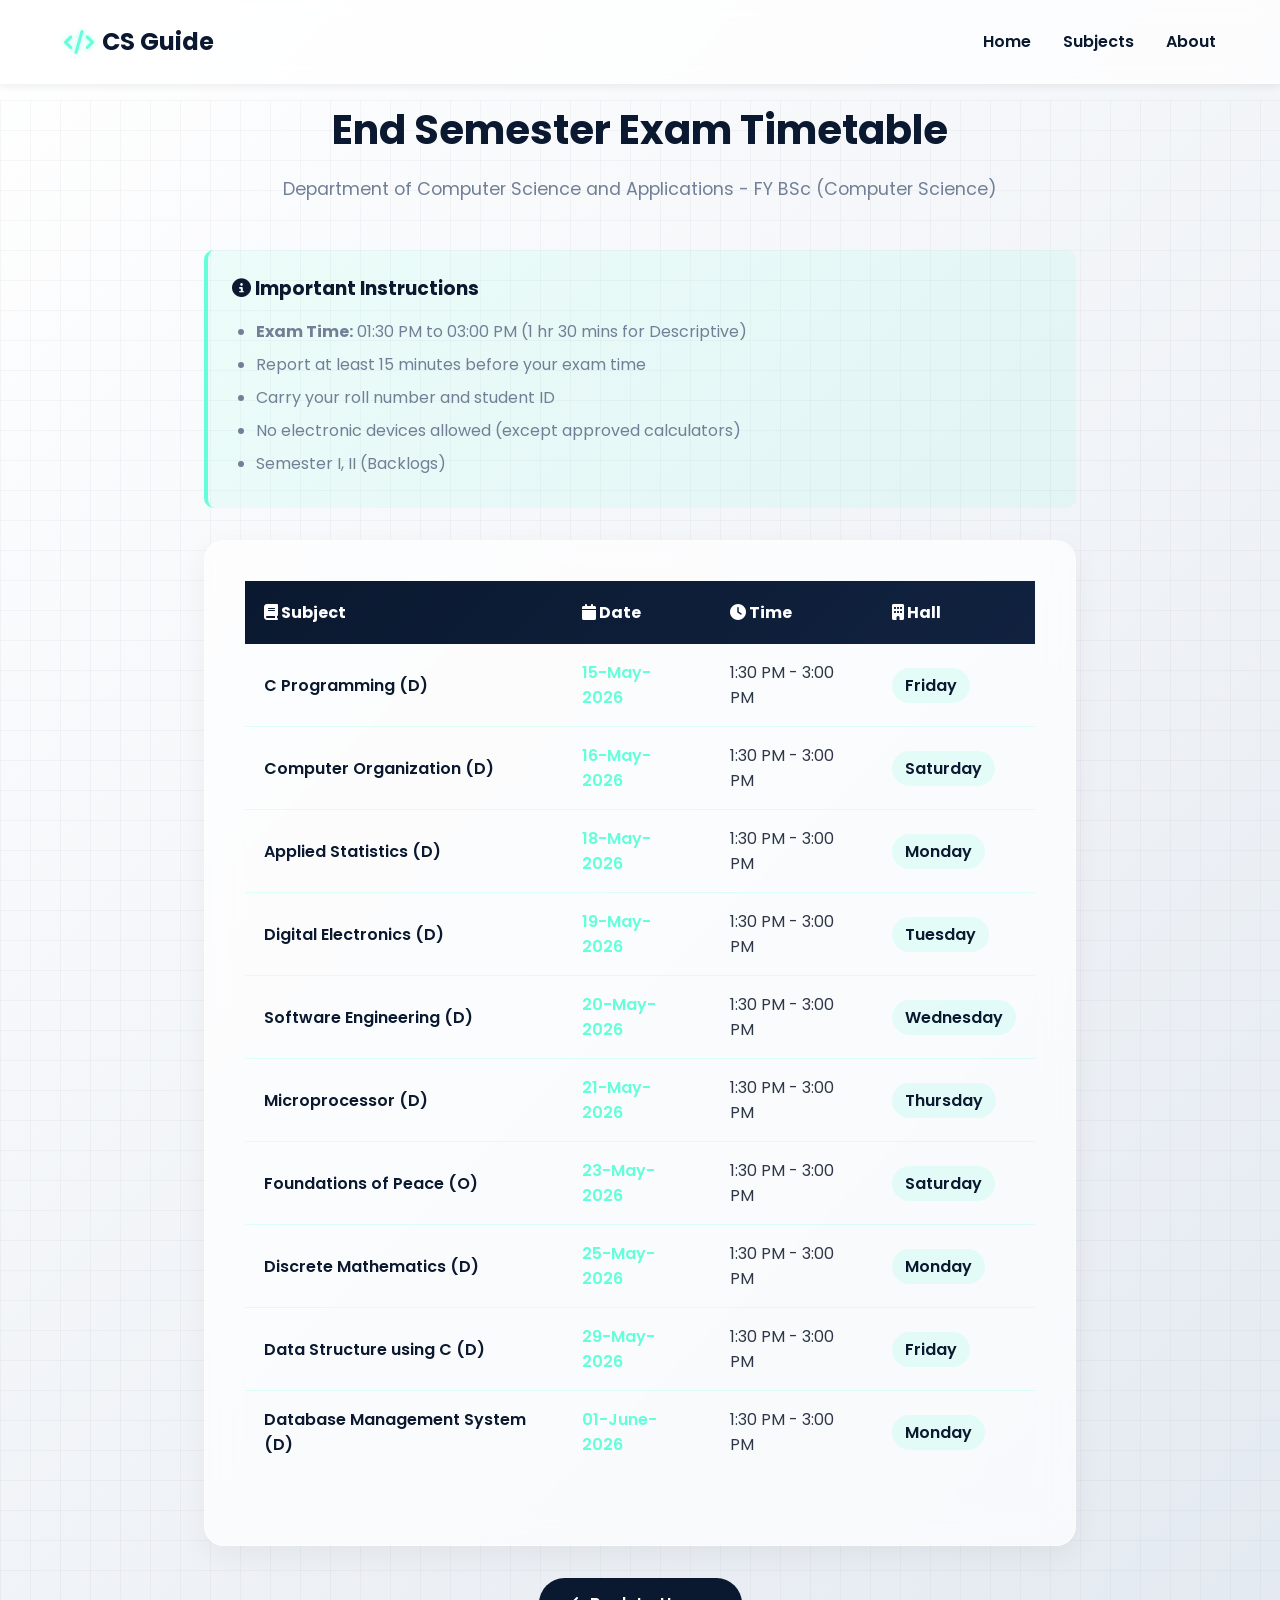
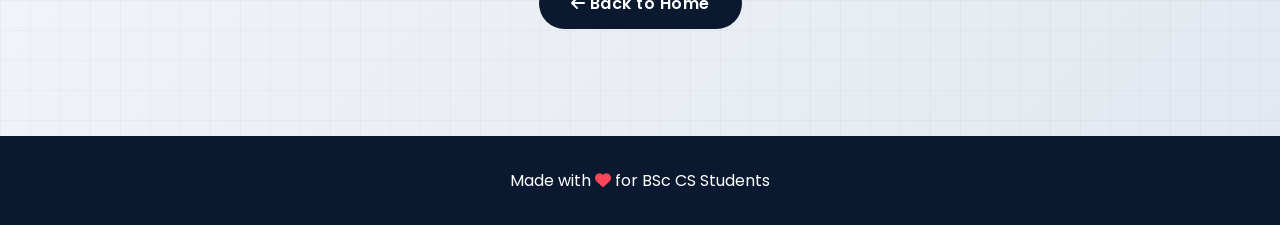
<file: timetable.html>
<!DOCTYPE html>
<html lang="en">
<head>
    <meta charset="UTF-8">
    <meta name="viewport" content="width=device-width, initial-scale=1.0">
    <title>End Semester Exam Timetable</title>
    
    <!-- Google Fonts: Poppins -->
    <link href="https://fonts.googleapis.com/css2?family=Poppins:wght@300;400;600;700&display=swap" rel="stylesheet">
    
    <!-- Font Awesome for Icons -->
    <link rel="stylesheet" href="https://cdnjs.cloudflare.com/ajax/libs/font-awesome/6.4.0/css/all.min.css">

    <style>
        :root {
            --primary-dark: #0a192f;
            --primary-light: #112240;
            --accent: #64ffda;
            --text-main: #2d3748;
            --text-light: #718096;
            --bg-gradient-start: #ffffff;
            --bg-gradient-end: #e2e8f0;
            --glass-bg: rgba(255, 255, 255, 0.7);
            --glass-border: rgba(255, 255, 255, 0.5);
        }

        * {
            margin: 0;
            padding: 0;
            box-sizing: border-box;
            font-family: 'Poppins', sans-serif;
            scroll-behavior: smooth;
        }

        body {
            color: var(--text-main);
            background: linear-gradient(135deg, var(--bg-gradient-start), var(--bg-gradient-end));
            position: relative;
            overflow-x: hidden;
        }

        body::before {
            content: '';
            position: absolute;
            top: 0; left: 0; right: 0; bottom: 0;
            background-image: 
                linear-gradient(rgba(10, 25, 47, 0.03) 1px, transparent 1px),
                linear-gradient(90deg, rgba(10, 25, 47, 0.03) 1px, transparent 1px);
            background-size: 30px 30px;
            z-index: -1;
        }

        /* --- NAVBAR --- */
        nav {
            position: fixed;
            width: 100%;
            top: 0;
            z-index: 1000;
            display: flex;
            justify-content: space-between;
            align-items: center;
            padding: 1.5rem 5%;
            background: var(--glass-bg);
            backdrop-filter: blur(10px);
            border-bottom: 1px solid var(--glass-border);
            box-shadow: 0 4px 6px rgba(0, 0, 0, 0.05);
            transition: all 0.3s ease;
        }

        .logo {
            font-size: 1.5rem;
            font-weight: 700;
            color: var(--primary-dark);
            display: flex;
            align-items: center;
            gap: 0.5rem;
            text-decoration: none;
        }

        .logo i {
            color: var(--accent);
            text-shadow: 0 0 5px rgba(100, 255, 218, 0.5);
        }

        .nav-links {
            display: flex;
            list-style: none;
            gap: 2rem;
        }

        .nav-links a {
            font-weight: 600;
            color: var(--primary-dark);
            position: relative;
            transition: color 0.3s;
            text-decoration: none;
        }

        .nav-links a:hover {
            color: var(--accent);
        }

        /* --- MAIN CONTAINER --- */
        .container {
            max-width: 1000px;
            margin: 100px auto;
            padding: 0 5%;
        }

        .page-title {
            text-align: center;
            font-size: 2.5rem;
            color: var(--primary-dark);
            margin-bottom: 1rem;
        }

        .page-subtitle {
            text-align: center;
            color: var(--text-light);
            font-size: 1.1rem;
            margin-bottom: 3rem;
        }

        /* --- TIMETABLE STYLES --- */
        .timetable-wrapper {
            background: var(--glass-bg);
            backdrop-filter: blur(16px);
            border: 1px solid var(--glass-border);
            border-radius: 20px;
            padding: 2.5rem;
            box-shadow: 0 10px 30px rgba(0, 0, 0, 0.05);
            overflow-x: auto;
        }

        table {
            width: 100%;
            border-collapse: collapse;
            margin-bottom: 2rem;
        }

        table thead {
            background: linear-gradient(135deg, var(--primary-dark), var(--primary-light));
            color: #ffffff;
        }

        table th {
            padding: 1.2rem;
            text-align: left;
            font-weight: 700;
            font-size: 1rem;
        }

        table td {
            padding: 1rem 1.2rem;
            border-bottom: 1px solid rgba(100, 255, 218, 0.2);
        }

        table tbody tr {
            transition: all 0.3s ease;
        }

        table tbody tr:hover {
            background: rgba(100, 255, 218, 0.1);
            transform: scale(1.01);
        }

        table tbody tr:last-child td {
            border-bottom: none;
        }

        .subject-name {
            font-weight: 600;
            color: var(--primary-dark);
        }

        .exam-date {
            color: var(--accent);
            font-weight: 600;
        }

        .exam-time {
            color: var(--text-main);
        }

        .exam-hall {
            background: rgba(100, 255, 218, 0.15);
            padding: 0.3rem 0.8rem;
            border-radius: 20px;
            display: inline-block;
            font-weight: 600;
            color: var(--primary-dark);
        }

        /* --- INFO BOX --- */
        .info-box {
            background: rgba(100, 255, 218, 0.1);
            border-left: 4px solid var(--accent);
            padding: 1.5rem;
            border-radius: 10px;
            margin-bottom: 2rem;
        }

        .info-box h3 {
            color: var(--primary-dark);
            margin-bottom: 0.5rem;
        }

        .info-box p {
            color: var(--text-light);
            line-height: 1.6;
        }

        .info-box ul {
            margin-left: 1.5rem;
            margin-top: 1rem;
        }

        .info-box li {
            color: var(--text-light);
            margin-bottom: 0.5rem;
        }

        /* --- BUTTONS --- */
        .btn {
            display: inline-block;
            background: var(--primary-dark);
            color: #ffffff;
            padding: 0.8rem 2rem;
            border-radius: 50px;
            font-weight: 600;
            letter-spacing: 0.5px;
            transition: all 0.3s ease;
            position: relative;
            overflow: hidden;
            z-index: 1;
            text-decoration: none;
            border: none;
            cursor: pointer;
        }

        .btn::before {
            content: '';
            position: absolute;
            top: 0; left: 0; width: 100%; height: 100%;
            background: linear-gradient(45deg, var(--primary-dark), var(--accent));
            z-index: -1;
            transition: opacity 0.3s ease;
            opacity: 0;
        }

        .btn:hover::before {
            opacity: 1;
        }

        .btn:hover {
            color: #ffffff;
            box-shadow: 0 5px 15px rgba(100, 255, 218, 0.4);
        }

        .btn-back {
            margin-top: 2rem;
            text-align: center;
        }

        /* --- FOOTER --- */
        footer {
            background: var(--primary-dark);
            color: #ffffff;
            text-align: center;
            padding: 2rem 5%;
            margin-top: 4rem;
        }

        /* --- RESPONSIVE --- */
        @media (max-width: 768px) {
            .nav-links {
                display: none;
            }
            .container {
                margin-top: 80px;
            }
            .page-title {
                font-size: 1.8rem;
            }
            table {
                font-size: 0.9rem;
            }
            table th, table td {
                padding: 0.8rem;
            }
        }
    </style>
</head>
<body>

    <!-- Header / Navbar -->
    <nav>
        <a href="index.html" class="logo">
            <i class="fa-solid fa-code"></i> CS Guide
        </a>
        <ul class="nav-links">
            <li><a href="index.html#home">Home</a></li>
            <li><a href="index.html#subjects">Subjects</a></li>
            <li><a href="index.html#about">About</a></li>
        </ul>
    </nav>

    <!-- Main Content -->
    <div class="container">
        <h1 class="page-title">End Semester Exam Timetable</h1>
        <p class="page-subtitle">Department of Computer Science and Applications - FY BSc (Computer Science)</p>

        <!-- Important Info Box -->
        <div class="info-box">
            <h3><i class="fa-solid fa-info-circle"></i> Important Instructions</h3>
            <ul>
                <li><strong>Exam Time:</strong> 01:30 PM to 03:00 PM (1 hr 30 mins for Descriptive)</li>
                <li>Report at least 15 minutes before your exam time</li>
                <li>Carry your roll number and student ID</li>
                <li>No electronic devices allowed (except approved calculators)</li>
                <li>Semester I, II (Backlogs)</li>
            </ul>
        </div>

        <!-- Timetable -->
        <div class="timetable-wrapper">
            <table>
                <thead>
                    <tr>
                        <th><i class="fa-solid fa-book"></i> Subject</th>
                        <th><i class="fa-solid fa-calendar"></i> Date</th>
                        <th><i class="fa-solid fa-clock"></i> Time</th>
                        <th><i class="fa-solid fa-building"></i> Hall</th>
                    </tr>
                </thead>
                <tbody>
                    <tr>
                        <td class="subject-name">C Programming (D)</td>
                        <td class="exam-date">15-May-2026</td>
                        <td class="exam-time">1:30 PM - 3:00 PM</td>
                        <td><span class="exam-hall">Friday</span></td>
                    </tr>
                    <tr>
                        <td class="subject-name">Computer Organization (D)</td>
                        <td class="exam-date">16-May-2026</td>
                        <td class="exam-time">1:30 PM - 3:00 PM</td>
                        <td><span class="exam-hall">Saturday</span></td>
                    </tr>
                    <tr>
                        <td class="subject-name">Applied Statistics (D)</td>
                        <td class="exam-date">18-May-2026</td>
                        <td class="exam-time">1:30 PM - 3:00 PM</td>
                        <td><span class="exam-hall">Monday</span></td>
                    </tr>
                    <tr>
                        <td class="subject-name">Digital Electronics (D)</td>
                        <td class="exam-date">19-May-2026</td>
                        <td class="exam-time">1:30 PM - 3:00 PM</td>
                        <td><span class="exam-hall">Tuesday</span></td>
                    </tr>
                    <tr>
                        <td class="subject-name">Software Engineering (D)</td>
                        <td class="exam-date">20-May-2026</td>
                        <td class="exam-time">1:30 PM - 3:00 PM</td>
                        <td><span class="exam-hall">Wednesday</span></td>
                    </tr>
                    <tr>
                        <td class="subject-name">Microprocessor (D)</td>
                        <td class="exam-date">21-May-2026</td>
                        <td class="exam-time">1:30 PM - 3:00 PM</td>
                        <td><span class="exam-hall">Thursday</span></td>
                    </tr>
                    <tr>
                        <td class="subject-name">Foundations of Peace (O)</td>
                        <td class="exam-date">23-May-2026</td>
                        <td class="exam-time">1:30 PM - 3:00 PM</td>
                        <td><span class="exam-hall">Saturday</span></td>
                    </tr>
                    <tr>
                        <td class="subject-name">Discrete Mathematics (D)</td>
                        <td class="exam-date">25-May-2026</td>
                        <td class="exam-time">1:30 PM - 3:00 PM</td>
                        <td><span class="exam-hall">Monday</span></td>
                    </tr>
                    <tr>
                        <td class="subject-name">Data Structure using C (D)</td>
                        <td class="exam-date">29-May-2026</td>
                        <td class="exam-time">1:30 PM - 3:00 PM</td>
                        <td><span class="exam-hall">Friday</span></td>
                    </tr>
                    <tr>
                        <td class="subject-name">Database Management System (D)</td>
                        <td class="exam-date">01-June-2026</td>
                        <td class="exam-time">1:30 PM - 3:00 PM</td>
                        <td><span class="exam-hall">Monday</span></td>
                    </tr>
                </tbody>
            </table>
        </div>

        <!-- Back Button -->
        <div class="btn-back">
            <a href="index.html" class="btn"><i class="fa-solid fa-arrow-left"></i> Back to Home</a>
        </div>
    </div>

    <!-- Footer -->
    <footer>
        <p>Made with <i class="fa-solid fa-heart" style="color: #ff4757;"></i> for BSc CS Students</p>
    </footer>

</body>
</html>
</file>
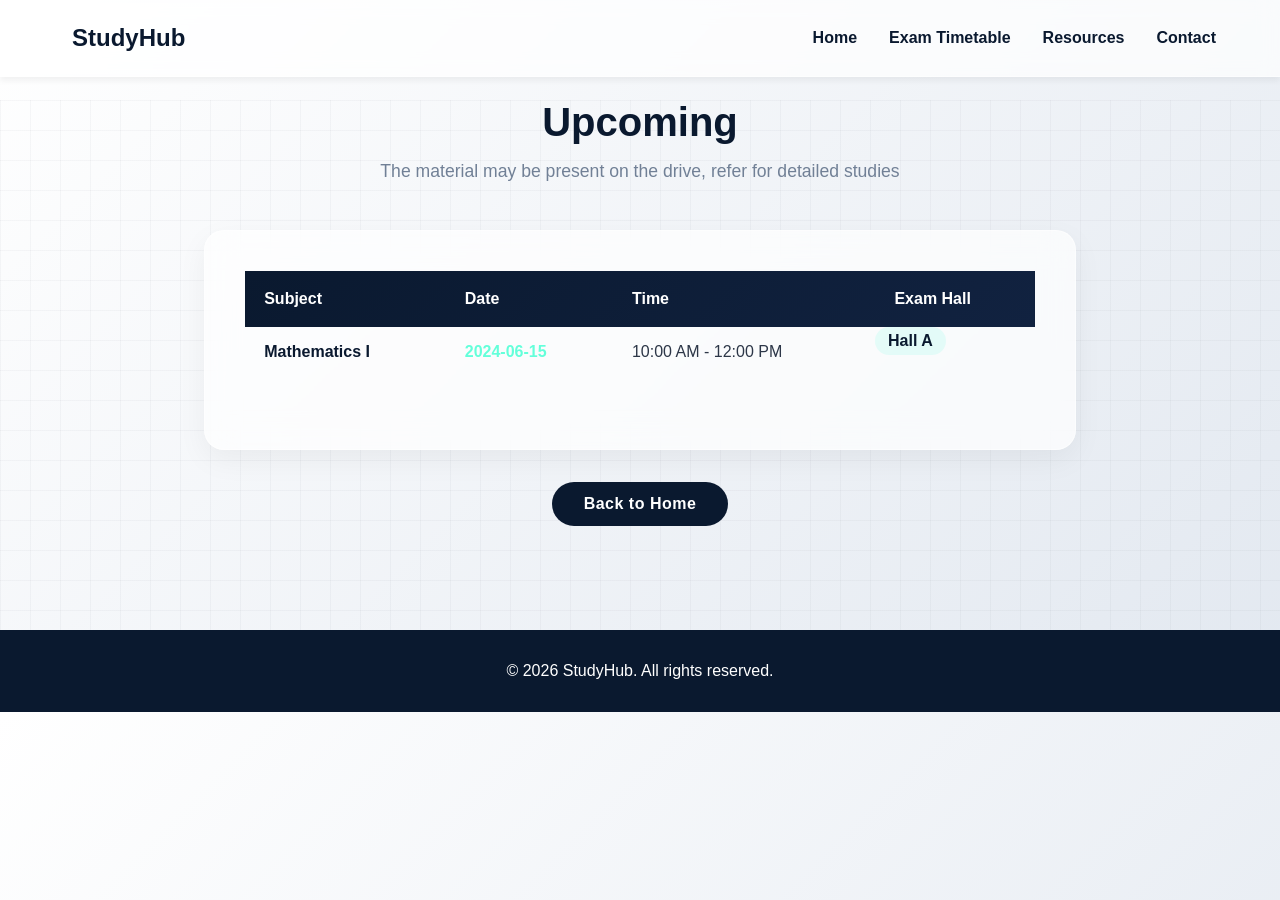
<file: upcomming.html>
<!DOCTYPE html>
<html lang="en">
<head>
    <title>upcomming</title>
</head>
<style>
        :root {
            --primary-dark: #0a192f;
            --primary-light: #112240;
            --accent: #64ffda;
            --text-main: #2d3748;
            --text-light: #718096;
            --bg-gradient-start: #ffffff;
            --bg-gradient-end: #e2e8f0;
            --glass-bg: rgba(255, 255, 255, 0.7);
            --glass-border: rgba(255, 255, 255, 0.5);
        }

        * {
            margin: 0;
            padding: 0;
            box-sizing: border-box;
            font-family: 'Poppins', sans-serif;
            scroll-behavior: smooth;
        }

        body {
            color: var(--text-main);
            background: linear-gradient(135deg, var(--bg-gradient-start), var(--bg-gradient-end));
            position: relative;
            overflow-x: hidden;
        }

        body::before {
            content: '';
            position: absolute;
            top: 0; left: 0; right: 0; bottom: 0;
            background-image: 
                linear-gradient(rgba(10, 25, 47, 0.03) 1px, transparent 1px),
                linear-gradient(90deg, rgba(10, 25, 47, 0.03) 1px, transparent 1px);
            background-size: 30px 30px;
            z-index: -1;
        }

        /* --- NAVBAR --- */
        nav {
            position: fixed;
            width: 100%;
            top: 0;
            z-index: 1000;
            display: flex;
            justify-content: space-between;
            align-items: center;
            padding: 1.5rem 5%;
            background: var(--glass-bg);
            backdrop-filter: blur(10px);
            border-bottom: 1px solid var(--glass-border);
            box-shadow: 0 4px 6px rgba(0, 0, 0, 0.05);
            transition: all 0.3s ease;
        }

        .logo {
            font-size: 1.5rem;
            font-weight: 700;
            color: var(--primary-dark);
            display: flex;
            align-items: center;
            gap: 0.5rem;
            text-decoration: none;
        }

        .logo i {
            color: var(--accent);
            text-shadow: 0 0 5px rgba(100, 255, 218, 0.5);
        }

        .nav-links {
            display: flex;
            list-style: none;
            gap: 2rem;
        }

        .nav-links a {
            font-weight: 600;
            color: var(--primary-dark);
            position: relative;
            transition: color 0.3s;
            text-decoration: none;
        }

        .nav-links a:hover {
            color: var(--accent);
        }

        /* --- MAIN CONTAINER --- */
        .container {
            max-width: 1000px;
            margin: 100px auto;
            padding: 0 5%;
        }

        .page-title {
            text-align: center;
            font-size: 2.5rem;
            color: var(--primary-dark);
            margin-bottom: 1rem;
        }

        .page-subtitle {
            text-align: center;
            color: var(--text-light);
            font-size: 1.1rem;
            margin-bottom: 3rem;
        }

        /* --- TIMETABLE STYLES --- */
        .timetable-wrapper {
            background: var(--glass-bg);
            backdrop-filter: blur(16px);
            border: 1px solid var(--glass-border);
            border-radius: 20px;
            padding: 2.5rem;
            box-shadow: 0 10px 30px rgba(0, 0, 0, 0.05);
            overflow-x: auto;
        }

        table {
            width: 100%;
            border-collapse: collapse;
            margin-bottom: 2rem;
        }

        table thead {
            background: linear-gradient(135deg, var(--primary-dark), var(--primary-light));
            color: #ffffff;
        }

        table th {
            padding: 1.2rem;
            text-align: left;
            font-weight: 700;
            font-size: 1rem;
        }

        table td {
            padding: 1rem 1.2rem;
            border-bottom: 1px solid rgba(100, 255, 218, 0.2);
        }

        table tbody tr {
            transition: all 0.3s ease;
        }

        table tbody tr:hover {
            background: rgba(100, 255, 218, 0.1);
            transform: scale(1.01);
        }

        table tbody tr:last-child td {
            border-bottom: none;
        }

        .subject-name {
            font-weight: 600;
            color: var(--primary-dark);
        }

        .exam-date {
            color: var(--accent);
            font-weight: 600;
        }

        .exam-time {
            color: var(--text-main);
        }

        .exam-hall {
            background: rgba(100, 255, 218, 0.15);
            padding: 0.3rem 0.8rem;
            border-radius: 20px;
            display: inline-block;
            font-weight: 600;
            color: var(--primary-dark);
        }

        /* --- INFO BOX --- */
        .info-box {
            background: rgba(100, 255, 218, 0.1);
            border-left: 4px solid var(--accent);
            padding: 1.5rem;
            border-radius: 10px;
            margin-bottom: 2rem;
        }

        .info-box h3 {
            color: var(--primary-dark);
            margin-bottom: 0.5rem;
        }

        .info-box p {
            color: var(--text-light);
            line-height: 1.6;
        }

        .info-box ul {
            margin-left: 1.5rem;
            margin-top: 1rem;
        }

        .info-box li {
            color: var(--text-light);
            margin-bottom: 0.5rem;
        }

        /* --- BUTTONS --- */
        .btn {
            display: inline-block;
            background: var(--primary-dark);
            color: #ffffff;
            padding: 0.8rem 2rem;
            border-radius: 50px;
            font-weight: 600;
            letter-spacing: 0.5px;
            transition: all 0.3s ease;
            position: relative;
            overflow: hidden;
            z-index: 1;
            text-decoration: none;
            border: none;
            cursor: pointer;
        }

        .btn::before {
            content: '';
            position: absolute;
            top: 0; left: 0; width: 100%; height: 100%;
            background: linear-gradient(45deg, var(--primary-dark), var(--accent));
            z-index: -1;
            transition: opacity 0.3s ease;
            opacity: 0;
        }

        .btn:hover::before {
            opacity: 1;
        }

        .btn:hover {
            color: #ffffff;
            box-shadow: 0 5px 15px rgba(100, 255, 218, 0.4);
        }

        .btn-back {
            margin-top: 2rem;
            text-align: center;
        }

        /* --- FOOTER --- */
        footer {
            background: var(--primary-dark);
            color: #ffffff;
            text-align: center;
            padding: 2rem 5%;
            margin-top: 4rem;
        }

        /* --- RESPONSIVE --- */
        @media (max-width: 768px) {
            .nav-links {
                display: none;
            }
            .container {
                margin-top: 80px;
            }
            .page-title {
                font-size: 1.8rem;
            }
            table {
                font-size: 0.9rem;
            }
            table th, table td {
                padding: 0.8rem;
            }
        }
    </style>
</head>
<body>
    <nav>
        <a href="index.html" class="logo"><i class="fas fa-graduation-cap"></i> StudyHub</a>
        <ul class="nav-links">
            <li><a href="index.html">Home</a></li>
            <li><a href="examtimetable.html">Exam Timetable</a></li>
            <li><a href="https://drive.google.com/drive/folders/1aBUnMwhmpcdNhNzcz46ek5PPRmB-enQU?usp=drive_link">Resources</a></li>
            <li><a href="#">Contact</a></li>
        </ul>
    </nav>

    <!-- Main Content -->
    <div class="container">
        <h1 class="page-title">Upcoming</h1>
        <p class="page-subtitle">The material may be present on the drive, refer for detailed studies</p>

        <!-- Important Info Box -->
      <!-- <div class="info-box">
            <h3>Important Information</h3>
            <p>Please check the exam timetable regularly for any updates or changes. Ensure you are aware of the exam dates, times, and venues.</p>
            <ul>
                <li>Bring your student ID to all exams.</li>
                <li>Arrive at least 15 minutes before the scheduled time.</li>
                <li>Follow all exam regulations and instructions.</li>
            </ul>
        </div> -->  

        <!-- Exam Timetable Table -->
        <div class="timetable-wrapper">
            <table>
                <thead>
                    <tr>
                        <th>Subject</th>
                        <th>Date</th>
                        <th>Time</th>
                        <th>Exam Hall</th>
                    </tr>
                </thead>
                <tbody>
                    <!-- Example Row -->
                    <tr>
                        <td class="subject-name">Mathematics I</td>
                        <td class="exam-date">2024-06-15</td>
                        <td class="exam-time">10:00 AM - 12:00 PM</td>
                        <td class="exam-hall">Hall A</td>
                    </tr>
                    <!-- Add more rows as needed -->
                </tbody>
            </table>
        </div>

        <!-- Back Button -->
        <div class="btn-back">
            <a href="index.html" class="btn">Back to Home</a>
        </div>

    </div>

    <!-- Footer -->
    <footer>
        &copy; 2026 StudyHub. All rights reserved.
    </footer>
</html>
</file>
